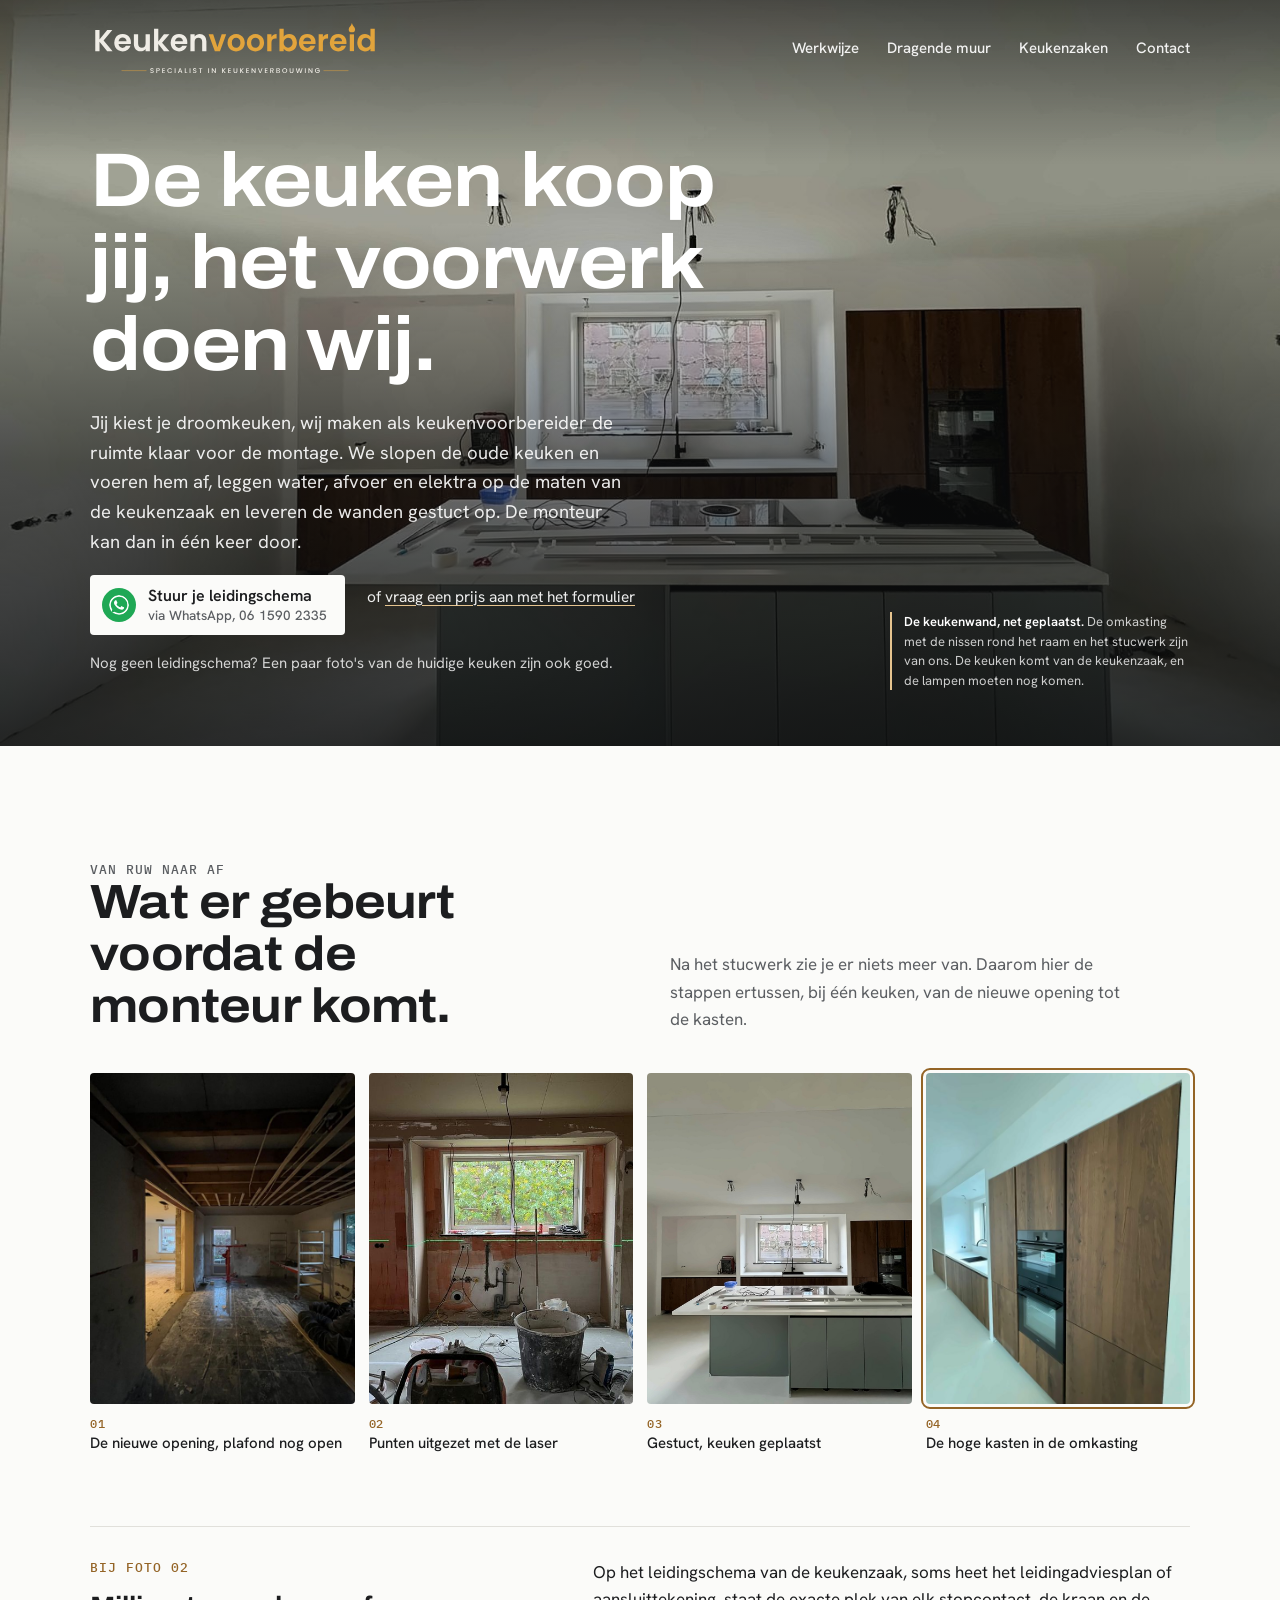
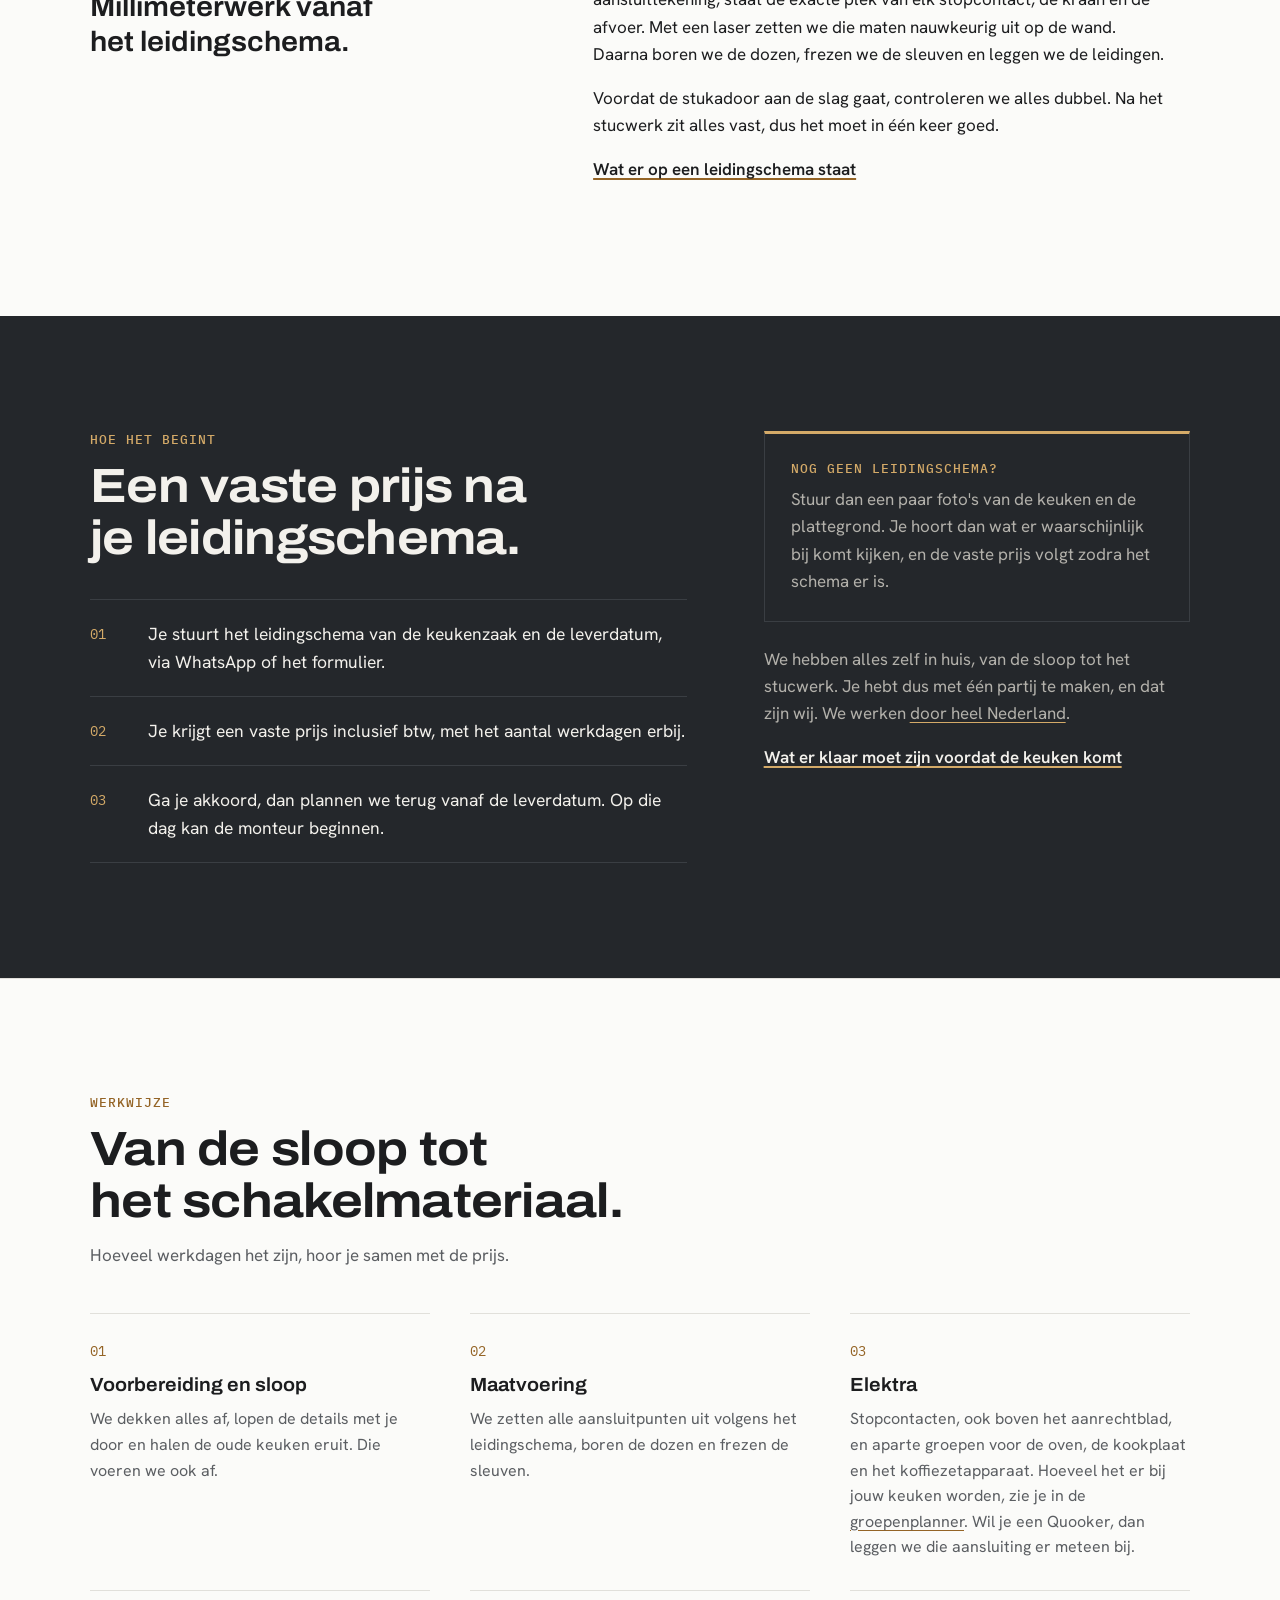
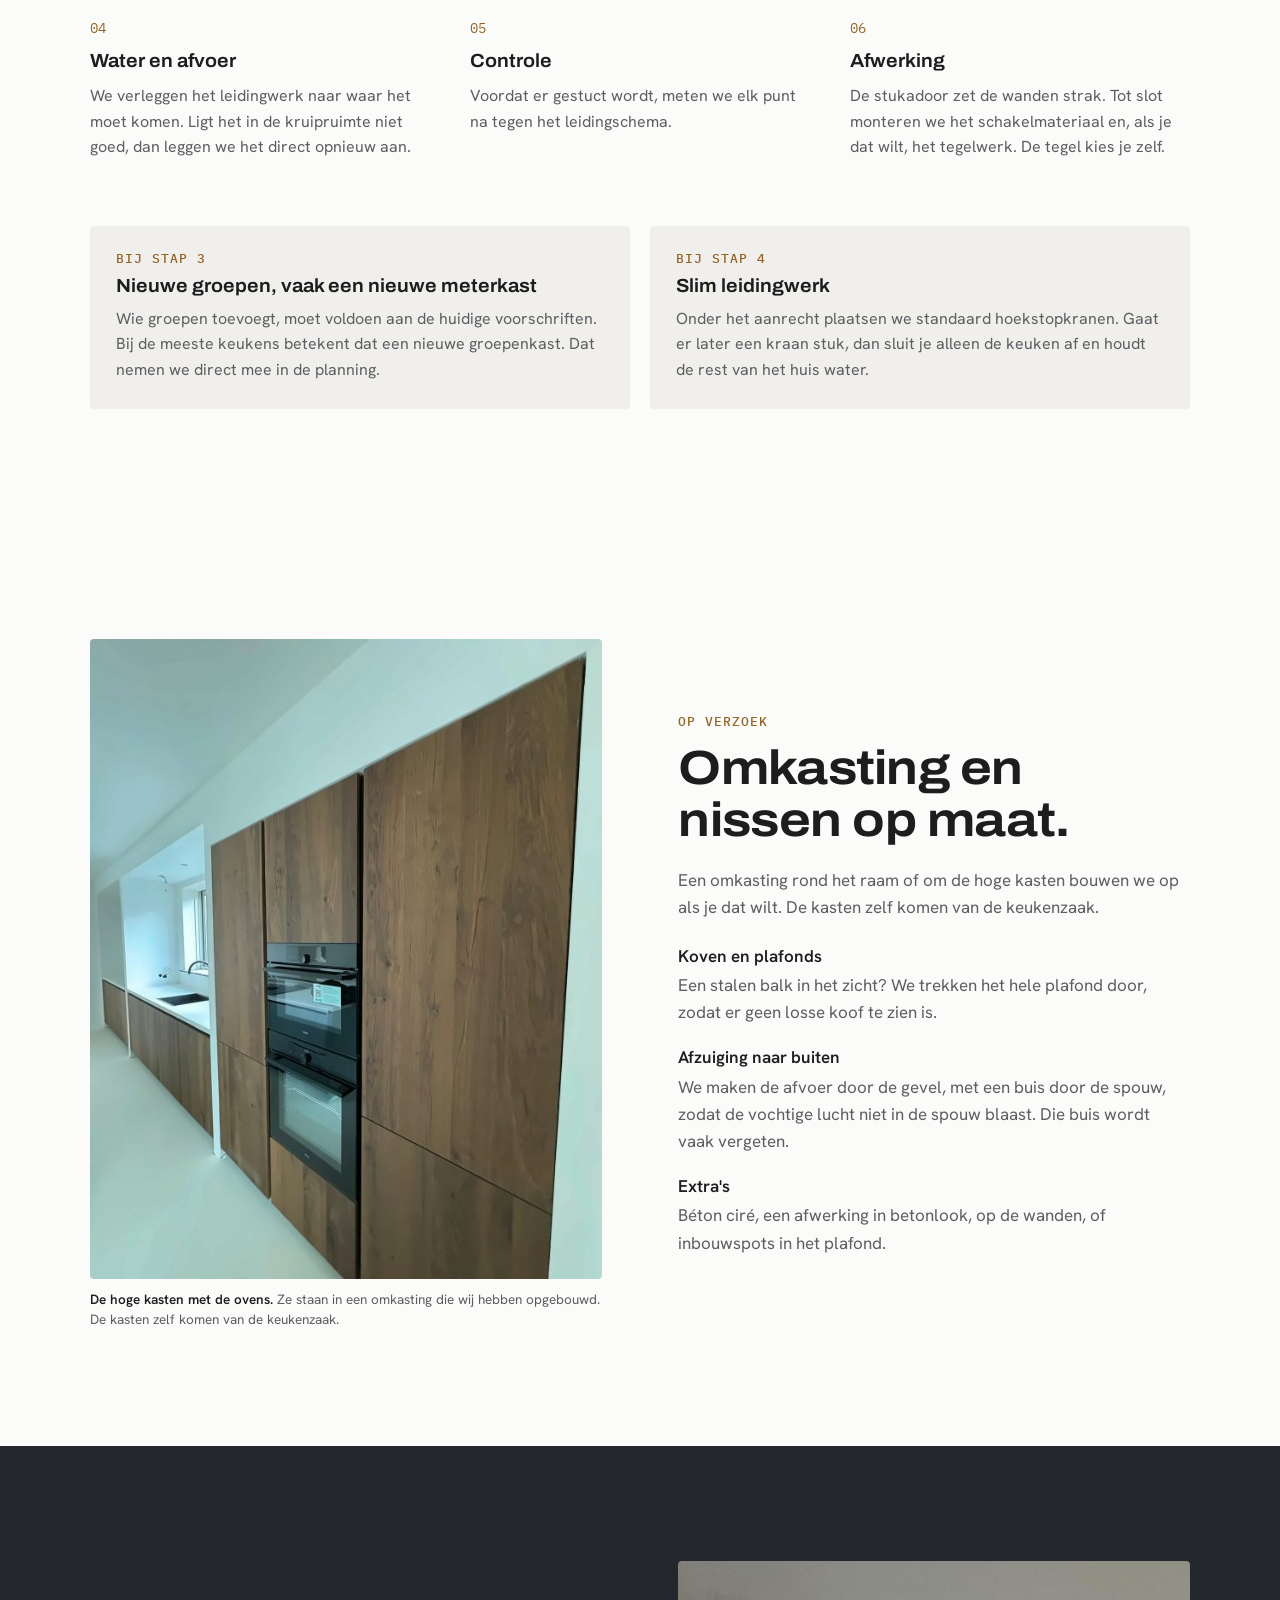
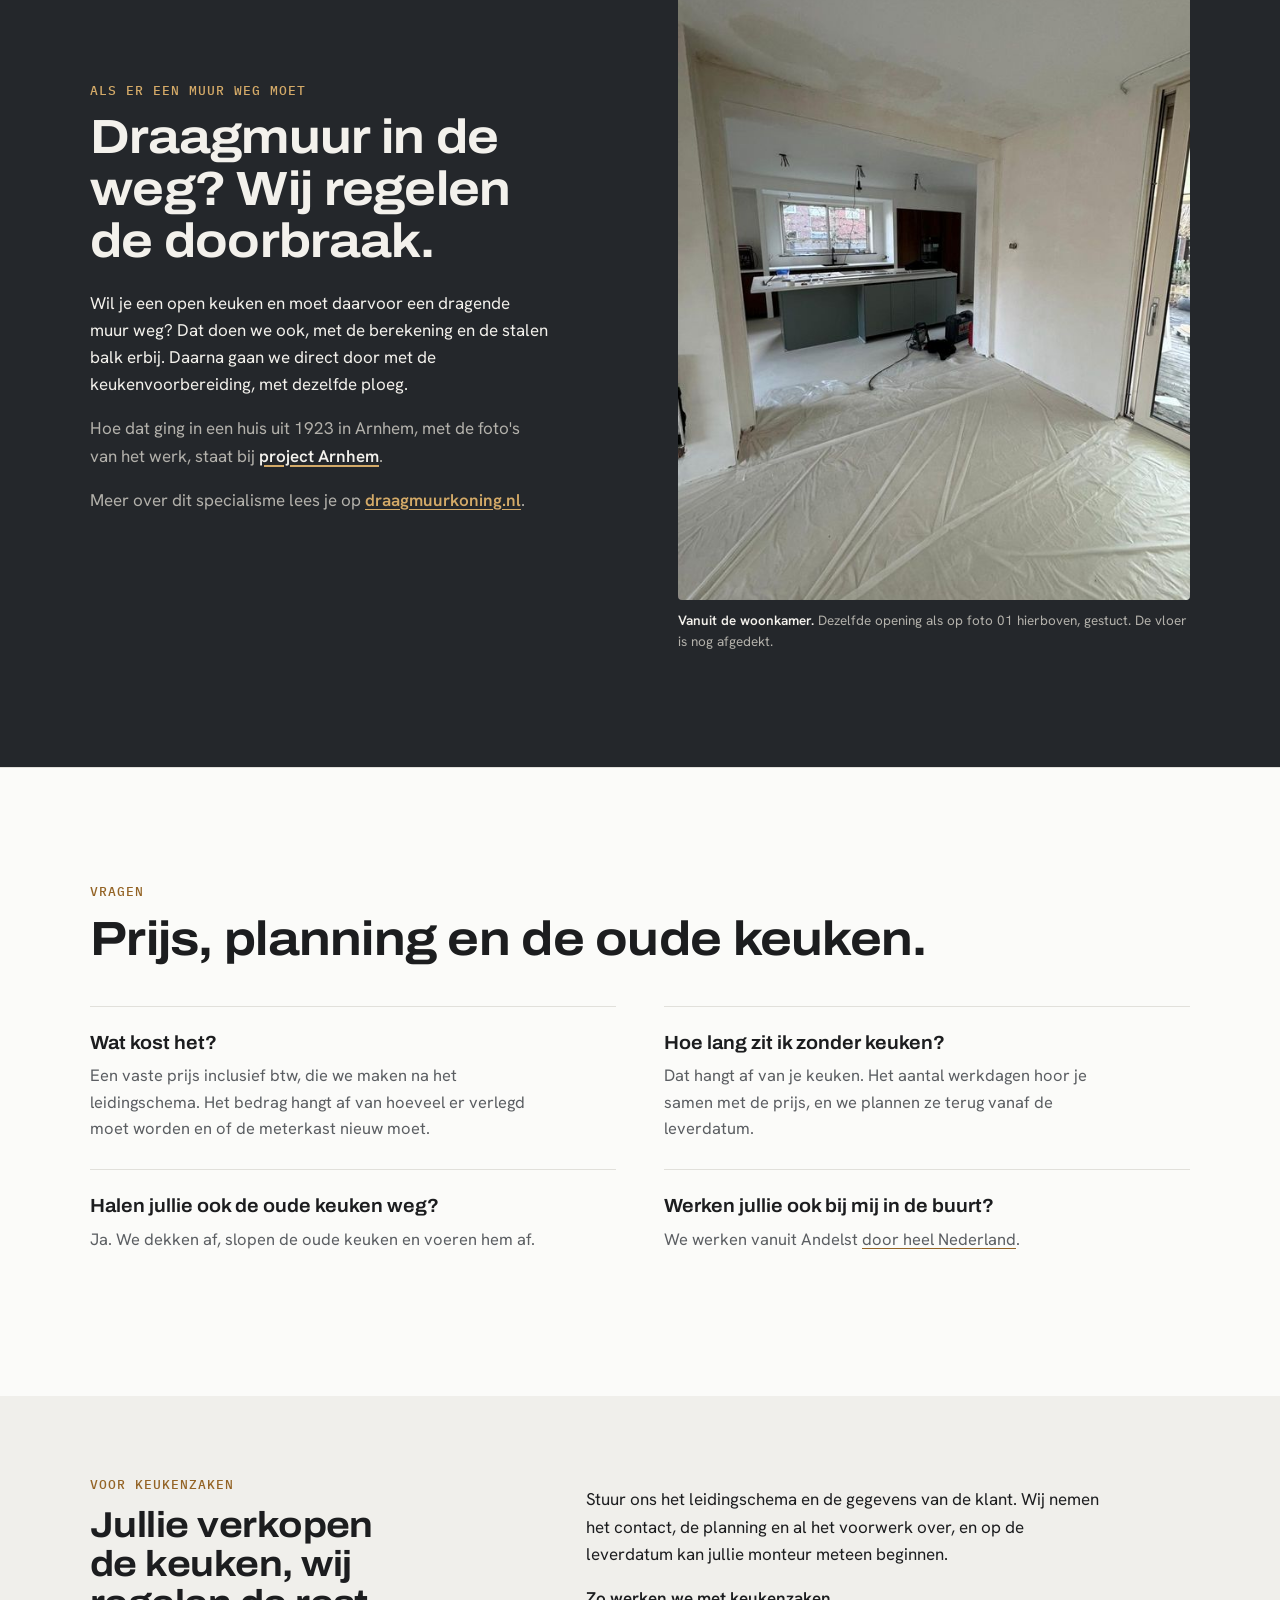
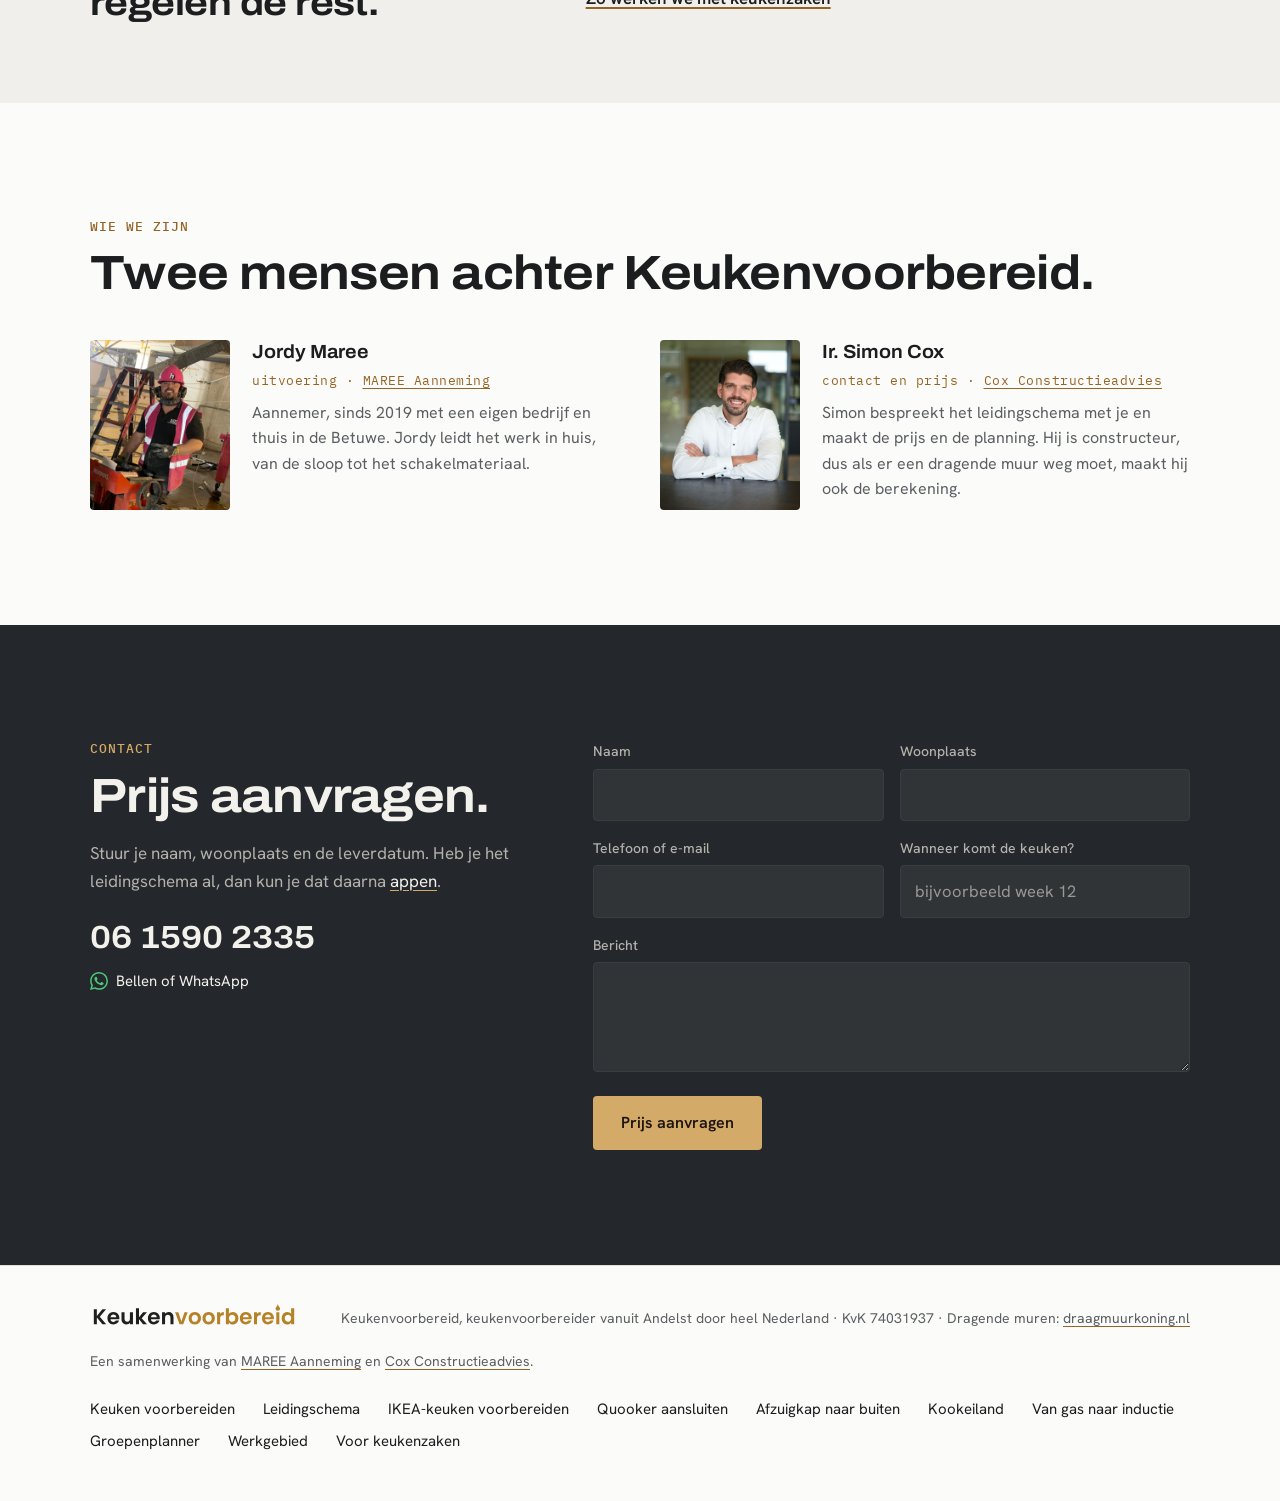
<file: index.html>
<!doctype html>
<html lang="nl">
<head>
<meta charset="utf-8">
<meta name="viewport" content="width=device-width, initial-scale=1">
<title>Keuken laten voorbereiden door een keukenvoorbereider</title>
<meta name="description" content="Keukenvoorbereider vanuit Andelst, door heel Nederland. De keuken koop jij, het voorwerk doen wij: sloop, elektra, water en afvoer, stucwerk en tegels.">
<link rel="canonical" href="https://www.keukenvoorbereid.nl/">
<meta property="og:type" content="website">
<meta property="og:site_name" content="Keukenvoorbereid">
<meta property="og:title" content="Keuken laten voorbereiden door een keukenvoorbereider">
<meta property="og:description" content="Keukenvoorbereider vanuit Andelst, door heel Nederland. De keuken koop jij, het voorwerk doen wij: sloop, elektra, water en afvoer, stucwerk en tegels.">
<meta property="og:locale" content="nl_NL">
<meta property="og:url" content="https://www.keukenvoorbereid.nl/">
<meta property="og:image" content="https://www.keukenvoorbereid.nl/images/og_keukenwand.jpg">
<meta property="og:image:width" content="1200">
<meta property="og:image:height" content="630">
<meta name="twitter:card" content="summary_large_image">
<link rel="icon" type="image/svg+xml" href="/favicon.svg">
<script type="application/ld+json">
{
  "@context": "https://schema.org",
  "@graph": [
    {
      "@type": "HomeAndConstructionBusiness",
      "@id": "https://www.keukenvoorbereid.nl/#bedrijf",
      "name": "Keukenvoorbereid",
      "slogan": "De keuken koop jij, het voorwerk doen wij",
      "founder": [
        { "@type": "Person", "name": "Jordy Maree", "jobTitle": "Aannemer", "worksFor": { "@type": "Organization", "name": "MAREE Aanneming", "url": "https://www.aannemingmaree.nl/" } },
        { "@type": "Person", "name": "Simon Cox", "honorificPrefix": "ir.", "jobTitle": "Constructeur", "worksFor": { "@type": "Organization", "name": "Cox Constructieadvies", "url": "https://www.coxadvies.nl/" } }
      ],
      "url": "https://www.keukenvoorbereid.nl/",
      "sameAs": [
        "https://maps.google.com/?cid=17002406872122337202"
      ],
      "telephone": "+31615902335",
      "address": { "@type": "PostalAddress", "addressLocality": "Andelst", "addressRegion": "Gelderland", "addressCountry": "NL" },
      "logo": "https://www.keukenvoorbereid.nl/images/logo/logo_kv_donker.png",
      "image": "https://www.keukenvoorbereid.nl/images/og_keukenwand.jpg",
      "description": "Keukenvoorbereid is keukenvoorbereider vanuit Andelst en maakt de ruimte klaar voor de montage van een nieuwe keuken: sloop en afvoer van de oude keuken, elektra en meterkast, water en afvoer, stucwerk, tegels en schakelmateriaal, volgens het leidingschema van de keukenzaak.",
      "areaServed": {
        "@type": "Country",
        "name": "Nederland"
      },
      "knowsAbout": [
        "keukenvoorbereiding",
        "leidingschema",
        "keukensloop",
        "meterkast",
        "perilex",
        "hoekstopkranen",
        "standbouw",
        "dragende muur doorbreken"
      ],
      "hasOfferCatalog": {
        "@type": "OfferCatalog",
        "name": "Keukenvoorbereiding",
        "itemListElement": [
          {
            "@type": "Offer",
            "itemOffered": {
              "@type": "Service",
              "name": "Sloop en afvoer van de oude keuken"
            }
          },
          {
            "@type": "Offer",
            "itemOffered": {
              "@type": "Service",
              "name": "Elektra, groepen en meterkast"
            }
          },
          {
            "@type": "Offer",
            "itemOffered": {
              "@type": "Service",
              "name": "Water en afvoer volgens het leidingschema"
            }
          },
          {
            "@type": "Offer",
            "itemOffered": {
              "@type": "Service",
              "name": "Stucwerk"
            }
          },
          {
            "@type": "Offer",
            "itemOffered": {
              "@type": "Service",
              "name": "Tegelwerk"
            }
          },
          {
            "@type": "Offer",
            "itemOffered": {
              "@type": "Service",
              "name": "Schakelmateriaal leveren en monteren"
            }
          },
          {
            "@type": "Offer",
            "itemOffered": {
              "@type": "Service",
              "name": "Standbouw en omkasting"
            }
          },
          {
            "@type": "Offer",
            "itemOffered": {
              "@type": "Service",
              "name": "Dragende muur doorbreken",
              "url": "https://www.draagmuurkoning.nl/"
            }
          }
        ]
      }
    },
    {
      "@type": "WebSite",
      "@id": "https://www.keukenvoorbereid.nl/#website",
      "name": "Keukenvoorbereid",
      "url": "https://www.keukenvoorbereid.nl/",
      "inLanguage": "nl-NL",
      "publisher": {
        "@id": "https://www.keukenvoorbereid.nl/#bedrijf"
      }
    },
    {
      "@type": "Service",
      "@id": "https://www.keukenvoorbereid.nl/#keukenvoorbereiding",
      "name": "Keuken voorbereiden voor montage",
      "serviceType": "Keukenvoorbereiding",
      "provider": {
        "@id": "https://www.keukenvoorbereid.nl/#bedrijf"
      },
      "areaServed": {
        "@type": "Country",
        "name": "Nederland"
      },
      "audience": {
        "@type": "Audience",
        "audienceType": "Particulieren met een nieuwe keuken"
      }
    },
    {
      "@type": "FAQPage",
      "@id": "https://www.keukenvoorbereid.nl/#vragen",
      "inLanguage": "nl-NL",
      "isPartOf": { "@id": "https://www.keukenvoorbereid.nl/#website" },
      "mainEntity": [
        { "@type": "Question", "name": "Wat kost het?", "acceptedAnswer": { "@type": "Answer", "text": "Een vaste prijs inclusief btw, die we maken na het leidingschema. Het bedrag hangt af van hoeveel er verlegd moet worden en of de meterkast nieuw moet." } },
        { "@type": "Question", "name": "Hoe lang zit ik zonder keuken?", "acceptedAnswer": { "@type": "Answer", "text": "Dat hangt af van je keuken. Het aantal werkdagen hoor je samen met de prijs, en we plannen ze terug vanaf de leverdatum." } },
        { "@type": "Question", "name": "Halen jullie ook de oude keuken weg?", "acceptedAnswer": { "@type": "Answer", "text": "Ja. We dekken af, slopen de oude keuken en voeren hem af." } },
        { "@type": "Question", "name": "Werken jullie ook bij mij in de buurt?", "acceptedAnswer": { "@type": "Answer", "text": "We werken vanuit Andelst door heel Nederland." } }
      ]
    }
  ]
}
</script>
<link rel="preconnect" href="https://fonts.googleapis.com">
<link rel="preconnect" href="https://fonts.gstatic.com" crossorigin>
<link href="https://fonts.googleapis.com/css2?family=Archivo:wdth,wght@100..125,400..800&family=Hanken+Grotesk:wght@400;500;600&family=IBM+Plex+Mono:wght@500&display=swap" rel="stylesheet">
<link rel="stylesheet" href="/css/style.css">
</head>
<body>

<header class="kop over-foto">
  <div class="binnen">
    <a href="/"><img src="/images/logo/logo_kv_licht.svg" width="290" height="56" alt="Keukenvoorbereid, specialist in keukenverbouwing"></a>
    <nav class="menu" aria-label="Hoofdmenu">
      <a href="#werkwijze">Werkwijze</a>
      <a href="#dragende-muur">Dragende muur</a>
      <a href="/keukenzaken/">Keukenzaken</a>
      <a href="#contact">Contact</a>
    </nav>
    <div class="kop-contact">
      <a class="rond wa" data-goatcounter-click="wa-kop" href="https://wa.me/31615902335?text=Hallo%2C%20ik%20wil%20mijn%20keuken%20laten%20voorbereiden.%0A%0APlaats%3A%20%0ALeverdatum%20van%20de%20keuken%3A%20%0A%0AHet%20leidingschema%20stuur%20ik%20hierbij%20mee." aria-label="WhatsApp naar 06 1590 2335"><svg viewBox="0 0 24 24" fill="currentColor" aria-hidden="true"><path d="M17.472 14.382c-.297-.149-1.758-.867-2.03-.967-.273-.099-.471-.148-.67.15-.197.297-.767.966-.94 1.164-.173.199-.347.223-.644.075-.297-.15-1.255-.463-2.39-1.475-.883-.788-1.48-1.761-1.653-2.059-.173-.297-.018-.458.13-.606.134-.133.298-.347.446-.52.149-.174.198-.298.298-.497.099-.198.05-.371-.025-.52-.075-.149-.669-1.612-.916-2.207-.242-.579-.487-.5-.669-.51a12.8 12.8 0 0 0-.57-.01c-.198 0-.52.074-.792.372-.272.297-1.04 1.016-1.04 2.479 0 1.462 1.065 2.875 1.213 3.074.149.198 2.096 3.2 5.077 4.487.709.306 1.262.489 1.694.625.712.227 1.36.195 1.871.118.571-.085 1.758-.719 2.006-1.413.248-.694.248-1.289.173-1.413-.074-.124-.272-.198-.57-.347m-5.421 7.403h-.004a9.87 9.87 0 0 1-5.031-1.378l-.361-.214-3.741.982.998-3.648-.235-.374a9.86 9.86 0 0 1-1.51-5.26c.001-5.45 4.436-9.884 9.888-9.884 2.64 0 5.122 1.03 6.988 2.898a9.825 9.825 0 0 1 2.893 6.994c-.003 5.45-4.437 9.884-9.885 9.884m8.413-18.297A11.815 11.815 0 0 0 12.05 0C5.495 0 .16 5.335.157 11.892c0 2.096.547 4.142 1.588 5.945L.057 24l6.305-1.654a11.882 11.882 0 0 0 5.683 1.448h.005c6.554 0 11.89-5.335 11.893-11.893a11.821 11.821 0 0 0-3.48-8.413Z"/></svg></a>
      <a class="rond bel" data-goatcounter-click="bel-kop" href="tel:+31615902335" aria-label="Bel 06 1590 2335"><svg viewBox="0 0 24 24" fill="none" stroke="currentColor" stroke-width="1.8" stroke-linecap="round" stroke-linejoin="round" aria-hidden="true"><path d="M22 16.92v3a2 2 0 0 1-2.18 2 19.79 19.79 0 0 1-8.63-3.07 19.5 19.5 0 0 1-6-6 19.79 19.79 0 0 1-3.07-8.67A2 2 0 0 1 4.11 2h3a2 2 0 0 1 2 1.72c.13.96.36 1.9.7 2.81a2 2 0 0 1-.45 2.11L8.09 9.91a16 16 0 0 0 6 6l1.27-1.27a2 2 0 0 1 2.11-.45c.91.34 1.85.57 2.81.7A2 2 0 0 1 22 16.92z"/></svg></a>
    </div>
  </div>
</header>

<main>

  <section class="opening foto">
    <picture>
      <source media="(max-width: 860px)" srcset="/images/foto/4_hoge_kasten.jpg 1200w, /images/foto/groot/4_hoge_kasten.jpg 1800w" sizes="100vw" width="1200" height="1600">
      <img src="/images/foto/3_wand_klaar.jpg" srcset="/images/foto/klein/3_wand_klaar.jpg 800w, /images/foto/3_wand_klaar.jpg 1600w, /images/foto/groot/3_wand_klaar.jpg 2400w" sizes="100vw" alt="Een lichte, gestucte keukenruimte met donkere houten kasten tegen de achterwand, een spoelbak onder het raam in een witte omkasting met nissen, en een kookeiland op de voorgrond." width="1600" height="1200" fetchpriority="high">
    </picture>
    <video class="kopvideo" muted loop playsinline preload="none" aria-hidden="true" tabindex="-1" data-src="/video/kop.mp4"></video>
    <script>
    (function () {
      var v = document.querySelector('.kopvideo');
      if (!v || !window.matchMedia) return;
      if (!matchMedia('(min-width: 861px)').matches || matchMedia('(prefers-reduced-motion: reduce)').matches) return;
      if (navigator.connection && navigator.connection.saveData) return;
      window.addEventListener('load', function () {
        v.addEventListener('playing', function () { v.classList.add('speelt'); v.parentNode.classList.add('video-speelt'); }, { once: true });
        v.src = v.getAttribute('data-src');
        var p = v.play();
        if (p && p.catch) p.catch(function () {});
      });
    })();
    </script>
    <div class="binnen">
      <div class="tekst">
        <h1>De keuken koop jij, het voorwerk doen wij.</h1>
        <p class="intro">Jij kiest je droomkeuken, wij maken als keukenvoorbereider de ruimte klaar voor de montage. We slopen de oude keuken en voeren hem af, leggen water, afvoer en elektra op de maten van de keukenzaak en leveren de wanden gestuct op. De monteur kan dan in één keer door.</p>
        <div class="knoppen">
          <a class="knop wa" data-goatcounter-click="wa-opening" href="https://wa.me/31615902335?text=Hallo%2C%20ik%20wil%20mijn%20keuken%20laten%20voorbereiden.%0A%0APlaats%3A%20%0ALeverdatum%20van%20de%20keuken%3A%20%0A%0AHet%20leidingschema%20stuur%20ik%20hierbij%20mee."><svg class="ico" viewBox="0 0 24 24" fill="currentColor" aria-hidden="true"><path d="M17.472 14.382c-.297-.149-1.758-.867-2.03-.967-.273-.099-.471-.148-.67.15-.197.297-.767.966-.94 1.164-.173.199-.347.223-.644.075-.297-.15-1.255-.463-2.39-1.475-.883-.788-1.48-1.761-1.653-2.059-.173-.297-.018-.458.13-.606.134-.133.298-.347.446-.52.149-.174.198-.298.298-.497.099-.198.05-.371-.025-.52-.075-.149-.669-1.612-.916-2.207-.242-.579-.487-.5-.669-.51a12.8 12.8 0 0 0-.57-.01c-.198 0-.52.074-.792.372-.272.297-1.04 1.016-1.04 2.479 0 1.462 1.065 2.875 1.213 3.074.149.198 2.096 3.2 5.077 4.487.709.306 1.262.489 1.694.625.712.227 1.36.195 1.871.118.571-.085 1.758-.719 2.006-1.413.248-.694.248-1.289.173-1.413-.074-.124-.272-.198-.57-.347m-5.421 7.403h-.004a9.87 9.87 0 0 1-5.031-1.378l-.361-.214-3.741.982.998-3.648-.235-.374a9.86 9.86 0 0 1-1.51-5.26c.001-5.45 4.436-9.884 9.888-9.884 2.64 0 5.122 1.03 6.988 2.898a9.825 9.825 0 0 1 2.893 6.994c-.003 5.45-4.437 9.884-9.885 9.884m8.413-18.297A11.815 11.815 0 0 0 12.05 0C5.495 0 .16 5.335.157 11.892c0 2.096.547 4.142 1.588 5.945L.057 24l6.305-1.654a11.882 11.882 0 0 0 5.683 1.448h.005c6.554 0 11.89-5.335 11.893-11.893a11.821 11.821 0 0 0-3.48-8.413Z"/></svg><span>Stuur je leidingschema<small>via WhatsApp, 06 1590 2335</small></span></a>
          <p class="tweede">of <a data-goatcounter-click="formulier-opening" href="#contact">vraag een prijs aan met het formulier</a></p>
        </div>
        <p class="zonder-schema">Nog geen leidingschema? Een paar foto's van de huidige keuken zijn ook goed.</p>
      </div>
      <p class="fotonoot alleen-breed"><b>De keukenwand, net geplaatst.</b> De omkasting met de nissen rond het raam en het stucwerk zijn van ons. De keuken komt van de keukenzaak, en de lampen moeten nog komen.</p>
      <p class="fotonoot alleen-smal"><b>De hoge kasten met de ovens.</b> De omkasting eromheen hebben wij opgebouwd, de kasten komen van de keukenzaak.</p>
    </div>
  </section>

  <section class="rauw">
    <div class="binnen">
      <div class="kopregel">
        <div>
          <p class="maat">van ruw naar af</p>
          <h2>Wat er gebeurt voordat de monteur komt.</h2>
        </div>
        <p>Na het stucwerk zie je er niets meer van. Daarom hier de stappen ertussen, bij één keuken, van de nieuwe opening tot de kasten.</p>
      </div>
      <ol class="strook">
        <li><figure><img src="/images/foto/1_na_de_doorbraak.jpg" srcset="/images/foto/klein/1_na_de_doorbraak.jpg 600w, /images/foto/1_na_de_doorbraak.jpg 1200w" sizes="(max-width: 860px) 66vw, 300px" alt="Een nieuwe opening in een muur, met een open plafond waarin het regelwerk zit." width="1200" height="1600" loading="lazy"><figcaption><span class="label">01</span>De nieuwe opening, plafond nog open</figcaption></figure></li>
        <li><figure><img src="/images/foto/2_wand_punten_uitgezet.jpg" srcset="/images/foto/klein/2_wand_punten_uitgezet.jpg 800w, /images/foto/2_wand_punten_uitgezet.jpg 1600w" sizes="(max-width: 860px) 66vw, 300px" alt="Een keukenwand met een laserlijn, dozen voor stopcontacten, water en afvoer op hoogte en een omkasting met nissen rond het raam." width="1600" height="1200" loading="lazy"><figcaption><span class="label">02</span>Punten uitgezet met de laser</figcaption></figure></li>
        <li><figure><img src="/images/foto/3_wand_klaar.jpg" srcset="/images/foto/klein/3_wand_klaar.jpg 800w, /images/foto/3_wand_klaar.jpg 1600w" sizes="(max-width: 860px) 66vw, 300px" alt="Dezelfde wand gestuct, met de keuken geplaatst." width="1600" height="1200" loading="lazy"><figcaption><span class="label">03</span>Gestuct, keuken geplaatst</figcaption></figure></li>
        <li><figure><img src="/images/foto/4_hoge_kasten.jpg" srcset="/images/foto/klein/4_hoge_kasten.jpg 600w, /images/foto/4_hoge_kasten.jpg 1200w" sizes="(max-width: 860px) 66vw, 300px" alt="Hoge kasten in donker hout met twee inbouwovens, ingebouwd in een witte omkasting." width="1200" height="1600" loading="lazy"><figcaption><span class="label">04</span>De hoge kasten in de omkasting</figcaption></figure></li>
      </ol>
      <div class="uitleg">
        <div>
          <p class="maat">bij foto 02</p>
          <h3>Millimeterwerk vanaf het leidingschema.</h3>
        </div>
        <div>
          <p>Op het leidingschema van de keukenzaak, soms heet het leidingadviesplan of aansluittekening, staat de exacte plek van elk stopcontact, de kraan en de afvoer. Met een laser zetten we die maten nauwkeurig uit op de wand. Daarna boren we de dozen, frezen we de sleuven en leggen we de leidingen.</p>
          <p>Voordat de stukadoor aan de slag gaat, controleren we alles dubbel. Na het stucwerk zit alles vast, dus het moet in één keer goed.</p>
          <p><a class="verder-link" href="/leidingschema/">Wat er op een leidingschema staat</a></p>
        </div>
      </div>
    </div>
  </section>

  <section class="start diep" id="hoe-het-begint">
    <div class="binnen raster">
      <div>
        <p class="maat">hoe het begint</p>
        <h2>Een vaste prijs na je leidingschema.</h2>
        <ol class="stappen">
          <li><span>Je stuurt het leidingschema van de keukenzaak en de leverdatum, via WhatsApp of het formulier.</span></li>
          <li><span>Je krijgt een vaste prijs inclusief btw, met het aantal werkdagen erbij.</span></li>
          <li><span>Ga je akkoord, dan plannen we terug vanaf de leverdatum. Op die dag kan de monteur beginnen.</span></li>
        </ol>
      </div>
      <div class="zij">
        <div class="kader">
          <span class="label">nog geen leidingschema?</span>
          <p>Stuur dan een paar foto's van de keuken en de plattegrond. Je hoort dan wat er waarschijnlijk bij komt kijken, en de vaste prijs volgt zodra het schema er is.</p>
        </div>
        <p>We hebben alles zelf in huis, van de sloop tot het stucwerk. Je hebt dus met één partij te maken, en dat zijn wij. We werken <a href="/werkgebied/">door heel Nederland</a>.</p>
        <p><a class="verder-link" href="/keuken-voorbereiden/">Wat er klaar moet zijn voordat de keuken komt</a></p>
      </div>
    </div>
  </section>

  <section class="werk" id="werkwijze">
    <div class="binnen">
      <div class="kopregel">
        <p class="maat">werkwijze</p>
        <h2>Van de sloop tot het schakelmateriaal.</h2>
        <p>Hoeveel werkdagen het zijn, hoor je samen met de prijs.</p>
      </div>
      <ol class="stappen6">
        <li><h3>Voorbereiding en sloop</h3><p>We dekken alles af, lopen de details met je door en halen de oude keuken eruit. Die voeren we ook af.</p></li>
        <li><h3>Maatvoering</h3><p>We zetten alle aansluitpunten uit volgens het leidingschema, boren de dozen en frezen de sleuven.</p></li>
        <li><h3>Elektra</h3><p>Stopcontacten, ook boven het aanrechtblad, en aparte groepen voor de oven, de kookplaat en het koffiezetapparaat. Hoeveel het er bij jouw keuken worden, zie je in de <a href="/groepen-keuken/">groepenplanner</a>. Wil je een Quooker, dan leggen we die aansluiting er meteen bij.</p></li>
        <li><h3>Water en afvoer</h3><p>We verleggen het leidingwerk naar waar het moet komen. Ligt het in de kruipruimte niet goed, dan leggen we het direct opnieuw aan.</p></li>
        <li><h3>Controle</h3><p>Voordat er gestuct wordt, meten we elk punt na tegen het leidingschema.</p></li>
        <li><h3>Afwerking</h3><p>De stukadoor zet de wanden strak. Tot slot monteren we het schakelmateriaal en, als je dat wilt, het tegelwerk. De tegel kies je zelf.</p></li>
      </ol>
      <div class="tips">
        <div class="notitie">
          <span class="label">bij stap 3</span>
          <h3>Nieuwe groepen, vaak een nieuwe meterkast</h3>
          <p>Wie groepen toevoegt, moet voldoen aan de huidige voorschriften. Bij de meeste keukens betekent dat een nieuwe groepenkast. Dat nemen we direct mee in de planning.</p>
        </div>
        <div class="notitie">
          <span class="label">bij stap 4</span>
          <h3>Slim leidingwerk</h3>
          <p>Onder het aanrecht plaatsen we standaard hoekstopkranen. Gaat er later een kraan stuk, dan sluit je alleen de keuken af en houdt de rest van het huis water.</p>
        </div>
      </div>
    </div>
  </section>

  <section class="verzoek" id="op-verzoek">
    <div class="binnen raster">
      <figure>
        <img src="/images/foto/4_hoge_kasten.jpg" srcset="/images/foto/klein/4_hoge_kasten.jpg 600w, /images/foto/4_hoge_kasten.jpg 1200w" sizes="(max-width: 860px) 100vw, 560px" alt="Hoge kasten in donker hout met twee inbouwovens, ingebouwd in een witte omkasting." width="1200" height="1600" loading="lazy">
        <figcaption class="onderschrift"><b>De hoge kasten met de ovens.</b> Ze staan in een omkasting die wij hebben opgebouwd. De kasten zelf komen van de keukenzaak.</figcaption>
      </figure>
      <div>
        <p class="maat">op verzoek</p>
        <h2>Omkasting en nissen op maat.</h2>
        <p class="verder">Een omkasting rond het raam of om de hoge kasten bouwen we op als je dat wilt. De kasten zelf komen van de keukenzaak.</p>
        <dl>
          <dt>Koven en plafonds</dt>
          <dd>Een stalen balk in het zicht? We trekken het hele plafond door, zodat er geen losse koof te zien is.</dd>
          <dt>Afzuiging naar buiten</dt>
          <dd>We maken de afvoer door de gevel, met een buis door de spouw, zodat de vochtige lucht niet in de spouw blaast. Die buis wordt vaak vergeten.</dd>
          <dt>Extra's</dt>
          <dd>Béton ciré, een afwerking in betonlook, op de wanden, of inbouwspots in het plafond.</dd>
        </dl>
      </div>
    </div>
  </section>

  <section class="muur" id="dragende-muur">
    <div class="binnen raster">
      <div>
        <p class="maat">als er een muur weg moet</p>
        <h2>Draagmuur in de weg? Wij regelen de doorbraak.</h2>
        <p>Wil je een open keuken en moet daarvoor een dragende muur weg? Dat doen we ook, met de berekening en de stalen balk erbij. Daarna gaan we direct door met de keukenvoorbereiding, met dezelfde ploeg.</p>
        <p>Hoe dat ging in een huis uit 1923 in Arnhem, met de foto's van het werk, staat bij <a class="verder-link" href="/projecten/arnhem/">project Arnhem</a>.</p>
        <p>Meer over dit specialisme lees je op <a class="site" href="https://www.draagmuurkoning.nl/">draagmuurkoning.nl</a>.</p>
      </div>
      <figure>
        <img src="/images/foto/6_doorkijk_woonkamer.jpg" srcset="/images/foto/klein/6_doorkijk_woonkamer.jpg 600w, /images/foto/6_doorkijk_woonkamer.jpg 1200w" sizes="(max-width: 860px) 100vw, 560px" alt="Vanuit de woonkamer, waar de vloer met folie is afgedekt, door de gestucte opening naar de keuken met het eiland." width="1200" height="1600" loading="lazy">
        <figcaption class="onderschrift"><b>Vanuit de woonkamer.</b> Dezelfde opening als op foto 01 hierboven, gestuct. De vloer is nog afgedekt.</figcaption>
      </figure>
    </div>
  </section>

  <section class="vragen" id="vragen">
    <div class="binnen">
      <p class="maat">vragen</p>
      <h2>Prijs, planning en de oude keuken.</h2>
      <div class="lijst">
        <div>
          <h3>Wat kost het?</h3>
          <p>Een vaste prijs inclusief btw, die we maken na het leidingschema. Het bedrag hangt af van hoeveel er verlegd moet worden en of de meterkast nieuw moet.</p>
        </div>
        <div>
          <h3>Hoe lang zit ik zonder keuken?</h3>
          <p>Dat hangt af van je keuken. Het aantal werkdagen hoor je samen met de prijs, en we plannen ze terug vanaf de leverdatum.</p>
        </div>
        <div>
          <h3>Halen jullie ook de oude keuken weg?</h3>
          <p>Ja. We dekken af, slopen de oude keuken en voeren hem af.</p>
        </div>
        <div>
          <h3>Werken jullie ook bij mij in de buurt?</h3>
          <p>We werken vanuit Andelst <a href="/werkgebied/">door heel Nederland</a>.</p>
        </div>
      </div>
    </div>
  </section>

  <section class="zakenblok" id="keukenzaken">
    <div class="binnen raster">
      <div>
        <p class="maat">voor keukenzaken</p>
        <h2>Jullie verkopen de keuken, wij regelen de rest.</h2>
      </div>
      <div>
        <p>Stuur ons het leidingschema en de gegevens van de klant. Wij nemen het contact, de planning en al het voorwerk over, en op de leverdatum kan jullie monteur meteen beginnen.</p>
        <p><a class="verder-link" href="/keukenzaken/">Zo werken we met keukenzaken</a></p>
      </div>
    </div>
  </section>

  <section class="wie" id="wie-we-zijn">
    <div class="binnen">
      <p class="maat">wie we zijn</p>
      <h2>Twee mensen achter Keukenvoorbereid.</h2>
      <div class="team">
        <div class="lid">
          <img src="/images/team/jordy.jpg" alt="Jordy Maree aan het werk met de zaagmachine" width="800" height="800" loading="lazy">
          <div>
            <h3>Jordy Maree</h3>
            <p class="rol">uitvoering · <a href="https://www.aannemingmaree.nl/">MAREE Aanneming</a></p>
            <p>Aannemer, sinds 2019 met een eigen bedrijf en thuis in de Betuwe. Jordy leidt het werk in huis, van de sloop tot het schakelmateriaal.</p>
          </div>
        </div>
        <div class="lid">
          <img src="/images/team/simon.jpg" alt="Ir. Simon Cox" width="800" height="1202" loading="lazy" style="object-position: 50% 25%">
          <div>
            <h3>Ir. Simon Cox</h3>
            <p class="rol">contact en prijs · <a href="https://www.coxadvies.nl/">Cox Constructieadvies</a></p>
            <p>Simon bespreekt het leidingschema met je en maakt de prijs en de planning. Hij is constructeur, dus als er een dragende muur weg moet, maakt hij ook de berekening.</p>
          </div>
        </div>
      </div>
    </div>
  </section>

  <section class="contact" id="contact">
    <div class="binnen">
      <div class="vlak">
        <div>
          <p class="maat"><span>contact</span></p>
          <h2>Prijs aanvragen.</h2>
          <p>Stuur je naam, woonplaats en de leverdatum. Heb je het leidingschema al, dan kun je dat daarna <a data-goatcounter-click="wa-formulier" href="https://wa.me/31615902335?text=Hallo%2C%20ik%20heb%20net%20het%20formulier%20op%20keukenvoorbereid.nl%20ingevuld.%20Hierbij%20het%20leidingschema%20van%20de%20keukenzaak.">appen</a>.</p>
          <p class="nummer"><a data-goatcounter-click="bel-contact" href="tel:+31615902335">06 1590 2335</a></p>
          <p class="klein"><a class="wa-link" data-goatcounter-click="wa-contact" href="https://wa.me/31615902335?text=Hallo%2C%20ik%20wil%20mijn%20keuken%20laten%20voorbereiden.%0A%0APlaats%3A%20%0ALeverdatum%20van%20de%20keuken%3A%20%0A%0AHet%20leidingschema%20stuur%20ik%20hierbij%20mee."><svg class="ico" viewBox="0 0 24 24" fill="currentColor" aria-hidden="true"><path d="M17.472 14.382c-.297-.149-1.758-.867-2.03-.967-.273-.099-.471-.148-.67.15-.197.297-.767.966-.94 1.164-.173.199-.347.223-.644.075-.297-.15-1.255-.463-2.39-1.475-.883-.788-1.48-1.761-1.653-2.059-.173-.297-.018-.458.13-.606.134-.133.298-.347.446-.52.149-.174.198-.298.298-.497.099-.198.05-.371-.025-.52-.075-.149-.669-1.612-.916-2.207-.242-.579-.487-.5-.669-.51a12.8 12.8 0 0 0-.57-.01c-.198 0-.52.074-.792.372-.272.297-1.04 1.016-1.04 2.479 0 1.462 1.065 2.875 1.213 3.074.149.198 2.096 3.2 5.077 4.487.709.306 1.262.489 1.694.625.712.227 1.36.195 1.871.118.571-.085 1.758-.719 2.006-1.413.248-.694.248-1.289.173-1.413-.074-.124-.272-.198-.57-.347m-5.421 7.403h-.004a9.87 9.87 0 0 1-5.031-1.378l-.361-.214-3.741.982.998-3.648-.235-.374a9.86 9.86 0 0 1-1.51-5.26c.001-5.45 4.436-9.884 9.888-9.884 2.64 0 5.122 1.03 6.988 2.898a9.825 9.825 0 0 1 2.893 6.994c-.003 5.45-4.437 9.884-9.885 9.884m8.413-18.297A11.815 11.815 0 0 0 12.05 0C5.495 0 .16 5.335.157 11.892c0 2.096.547 4.142 1.588 5.945L.057 24l6.305-1.654a11.882 11.882 0 0 0 5.683 1.448h.005c6.554 0 11.89-5.335 11.893-11.893a11.821 11.821 0 0 0-3.48-8.413Z"/></svg>Bellen of WhatsApp</a></p>
        </div>
        <form action="https://api.web3forms.com/submit" method="POST">
          <input type="hidden" name="access_key" value="f3d34821-c289-4e35-9834-771f04f0c74a">
          <input type="hidden" name="redirect" value="https://www.keukenvoorbereid.nl/bedankt/">
          <input type="hidden" name="subject" value="Aanvraag via keukenvoorbereid.nl">
          <input type="checkbox" name="botcheck" tabindex="-1" autocomplete="off" style="display:none" aria-hidden="true">
          <div><label for="naam">Naam</label><input id="naam" name="naam" required autocomplete="name"></div>
          <div><label for="plaats">Woonplaats</label><input id="plaats" name="plaats" autocomplete="address-level2"></div>
          <div><label for="bereik">Telefoon of e-mail</label><input id="bereik" name="bereik" required></div>
          <div><label for="levering">Wanneer komt de keuken?</label><input id="levering" name="levering" placeholder="bijvoorbeeld week 12"></div>
          <div class="heel"><label for="bericht">Bericht</label><textarea id="bericht" name="bericht"></textarea></div>
          <button type="submit">Prijs aanvragen</button>
        </form>
      </div>
    </div>
  </section>

</main>

<footer>
  <div class="binnen">
    <img src="/images/logo/logo_kv_wordmerk_donker.svg" width="207" height="32" alt="Keukenvoorbereid">
    <p>Keukenvoorbereid, keukenvoorbereider vanuit Andelst door heel Nederland · KvK 74031937 · Dragende muren: <a href="https://www.draagmuurkoning.nl/">draagmuurkoning.nl</a></p>
    <p>Een samenwerking van <a href="https://www.aannemingmaree.nl/">MAREE Aanneming</a> en <a href="https://www.coxadvies.nl/">Cox Constructieadvies</a>.</p>
    <nav class="voetmenu" aria-label="Meer lezen">
      <a href="/keuken-voorbereiden/">Keuken voorbereiden</a>
      <a href="/leidingschema/">Leidingschema</a>
      <a href="/ikea-keuken-voorbereiden/">IKEA-keuken voorbereiden</a>
      <a href="/quooker-aansluiten/">Quooker aansluiten</a>
      <a href="/afzuigkap-naar-buiten/">Afzuigkap naar buiten</a>
      <a href="/kookeiland/">Kookeiland</a>
      <a href="/van-gas-naar-inductie/">Van gas naar inductie</a>
      <a href="/groepen-keuken/">Groepenplanner</a>
      <a href="/werkgebied/">Werkgebied</a>
      <a href="/keukenzaken/">Voor keukenzaken</a>
    </nav>
  </div>
</footer>

<script data-goatcounter="https://keukenvoorbereid.goatcounter.com/count" async src="https://gc.zgo.at/count.js"></script>
  <script src="/js/klik.js" defer></script>
  <script src="/js/appknop.js" defer></script>
</body>
</html>
</file>
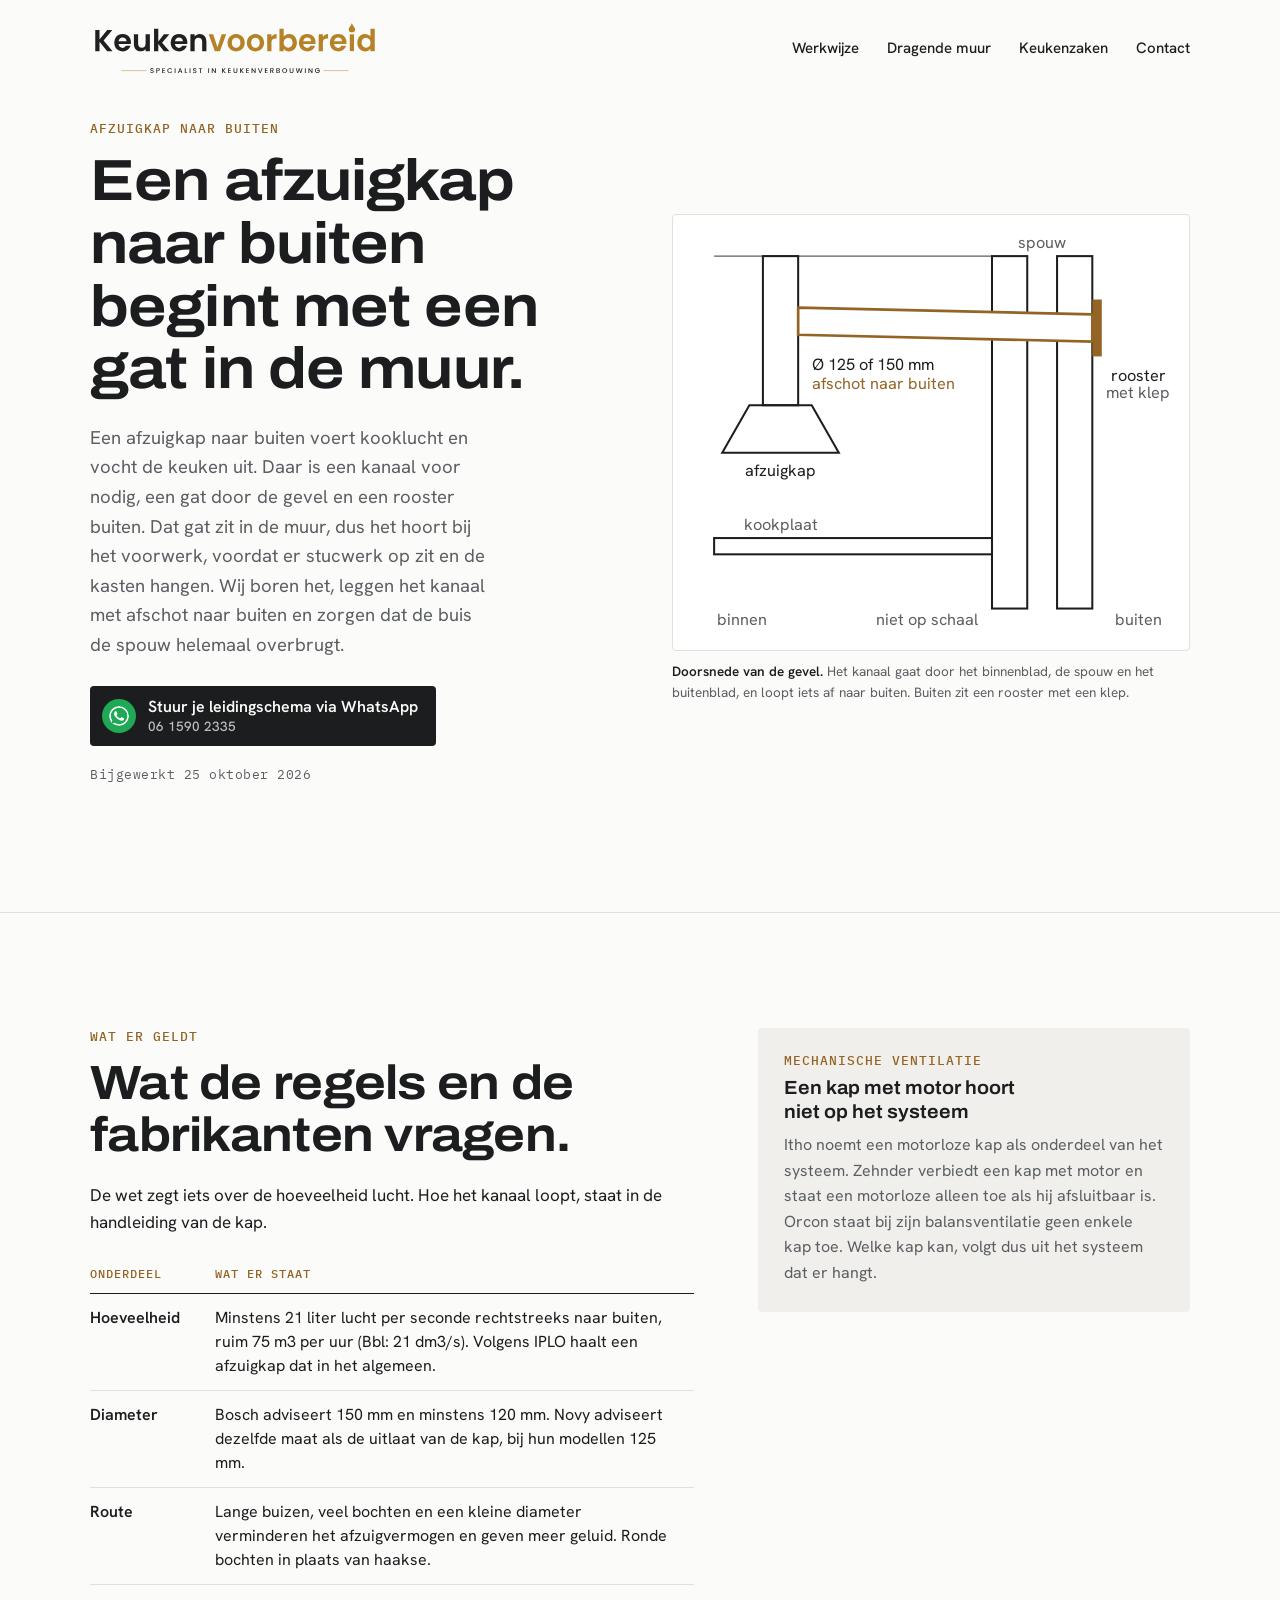
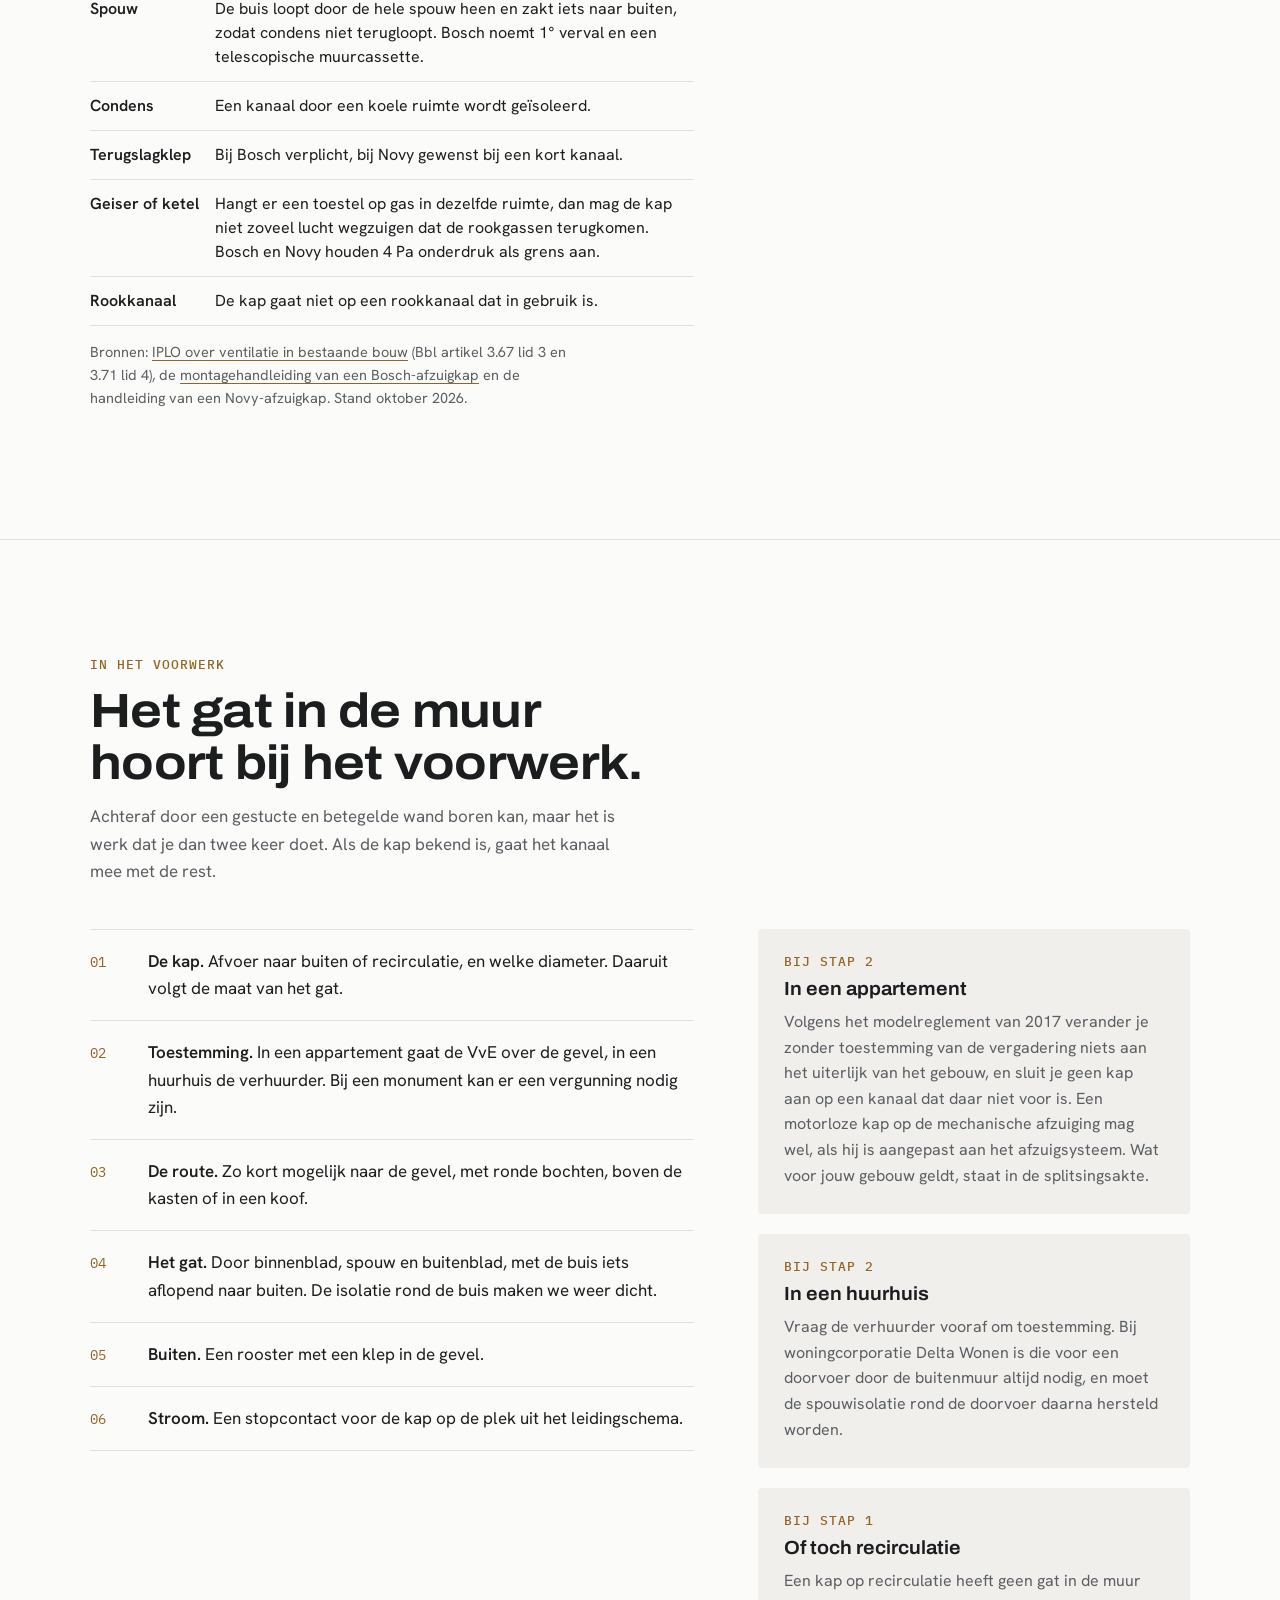
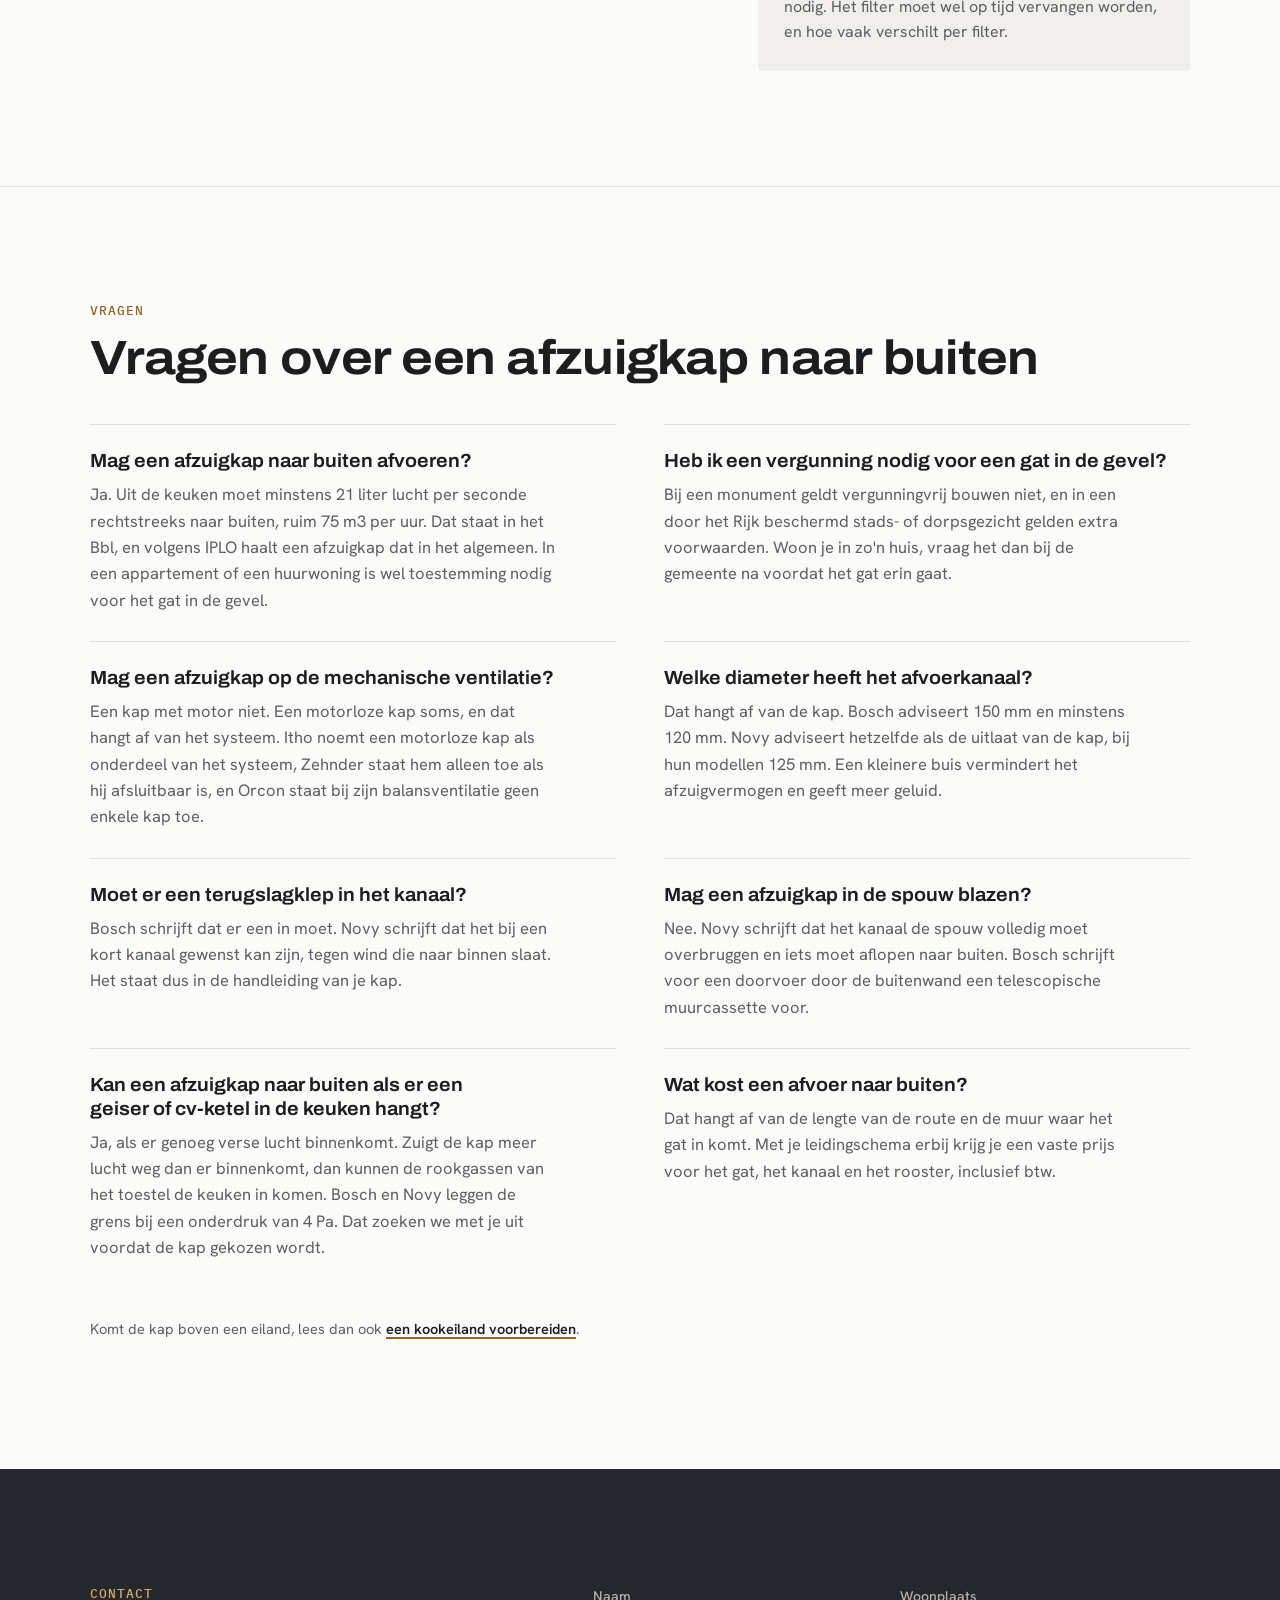
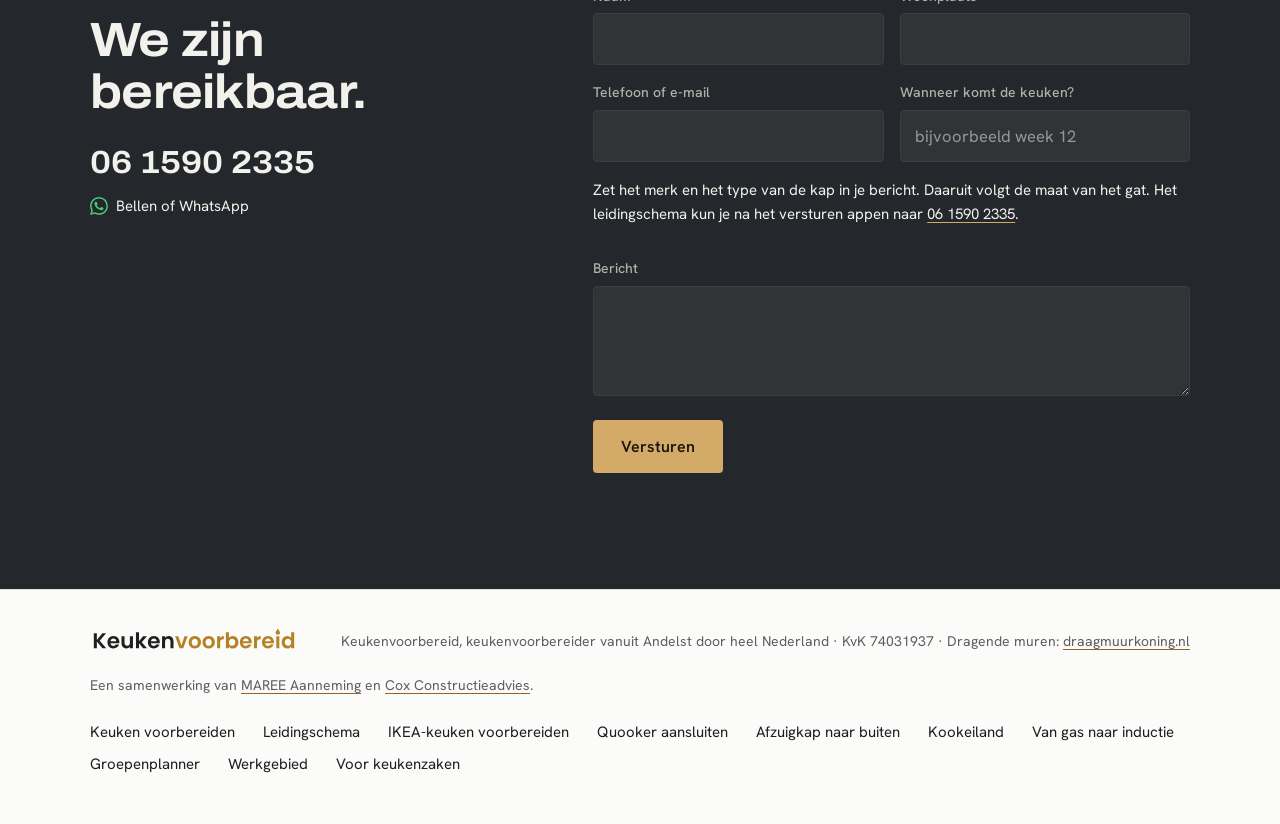
<file: afzuigkap-naar-buiten/index.html>
<!doctype html>
<html lang="nl">
<head>
<meta charset="utf-8">
<meta name="viewport" content="width=device-width, initial-scale=1">
<title>Afzuigkap naar buiten: gat in de gevel, diameter en afschot</title>
<meta name="description" content="De buis van een afzuigkap naar buiten: 125 of 150 mm, iets aflopend door de gevel, met rooster en klep. Wat het Bbl vraagt en wat er in een appartement geldt.">
<link rel="canonical" href="https://www.keukenvoorbereid.nl/afzuigkap-naar-buiten/">
<meta property="og:type" content="article">
<meta property="og:site_name" content="Keukenvoorbereid">
<meta property="og:title" content="Afzuigkap naar buiten: buis door de gevel, diameter en afschot">
<meta property="og:description" content="De buis van een afzuigkap naar buiten: 125 of 150 mm, iets aflopend door de gevel, met rooster en klep. Wat het Bbl vraagt en wat er in een appartement geldt.">
<meta property="og:locale" content="nl_NL">
<meta property="og:url" content="https://www.keukenvoorbereid.nl/afzuigkap-naar-buiten/">
<meta property="og:image" content="https://www.keukenvoorbereid.nl/images/og_keukenwand.jpg">
<meta property="og:image:width" content="1200">
<meta property="og:image:height" content="630">
<meta name="twitter:card" content="summary_large_image">
<link rel="icon" type="image/svg+xml" href="/favicon.svg">
<!-- De vraag over de kosten heeft nog een placeholder en staat daarom niet in het schema. -->
<script type="application/ld+json">
{
  "@context": "https://schema.org",
  "@graph": [
    {
      "@type": "FAQPage",
      "@id": "https://www.keukenvoorbereid.nl/afzuigkap-naar-buiten/",
      "name": "Afzuigkap naar buiten",
      "inLanguage": "nl-NL",
      "dateModified": "2026-10-25",
      "isPartOf": {
        "@id": "https://www.keukenvoorbereid.nl/#website"
      },
      "about": {
        "@id": "https://www.keukenvoorbereid.nl/#keukenvoorbereiding"
      },
      "publisher": {
        "@id": "https://www.keukenvoorbereid.nl/#bedrijf"
      },
      "mainEntity": [
        {
          "@type": "Question",
          "name": "Mag een afzuigkap naar buiten afvoeren?",
          "acceptedAnswer": {
            "@type": "Answer",
            "text": "Ja. Uit de keuken moet minstens 21 liter lucht per seconde rechtstreeks naar buiten, ruim 75 m3 per uur. Dat staat in het Bbl, en volgens IPLO haalt een afzuigkap dat in het algemeen. In een appartement of een huurwoning is wel toestemming nodig voor het gat in de gevel."
          }
        },
        {
          "@type": "Question",
          "name": "Heb ik een vergunning nodig voor een gat in de gevel?",
          "acceptedAnswer": {
            "@type": "Answer",
            "text": "Bij een monument geldt vergunningvrij bouwen niet, en in een door het Rijk beschermd stads- of dorpsgezicht gelden extra voorwaarden. Woon je in zo'n huis, vraag het dan bij de gemeente na voordat het gat erin gaat."
          }
        },
        {
          "@type": "Question",
          "name": "Mag een afzuigkap op de mechanische ventilatie?",
          "acceptedAnswer": {
            "@type": "Answer",
            "text": "Een kap met motor niet. Een motorloze kap soms, en dat hangt af van het systeem. Itho noemt een motorloze kap als onderdeel van het systeem, Zehnder staat hem alleen toe als hij afsluitbaar is, en Orcon staat bij zijn balansventilatie geen enkele kap toe."
          }
        },
        {
          "@type": "Question",
          "name": "Welke diameter heeft het afvoerkanaal?",
          "acceptedAnswer": {
            "@type": "Answer",
            "text": "Dat hangt af van de kap. Bosch adviseert 150 mm en minstens 120 mm. Novy adviseert hetzelfde als de uitlaat van de kap, bij hun modellen 125 mm. Een kleinere buis vermindert het afzuigvermogen en geeft meer geluid."
          }
        },
        {
          "@type": "Question",
          "name": "Moet er een terugslagklep in het kanaal?",
          "acceptedAnswer": {
            "@type": "Answer",
            "text": "Bosch schrijft dat er een in moet. Novy schrijft dat het bij een kort kanaal gewenst kan zijn, tegen wind die naar binnen slaat. Het staat dus in de handleiding van je kap."
          }
        },
        {
          "@type": "Question",
          "name": "Mag een afzuigkap in de spouw blazen?",
          "acceptedAnswer": {
            "@type": "Answer",
            "text": "Nee. Novy schrijft dat het kanaal de spouw volledig moet overbruggen en iets moet aflopen naar buiten. Bosch schrijft voor een doorvoer door de buitenwand een telescopische muurcassette voor."
          }
        },
        {
          "@type": "Question",
          "name": "Kan een afzuigkap naar buiten als er een geiser of cv-ketel in de keuken hangt?",
          "acceptedAnswer": {
            "@type": "Answer",
            "text": "Ja, als er genoeg verse lucht binnenkomt. Zuigt de kap meer lucht weg dan er binnenkomt, dan kunnen de rookgassen van het toestel de keuken in komen. Bosch en Novy leggen de grens bij een onderdruk van 4 Pa. Dat zoeken we met je uit voordat de kap gekozen wordt."
          }
        },
        {
          "@type": "Question",
          "name": "Wat kost een afvoer naar buiten?",
          "acceptedAnswer": {
            "@type": "Answer",
            "text": "Dat hangt af van de lengte van de route en de muur waar het gat in komt. Met je leidingschema erbij krijg je een vaste prijs voor het gat, het kanaal en het rooster, inclusief btw."
          }
        }
      ]
    },
    {
      "@type": "BreadcrumbList",
      "itemListElement": [
        {
          "@type": "ListItem",
          "position": 1,
          "name": "Keukenvoorbereid",
          "item": "https://www.keukenvoorbereid.nl/"
        },
        {
          "@type": "ListItem",
          "position": 2,
          "name": "Afzuigkap naar buiten",
          "item": "https://www.keukenvoorbereid.nl/afzuigkap-naar-buiten/"
        }
      ]
    }
  ]
}
</script>
<link rel="preconnect" href="https://fonts.googleapis.com">
<link rel="preconnect" href="https://fonts.gstatic.com" crossorigin>
<link href="https://fonts.googleapis.com/css2?family=Archivo:wdth,wght@100..125,400..800&family=Hanken+Grotesk:wght@400;500;600&family=IBM+Plex+Mono:wght@500&display=swap" rel="stylesheet">
<link rel="stylesheet" href="/css/style.css">
</head>
<body>

<header class="kop">
  <div class="binnen">
    <a href="/"><img src="/images/logo/logo_kv_donker.svg" width="290" height="56" alt="Keukenvoorbereid, specialist in keukenverbouwing"></a>
    <nav class="menu" aria-label="Hoofdmenu">
      <a href="/#werkwijze">Werkwijze</a>
      <a href="/#dragende-muur">Dragende muur</a>
      <a href="/keukenzaken/">Keukenzaken</a>
      <a href="#contact">Contact</a>
    </nav>
    <div class="kop-contact">
      <a class="rond wa" href="https://wa.me/31615902335?text=Hallo%2C%20ik%20wil%20een%20afzuigkap%20die%20naar%20buiten%20afvoert.%0A%0APlaats%3A%20%0AMerk%20en%20type%20kap%3A%20%0ALeverdatum%20van%20de%20keuken%3A%20%0A%0AHet%20leidingschema%20stuur%20ik%20hierbij%20mee." aria-label="WhatsApp naar 06 1590 2335"><svg viewBox="0 0 24 24" fill="currentColor" aria-hidden="true"><path d="M17.472 14.382c-.297-.149-1.758-.867-2.03-.967-.273-.099-.471-.148-.67.15-.197.297-.767.966-.94 1.164-.173.199-.347.223-.644.075-.297-.15-1.255-.463-2.39-1.475-.883-.788-1.48-1.761-1.653-2.059-.173-.297-.018-.458.13-.606.134-.133.298-.347.446-.52.149-.174.198-.298.298-.497.099-.198.05-.371-.025-.52-.075-.149-.669-1.612-.916-2.207-.242-.579-.487-.5-.669-.51a12.8 12.8 0 0 0-.57-.01c-.198 0-.52.074-.792.372-.272.297-1.04 1.016-1.04 2.479 0 1.462 1.065 2.875 1.213 3.074.149.198 2.096 3.2 5.077 4.487.709.306 1.262.489 1.694.625.712.227 1.36.195 1.871.118.571-.085 1.758-.719 2.006-1.413.248-.694.248-1.289.173-1.413-.074-.124-.272-.198-.57-.347m-5.421 7.403h-.004a9.87 9.87 0 0 1-5.031-1.378l-.361-.214-3.741.982.998-3.648-.235-.374a9.86 9.86 0 0 1-1.51-5.26c.001-5.45 4.436-9.884 9.888-9.884 2.64 0 5.122 1.03 6.988 2.898a9.825 9.825 0 0 1 2.893 6.994c-.003 5.45-4.437 9.884-9.885 9.884m8.413-18.297A11.815 11.815 0 0 0 12.05 0C5.495 0 .16 5.335.157 11.892c0 2.096.547 4.142 1.588 5.945L.057 24l6.305-1.654a11.882 11.882 0 0 0 5.683 1.448h.005c6.554 0 11.89-5.335 11.893-11.893a11.821 11.821 0 0 0-3.48-8.413Z"/></svg></a>
      <a class="rond bel" href="tel:+31615902335" aria-label="Bel 06 1590 2335"><svg viewBox="0 0 24 24" fill="none" stroke="currentColor" stroke-width="1.8" stroke-linecap="round" stroke-linejoin="round" aria-hidden="true"><path d="M22 16.92v3a2 2 0 0 1-2.18 2 19.79 19.79 0 0 1-8.63-3.07 19.5 19.5 0 0 1-6-6 19.79 19.79 0 0 1-3.07-8.67A2 2 0 0 1 4.11 2h3a2 2 0 0 1 2 1.72c.13.96.36 1.9.7 2.81a2 2 0 0 1-.45 2.11L8.09 9.91a16 16 0 0 0 6 6l1.27-1.27a2 2 0 0 1 2.11-.45c.91.34 1.85.57 2.81.7A2 2 0 0 1 22 16.92z"/></svg></a>
    </div>
  </div>
</header>

<main>

  <section class="opening">
    <div class="binnen">
      <div>
        <p class="maat"><span>afzuigkap naar buiten</span></p>
        <h1>Een afzuigkap naar buiten begint met een gat in de muur.</h1>
        <p class="intro">Een afzuigkap naar buiten voert kooklucht en vocht de keuken uit. Daar is een kanaal voor nodig, een gat door de gevel en een rooster buiten. Dat gat zit in de muur, dus het hoort bij het voorwerk, voordat er stucwerk op zit en de kasten hangen. Wij boren het, leggen het kanaal met afschot naar buiten en zorgen dat de buis de spouw helemaal overbrugt.</p>
        <a class="knop wa" href="https://wa.me/31615902335?text=Hallo%2C%20ik%20wil%20een%20afzuigkap%20die%20naar%20buiten%20afvoert.%0A%0APlaats%3A%20%0AMerk%20en%20type%20kap%3A%20%0ALeverdatum%20van%20de%20keuken%3A%20%0A%0AHet%20leidingschema%20stuur%20ik%20hierbij%20mee."><svg class="ico" viewBox="0 0 24 24" fill="currentColor" aria-hidden="true"><path d="M17.472 14.382c-.297-.149-1.758-.867-2.03-.967-.273-.099-.471-.148-.67.15-.197.297-.767.966-.94 1.164-.173.199-.347.223-.644.075-.297-.15-1.255-.463-2.39-1.475-.883-.788-1.48-1.761-1.653-2.059-.173-.297-.018-.458.13-.606.134-.133.298-.347.446-.52.149-.174.198-.298.298-.497.099-.198.05-.371-.025-.52-.075-.149-.669-1.612-.916-2.207-.242-.579-.487-.5-.669-.51a12.8 12.8 0 0 0-.57-.01c-.198 0-.52.074-.792.372-.272.297-1.04 1.016-1.04 2.479 0 1.462 1.065 2.875 1.213 3.074.149.198 2.096 3.2 5.077 4.487.709.306 1.262.489 1.694.625.712.227 1.36.195 1.871.118.571-.085 1.758-.719 2.006-1.413.248-.694.248-1.289.173-1.413-.074-.124-.272-.198-.57-.347m-5.421 7.403h-.004a9.87 9.87 0 0 1-5.031-1.378l-.361-.214-3.741.982.998-3.648-.235-.374a9.86 9.86 0 0 1-1.51-5.26c.001-5.45 4.436-9.884 9.888-9.884 2.64 0 5.122 1.03 6.988 2.898a9.825 9.825 0 0 1 2.893 6.994c-.003 5.45-4.437 9.884-9.885 9.884m8.413-18.297A11.815 11.815 0 0 0 12.05 0C5.495 0 .16 5.335.157 11.892c0 2.096.547 4.142 1.588 5.945L.057 24l6.305-1.654a11.882 11.882 0 0 0 5.683 1.448h.005c6.554 0 11.89-5.335 11.893-11.893a11.821 11.821 0 0 0-3.48-8.413Z"/></svg><span>Stuur je leidingschema via WhatsApp<small>06 1590 2335</small></span></a>
        <p class="bijgewerkt">Bijgewerkt 25 oktober 2026</p>
      </div>
      <figure>
        <div class="tekening">
          <svg viewBox="0 0 360 300" role="img" aria-labelledby="schets-titel schets-tekst">
            <title id="schets-titel">Doorsnede van de gevel met het kanaal van de afzuigkap</title>
            <desc id="schets-tekst">Schets, niet op schaal. Links in de keuken de afzuigkap boven de kookplaat. Vanaf de bovenkant loopt het kanaal door het binnenblad, de spouw en het buitenblad, iets aflopend naar buiten. Buiten zit een rooster met een klep.</desc>
            <line class="dun" x1="20" y1="20" x2="225" y2="20"/>
            <rect class="lijn" x="56" y="20" width="26" height="110"/>
            <polygon class="lijn" points="26,165 112,165 92,130 46,130"/>
            <text class="sterk" x="69" y="182" text-anchor="middle">afzuigkap</text>
            <text x="69" y="222" text-anchor="middle">kookplaat</text>
            <rect class="lijn" x="20" y="228" width="205" height="12"/>
            <rect class="lijn" x="225" y="20" width="26" height="260"/>
            <rect class="lijn" x="273" y="20" width="26" height="260"/>
            <text x="262" y="14" text-anchor="middle">spouw</text>
            <polygon class="punt-lijn" points="82,58 299,63 299,83 82,78"/>
            <rect class="punt" x="299" y="52" width="7" height="42"/>
            <text class="sterk" x="92" y="104">Ø 125 of 150 mm</text>
            <text class="goud" x="92" y="118">afschot naar buiten</text>
            <text class="sterk" x="333" y="112" text-anchor="middle">rooster</text>
            <text x="333" y="125" text-anchor="middle">met klep</text>
            <text x="22" y="292">binnen</text>
            <text x="215" y="292" text-anchor="end">niet op schaal</text>
            <text x="333" y="292" text-anchor="middle">buiten</text>
          </svg>
        </div>
        <figcaption class="onderschrift"><b>Doorsnede van de gevel.</b> Het kanaal gaat door het binnenblad, de spouw en het buitenblad, en loopt iets af naar buiten. Buiten zit een rooster met een klep.</figcaption>
      </figure>
    </div>
  </section>

  <section class="artikel" id="wat-er-geldt">
    <div class="binnen raster">
      <div>
        <p class="maat"><span>wat er geldt</span></p>
        <h2>Wat de regels en de fabrikanten vragen.</h2>
        <p>De wet zegt iets over de hoeveelheid lucht. Hoe het kanaal loopt, staat in de handleiding van de kap.</p>
        <div class="tabel">
          <table>
            <thead>
              <tr><th scope="col">Onderdeel</th><th scope="col">Wat er staat</th></tr>
            </thead>
            <tbody>
              <tr><th scope="row">Hoeveelheid</th><td>Minstens 21 liter lucht per seconde rechtstreeks naar buiten, ruim 75 m3 per uur (Bbl: 21 dm3/s). Volgens IPLO haalt een afzuigkap dat in het algemeen.</td></tr>
              <tr><th scope="row">Diameter</th><td>Bosch adviseert 150 mm en minstens 120 mm. Novy adviseert dezelfde maat als de uitlaat van de kap, bij hun modellen 125 mm.</td></tr>
              <tr><th scope="row">Route</th><td>Lange buizen, veel bochten en een kleine diameter verminderen het afzuigvermogen en geven meer geluid. Ronde bochten in plaats van haakse.</td></tr>
              <tr><th scope="row">Spouw</th><td>De buis loopt door de hele spouw heen en zakt iets naar buiten, zodat condens niet terugloopt. Bosch noemt 1° verval en een telescopische muurcassette.</td></tr>
              <tr><th scope="row">Condens</th><td>Een kanaal door een koele ruimte wordt geïsoleerd.</td></tr>
              <tr><th scope="row">Terugslagklep</th><td>Bij Bosch verplicht, bij Novy gewenst bij een kort kanaal.</td></tr>
              <tr><th scope="row">Geiser of ketel</th><td>Hangt er een toestel op gas in dezelfde ruimte, dan mag de kap niet zoveel lucht wegzuigen dat de rookgassen terugkomen. Bosch en Novy houden 4 Pa onderdruk als grens aan.</td></tr>
              <tr><th scope="row">Rookkanaal</th><td>De kap gaat niet op een rookkanaal dat in gebruik is.</td></tr>
            </tbody>
          </table>
        </div>
        <p class="bron">Bronnen: <a href="https://iplo.nl/regelgeving/regels-voor-activiteiten/in-stand-houden-bestaand-bouwwerk/rijksregels/ventilatie/">IPLO over ventilatie in bestaande bouw</a> (Bbl artikel 3.67 lid 3 en 3.71 lid 4), de <a href="https://media3.bsh-group.com/Documents/9001938155_C.pdf">montagehandleiding van een Bosch-afzuigkap</a> en de handleiding van een Novy-afzuigkap. Stand oktober 2026.</p>
      </div>
      <div class="notitie">
        <span class="label">mechanische ventilatie</span>
        <h3>Een kap met motor hoort niet op het systeem</h3>
        <p>Itho noemt een motorloze kap als onderdeel van het systeem. Zehnder verbiedt een kap met motor en staat een motorloze alleen toe als hij afsluitbaar is. Orcon staat bij zijn balansventilatie geen enkele kap toe. Welke kap kan, volgt dus uit het systeem dat er hangt.</p>
      </div>
    </div>
  </section>

  <section class="werk" id="voorwerk">
    <div class="binnen">
      <div class="kopregel">
        <p class="maat"><span>in het voorwerk</span></p>
        <h2>Het gat in de muur hoort bij het voorwerk.</h2>
        <p>Achteraf door een gestucte en betegelde wand boren kan, maar het is werk dat je dan twee keer doet. Als de kap bekend is, gaat het kanaal mee met de rest.</p>
      </div>
      <div class="raster">
        <ol class="stappen">
          <li><span><b>De kap.</b> Afvoer naar buiten of recirculatie, en welke diameter. Daaruit volgt de maat van het gat.</span></li>
          <li><span><b>Toestemming.</b> In een appartement gaat de VvE over de gevel, in een huurhuis de verhuurder. Bij een monument kan er een vergunning nodig zijn.</span></li>
          <li><span><b>De route.</b> Zo kort mogelijk naar de gevel, met ronde bochten, boven de kasten of in een koof.</span></li>
          <li><span><b>Het gat.</b> Door binnenblad, spouw en buitenblad, met de buis iets aflopend naar buiten. De isolatie rond de buis maken we weer dicht.</span></li>
          <li><span><b>Buiten.</b> Een rooster met een klep in de gevel.</span></li>
          <li><span><b>Stroom.</b> Een stopcontact voor de kap op de plek uit het leidingschema.</span></li>
        </ol>
        <div class="notities">
          <div class="notitie">
            <span class="label">bij stap 2</span>
            <h3>In een appartement</h3>
            <p>Volgens het modelreglement van 2017 verander je zonder toestemming van de vergadering niets aan het uiterlijk van het gebouw, en sluit je geen kap aan op een kanaal dat daar niet voor is. Een motorloze kap op de mechanische afzuiging mag wel, als hij is aangepast aan het afzuigsysteem. Wat voor jouw gebouw geldt, staat in de splitsingsakte.</p>
          </div>
          <div class="notitie">
            <span class="label">bij stap 2</span>
            <h3>In een huurhuis</h3>
            <p>Vraag de verhuurder vooraf om toestemming. Bij woningcorporatie Delta Wonen is die voor een doorvoer door de buitenmuur altijd nodig, en moet de spouwisolatie rond de doorvoer daarna hersteld worden.</p>
          </div>
          <div class="notitie">
            <span class="label">bij stap 1</span>
            <h3>Of toch recirculatie</h3>
            <p>Een kap op recirculatie heeft geen gat in de muur nodig. Het filter moet wel op tijd vervangen worden, en hoe vaak verschilt per filter.</p>
          </div>
        </div>
      </div>
    </div>
  </section>

  <section class="vragen" id="vragen">
    <div class="binnen">
      <p class="maat"><span>vragen</span></p>
      <h2>Vragen over een afzuigkap naar buiten</h2>
      <div class="lijst">
        <div>
          <h3>Mag een afzuigkap naar buiten afvoeren?</h3>
          <p>Ja. Uit de keuken moet minstens 21 liter lucht per seconde rechtstreeks naar buiten, ruim 75 m3 per uur. Dat staat in het Bbl, en volgens IPLO haalt een afzuigkap dat in het algemeen. In een appartement of een huurwoning is wel toestemming nodig voor het gat in de gevel.</p>
        </div>
        <div>
          <h3>Heb ik een vergunning nodig voor een gat in de gevel?</h3>
          <p>Bij een monument geldt vergunningvrij bouwen niet, en in een door het Rijk beschermd stads- of dorpsgezicht gelden extra voorwaarden. Woon je in zo'n huis, vraag het dan bij de gemeente na voordat het gat erin gaat.</p>
        </div>
        <div>
          <h3>Mag een afzuigkap op de mechanische ventilatie?</h3>
          <p>Een kap met motor niet. Een motorloze kap soms, en dat hangt af van het systeem. Itho noemt een motorloze kap als onderdeel van het systeem, Zehnder staat hem alleen toe als hij afsluitbaar is, en Orcon staat bij zijn balansventilatie geen enkele kap toe.</p>
        </div>
        <div>
          <h3>Welke diameter heeft het afvoerkanaal?</h3>
          <p>Dat hangt af van de kap. Bosch adviseert 150 mm en minstens 120 mm. Novy adviseert hetzelfde als de uitlaat van de kap, bij hun modellen 125 mm. Een kleinere buis vermindert het afzuigvermogen en geeft meer geluid.</p>
        </div>
        <div>
          <h3>Moet er een terugslagklep in het kanaal?</h3>
          <p>Bosch schrijft dat er een in moet. Novy schrijft dat het bij een kort kanaal gewenst kan zijn, tegen wind die naar binnen slaat. Het staat dus in de handleiding van je kap.</p>
        </div>
        <div>
          <h3>Mag een afzuigkap in de spouw blazen?</h3>
          <p>Nee. Novy schrijft dat het kanaal de spouw volledig moet overbruggen en iets moet aflopen naar buiten. Bosch schrijft voor een doorvoer door de buitenwand een telescopische muurcassette voor.</p>
        </div>
        <div>
          <h3>Kan een afzuigkap naar buiten als er een geiser of cv-ketel in de keuken hangt?</h3>
          <p>Ja, als er genoeg verse lucht binnenkomt. Zuigt de kap meer lucht weg dan er binnenkomt, dan kunnen de rookgassen van het toestel de keuken in komen. Bosch en Novy leggen de grens bij een onderdruk van 4 Pa. Dat zoeken we met je uit voordat de kap gekozen wordt.</p>
        </div>
        <div>
          <h3>Wat kost een afvoer naar buiten?</h3>
          <p>Dat hangt af van de lengte van de route en de muur waar het gat in komt. Met je leidingschema erbij krijg je een vaste prijs voor het gat, het kanaal en het rooster, inclusief btw.</p>
        </div>
      </div>
      <p class="bron">Komt de kap boven een eiland, lees dan ook <a class="verder-link" href="/kookeiland/">een kookeiland voorbereiden</a>.</p>
    </div>
  </section>

  <section class="contact" id="contact">
    <div class="binnen">
      <div class="vlak">
        <div>
          <p class="maat"><span>contact</span></p>
          <h2>We zijn bereikbaar.</h2>
          <p class="nummer"><a href="tel:+31615902335">06 1590 2335</a></p>
          <p class="klein"><a class="wa-link" href="https://wa.me/31615902335?text=Hallo%2C%20ik%20wil%20een%20afzuigkap%20die%20naar%20buiten%20afvoert.%0A%0APlaats%3A%20%0AMerk%20en%20type%20kap%3A%20%0ALeverdatum%20van%20de%20keuken%3A%20%0A%0AHet%20leidingschema%20stuur%20ik%20hierbij%20mee."><svg class="ico" viewBox="0 0 24 24" fill="currentColor" aria-hidden="true"><path d="M17.472 14.382c-.297-.149-1.758-.867-2.03-.967-.273-.099-.471-.148-.67.15-.197.297-.767.966-.94 1.164-.173.199-.347.223-.644.075-.297-.15-1.255-.463-2.39-1.475-.883-.788-1.48-1.761-1.653-2.059-.173-.297-.018-.458.13-.606.134-.133.298-.347.446-.52.149-.174.198-.298.298-.497.099-.198.05-.371-.025-.52-.075-.149-.669-1.612-.916-2.207-.242-.579-.487-.5-.669-.51a12.8 12.8 0 0 0-.57-.01c-.198 0-.52.074-.792.372-.272.297-1.04 1.016-1.04 2.479 0 1.462 1.065 2.875 1.213 3.074.149.198 2.096 3.2 5.077 4.487.709.306 1.262.489 1.694.625.712.227 1.36.195 1.871.118.571-.085 1.758-.719 2.006-1.413.248-.694.248-1.289.173-1.413-.074-.124-.272-.198-.57-.347m-5.421 7.403h-.004a9.87 9.87 0 0 1-5.031-1.378l-.361-.214-3.741.982.998-3.648-.235-.374a9.86 9.86 0 0 1-1.51-5.26c.001-5.45 4.436-9.884 9.888-9.884 2.64 0 5.122 1.03 6.988 2.898a9.825 9.825 0 0 1 2.893 6.994c-.003 5.45-4.437 9.884-9.885 9.884m8.413-18.297A11.815 11.815 0 0 0 12.05 0C5.495 0 .16 5.335.157 11.892c0 2.096.547 4.142 1.588 5.945L.057 24l6.305-1.654a11.882 11.882 0 0 0 5.683 1.448h.005c6.554 0 11.89-5.335 11.893-11.893a11.821 11.821 0 0 0-3.48-8.413Z"/></svg>Bellen of WhatsApp</a></p>
        </div>
        <form action="https://api.web3forms.com/submit" method="POST">
          <input type="hidden" name="access_key" value="f3d34821-c289-4e35-9834-771f04f0c74a">
          <input type="hidden" name="redirect" value="https://www.keukenvoorbereid.nl/bedankt/">
          <input type="hidden" name="subject" value="Aanvraag via keukenvoorbereid.nl (afzuigkap)">
          <input type="checkbox" name="botcheck" tabindex="-1" autocomplete="off" style="display:none" aria-hidden="true">
          <div><label for="naam">Naam</label><input id="naam" name="naam" required autocomplete="name"></div>
          <div><label for="plaats">Woonplaats</label><input id="plaats" name="plaats" autocomplete="address-level2"></div>
          <div><label for="bereik">Telefoon of e-mail</label><input id="bereik" name="bereik" required></div>
          <div><label for="levering">Wanneer komt de keuken?</label><input id="levering" name="levering" placeholder="bijvoorbeeld week 12"></div>
          <p class="heel klein">Zet het merk en het type van de kap in je bericht. Daaruit volgt de maat van het gat. Het leidingschema kun je na het versturen appen naar <a href="https://wa.me/31615902335?text=Hallo%2C%20ik%20heb%20net%20het%20formulier%20op%20keukenvoorbereid.nl%20ingevuld.%20Hierbij%20het%20leidingschema%20van%20de%20keukenzaak.">06 1590 2335</a>.</p>
          <div class="heel"><label for="bericht">Bericht</label><textarea id="bericht" name="bericht"></textarea></div>
          <button type="submit">Versturen</button>
        </form>
      </div>
    </div>
  </section>

</main>

<footer>
  <div class="binnen">
    <img src="/images/logo/logo_kv_wordmerk_donker.svg" width="207" height="32" alt="Keukenvoorbereid">
    <p>Keukenvoorbereid, keukenvoorbereider vanuit Andelst door heel Nederland · KvK 74031937 · Dragende muren: <a href="https://www.draagmuurkoning.nl/">draagmuurkoning.nl</a></p>
    <p>Een samenwerking van <a href="https://www.aannemingmaree.nl/">MAREE Aanneming</a> en <a href="https://www.coxadvies.nl/">Cox Constructieadvies</a>.</p>
    <nav class="voetmenu" aria-label="Meer lezen">
      <a href="/keuken-voorbereiden/">Keuken voorbereiden</a>
      <a href="/leidingschema/">Leidingschema</a>
      <a href="/ikea-keuken-voorbereiden/">IKEA-keuken voorbereiden</a>
      <a href="/quooker-aansluiten/">Quooker aansluiten</a>
      <a href="/afzuigkap-naar-buiten/">Afzuigkap naar buiten</a>
      <a href="/kookeiland/">Kookeiland</a>
      <a href="/van-gas-naar-inductie/">Van gas naar inductie</a>
      <a href="/groepen-keuken/">Groepenplanner</a>
      <a href="/werkgebied/">Werkgebied</a>
      <a href="/keukenzaken/">Voor keukenzaken</a>
    </nav>
  </div>
</footer>

<script data-goatcounter="https://keukenvoorbereid.goatcounter.com/count" async src="https://gc.zgo.at/count.js"></script>
  <script src="/js/klik.js" defer></script>
  <script src="/js/appknop.js" defer></script>
</body>
</html>
</file>
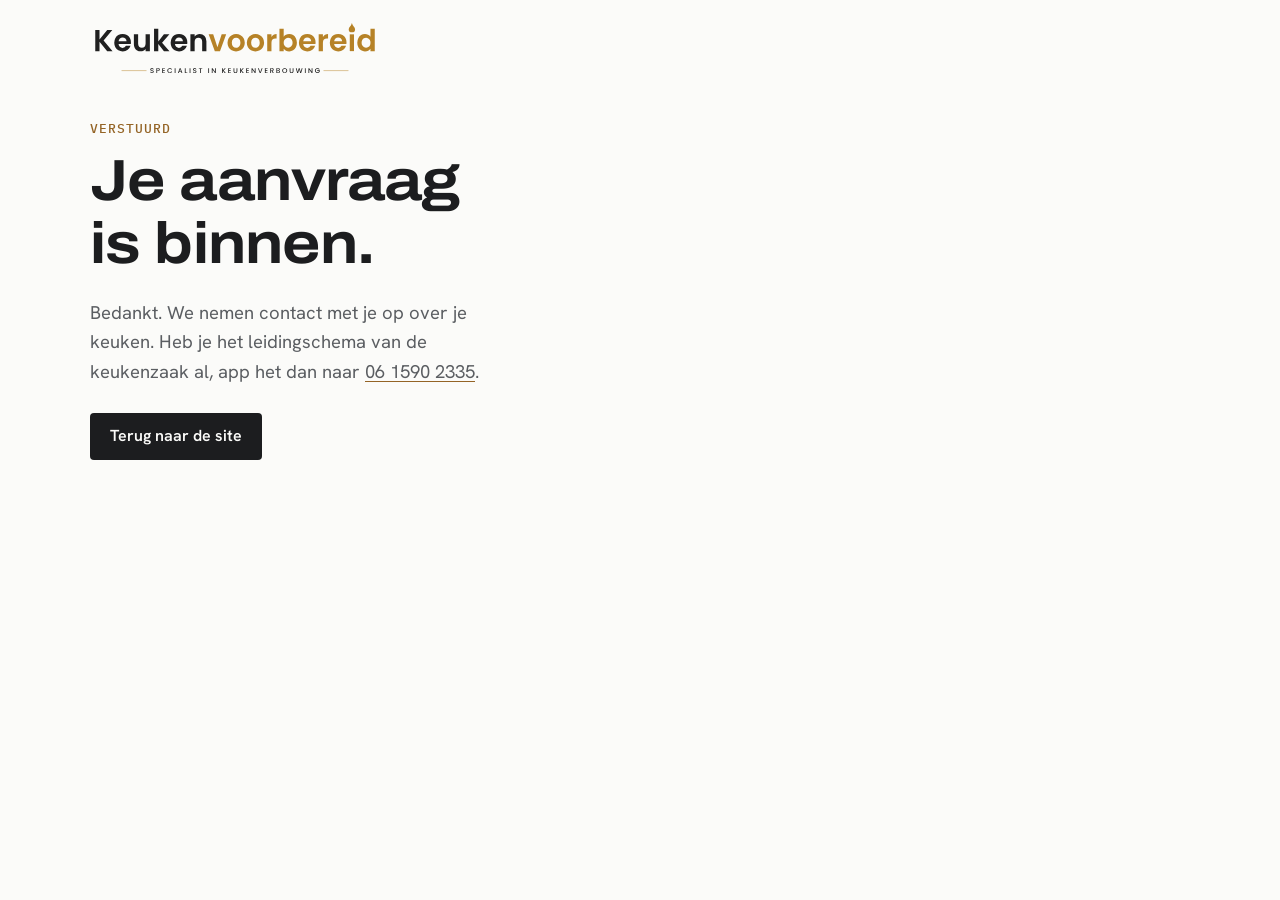
<file: bedankt/index.html>
<!doctype html>
<html lang="nl">
<head>
<meta charset="utf-8">
<meta name="viewport" content="width=device-width, initial-scale=1">
<title>Aanvraag ontvangen | Keukenvoorbereid</title>
<meta name="robots" content="noindex">
<link rel="icon" type="image/svg+xml" href="/favicon.svg">
<link rel="preconnect" href="https://fonts.googleapis.com">
<link rel="preconnect" href="https://fonts.gstatic.com" crossorigin>
<link href="https://fonts.googleapis.com/css2?family=Archivo:wdth,wght@100..125,400..800&family=Hanken+Grotesk:wght@400;500;600&family=IBM+Plex+Mono:wght@500&display=swap" rel="stylesheet">
<link rel="stylesheet" href="/css/style.css">
</head>
<body>

<header class="kop">
  <div class="binnen">
    <a href="/"><img src="/images/logo/logo_kv_donker.svg" width="290" height="56" alt="Keukenvoorbereid, specialist in keukenverbouwing"></a>
  </div>
</header>

<main>
  <section class="opening">
    <div class="binnen">
      <div>
        <p class="maat"><span>verstuurd</span></p>
        <h1>Je aanvraag is binnen.</h1>
        <p class="intro">Bedankt. We nemen contact met je op over je keuken. Heb je het leidingschema van de keukenzaak al, app het dan naar <a href="https://wa.me/31615902335?text=Hallo%2C%20ik%20heb%20net%20het%20formulier%20op%20keukenvoorbereid.nl%20ingevuld.%20Hierbij%20het%20leidingschema%20van%20de%20keukenzaak.">06 1590 2335</a>.</p>
        <a class="knop" href="/">Terug naar de site</a>
      </div>
    </div>
  </section>
</main>

<script data-goatcounter="https://keukenvoorbereid.goatcounter.com/count" async src="https://gc.zgo.at/count.js"></script>
  <script src="/js/klik.js" defer></script>
  <script src="/js/appknop.js" defer></script>
</body>
</html>
</file>
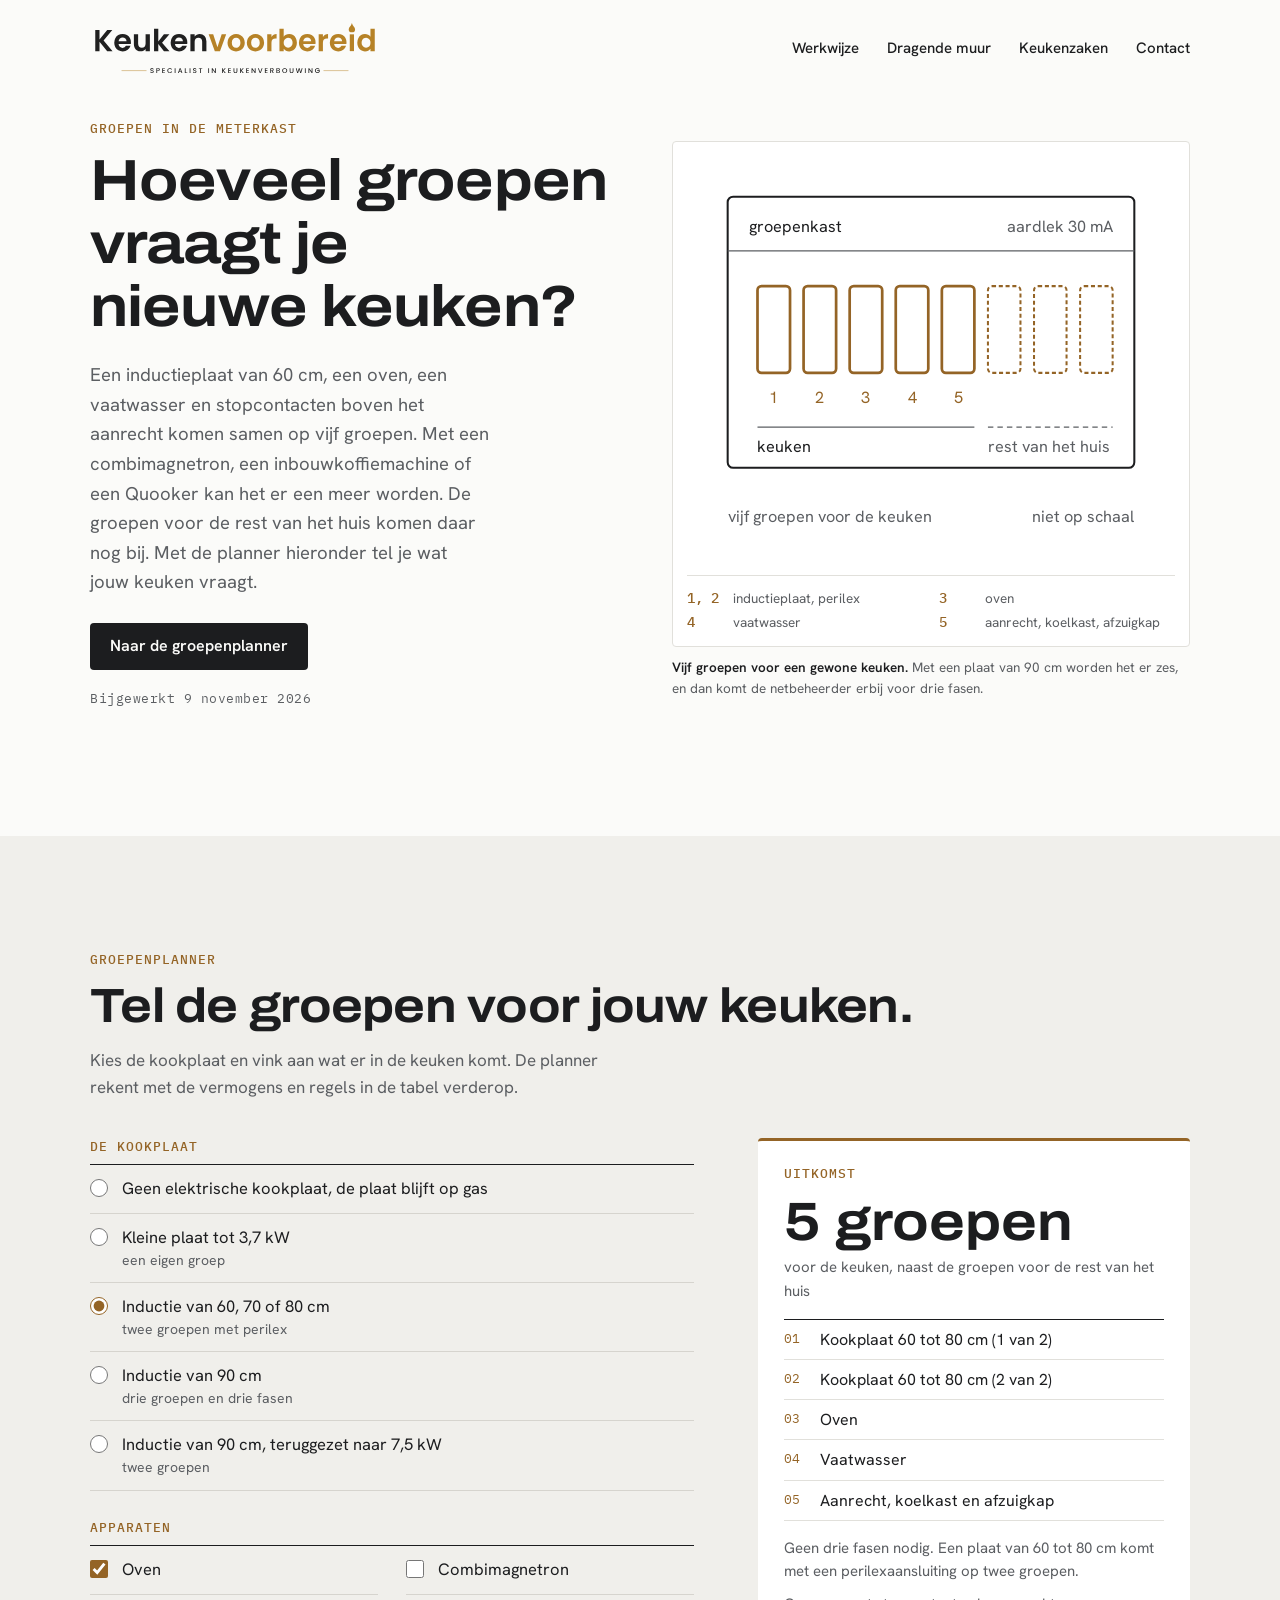
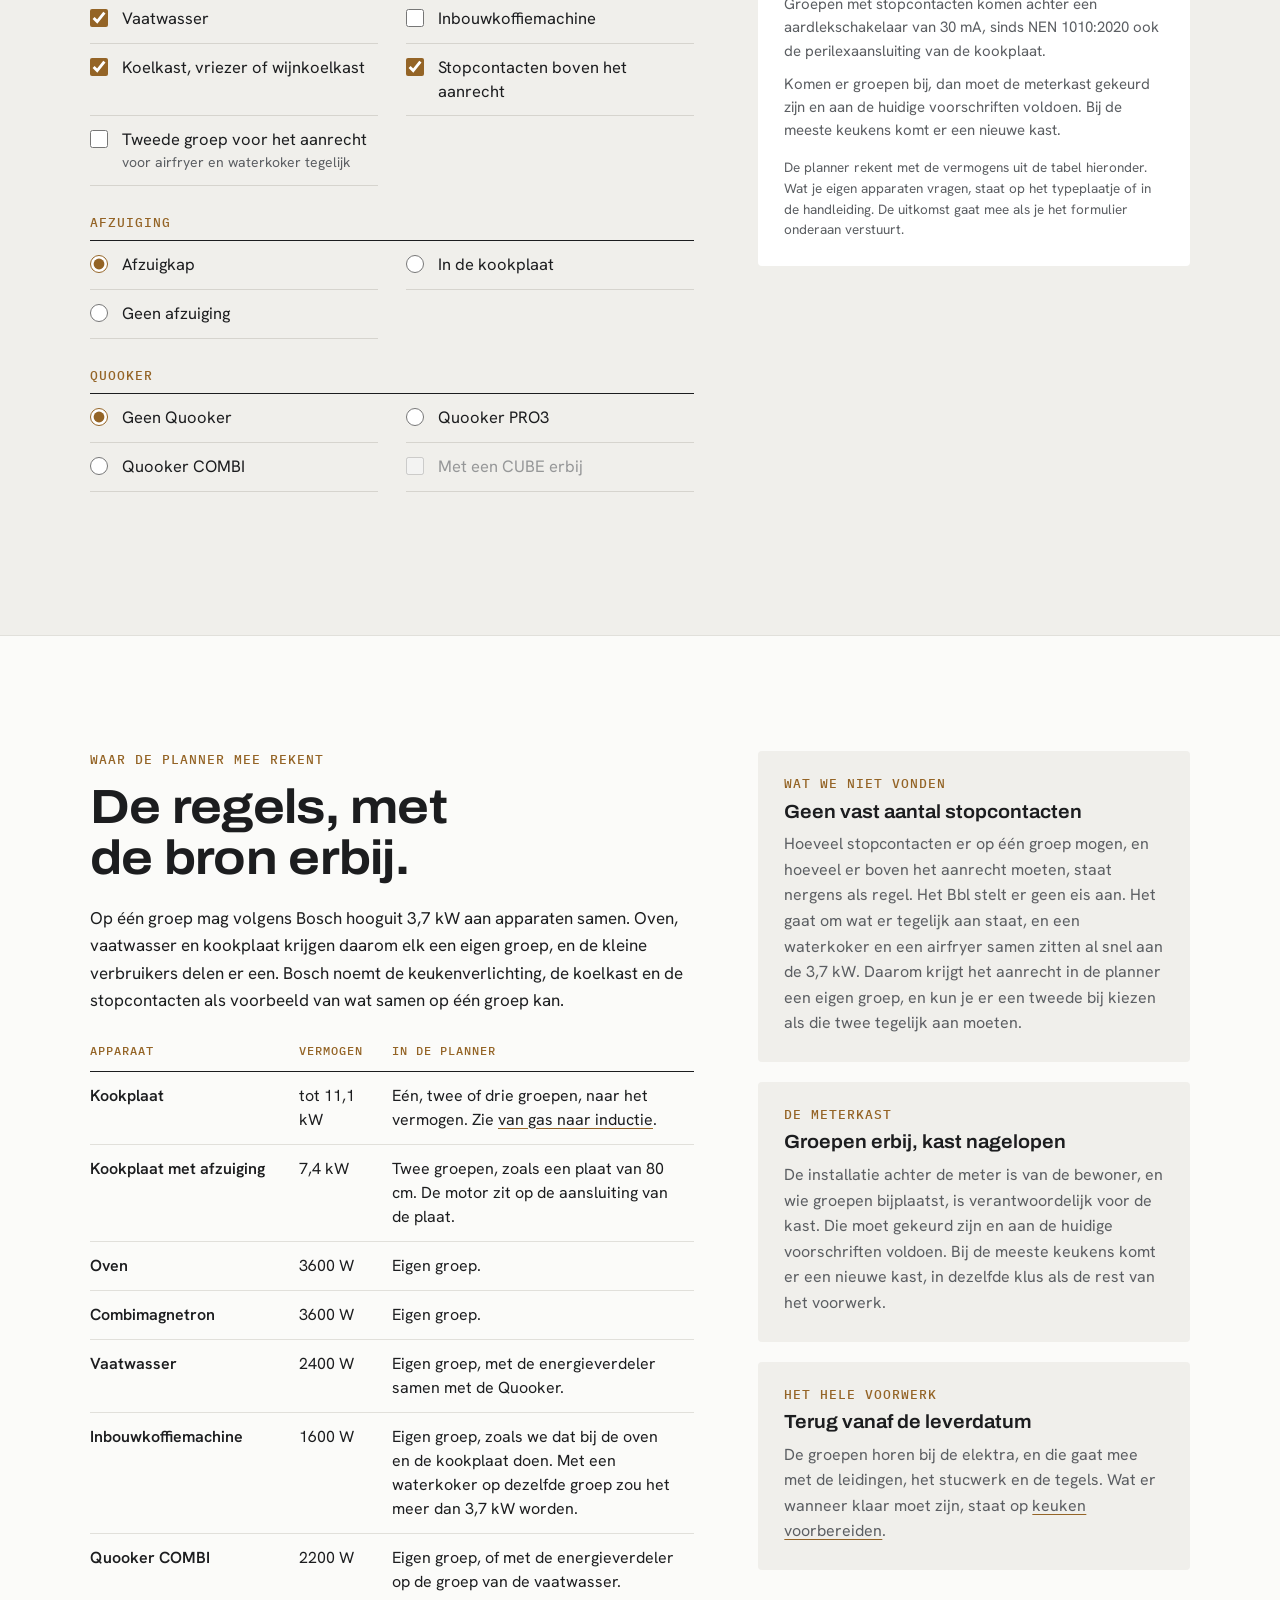
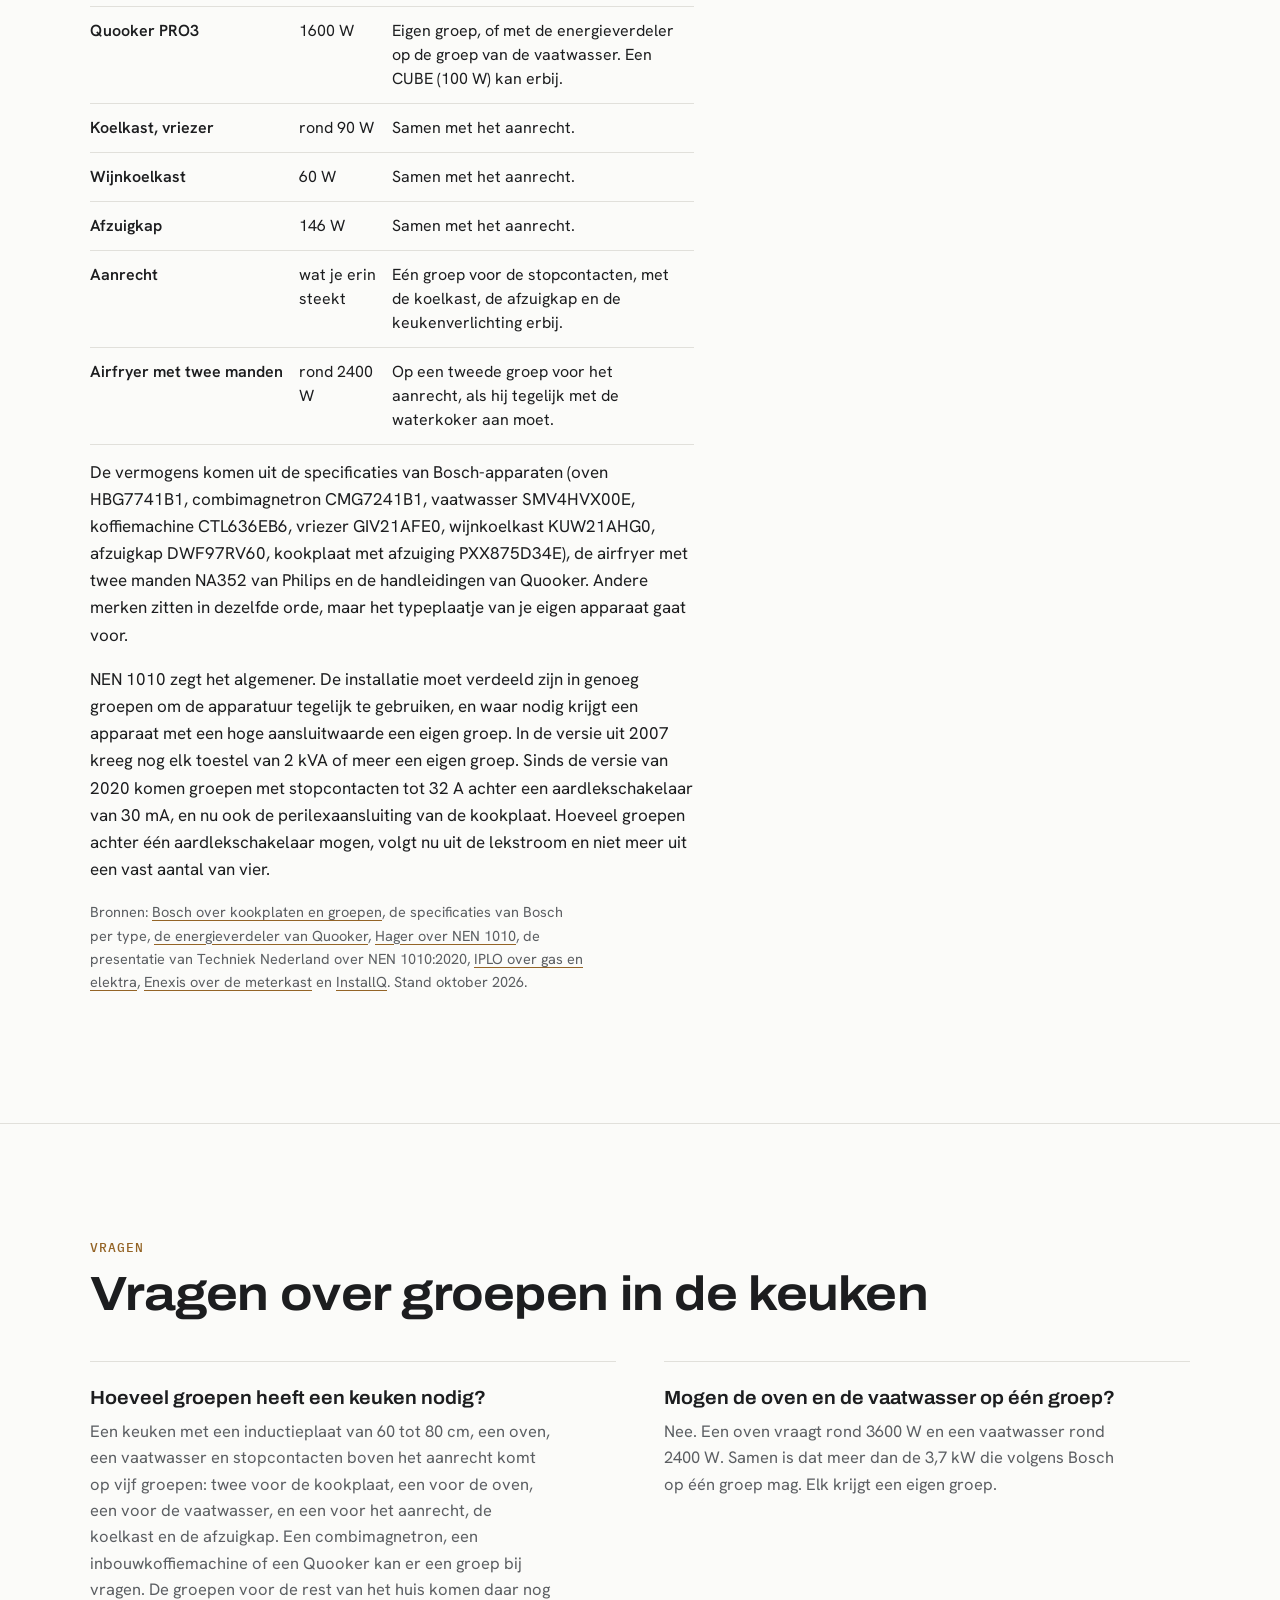
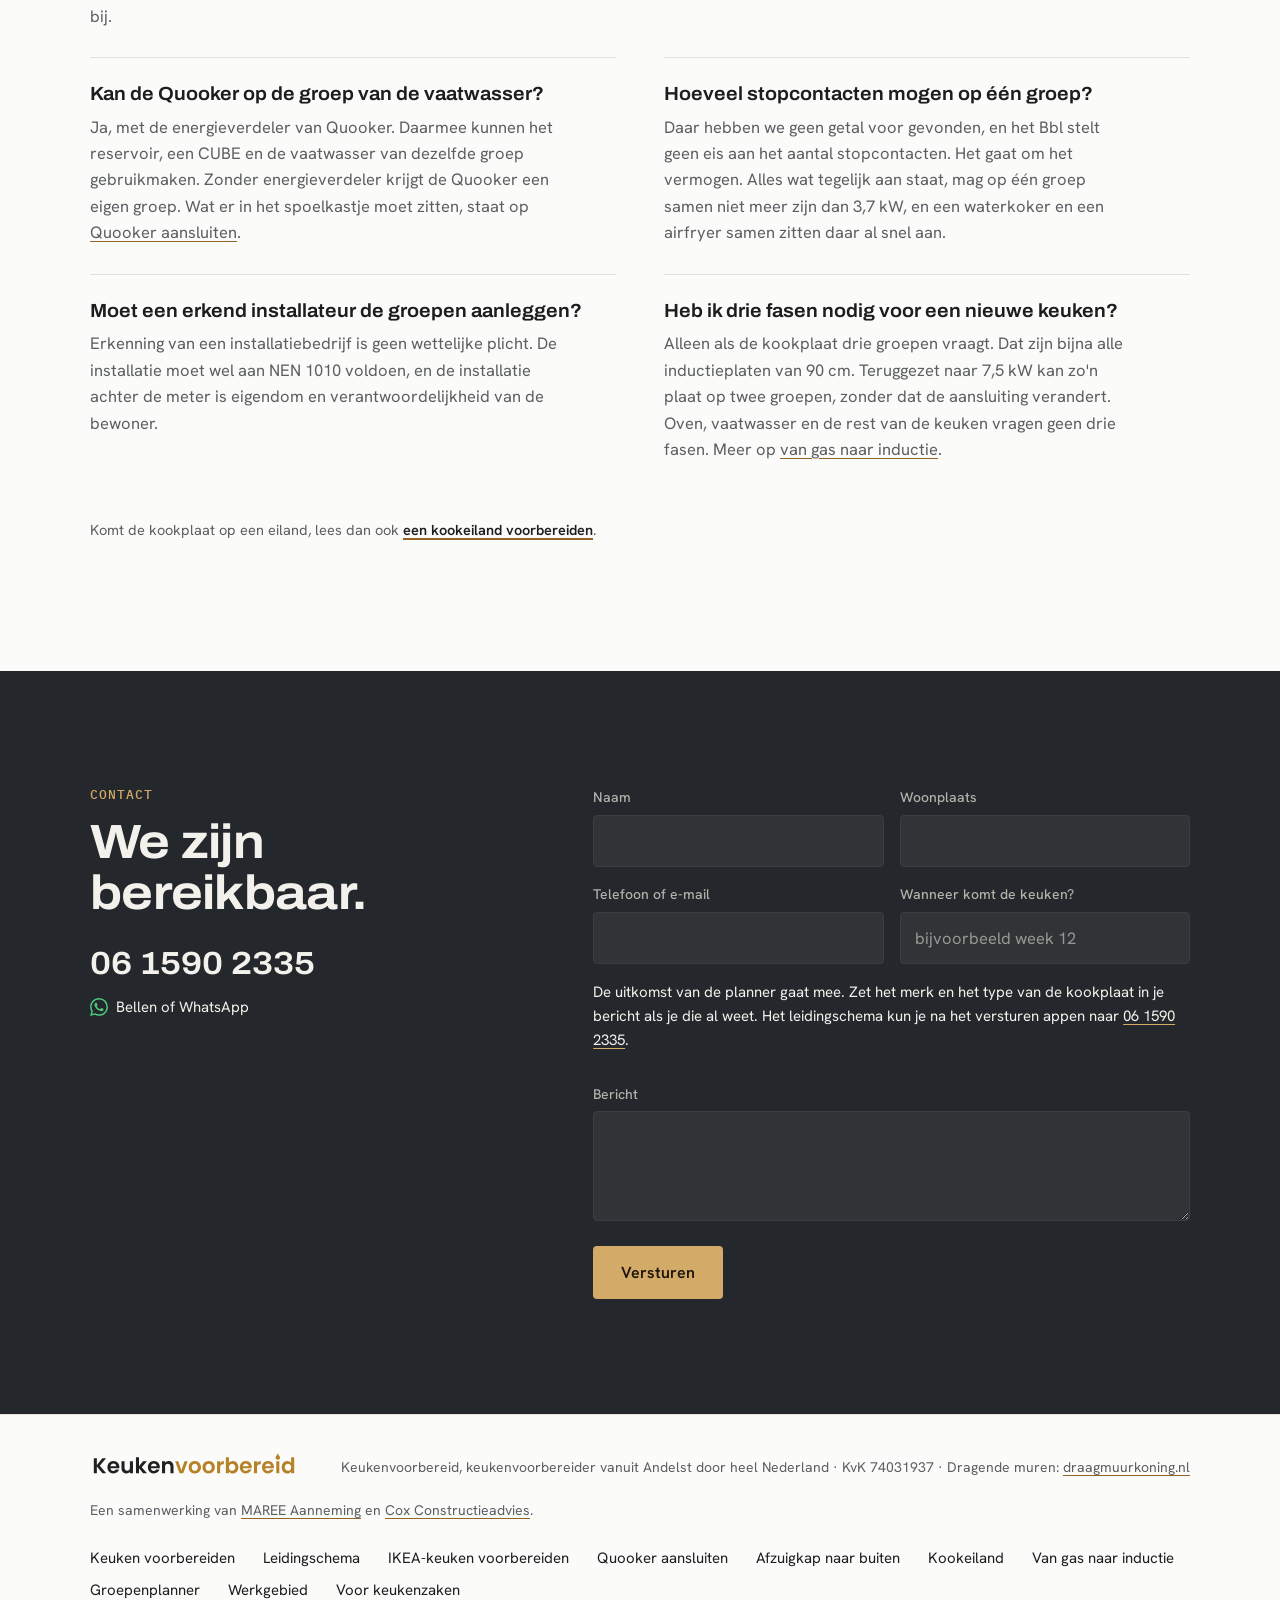
<file: groepen-keuken/index.html>
<!doctype html>
<html lang="nl">
<head>
<meta charset="utf-8">
<meta name="viewport" content="width=device-width, initial-scale=1">
<title>Hoeveel groepen heeft een keuken nodig? Bereken het zelf</title>
<meta name="description" content="Tel in 30 seconden hoeveel groepen jouw nieuwe keuken vraagt voor inductie, oven, vaatwasser en Quooker. Met NEN 1010-overzicht en uitleg over de meterkast.">
<link rel="canonical" href="https://www.keukenvoorbereid.nl/groepen-keuken/">
<meta property="og:type" content="article">
<meta property="og:site_name" content="Keukenvoorbereid">
<meta property="og:title" content="Hoeveel groepen heeft een keuken nodig? Bereken het zelf">
<meta property="og:description" content="Tel in 30 seconden hoeveel groepen jouw nieuwe keuken vraagt voor inductie, oven, vaatwasser en Quooker. Met NEN 1010-overzicht en uitleg over de meterkast.">
<meta property="og:locale" content="nl_NL">
<meta property="og:url" content="https://www.keukenvoorbereid.nl/groepen-keuken/">
<meta property="og:image" content="https://www.keukenvoorbereid.nl/images/og_keukenwand.jpg">
<meta property="og:image:width" content="1200">
<meta property="og:image:height" content="630">
<meta name="twitter:card" content="summary_large_image">
<link rel="icon" type="image/svg+xml" href="/favicon.svg">
<script type="application/ld+json">
{
  "@context": "https://schema.org",
  "@graph": [
    {
      "@type": "FAQPage",
      "@id": "https://www.keukenvoorbereid.nl/groepen-keuken/",
      "name": "Groepen voor een nieuwe keuken",
      "inLanguage": "nl-NL",
      "dateModified": "2026-11-25",
      "isPartOf": {
        "@id": "https://www.keukenvoorbereid.nl/#website"
      },
      "about": {
        "@id": "https://www.keukenvoorbereid.nl/#keukenvoorbereiding"
      },
      "publisher": {
        "@id": "https://www.keukenvoorbereid.nl/#bedrijf"
      },
      "mainEntity": [
        {
          "@type": "Question",
          "name": "Hoeveel groepen heeft een keuken nodig?",
          "acceptedAnswer": {
            "@type": "Answer",
            "text": "Een keuken met een inductieplaat van 60 tot 80 cm, een oven, een vaatwasser en stopcontacten boven het aanrecht komt op vijf groepen: twee voor de kookplaat, een voor de oven, een voor de vaatwasser, en een voor het aanrecht, de koelkast en de afzuigkap. Een combimagnetron, een inbouwkoffiemachine of een Quooker kan er een groep bij vragen. De groepen voor de rest van het huis komen daar nog bij."
          }
        },
        {
          "@type": "Question",
          "name": "Mogen de oven en de vaatwasser op één groep?",
          "acceptedAnswer": {
            "@type": "Answer",
            "text": "Nee. Een oven vraagt rond 3600 W en een vaatwasser rond 2400 W. Samen is dat meer dan de 3,7 kW die volgens Bosch op één groep mag. Elk krijgt een eigen groep."
          }
        },
        {
          "@type": "Question",
          "name": "Kan de Quooker op de groep van de vaatwasser?",
          "acceptedAnswer": {
            "@type": "Answer",
            "text": "Ja, met de energieverdeler van Quooker. Daarmee kunnen het reservoir, een CUBE en de vaatwasser van dezelfde groep gebruikmaken. Zonder energieverdeler krijgt de Quooker een eigen groep."
          }
        },
        {
          "@type": "Question",
          "name": "Hoeveel stopcontacten mogen op één groep?",
          "acceptedAnswer": {
            "@type": "Answer",
            "text": "Daar hebben we geen getal voor gevonden, en het Bbl stelt geen eis aan het aantal stopcontacten. Het gaat om het vermogen. Alles wat tegelijk aan staat, mag op één groep samen niet meer zijn dan 3,7 kW, en een waterkoker en een airfryer samen zitten daar al snel aan."
          }
        },
        {
          "@type": "Question",
          "name": "Moet een erkend installateur de groepen aanleggen?",
          "acceptedAnswer": {
            "@type": "Answer",
            "text": "Erkenning van een installatiebedrijf is geen wettelijke plicht. De installatie moet wel aan NEN 1010 voldoen, en de installatie achter de meter is eigendom en verantwoordelijkheid van de bewoner."
          }
        },
        {
          "@type": "Question",
          "name": "Heb ik drie fasen nodig voor een nieuwe keuken?",
          "acceptedAnswer": {
            "@type": "Answer",
            "text": "Alleen als de kookplaat drie groepen vraagt. Dat zijn bijna alle inductieplaten van 90 cm. Teruggezet naar 7,5 kW kan zo'n plaat op twee groepen, zonder dat de aansluiting verandert. Oven, vaatwasser en de rest van de keuken vragen geen drie fasen."
          }
        }
      ]
    },
    {
      "@type": "BreadcrumbList",
      "itemListElement": [
        {
          "@type": "ListItem",
          "position": 1,
          "name": "Keukenvoorbereid",
          "item": "https://www.keukenvoorbereid.nl/"
        },
        {
          "@type": "ListItem",
          "position": 2,
          "name": "Groepen voor een nieuwe keuken",
          "item": "https://www.keukenvoorbereid.nl/groepen-keuken/"
        }
      ]
    }
  ]
}
</script>
<link rel="preconnect" href="https://fonts.googleapis.com">
<link rel="preconnect" href="https://fonts.gstatic.com" crossorigin>
<link href="https://fonts.googleapis.com/css2?family=Archivo:wdth,wght@100..125,400..800&family=Hanken+Grotesk:wght@400;500;600&family=IBM+Plex+Mono:wght@500&display=swap" rel="stylesheet">
<link rel="stylesheet" href="/css/style.css">
</head>
<body>

<header class="kop">
  <div class="binnen">
    <a href="/"><img src="/images/logo/logo_kv_donker.svg" width="290" height="56" alt="Keukenvoorbereid, specialist in keukenverbouwing"></a>
    <nav class="menu" aria-label="Hoofdmenu">
      <a href="/#werkwijze">Werkwijze</a>
      <a href="/#dragende-muur">Dragende muur</a>
      <a href="/keukenzaken/">Keukenzaken</a>
      <a href="#contact">Contact</a>
    </nav>
    <div class="kop-contact">
      <a class="rond wa" href="https://wa.me/31615902335?text=Hallo%2C%20ik%20heb%20de%20groepenplanner%20op%20keukenvoorbereid.nl%20ingevuld%20voor%20mijn%20nieuwe%20keuken.%0A%0APlaats%3A%20%0ALeverdatum%20van%20de%20keuken%3A%20%0A%0AHet%20leidingschema%20stuur%20ik%20hierbij%20mee." aria-label="WhatsApp naar 06 1590 2335"><svg viewBox="0 0 24 24" fill="currentColor" aria-hidden="true"><path d="M17.472 14.382c-.297-.149-1.758-.867-2.030-.967-.273-.099-.471-.148-.67.15-.197.297-.767.966-.94 1.164-.173.199-.347.223-.644.075-.297-.15-1.255-.463-2.39-1.475-.883-.788-1.48-1.761-1.653-2.059-.173-.297-.018-.458.13-.606.134-.133.298-.347.446-.52.149-.174.198-.298.298-.497.099-.198.05-.371-.025-.52-.075-.149-.669-1.612-.916-2.207-.242-.579-.487-.5-.669-.51a12.8 12.8 0 0 0-.57-.01c-.198 0-.52.074-.792.372-.272.297-1.04 1.016-1.04 2.479 0 1.462 1.065 2.875 1.213 3.074.149.198 2.096 3.2 5.077 4.487.709.306 1.262.489 1.694.625.712.227 1.360.195 1.871.118.571-.085 1.758-.719 2.006-1.413.248-.694.248-1.289.173-1.413-.074-.124-.272-.198-.57-.347m-5.421 7.403h-.004a9.87 9.87 0 0 1-5.031-1.378l-.361-.214-3.741.982.998-3.648-.235-.374a9.86 9.86 0 0 1-1.51-5.26c.001-5.45 4.436-9.884 9.888-9.884 2.64 0 5.122 1.03 6.988 2.898a9.825 9.825 0 0 1 2.893 6.994c-.003 5.45-4.437 9.884-9.885 9.884m8.413-18.297A11.815 11.815 0 0 0 12.05 0C5.495 0 .16 5.335.157 11.892c0 2.096.547 4.142 1.588 5.945L.057 24l6.305-1.654a11.882 11.882 0 0 0 5.683 1.448h.005c6.554 0 11.89-5.335 11.893-11.893a11.821 11.821 0 0 0-3.48-8.413Z"/></svg></a>
      <a class="rond bel" href="tel:+31615902335" aria-label="Bel 06 1590 2335"><svg viewBox="0 0 24 24" fill="none" stroke="currentColor" stroke-width="1.8" stroke-linecap="round" stroke-linejoin="round" aria-hidden="true"><path d="M22 16.92v3a2 2 0 0 1-2.18 2 19.79 19.79 0 0 1-8.63-3.07 19.5 19.5 0 0 1-6-6 19.79 19.79 0 0 1-3.07-8.67A2 2 0 0 1 4.11 2h3a2 2 0 0 1 2 1.72c.13.96.36 1.9.7 2.81a2 2 0 0 1-.45 2.11L8.09 9.910a16 16 0 0 0 6 6l1.27-1.27a2 2 0 0 1 2.11-.45c.91.34 1.85.57 2.81.7A2 2 0 0 1 22 16.92z"/></svg></a>
    </div>
  </div>
</header>

<main>

  <section class="opening">
    <div class="binnen">
      <div>
        <p class="maat"><span>groepen in de meterkast</span></p>
        <h1>Hoeveel groepen vraagt je nieuwe keuken?</h1>
        <p class="intro">Een inductieplaat van 60 cm, een oven, een vaatwasser en stopcontacten boven het aanrecht komen samen op vijf groepen. Met een combimagnetron, een inbouwkoffiemachine of een Quooker kan het er een meer worden. De groepen voor de rest van het huis komen daar nog bij. Met de planner hieronder tel je wat jouw keuken vraagt.</p>
        <a class="knop" href="#planner">Naar de groepenplanner</a>
        <p class="bijgewerkt">Bijgewerkt 9 november 2026</p>
      </div>
      <figure>
        <div class="tekening">
          <svg viewBox="0 0 360 300" role="img" aria-labelledby="kast-titel kast-tekst">
            <title id="kast-titel">Groepenkast met vijf groepen voor de keuken</title>
            <desc id="kast-tekst">Schets, niet op schaal. Een groepenkast met acht groepen. Vijf in goud zijn voor de keuken: twee voor de inductieplaat met perilex, een voor de oven, een voor de vaatwasser en een voor het aanrecht, de koelkast en de afzuigkap. Drie gestippelde groepen zijn voor de rest van het huis.</desc>
            <rect class="lijn" x="30" y="30" width="300" height="200" rx="4"/>
            <line class="dun" x1="30" y1="70" x2="330" y2="70"/>
            <text class="sterk" x="46" y="56">groepenkast</text>
            <text x="314" y="56" text-anchor="end">aardlek 30 mA</text>
            <rect class="punt-lijn" x="52" y="96" width="24" height="64" rx="3"/>
            <rect class="punt-lijn" x="86" y="96" width="24" height="64" rx="3"/>
            <rect class="punt-lijn" x="120" y="96" width="24" height="64" rx="3"/>
            <rect class="punt-lijn" x="154" y="96" width="24" height="64" rx="3"/>
            <rect class="punt-lijn" x="188" y="96" width="24" height="64" rx="3"/>
            <rect class="punt-stip" x="222" y="96" width="24" height="64" rx="3"/>
            <rect class="punt-stip" x="256" y="96" width="24" height="64" rx="3"/>
            <rect class="punt-stip" x="290" y="96" width="24" height="64" rx="3"/>
            <text class="goud" x="64" y="182" text-anchor="middle">1</text>
            <text class="goud" x="98" y="182" text-anchor="middle">2</text>
            <text class="goud" x="132" y="182" text-anchor="middle">3</text>
            <text class="goud" x="166" y="182" text-anchor="middle">4</text>
            <text class="goud" x="200" y="182" text-anchor="middle">5</text>
            <line class="dun" x1="52" y1="200" x2="212" y2="200"/>
            <text class="sterk" x="52" y="218">keuken</text>
            <line class="stip" x1="222" y1="200" x2="314" y2="200"/>
            <text x="222" y="218">rest van het huis</text>
            <text x="30" y="270">vijf groepen voor de keuken</text>
            <text x="330" y="270" text-anchor="end">niet op schaal</text>
          </svg>
          <ol class="legenda">
            <li><b>1, 2</b> inductieplaat, perilex</li>
            <li><b>3</b> oven</li>
            <li><b>4</b> vaatwasser</li>
            <li><b>5</b> aanrecht, koelkast, afzuigkap</li>
          </ol>
        </div>
        <figcaption class="onderschrift"><b>Vijf groepen voor een gewone keuken.</b> Met een plaat van 90 cm worden het er zes, en dan komt de netbeheerder erbij voor drie fasen.</figcaption>
      </figure>
    </div>
  </section>

  <section class="planner" id="planner">
    <div class="binnen">
      <div class="kopregel">
        <p class="maat"><span>groepenplanner</span></p>
        <h2>Tel de groepen voor jouw keuken.</h2>
        <p>Kies de kookplaat en vink aan wat er in de keuken komt. De planner rekent met de vermogens en regels in de tabel verderop.</p>
      </div>
      <div class="raster">
        <div class="keuze" id="planner-keuze">
          <fieldset>
            <legend>De kookplaat</legend>
            <div class="opties">
              <label class="optie"><input type="radio" name="plaat" value="geen"><span>Geen elektrische kookplaat, de plaat blijft op gas</span></label>
              <label class="optie"><input type="radio" name="plaat" value="klein"><span>Kleine plaat tot 3,7 kW<small>een eigen groep</small></span></label>
              <label class="optie"><input type="radio" name="plaat" value="midden" checked><span>Inductie van 60, 70 of 80 cm<small>twee groepen met perilex</small></span></label>
              <label class="optie"><input type="radio" name="plaat" value="groot"><span>Inductie van 90 cm<small>drie groepen en drie fasen</small></span></label>
              <label class="optie"><input type="radio" name="plaat" value="terug"><span>Inductie van 90 cm, teruggezet naar 7,5 kW<small>twee groepen</small></span></label>
            </div>
          </fieldset>
          <fieldset>
            <legend>Apparaten</legend>
            <div class="opties twee">
              <label class="optie"><input type="checkbox" name="oven" checked><span>Oven</span></label>
              <label class="optie"><input type="checkbox" name="combi"><span>Combimagnetron</span></label>
              <label class="optie"><input type="checkbox" name="vaatwasser" checked><span>Vaatwasser</span></label>
              <label class="optie"><input type="checkbox" name="koffie"><span>Inbouwkoffiemachine</span></label>
              <label class="optie"><input type="checkbox" name="koelkast" checked><span>Koelkast, vriezer of wijnkoelkast</span></label>
              <label class="optie"><input type="checkbox" name="aanrecht" checked><span>Stopcontacten boven het aanrecht</span></label>
              <label class="optie"><input type="checkbox" name="aanrecht2"><span>Tweede groep voor het aanrecht<small>voor airfryer en waterkoker tegelijk</small></span></label>
            </div>
          </fieldset>
          <fieldset>
            <legend>Afzuiging</legend>
            <div class="opties twee">
              <label class="optie"><input type="radio" name="afzuiging" value="kap" checked><span>Afzuigkap</span></label>
              <label class="optie"><input type="radio" name="afzuiging" value="plaat"><span>In de kookplaat</span></label>
              <label class="optie"><input type="radio" name="afzuiging" value="geen"><span>Geen afzuiging</span></label>
            </div>
          </fieldset>
          <fieldset>
            <legend>Quooker</legend>
            <div class="opties twee">
              <label class="optie"><input type="radio" name="quooker" value="geen" checked><span>Geen Quooker</span></label>
              <label class="optie"><input type="radio" name="quooker" value="pro3"><span>Quooker PRO3</span></label>
              <label class="optie"><input type="radio" name="quooker" value="combi"><span>Quooker COMBI</span></label>
              <label class="optie"><input type="checkbox" name="cube" disabled><span>Met een CUBE erbij</span></label>
            </div>
          </fieldset>
        </div>
        <div class="uitkomst" aria-live="polite">
          <p class="maat"><span>uitkomst</span></p>
          <p class="getal"><span id="planner-aantal">5</span> <span id="planner-woord">groepen</span></p>
          <p class="sub">voor de keuken, naast de groepen voor de rest van het huis</p>
          <ol class="groepen" id="planner-lijst">
            <li>Kookplaat 60 tot 80 cm (1 van 2)</li>
            <li>Kookplaat 60 tot 80 cm (2 van 2)</li>
            <li>Oven</li>
            <li>Vaatwasser</li>
            <li>Aanrecht, koelkast en afzuigkap</li>
          </ol>
          <div id="planner-opmerkingen">
            <p class="opmerking">Geen drie fasen nodig. Een plaat van 60 tot 80 cm komt met een perilexaansluiting op twee groepen.</p>
            <p class="opmerking">Groepen met stopcontacten komen achter een aardlekschakelaar van 30 mA, sinds NEN 1010:2020 ook de perilexaansluiting van de kookplaat.</p>
          </div>
          <p class="opmerking">Komen er groepen bij, dan moet de meterkast gekeurd zijn en aan de huidige voorschriften voldoen. Bij de meeste keukens komt er een nieuwe kast.</p>
          <p class="opmerking klein">De planner rekent met de vermogens uit de tabel hieronder. Wat je eigen apparaten vragen, staat op het typeplaatje of in de handleiding. De uitkomst gaat mee als je het formulier onderaan verstuurt.</p>
        </div>
      </div>
    </div>
  </section>

  <section class="artikel" id="regels">
    <div class="binnen raster">
      <div>
        <p class="maat"><span>waar de planner mee rekent</span></p>
        <h2>De regels, met de bron erbij.</h2>
        <p>Op één groep mag volgens Bosch hooguit 3,7 kW aan apparaten samen. Oven, vaatwasser en kookplaat krijgen daarom elk een eigen groep, en de kleine verbruikers delen er een. Bosch noemt de keukenverlichting, de koelkast en de stopcontacten als voorbeeld van wat samen op één groep kan.</p>
        <div class="tabel">
          <table>
            <thead>
              <tr><th scope="col">Apparaat</th><th scope="col">Vermogen</th><th scope="col">In de planner</th></tr>
            </thead>
            <tbody>
              <tr><th scope="row">Kookplaat</th><td>tot 11,1 kW</td><td>Eén, twee of drie groepen, naar het vermogen. Zie <a href="/van-gas-naar-inductie/">van gas naar inductie</a>.</td></tr>
              <tr><th scope="row">Kookplaat met afzuiging</th><td>7,4 kW</td><td>Twee groepen, zoals een plaat van 80 cm. De motor zit op de aansluiting van de plaat.</td></tr>
              <tr><th scope="row">Oven</th><td>3600 W</td><td>Eigen groep.</td></tr>
              <tr><th scope="row">Combi&shy;magnetron</th><td>3600 W</td><td>Eigen groep.</td></tr>
              <tr><th scope="row">Vaatwasser</th><td>2400 W</td><td>Eigen groep, met de energie&shy;verdeler samen met de Quooker.</td></tr>
              <tr><th scope="row">Inbouw&shy;koffiemachine</th><td>1600 W</td><td>Eigen groep, zoals we dat bij de oven en de kookplaat doen. Met een waterkoker op dezelfde groep zou het meer dan 3,7 kW worden.</td></tr>
              <tr><th scope="row">Quooker COMBI</th><td>2200 W</td><td>Eigen groep, of met de energie&shy;verdeler op de groep van de vaatwasser.</td></tr>
              <tr><th scope="row">Quooker PRO3</th><td>1600 W</td><td>Eigen groep, of met de energie&shy;verdeler op de groep van de vaatwasser. Een CUBE (100 W) kan erbij.</td></tr>
              <tr><th scope="row">Koelkast, vriezer</th><td>rond 90 W</td><td>Samen met het aanrecht.</td></tr>
              <tr><th scope="row">Wijnkoelkast</th><td>60 W</td><td>Samen met het aanrecht.</td></tr>
              <tr><th scope="row">Afzuigkap</th><td>146 W</td><td>Samen met het aanrecht.</td></tr>
              <tr><th scope="row">Aanrecht</th><td>wat je erin steekt</td><td>Eén groep voor de stopcontacten, met de koelkast, de afzuigkap en de keuken&shy;verlichting erbij.</td></tr>
              <tr><th scope="row">Airfryer met twee manden</th><td>rond 2400 W</td><td>Op een tweede groep voor het aanrecht, als hij tegelijk met de waterkoker aan moet.</td></tr>
            </tbody>
          </table>
        </div>
        <p>De vermogens komen uit de specificaties van Bosch-apparaten (oven HBG7741B1, combimagnetron CMG7241B1, vaatwasser SMV4HVX00E, koffiemachine CTL636EB6, vriezer GIV21AFE0, wijnkoelkast KUW21AHG0, afzuigkap DWF97RV60, kookplaat met afzuiging PXX875D34E), de airfryer met twee manden NA352 van Philips en de handleidingen van Quooker. Andere merken zitten in dezelfde orde, maar het typeplaatje van je eigen apparaat gaat voor.</p>
        <p>NEN 1010 zegt het algemener. De installatie moet verdeeld zijn in genoeg groepen om de apparatuur tegelijk te gebruiken, en waar nodig krijgt een apparaat met een hoge aansluitwaarde een eigen groep. In de versie uit 2007 kreeg nog elk toestel van 2 kVA of meer een eigen groep. Sinds de versie van 2020 komen groepen met stopcontacten tot 32 A achter een aardlekschakelaar van 30 mA, en nu ook de perilexaansluiting van de kookplaat. Hoeveel groepen achter één aardlekschakelaar mogen, volgt nu uit de lekstroom en niet meer uit een vast aantal van vier.</p>
        <p class="bron">Bronnen: <a href="https://www.bosch-home.nl/producten/koken-en-bakken/kookplaten/faq">Bosch over kookplaten en groepen</a>, de specificaties van Bosch per type, <a href="https://content.quooker.com/fileserver/product/file/get/827/installation-guide/nl_BE/0/Energieverdeler%20voor%20Quooker%20en%20CUBE">de energieverdeler van Quooker</a>, <a href="https://hager.com/nl/kennis-en-inspiratie/kennisartikelen/wasmachineleiding">Hager over NEN 1010</a>, de presentatie van Techniek Nederland over NEN 1010:2020, <a href="https://iplo.nl/regelgeving/regels-voor-activiteiten/technische-bouwactiviteit/nieuwbouw/rijksregels/installaties-gas-elektra/">IPLO over gas en elektra</a>, <a href="https://www.enexis.nl/aansluitingen/voorbereidende-werkzaamheden-in-de-meterkast">Enexis over de meterkast</a> en <a href="https://installq.nl/faq">InstallQ</a>. Stand oktober 2026.</p>
      </div>
      <div class="notities">
        <div class="notitie">
          <span class="label">wat we niet vonden</span>
          <h3>Geen vast aantal stopcontacten</h3>
          <p>Hoeveel stopcontacten er op één groep mogen, en hoeveel er boven het aanrecht moeten, staat nergens als regel. Het Bbl stelt er geen eis aan. Het gaat om wat er tegelijk aan staat, en een waterkoker en een airfryer samen zitten al snel aan de 3,7 kW. Daarom krijgt het aanrecht in de planner een eigen groep, en kun je er een tweede bij kiezen als die twee tegelijk aan moeten.</p>
        </div>
        <div class="notitie">
          <span class="label">de meterkast</span>
          <h3>Groepen erbij, kast nagelopen</h3>
          <p>De installatie achter de meter is van de bewoner, en wie groepen bijplaatst, is verantwoordelijk voor de kast. Die moet gekeurd zijn en aan de huidige voorschriften voldoen. Bij de meeste keukens komt er een nieuwe kast, in dezelfde klus als de rest van het voorwerk.</p>
        </div>
        <div class="notitie">
          <span class="label">het hele voorwerk</span>
          <h3>Terug vanaf de leverdatum</h3>
          <p>De groepen horen bij de elektra, en die gaat mee met de leidingen, het stucwerk en de tegels. Wat er wanneer klaar moet zijn, staat op <a href="/keuken-voorbereiden/">keuken voorbereiden</a>.</p>
        </div>
      </div>
    </div>
  </section>

  <section class="vragen" id="vragen">
    <div class="binnen">
      <p class="maat"><span>vragen</span></p>
      <h2>Vragen over groepen in de keuken</h2>
      <div class="lijst">
        <div>
          <h3>Hoeveel groepen heeft een keuken nodig?</h3>
          <p>Een keuken met een inductieplaat van 60 tot 80 cm, een oven, een vaatwasser en stopcontacten boven het aanrecht komt op vijf groepen: twee voor de kookplaat, een voor de oven, een voor de vaatwasser, en een voor het aanrecht, de koelkast en de afzuigkap. Een combimagnetron, een inbouwkoffiemachine of een Quooker kan er een groep bij vragen. De groepen voor de rest van het huis komen daar nog bij.</p>
        </div>
        <div>
          <h3>Mogen de oven en de vaatwasser op één groep?</h3>
          <p>Nee. Een oven vraagt rond 3600 W en een vaatwasser rond 2400 W. Samen is dat meer dan de 3,7 kW die volgens Bosch op één groep mag. Elk krijgt een eigen groep.</p>
        </div>
        <div>
          <h3>Kan de Quooker op de groep van de vaatwasser?</h3>
          <p>Ja, met de energieverdeler van Quooker. Daarmee kunnen het reservoir, een CUBE en de vaatwasser van dezelfde groep gebruikmaken. Zonder energieverdeler krijgt de Quooker een eigen groep. Wat er in het spoelkastje moet zitten, staat op <a href="/quooker-aansluiten/">Quooker aansluiten</a>.</p>
        </div>
        <div>
          <h3>Hoeveel stopcontacten mogen op één groep?</h3>
          <p>Daar hebben we geen getal voor gevonden, en het Bbl stelt geen eis aan het aantal stopcontacten. Het gaat om het vermogen. Alles wat tegelijk aan staat, mag op één groep samen niet meer zijn dan 3,7 kW, en een waterkoker en een airfryer samen zitten daar al snel aan.</p>
        </div>
        <div>
          <h3>Moet een erkend installateur de groepen aanleggen?</h3>
          <p>Erkenning van een installatiebedrijf is geen wettelijke plicht. De installatie moet wel aan NEN 1010 voldoen, en de installatie achter de meter is eigendom en verantwoordelijkheid van de bewoner.</p>
        </div>
        <div>
          <h3>Heb ik drie fasen nodig voor een nieuwe keuken?</h3>
          <p>Alleen als de kookplaat drie groepen vraagt. Dat zijn bijna alle inductieplaten van 90 cm. Teruggezet naar 7,5 kW kan zo'n plaat op twee groepen, zonder dat de aansluiting verandert. Oven, vaatwasser en de rest van de keuken vragen geen drie fasen. Meer op <a href="/van-gas-naar-inductie/">van gas naar inductie</a>.</p>
        </div>
      </div>
      <p class="bron">Komt de kookplaat op een eiland, lees dan ook <a class="verder-link" href="/kookeiland/">een kookeiland voorbereiden</a>.</p>
    </div>
  </section>

  <section class="contact" id="contact">
    <div class="binnen">
      <div class="vlak">
        <div>
          <p class="maat"><span>contact</span></p>
          <h2>We zijn bereikbaar.</h2>
          <p class="nummer"><a href="tel:+31615902335">06 1590 2335</a></p>
          <p class="klein"><a class="wa-link" href="https://wa.me/31615902335?text=Hallo%2C%20ik%20heb%20de%20groepenplanner%20op%20keukenvoorbereid.nl%20ingevuld%20voor%20mijn%20nieuwe%20keuken.%0A%0APlaats%3A%20%0ALeverdatum%20van%20de%20keuken%3A%20%0A%0AHet%20leidingschema%20stuur%20ik%20hierbij%20mee."><svg class="ico" viewBox="0 0 24 24" fill="currentColor" aria-hidden="true"><path d="M17.472 14.382c-.297-.149-1.758-.867-2.03-.967-.273-.099-.471-.148-.67.15-.197.297-.767.966-.94 1.164-.173.199-.347.223-.644.075-.297-.15-1.255-.463-2.39-1.475-.883-.788-1.48-1.761-1.653-2.059-.173-.297-.018-.458.13-.606.134-.133.298-.347.446-.52.149-.174.198-.298.298-.497.099-.198.05-.371-.025-.52-.075-.149-.669-1.612-.916-2.207-.242-.579-.487-.5-.669-.51a12.8 12.8 0 0 0-.57-.01c-.198 0-.52.074-.792.372-.272.297-1.04 1.016-1.04 2.479 0 1.462 1.065 2.875 1.213 3.074.149.198 2.096 3.2 5.077 4.487.709.306 1.262.489 1.694.625.712.227 1.36.195 1.871.118.571-.085 1.758-.719 2.006-1.413.248-.694.248-1.289.173-1.413-.074-.124-.272-.198-.57-.347m-5.421 7.403h-.004a9.87 9.87 0 0 1-5.031-1.378l-.361-.214-3.741.982.998-3.648-.235-.374a9.86 9.86 0 0 1-1.51-5.26c.001-5.45 4.436-9.884 9.888-9.884 2.64 0 5.122 1.03 6.988 2.898a9.825 9.825 0 0 1 2.893 6.994c-.003 5.45-4.437 9.884-9.885 9.884m8.413-18.297A11.815 11.815 0 0 0 12.05 0C5.495 0 .16 5.335.157 11.892c0 2.096.547 4.142 1.588 5.945L.057 24l6.305-1.654a11.882 11.882 0 0 0 5.683 1.448h.005c6.554 0 11.89-5.335 11.893-11.893a11.821 11.821 0 0 0-3.48-8.413Z"/></svg>Bellen of WhatsApp</a></p>
        </div>
        <form action="https://api.web3forms.com/submit" method="POST">
          <input type="hidden" name="access_key" value="f3d34821-c289-4e35-9834-771f04f0c74a">
          <input type="hidden" name="redirect" value="https://www.keukenvoorbereid.nl/bedankt/">
          <input type="hidden" name="subject" value="Aanvraag via keukenvoorbereid.nl (groepen)">
          <input type="hidden" name="groepenplanner" id="planner-veld" value="5 groepen: Kookplaat 60 tot 80 cm (1 van 2); Kookplaat 60 tot 80 cm (2 van 2); Oven; Vaatwasser; Aanrecht, koelkast en afzuigkap">
          <input type="checkbox" name="botcheck" tabindex="-1" autocomplete="off" style="display:none" aria-hidden="true">
          <div><label for="naam">Naam</label><input id="naam" name="naam" required autocomplete="name"></div>
          <div><label for="plaats">Woonplaats</label><input id="plaats" name="plaats" autocomplete="address-level2"></div>
          <div><label for="bereik">Telefoon of e-mail</label><input id="bereik" name="bereik" required></div>
          <div><label for="levering">Wanneer komt de keuken?</label><input id="levering" name="levering" placeholder="bijvoorbeeld week 12"></div>
          <p class="heel klein">De uitkomst van de planner gaat mee. Zet het merk en het type van de kookplaat in je bericht als je die al weet. Het leidingschema kun je na het versturen appen naar <a href="https://wa.me/31615902335?text=Hallo%2C%20ik%20heb%20net%20het%20formulier%20op%20keukenvoorbereid.nl%20ingevuld.%20Hierbij%20het%20leidingschema%20van%20de%20keukenzaak.">06 1590 2335</a>.</p>
          <div class="heel"><label for="bericht">Bericht</label><textarea id="bericht" name="bericht"></textarea></div>
          <button type="submit">Versturen</button>
        </form>
      </div>
    </div>
  </section>

</main>

<footer>
  <div class="binnen">
    <img src="/images/logo/logo_kv_wordmerk_donker.svg" width="207" height="32" alt="Keukenvoorbereid">
    <p>Keukenvoorbereid, keukenvoorbereider vanuit Andelst door heel Nederland · KvK 74031937 · Dragende muren: <a href="https://www.draagmuurkoning.nl/">draagmuurkoning.nl</a></p>
    <p>Een samenwerking van <a href="https://www.aannemingmaree.nl/">MAREE Aanneming</a> en <a href="https://www.coxadvies.nl/">Cox Constructieadvies</a>.</p>
    <nav class="voetmenu" aria-label="Meer lezen">
      <a href="/keuken-voorbereiden/">Keuken voorbereiden</a>
      <a href="/leidingschema/">Leidingschema</a>
      <a href="/ikea-keuken-voorbereiden/">IKEA-keuken voorbereiden</a>
      <a href="/quooker-aansluiten/">Quooker aansluiten</a>
      <a href="/afzuigkap-naar-buiten/">Afzuigkap naar buiten</a>
      <a href="/kookeiland/">Kookeiland</a>
      <a href="/van-gas-naar-inductie/">Van gas naar inductie</a>
      <a href="/groepen-keuken/">Groepenplanner</a>
      <a href="/werkgebied/">Werkgebied</a>
      <a href="/keukenzaken/">Voor keukenzaken</a>
    </nav>
  </div>
</footer>

<script>
(function () {
  var keuze = document.getElementById('planner-keuze');
  if (!keuze) return;
  var MAX = 3700;
  var PLAAT = {
    geen: { naam: '', groepen: 0 },
    klein: { naam: 'Kookplaat tot 3,7 kW', groepen: 1 },
    midden: { naam: 'Kookplaat 60 tot 80 cm', groepen: 2 },
    groot: { naam: 'Kookplaat 90 cm', groepen: 3 },
    terug: { naam: 'Kookplaat 90 cm, teruggezet', groepen: 2 }
  };
  var QUOOKER = {
    pro3: { naam: 'Quooker PRO3', w: 1600 },
    combi: { naam: 'Quooker COMBI', w: 2200 }
  };

  function waarde(naam) {
    var el = keuze.querySelector('input[name="' + naam + '"]:checked');
    return el ? el.value : '';
  }
  function aan(naam) {
    var el = keuze.querySelector('input[name="' + naam + '"]');
    return !!(el && el.checked && !el.disabled);
  }

  function reken(verdeler) {
    var groepen = [];
    var plaat = PLAAT[waarde('plaat')] || PLAAT.geen;
    for (var i = 1; i <= plaat.groepen; i++) {
      groepen.push(plaat.groepen > 1 ? plaat.naam + ' (' + i + ' van ' + plaat.groepen + ')' : plaat.naam);
    }
    if (aan('oven')) groepen.push('Oven');
    if (aan('combi')) groepen.push('Combimagnetron');

    var q = QUOOKER[waarde('quooker')];
    var cube = q && aan('cube');
    var qNaam = q ? q.naam + (cube ? ' en CUBE' : '') : '';
    var qOpVaatwasser = false;

    if (aan('vaatwasser')) {
      if (verdeler && q) {
        groepen.push('Vaatwasser met ' + qNaam + ', via de energieverdeler');
        qOpVaatwasser = true;
      } else {
        groepen.push('Vaatwasser');
      }
    }
    if (aan('koffie')) groepen.push('Inbouwkoffiemachine');
    if (q && !qOpVaatwasser) groepen.push(qNaam);

    var klein = [];
    if (aan('aanrecht')) klein.push('aanrecht');
    if (aan('koelkast')) klein.push('koelkast');
    if (waarde('afzuiging') === 'kap') klein.push('afzuigkap');
    if (klein.length) {
      var tekst = klein.length === 1 ? klein[0] : klein.slice(0, -1).join(', ') + ' en ' + klein[klein.length - 1];
      groepen.push(tekst.charAt(0).toUpperCase() + tekst.slice(1));
    }
    if (aan('aanrecht2')) groepen.push('Aanrecht, tweede groep');
    return groepen;
  }

  function zin(tekst, cls) {
    var p = document.createElement('p');
    p.className = 'opmerking' + (cls ? ' ' + cls : '');
    p.textContent = tekst;
    return p;
  }

  function teken() {
    var cubeEl = keuze.querySelector('input[name="cube"]');
    var heeftQ = !!QUOOKER[waarde('quooker')];
    cubeEl.disabled = !heeftQ;
    if (!heeftQ) cubeEl.checked = false;

    var tweedeEl = keuze.querySelector('input[name="aanrecht2"]');
    tweedeEl.disabled = !aan('aanrecht');
    if (tweedeEl.disabled) tweedeEl.checked = false;

    var opPlaatEl = keuze.querySelector('input[name="afzuiging"][value="plaat"]');
    opPlaatEl.disabled = waarde('plaat') === 'geen';
    if (opPlaatEl.disabled && opPlaatEl.checked) {
      opPlaatEl.checked = false;
      keuze.querySelector('input[name="afzuiging"][value="kap"]').checked = true;
    }

    var groepen = reken(false);
    var alt = reken(true);
    var n = groepen.length;

    document.getElementById('planner-aantal').textContent = n;
    document.getElementById('planner-woord').textContent = n === 1 ? 'groep' : 'groepen';

    var lijst = document.getElementById('planner-lijst');
    while (lijst.firstChild) lijst.removeChild(lijst.firstChild);
    groepen.forEach(function (g) {
      var li = document.createElement('li');
      li.textContent = g;
      lijst.appendChild(li);
    });

    var opm = document.getElementById('planner-opmerkingen');
    while (opm.firstChild) opm.removeChild(opm.firstChild);
    var plaat = waarde('plaat');
    if (plaat === 'groot') {
      opm.appendChild(zin('Drie groepen voor de kookplaat betekent drie fasen. De netbeheerder past de aansluiting aan: bij Liander € 304,22 in 2026, bij Enexis € 267,66 zonder graafwerk, inclusief btw. Eerst doet de installateur het werk in de meterkast, dan volgt de aanvraag via mijnaansluiting.nl. Teruggezet naar 7,5 kW kan de plaat op twee groepen.', 'let'));
    } else if (plaat === 'terug') {
      opm.appendChild(zin('Teruggezet naar 7,5 kW komt de plaat op twee groepen, zonder dat de aansluiting verandert.'));
    } else if (plaat === 'midden') {
      opm.appendChild(zin('Geen drie fasen nodig. Een plaat van 60 tot 80 cm komt met een perilexaansluiting op twee groepen.'));
    } else if (plaat === 'klein') {
      opm.appendChild(zin('Een kleine plaat krijgt een eigen groep, zonder andere apparaten erop.'));
    }
    if (waarde('afzuiging') === 'plaat') {
      opm.appendChild(zin('De motor van de afzuiging zit op de aansluiting van de kookplaat. Bosch geeft voor een plaat van 80 cm met afzuiging 7,4 kW op, met de motor erin, en dat is dezelfde aansluiting als zonder afzuiging. De afvoer loopt door het onderkastje of de vloer en wordt bij het voorwerk meegenomen.'));
    }
    if (aan('aanrecht2')) {
      opm.appendChild(zin('Een airfryer met twee manden vraagt rond 2400 W. Met een waterkoker erbij komt één groep boven de 3,7 kW, en met een tweede groep kunnen ze tegelijk aan. Spreek met de installateur af welke stopcontacten op welke groep komen.'));
    }
    if (alt.length < n) {
      opm.appendChild(zin('Met de energieverdeler van Quooker kan de Quooker op de groep van de vaatwasser. Dan zijn het er ' + alt.length + '.'));
    }
    if (n > 0) {
      opm.appendChild(zin('Groepen met stopcontacten komen achter een aardlekschakelaar van 30 mA, sinds NEN 1010:2020 ook de perilexaansluiting van de kookplaat.'));
    }

    var veld = document.getElementById('planner-veld');
    if (veld) {
      var s = n === 0 ? 'niets aangevinkt'
        : n + (n === 1 ? ' groep: ' : ' groepen: ') + groepen.join('; ');
      if (alt.length < n) s += '. Met energieverdeler: ' + alt.length + '.';
      veld.value = s;
    }
  }

  keuze.addEventListener('change', teken);
  teken();
})();
</script>
<script data-goatcounter="https://keukenvoorbereid.goatcounter.com/count" async src="https://gc.zgo.at/count.js"></script>
  <script src="/js/klik.js" defer></script>
  <script src="/js/appknop.js" defer></script>
</body>
</html>
</file>
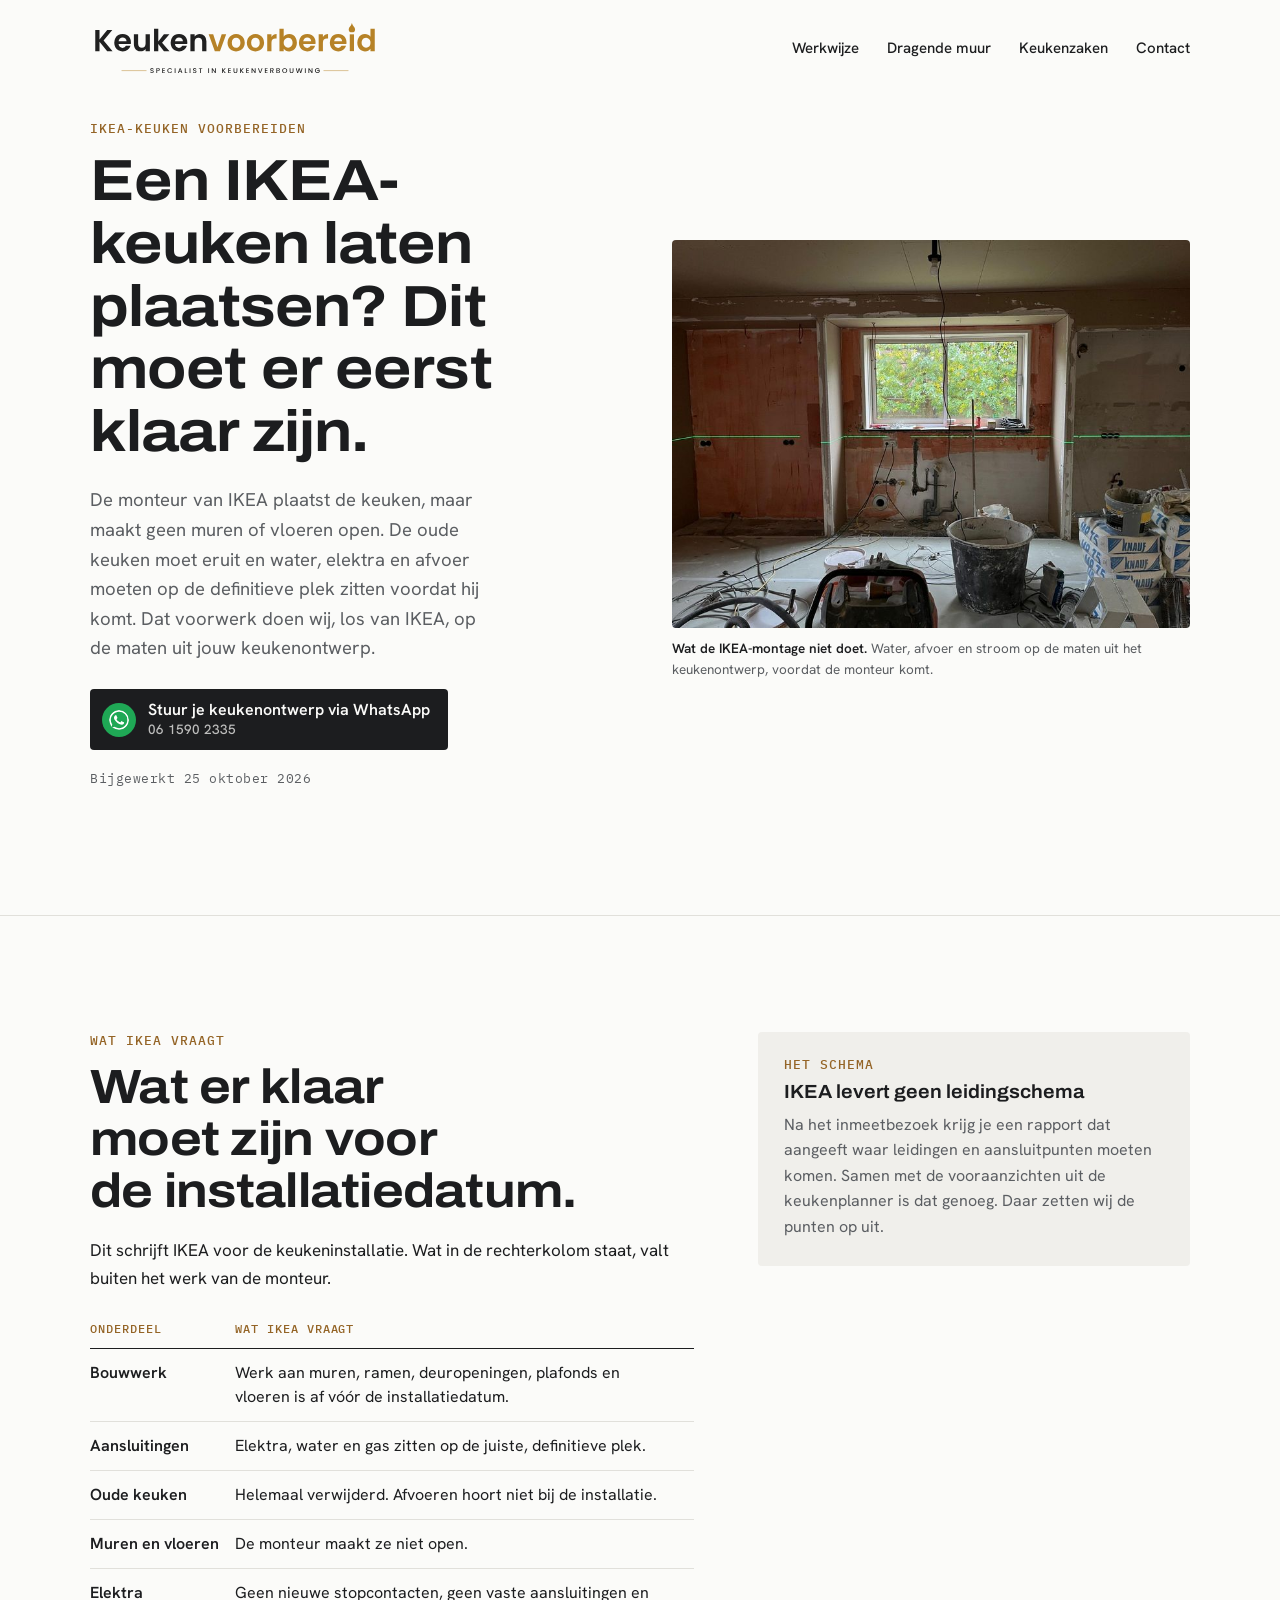
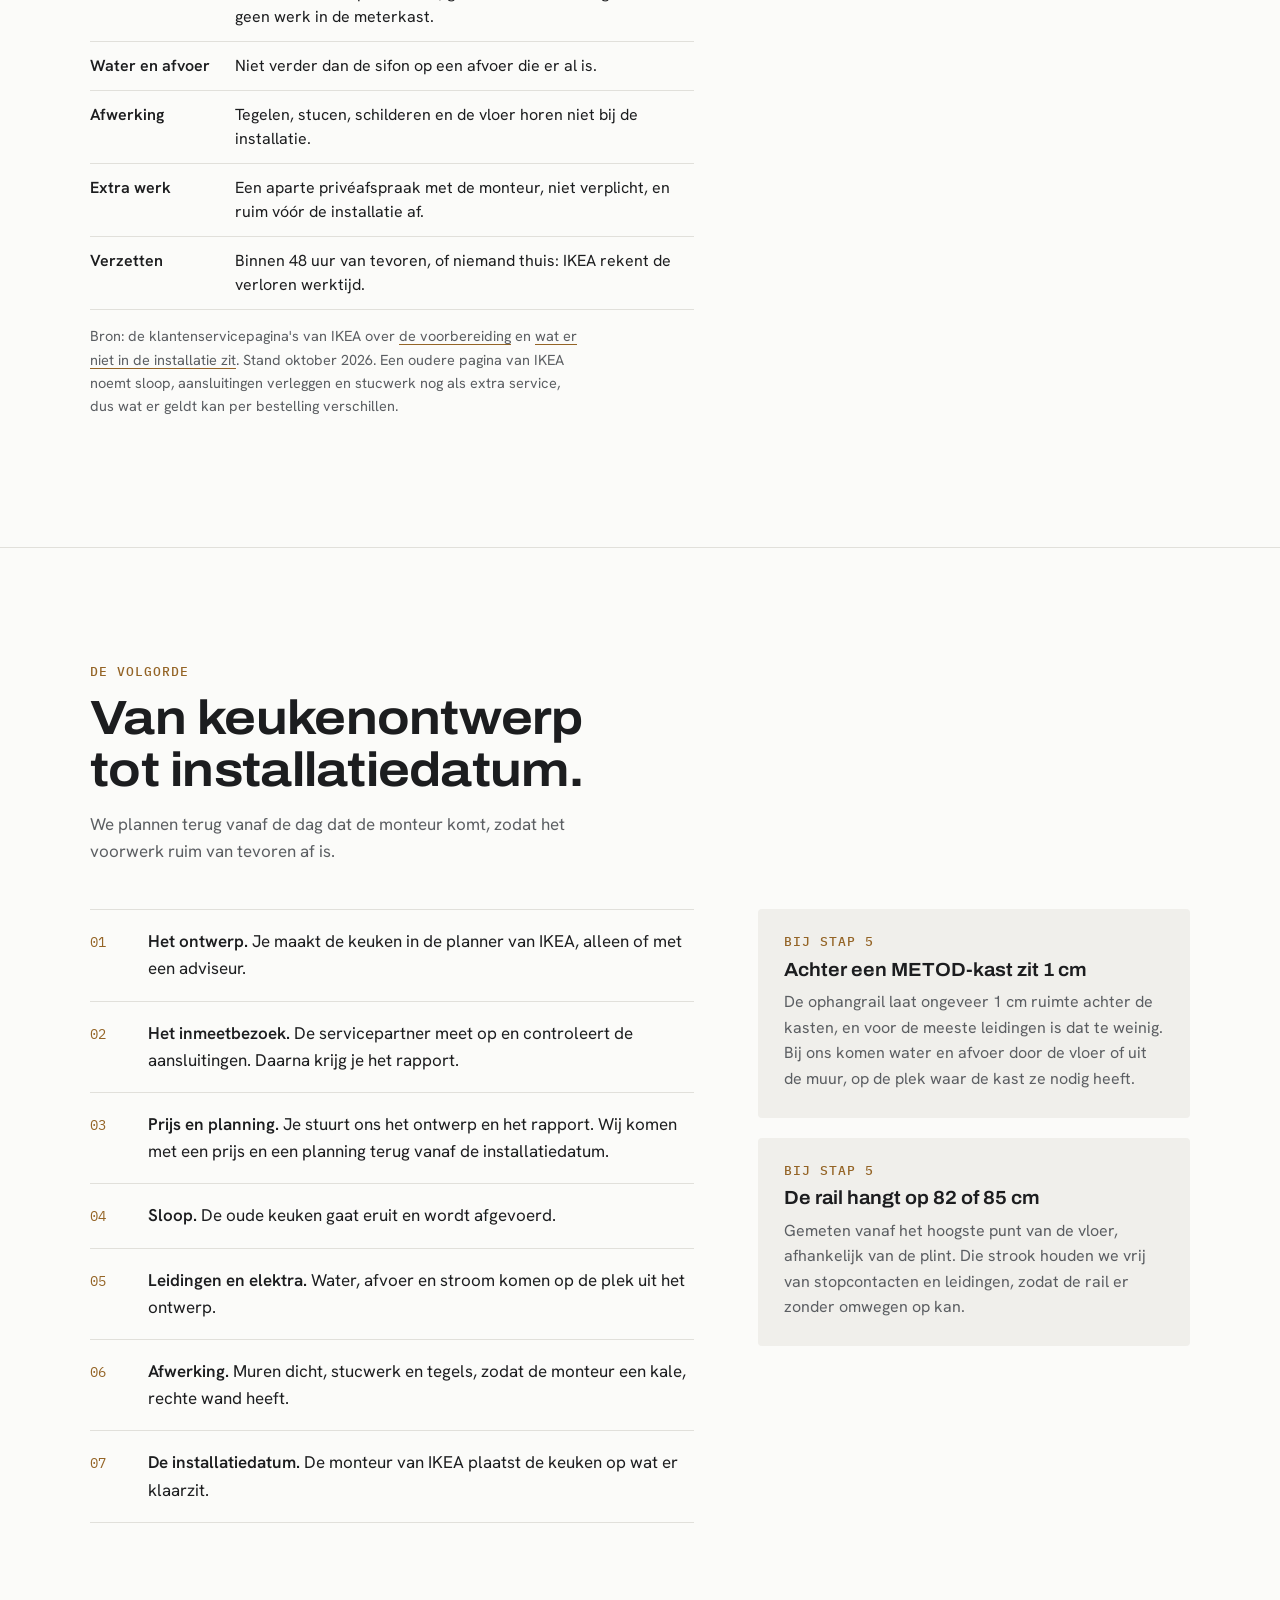
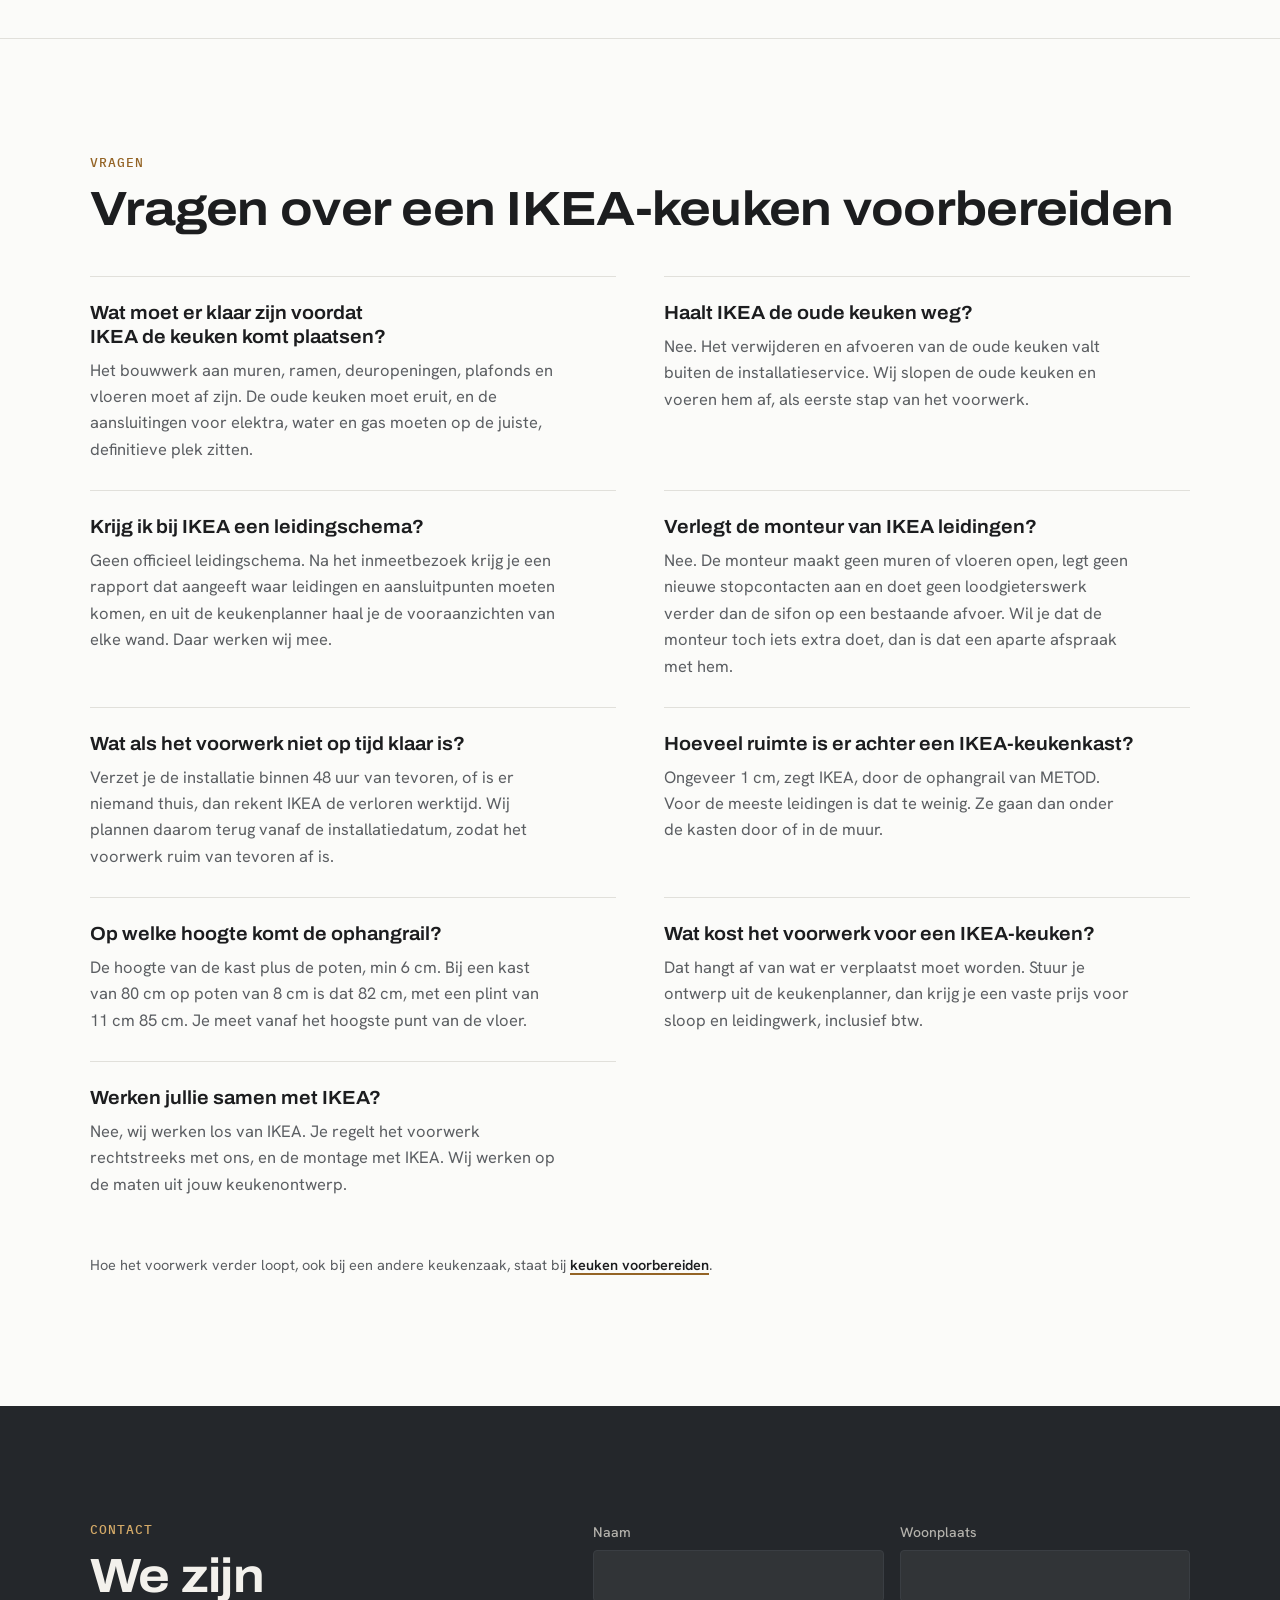
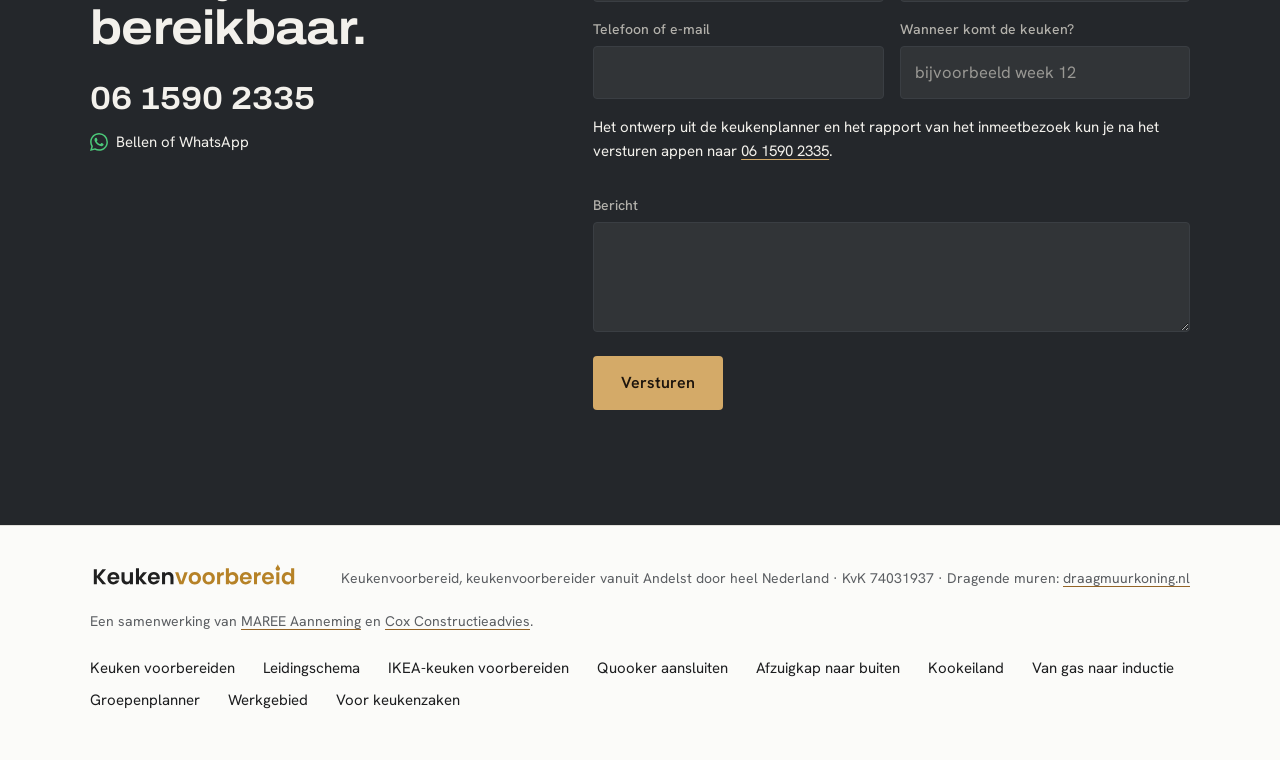
<file: ikea-keuken-voorbereiden/index.html>
<!doctype html>
<html lang="nl">
<head>
<meta charset="utf-8">
<meta name="viewport" content="width=device-width, initial-scale=1">
<title>IKEA-keuken laten plaatsen: wat moet er klaar zijn?</title>
<meta name="description" content="De IKEA-monteur maakt geen muren of vloeren open en sluit niets aan voorbij de sifon. Wat er klaar moet zijn voor de installatiedatum, met de maten van METOD.">
<link rel="canonical" href="https://www.keukenvoorbereid.nl/ikea-keuken-voorbereiden/">
<meta property="og:type" content="article">
<meta property="og:site_name" content="Keukenvoorbereid">
<meta property="og:title" content="IKEA-keuken laten plaatsen: wat moet er klaar zijn voor de monteur komt?">
<meta property="og:description" content="De IKEA-monteur maakt geen muren of vloeren open en sluit niets aan voorbij de sifon. Wat er klaar moet zijn voor de installatiedatum, met de maten van METOD.">
<meta property="og:locale" content="nl_NL">
<meta property="og:url" content="https://www.keukenvoorbereid.nl/ikea-keuken-voorbereiden/">
<meta property="og:image" content="https://www.keukenvoorbereid.nl/images/og_keukenwand.jpg">
<meta property="og:image:width" content="1200">
<meta property="og:image:height" content="630">
<meta name="twitter:card" content="summary_large_image">
<link rel="icon" type="image/svg+xml" href="/favicon.svg">
<!-- De vraag over de kosten heeft nog een placeholder en staat daarom niet in het schema. -->
<script type="application/ld+json">
{
  "@context": "https://schema.org",
  "@graph": [
    {
      "@type": "FAQPage",
      "@id": "https://www.keukenvoorbereid.nl/ikea-keuken-voorbereiden/",
      "name": "IKEA-keuken voorbereiden",
      "inLanguage": "nl-NL",
      "dateModified": "2026-10-25",
      "isPartOf": {
        "@id": "https://www.keukenvoorbereid.nl/#website"
      },
      "about": {
        "@id": "https://www.keukenvoorbereid.nl/#keukenvoorbereiding"
      },
      "publisher": {
        "@id": "https://www.keukenvoorbereid.nl/#bedrijf"
      },
      "mainEntity": [
        {
          "@type": "Question",
          "name": "Wat moet er klaar zijn voordat IKEA de keuken komt plaatsen?",
          "acceptedAnswer": {
            "@type": "Answer",
            "text": "Het bouwwerk aan muren, ramen, deuropeningen, plafonds en vloeren moet af zijn. De oude keuken moet eruit, en de aansluitingen voor elektra, water en gas moeten op de juiste, definitieve plek zitten."
          }
        },
        {
          "@type": "Question",
          "name": "Haalt IKEA de oude keuken weg?",
          "acceptedAnswer": {
            "@type": "Answer",
            "text": "Nee. Het verwijderen en afvoeren van de oude keuken valt buiten de installatieservice. Wij slopen de oude keuken en voeren hem af, als eerste stap van het voorwerk."
          }
        },
        {
          "@type": "Question",
          "name": "Krijg ik bij IKEA een leidingschema?",
          "acceptedAnswer": {
            "@type": "Answer",
            "text": "Geen officieel leidingschema. Na het inmeetbezoek krijg je een rapport dat aangeeft waar leidingen en aansluitpunten moeten komen, en uit de keukenplanner haal je de vooraanzichten van elke wand. Daar werken wij mee."
          }
        },
        {
          "@type": "Question",
          "name": "Verlegt de monteur van IKEA leidingen?",
          "acceptedAnswer": {
            "@type": "Answer",
            "text": "Nee. De monteur maakt geen muren of vloeren open, legt geen nieuwe stopcontacten aan en doet geen loodgieterswerk verder dan de sifon op een bestaande afvoer. Wil je dat de monteur toch iets extra doet, dan is dat een aparte afspraak met hem."
          }
        },
        {
          "@type": "Question",
          "name": "Wat als het voorwerk niet op tijd klaar is?",
          "acceptedAnswer": {
            "@type": "Answer",
            "text": "Verzet je de installatie binnen 48 uur van tevoren, of is er niemand thuis, dan rekent IKEA de verloren werktijd. Wij plannen daarom terug vanaf de installatiedatum, zodat het voorwerk ruim van tevoren af is."
          }
        },
        {
          "@type": "Question",
          "name": "Hoeveel ruimte is er achter een IKEA-keukenkast?",
          "acceptedAnswer": {
            "@type": "Answer",
            "text": "Ongeveer 1 cm, zegt IKEA, door de ophangrail van METOD. Voor de meeste leidingen is dat te weinig. Ze gaan dan onder de kasten door of in de muur."
          }
        },
        {
          "@type": "Question",
          "name": "Op welke hoogte komt de ophangrail?",
          "acceptedAnswer": {
            "@type": "Answer",
            "text": "De hoogte van de kast plus de poten, min 6 cm. Bij een kast van 80 cm op poten van 8 cm is dat 82 cm, met een plint van 11 cm 85 cm. Je meet vanaf het hoogste punt van de vloer."
          }
        },
        {
          "@type": "Question",
          "name": "Werken jullie samen met IKEA?",
          "acceptedAnswer": {
            "@type": "Answer",
            "text": "Nee, wij werken los van IKEA. Je regelt het voorwerk rechtstreeks met ons, en de montage met IKEA. Wij werken op de maten uit jouw keukenontwerp."
          }
        },
        {
          "@type": "Question",
          "name": "Wat kost het voorwerk voor een IKEA-keuken?",
          "acceptedAnswer": {
            "@type": "Answer",
            "text": "Dat hangt af van wat er verplaatst moet worden. Stuur je ontwerp uit de keukenplanner, dan krijg je een vaste prijs voor sloop en leidingwerk, inclusief btw."
          }
        }
      ]
    },
    {
      "@type": "BreadcrumbList",
      "itemListElement": [
        {
          "@type": "ListItem",
          "position": 1,
          "name": "Keukenvoorbereid",
          "item": "https://www.keukenvoorbereid.nl/"
        },
        {
          "@type": "ListItem",
          "position": 2,
          "name": "IKEA-keuken voorbereiden",
          "item": "https://www.keukenvoorbereid.nl/ikea-keuken-voorbereiden/"
        }
      ]
    }
  ]
}
</script>
<link rel="preconnect" href="https://fonts.googleapis.com">
<link rel="preconnect" href="https://fonts.gstatic.com" crossorigin>
<link href="https://fonts.googleapis.com/css2?family=Archivo:wdth,wght@100..125,400..800&family=Hanken+Grotesk:wght@400;500;600&family=IBM+Plex+Mono:wght@500&display=swap" rel="stylesheet">
<link rel="stylesheet" href="/css/style.css">
</head>
<body>

<header class="kop">
  <div class="binnen">
    <a href="/"><img src="/images/logo/logo_kv_donker.svg" width="290" height="56" alt="Keukenvoorbereid, specialist in keukenverbouwing"></a>
    <nav class="menu" aria-label="Hoofdmenu">
      <a href="/#werkwijze">Werkwijze</a>
      <a href="/#dragende-muur">Dragende muur</a>
      <a href="/keukenzaken/">Keukenzaken</a>
      <a href="#contact">Contact</a>
    </nav>
    <div class="kop-contact">
      <a class="rond wa" href="https://wa.me/31615902335?text=Hallo%2C%20ik%20heb%20een%20IKEA-keuken%20en%20wil%20de%20ruimte%20laten%20voorbereiden.%0A%0APlaats%3A%20%0ALeverdatum%20van%20de%20keuken%3A%20%0A%0AHet%20ontwerp%20uit%20de%20keukenplanner%20stuur%20ik%20hierbij%20mee." aria-label="WhatsApp naar 06 1590 2335"><svg viewBox="0 0 24 24" fill="currentColor" aria-hidden="true"><path d="M17.472 14.382c-.297-.149-1.758-.867-2.03-.967-.273-.099-.471-.148-.67.15-.197.297-.767.966-.94 1.164-.173.199-.347.223-.644.075-.297-.15-1.255-.463-2.39-1.475-.883-.788-1.48-1.761-1.653-2.059-.173-.297-.018-.458.13-.606.134-.133.298-.347.446-.52.149-.174.198-.298.298-.497.099-.198.05-.371-.025-.52-.075-.149-.669-1.612-.916-2.207-.242-.579-.487-.5-.669-.51a12.8 12.8 0 0 0-.57-.01c-.198 0-.52.074-.792.372-.272.297-1.04 1.016-1.04 2.479 0 1.462 1.065 2.875 1.213 3.074.149.198 2.096 3.2 5.077 4.487.709.306 1.262.489 1.694.625.712.227 1.36.195 1.871.118.571-.085 1.758-.719 2.006-1.413.248-.694.248-1.289.173-1.413-.074-.124-.272-.198-.57-.347m-5.421 7.403h-.004a9.87 9.87 0 0 1-5.031-1.378l-.361-.214-3.741.982.998-3.648-.235-.374a9.86 9.86 0 0 1-1.51-5.26c.001-5.45 4.436-9.884 9.888-9.884 2.64 0 5.122 1.03 6.988 2.898a9.825 9.825 0 0 1 2.893 6.994c-.003 5.45-4.437 9.884-9.885 9.884m8.413-18.297A11.815 11.815 0 0 0 12.05 0C5.495 0 .16 5.335.157 11.892c0 2.096.547 4.142 1.588 5.945L.057 24l6.305-1.654a11.882 11.882 0 0 0 5.683 1.448h.005c6.554 0 11.89-5.335 11.893-11.893a11.821 11.821 0 0 0-3.48-8.413Z"/></svg></a>
      <a class="rond bel" href="tel:+31615902335" aria-label="Bel 06 1590 2335"><svg viewBox="0 0 24 24" fill="none" stroke="currentColor" stroke-width="1.8" stroke-linecap="round" stroke-linejoin="round" aria-hidden="true"><path d="M22 16.92v3a2 2 0 0 1-2.18 2 19.79 19.79 0 0 1-8.63-3.07 19.5 19.5 0 0 1-6-6 19.79 19.79 0 0 1-3.07-8.67A2 2 0 0 1 4.11 2h3a2 2 0 0 1 2 1.72c.13.96.36 1.9.7 2.81a2 2 0 0 1-.45 2.11L8.09 9.91a16 16 0 0 0 6 6l1.27-1.27a2 2 0 0 1 2.11-.45c.91.34 1.85.57 2.81.7A2 2 0 0 1 22 16.92z"/></svg></a>
    </div>
  </div>
</header>

<main>

  <section class="opening">
    <div class="binnen">
      <div>
        <p class="maat"><span>ikea-keuken voorbereiden</span></p>
        <h1>Een IKEA-keuken laten plaatsen? Dit moet er eerst klaar zijn.</h1>
        <p class="intro">De monteur van IKEA plaatst de keuken, maar maakt geen muren of vloeren open. De oude keuken moet eruit en water, elektra en afvoer moeten op de definitieve plek zitten voordat hij komt. Dat voorwerk doen wij, los van IKEA, op de maten uit jouw keukenontwerp.</p>
        <a class="knop wa" href="https://wa.me/31615902335?text=Hallo%2C%20ik%20heb%20een%20IKEA-keuken%20en%20wil%20de%20ruimte%20laten%20voorbereiden.%0A%0APlaats%3A%20%0ALeverdatum%20van%20de%20keuken%3A%20%0A%0AHet%20ontwerp%20uit%20de%20keukenplanner%20stuur%20ik%20hierbij%20mee."><svg class="ico" viewBox="0 0 24 24" fill="currentColor" aria-hidden="true"><path d="M17.472 14.382c-.297-.149-1.758-.867-2.03-.967-.273-.099-.471-.148-.67.15-.197.297-.767.966-.94 1.164-.173.199-.347.223-.644.075-.297-.15-1.255-.463-2.39-1.475-.883-.788-1.48-1.761-1.653-2.059-.173-.297-.018-.458.13-.606.134-.133.298-.347.446-.52.149-.174.198-.298.298-.497.099-.198.05-.371-.025-.52-.075-.149-.669-1.612-.916-2.207-.242-.579-.487-.5-.669-.51a12.8 12.8 0 0 0-.57-.01c-.198 0-.52.074-.792.372-.272.297-1.04 1.016-1.04 2.479 0 1.462 1.065 2.875 1.213 3.074.149.198 2.096 3.2 5.077 4.487.709.306 1.262.489 1.694.625.712.227 1.36.195 1.871.118.571-.085 1.758-.719 2.006-1.413.248-.694.248-1.289.173-1.413-.074-.124-.272-.198-.57-.347m-5.421 7.403h-.004a9.87 9.87 0 0 1-5.031-1.378l-.361-.214-3.741.982.998-3.648-.235-.374a9.86 9.86 0 0 1-1.51-5.26c.001-5.45 4.436-9.884 9.888-9.884 2.64 0 5.122 1.03 6.988 2.898a9.825 9.825 0 0 1 2.893 6.994c-.003 5.45-4.437 9.884-9.885 9.884m8.413-18.297A11.815 11.815 0 0 0 12.05 0C5.495 0 .16 5.335.157 11.892c0 2.096.547 4.142 1.588 5.945L.057 24l6.305-1.654a11.882 11.882 0 0 0 5.683 1.448h.005c6.554 0 11.89-5.335 11.893-11.893a11.821 11.821 0 0 0-3.48-8.413Z"/></svg><span>Stuur je keukenontwerp via WhatsApp<small>06 1590 2335</small></span></a>
        <p class="bijgewerkt">Bijgewerkt 25 oktober 2026</p>
      </div>
      <figure>
        <img src="/images/foto/2_wand_punten_uitgezet.jpg" srcset="/images/foto/klein/2_wand_punten_uitgezet.jpg 800w, /images/foto/2_wand_punten_uitgezet.jpg 1600w" sizes="(max-width: 860px) 100vw, 560px" width="1600" height="1200" alt="Een keukenwand tijdens het voorwerk, met een laserlijn op de wand, dozen voor stopcontacten, water en afvoer op hoogte en een omkasting met nissen rond het raam.">
        <figcaption class="onderschrift"><b>Wat de IKEA-montage niet doet.</b> Water, afvoer en stroom op de maten uit het keukenontwerp, voordat de monteur komt.</figcaption>
      </figure>
    </div>
  </section>

  <section class="artikel" id="wat-ikea-vraagt">
    <div class="binnen raster">
      <div>
        <p class="maat"><span>wat ikea vraagt</span></p>
        <h2>Wat er klaar moet zijn voor de installatiedatum.</h2>
        <p>Dit schrijft IKEA voor de keukeninstallatie. Wat in de rechterkolom staat, valt buiten het werk van de monteur.</p>
        <div class="tabel">
          <table>
            <thead>
              <tr><th scope="col">Onderdeel</th><th scope="col">Wat IKEA vraagt</th></tr>
            </thead>
            <tbody>
              <tr><th scope="row">Bouwwerk</th><td>Werk aan muren, ramen, deuropeningen, plafonds en vloeren is af vóór de installatiedatum.</td></tr>
              <tr><th scope="row">Aansluitingen</th><td>Elektra, water en gas zitten op de juiste, definitieve plek.</td></tr>
              <tr><th scope="row">Oude keuken</th><td>Helemaal verwijderd. Afvoeren hoort niet bij de installatie.</td></tr>
              <tr><th scope="row">Muren en vloeren</th><td>De monteur maakt ze niet open.</td></tr>
              <tr><th scope="row">Elektra</th><td>Geen nieuwe stopcontacten, geen vaste aansluitingen en geen werk in de meterkast.</td></tr>
              <tr><th scope="row">Water en afvoer</th><td>Niet verder dan de sifon op een afvoer die er al is.</td></tr>
              <tr><th scope="row">Afwerking</th><td>Tegelen, stucen, schilderen en de vloer horen niet bij de installatie.</td></tr>
              <tr><th scope="row">Extra werk</th><td>Een aparte privéafspraak met de monteur, niet verplicht, en ruim vóór de installatie af.</td></tr>
              <tr><th scope="row">Verzetten</th><td>Binnen 48 uur van tevoren, of niemand thuis: IKEA rekent de verloren werktijd.</td></tr>
            </tbody>
          </table>
        </div>
        <p class="bron">Bron: de klantenservicepagina's van IKEA over <a href="https://www.ikea.com/nl/nl/customer-service/knowledge/articles/7e208468-61be-461d-b75f-efe8581baa07.html">de voorbereiding</a> en <a href="https://www.ikea.com/nl/nl/customer-service/knowledge/articles/872a408c-5983-4503-8cf1-edb0793d44ea.html">wat er niet in de installatie zit</a>. Stand oktober 2026. Een oudere pagina van IKEA noemt sloop, aansluitingen verleggen en stucwerk nog als extra service, dus wat er geldt kan per bestelling verschillen.</p>
      </div>
      <div class="notitie">
        <span class="label">het schema</span>
        <h3>IKEA levert geen leidingschema</h3>
        <p>Na het inmeetbezoek krijg je een rapport dat aangeeft waar leidingen en aansluitpunten moeten komen. Samen met de vooraanzichten uit de keukenplanner is dat genoeg. Daar zetten wij de punten op uit.</p>
      </div>
    </div>
  </section>

  <section class="werk" id="volgorde">
    <div class="binnen">
      <div class="kopregel">
        <p class="maat"><span>de volgorde</span></p>
        <h2>Van keukenontwerp tot installatiedatum.</h2>
        <p>We plannen terug vanaf de dag dat de monteur komt, zodat het voorwerk ruim van tevoren af is.</p>
      </div>
      <div class="raster">
        <ol class="stappen">
          <li><span><b>Het ontwerp.</b> Je maakt de keuken in de planner van IKEA, alleen of met een adviseur.</span></li>
          <li><span><b>Het inmeetbezoek.</b> De servicepartner meet op en controleert de aansluitingen. Daarna krijg je het rapport.</span></li>
          <li><span><b>Prijs en planning.</b> Je stuurt ons het ontwerp en het rapport. Wij komen met een prijs en een planning terug vanaf de installatiedatum.</span></li>
          <li><span><b>Sloop.</b> De oude keuken gaat eruit en wordt afgevoerd.</span></li>
          <li><span><b>Leidingen en elektra.</b> Water, afvoer en stroom komen op de plek uit het ontwerp.</span></li>
          <li><span><b>Afwerking.</b> Muren dicht, stucwerk en tegels, zodat de monteur een kale, rechte wand heeft.</span></li>
          <li><span><b>De installatiedatum.</b> De monteur van IKEA plaatst de keuken op wat er klaarzit.</span></li>
        </ol>
        <div class="notities">
          <div class="notitie">
            <span class="label">bij stap 5</span>
            <h3>Achter een METOD-kast zit 1 cm</h3>
            <p>De ophangrail laat ongeveer 1 cm ruimte achter de kasten, en voor de meeste leidingen is dat te weinig. Bij ons komen water en afvoer door de vloer of uit de muur, op de plek waar de kast ze nodig heeft.</p>
          </div>
          <div class="notitie">
            <span class="label">bij stap 5</span>
            <h3>De rail hangt op 82 of 85 cm</h3>
            <p>Gemeten vanaf het hoogste punt van de vloer, afhankelijk van de plint. Die strook houden we vrij van stopcontacten en leidingen, zodat de rail er zonder omwegen op kan.</p>
          </div>
        </div>
      </div>
    </div>
  </section>

  <section class="vragen" id="vragen">
    <div class="binnen">
      <p class="maat"><span>vragen</span></p>
      <h2>Vragen over een IKEA-keuken voorbereiden</h2>
      <div class="lijst">
        <div>
          <h3>Wat moet er klaar zijn voordat IKEA de keuken komt plaatsen?</h3>
          <p>Het bouwwerk aan muren, ramen, deuropeningen, plafonds en vloeren moet af zijn. De oude keuken moet eruit, en de aansluitingen voor elektra, water en gas moeten op de juiste, definitieve plek zitten.</p>
        </div>
        <div>
          <h3>Haalt IKEA de oude keuken weg?</h3>
          <p>Nee. Het verwijderen en afvoeren van de oude keuken valt buiten de installatieservice. Wij slopen de oude keuken en voeren hem af, als eerste stap van het voorwerk.</p>
        </div>
        <div>
          <h3>Krijg ik bij IKEA een leidingschema?</h3>
          <p>Geen officieel leidingschema. Na het inmeetbezoek krijg je een rapport dat aangeeft waar leidingen en aansluitpunten moeten komen, en uit de keukenplanner haal je de vooraanzichten van elke wand. Daar werken wij mee.</p>
        </div>
        <div>
          <h3>Verlegt de monteur van IKEA leidingen?</h3>
          <p>Nee. De monteur maakt geen muren of vloeren open, legt geen nieuwe stopcontacten aan en doet geen loodgieterswerk verder dan de sifon op een bestaande afvoer. Wil je dat de monteur toch iets extra doet, dan is dat een aparte afspraak met hem.</p>
        </div>
        <div>
          <h3>Wat als het voorwerk niet op tijd klaar is?</h3>
          <p>Verzet je de installatie binnen 48 uur van tevoren, of is er niemand thuis, dan rekent IKEA de verloren werktijd. Wij plannen daarom terug vanaf de installatiedatum, zodat het voorwerk ruim van tevoren af is.</p>
        </div>
        <div>
          <h3>Hoeveel ruimte is er achter een IKEA-keukenkast?</h3>
          <p>Ongeveer 1 cm, zegt IKEA, door de ophangrail van METOD. Voor de meeste leidingen is dat te weinig. Ze gaan dan onder de kasten door of in de muur.</p>
        </div>
        <div>
          <h3>Op welke hoogte komt de ophangrail?</h3>
          <p>De hoogte van de kast plus de poten, min 6 cm. Bij een kast van 80 cm op poten van 8 cm is dat 82 cm, met een plint van 11 cm 85 cm. Je meet vanaf het hoogste punt van de vloer.</p>
        </div>
        <div>
          <h3>Wat kost het voorwerk voor een IKEA-keuken?</h3>
          <p>Dat hangt af van wat er verplaatst moet worden. Stuur je ontwerp uit de keukenplanner, dan krijg je een vaste prijs voor sloop en leidingwerk, inclusief btw.</p>
        </div>
        <div>
          <h3>Werken jullie samen met IKEA?</h3>
          <p>Nee, wij werken los van IKEA. Je regelt het voorwerk rechtstreeks met ons, en de montage met IKEA. Wij werken op de maten uit jouw keukenontwerp.</p>
        </div>
      </div>
      <p class="bron">Hoe het voorwerk verder loopt, ook bij een andere keukenzaak, staat bij <a class="verder-link" href="/keuken-voorbereiden/">keuken voorbereiden</a>.</p>
    </div>
  </section>

  <section class="contact" id="contact">
    <div class="binnen">
      <div class="vlak">
        <div>
          <p class="maat"><span>contact</span></p>
          <h2>We zijn bereikbaar.</h2>
          <p class="nummer"><a href="tel:+31615902335">06 1590 2335</a></p>
          <p class="klein"><a class="wa-link" href="https://wa.me/31615902335?text=Hallo%2C%20ik%20heb%20een%20IKEA-keuken%20en%20wil%20de%20ruimte%20laten%20voorbereiden.%0A%0APlaats%3A%20%0ALeverdatum%20van%20de%20keuken%3A%20%0A%0AHet%20ontwerp%20uit%20de%20keukenplanner%20stuur%20ik%20hierbij%20mee."><svg class="ico" viewBox="0 0 24 24" fill="currentColor" aria-hidden="true"><path d="M17.472 14.382c-.297-.149-1.758-.867-2.03-.967-.273-.099-.471-.148-.67.15-.197.297-.767.966-.94 1.164-.173.199-.347.223-.644.075-.297-.15-1.255-.463-2.39-1.475-.883-.788-1.48-1.761-1.653-2.059-.173-.297-.018-.458.13-.606.134-.133.298-.347.446-.52.149-.174.198-.298.298-.497.099-.198.05-.371-.025-.52-.075-.149-.669-1.612-.916-2.207-.242-.579-.487-.5-.669-.51a12.8 12.8 0 0 0-.57-.01c-.198 0-.52.074-.792.372-.272.297-1.04 1.016-1.04 2.479 0 1.462 1.065 2.875 1.213 3.074.149.198 2.096 3.2 5.077 4.487.709.306 1.262.489 1.694.625.712.227 1.36.195 1.871.118.571-.085 1.758-.719 2.006-1.413.248-.694.248-1.289.173-1.413-.074-.124-.272-.198-.57-.347m-5.421 7.403h-.004a9.87 9.87 0 0 1-5.031-1.378l-.361-.214-3.741.982.998-3.648-.235-.374a9.86 9.86 0 0 1-1.51-5.26c.001-5.45 4.436-9.884 9.888-9.884 2.64 0 5.122 1.03 6.988 2.898a9.825 9.825 0 0 1 2.893 6.994c-.003 5.45-4.437 9.884-9.885 9.884m8.413-18.297A11.815 11.815 0 0 0 12.05 0C5.495 0 .16 5.335.157 11.892c0 2.096.547 4.142 1.588 5.945L.057 24l6.305-1.654a11.882 11.882 0 0 0 5.683 1.448h.005c6.554 0 11.89-5.335 11.893-11.893a11.821 11.821 0 0 0-3.48-8.413Z"/></svg>Bellen of WhatsApp</a></p>
        </div>
        <form action="https://api.web3forms.com/submit" method="POST">
          <input type="hidden" name="access_key" value="f3d34821-c289-4e35-9834-771f04f0c74a">
          <input type="hidden" name="redirect" value="https://www.keukenvoorbereid.nl/bedankt/">
          <input type="hidden" name="subject" value="Aanvraag via keukenvoorbereid.nl (IKEA)">
          <input type="checkbox" name="botcheck" tabindex="-1" autocomplete="off" style="display:none" aria-hidden="true">
          <div><label for="naam">Naam</label><input id="naam" name="naam" required autocomplete="name"></div>
          <div><label for="plaats">Woonplaats</label><input id="plaats" name="plaats" autocomplete="address-level2"></div>
          <div><label for="bereik">Telefoon of e-mail</label><input id="bereik" name="bereik" required></div>
          <div><label for="levering">Wanneer komt de keuken?</label><input id="levering" name="levering" placeholder="bijvoorbeeld week 12"></div>
          <p class="heel klein">Het ontwerp uit de keukenplanner en het rapport van het inmeetbezoek kun je na het versturen appen naar <a href="https://wa.me/31615902335?text=Hallo%2C%20ik%20heb%20net%20het%20formulier%20op%20keukenvoorbereid.nl%20ingevuld.%20Hierbij%20het%20ontwerp%20uit%20de%20keukenplanner.">06 1590 2335</a>.</p>
          <div class="heel"><label for="bericht">Bericht</label><textarea id="bericht" name="bericht"></textarea></div>
          <button type="submit">Versturen</button>
        </form>
      </div>
    </div>
  </section>

</main>

<footer>
  <div class="binnen">
    <img src="/images/logo/logo_kv_wordmerk_donker.svg" width="207" height="32" alt="Keukenvoorbereid">
    <p>Keukenvoorbereid, keukenvoorbereider vanuit Andelst door heel Nederland · KvK 74031937 · Dragende muren: <a href="https://www.draagmuurkoning.nl/">draagmuurkoning.nl</a></p>
    <p>Een samenwerking van <a href="https://www.aannemingmaree.nl/">MAREE Aanneming</a> en <a href="https://www.coxadvies.nl/">Cox Constructieadvies</a>.</p>
    <nav class="voetmenu" aria-label="Meer lezen">
      <a href="/keuken-voorbereiden/">Keuken voorbereiden</a>
      <a href="/leidingschema/">Leidingschema</a>
      <a href="/ikea-keuken-voorbereiden/">IKEA-keuken voorbereiden</a>
      <a href="/quooker-aansluiten/">Quooker aansluiten</a>
      <a href="/afzuigkap-naar-buiten/">Afzuigkap naar buiten</a>
      <a href="/kookeiland/">Kookeiland</a>
      <a href="/van-gas-naar-inductie/">Van gas naar inductie</a>
      <a href="/groepen-keuken/">Groepenplanner</a>
      <a href="/werkgebied/">Werkgebied</a>
      <a href="/keukenzaken/">Voor keukenzaken</a>
    </nav>
  </div>
</footer>

<script data-goatcounter="https://keukenvoorbereid.goatcounter.com/count" async src="https://gc.zgo.at/count.js"></script>
  <script src="/js/klik.js" defer></script>
  <script src="/js/appknop.js" defer></script>
</body>
</html>
</file>
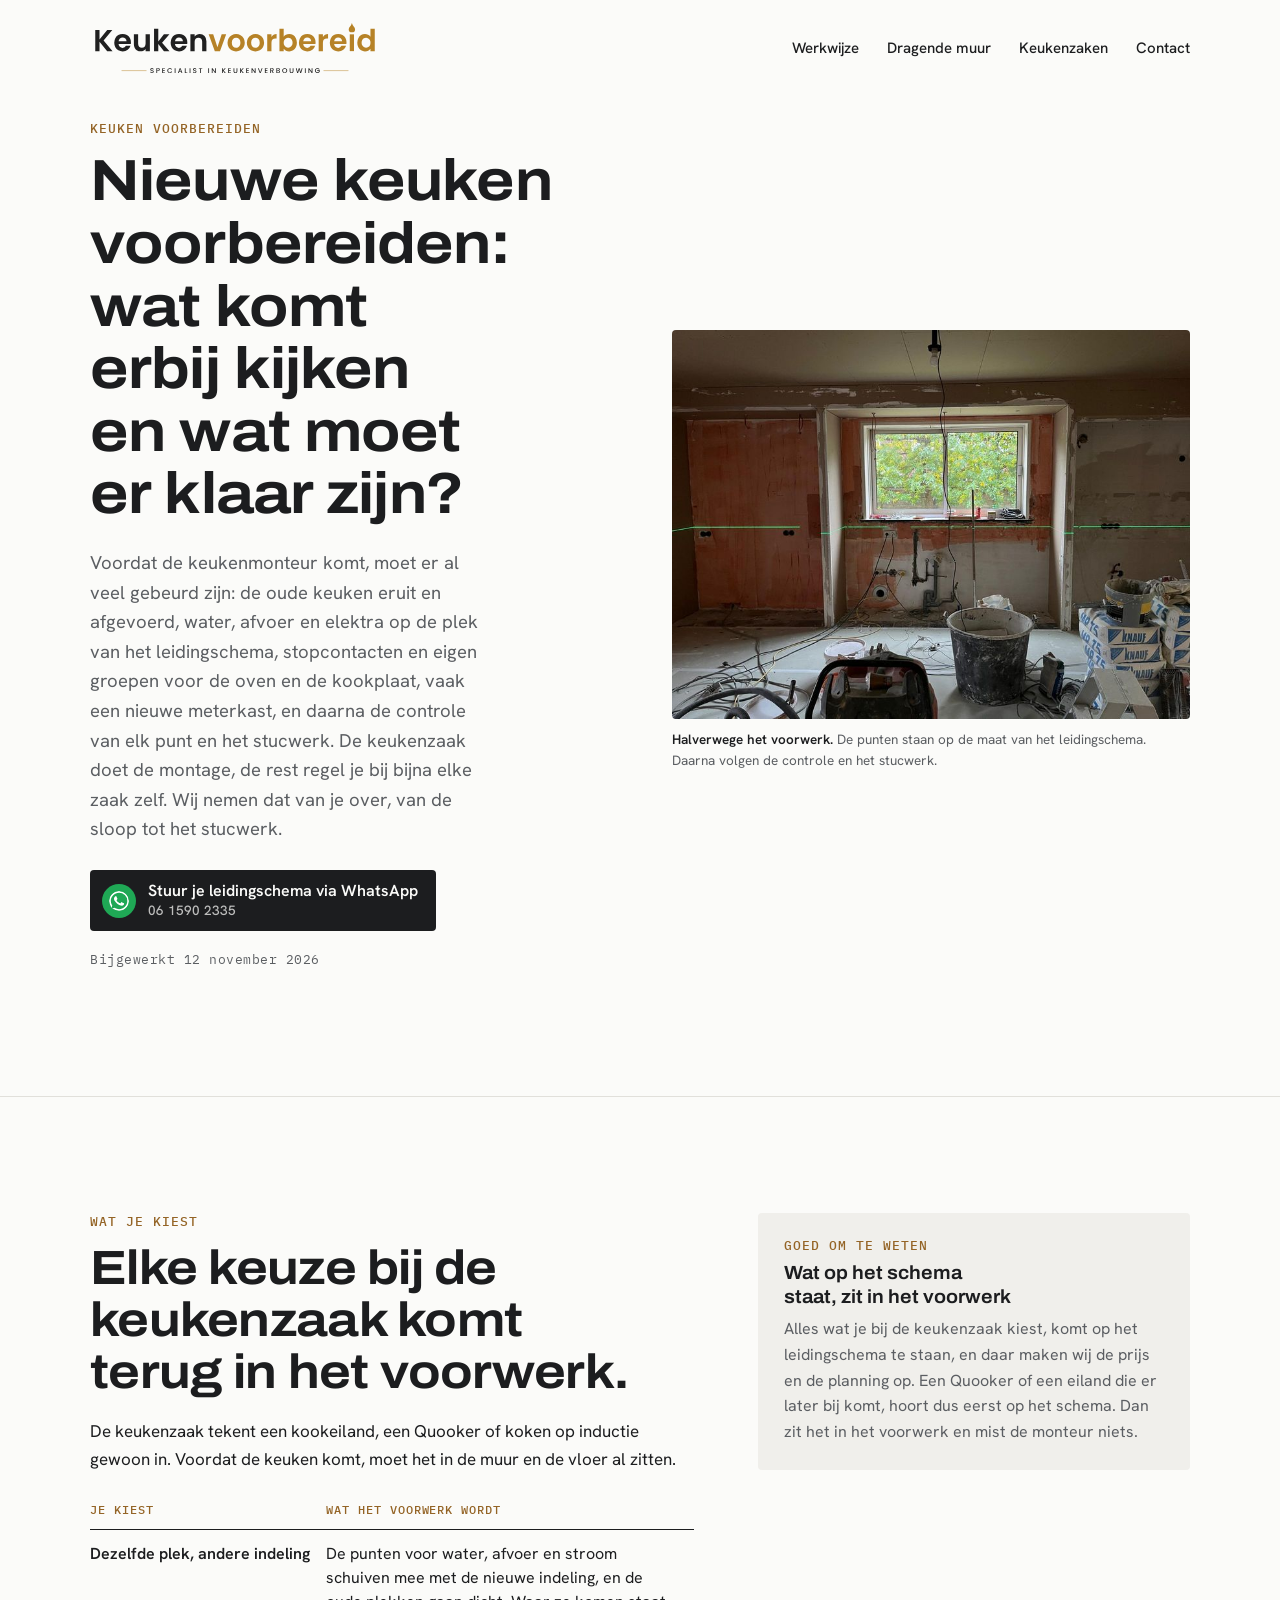
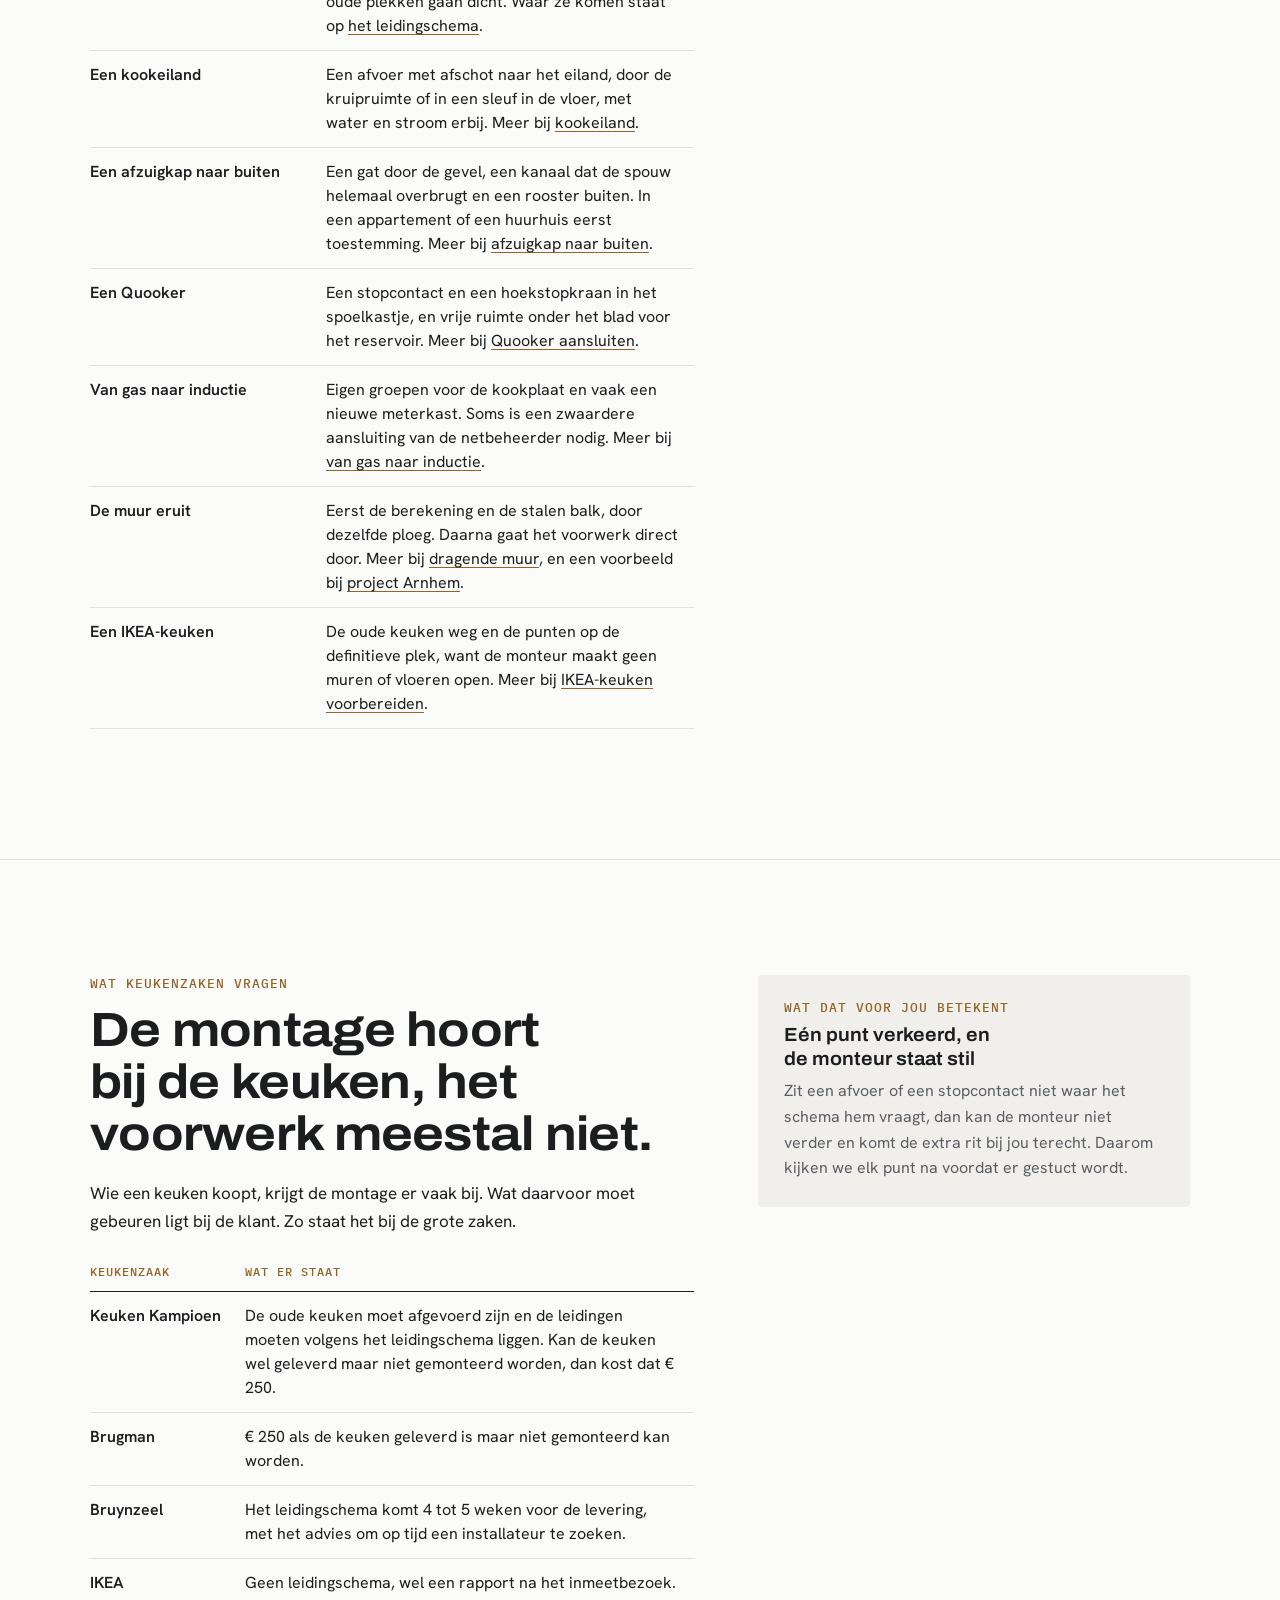
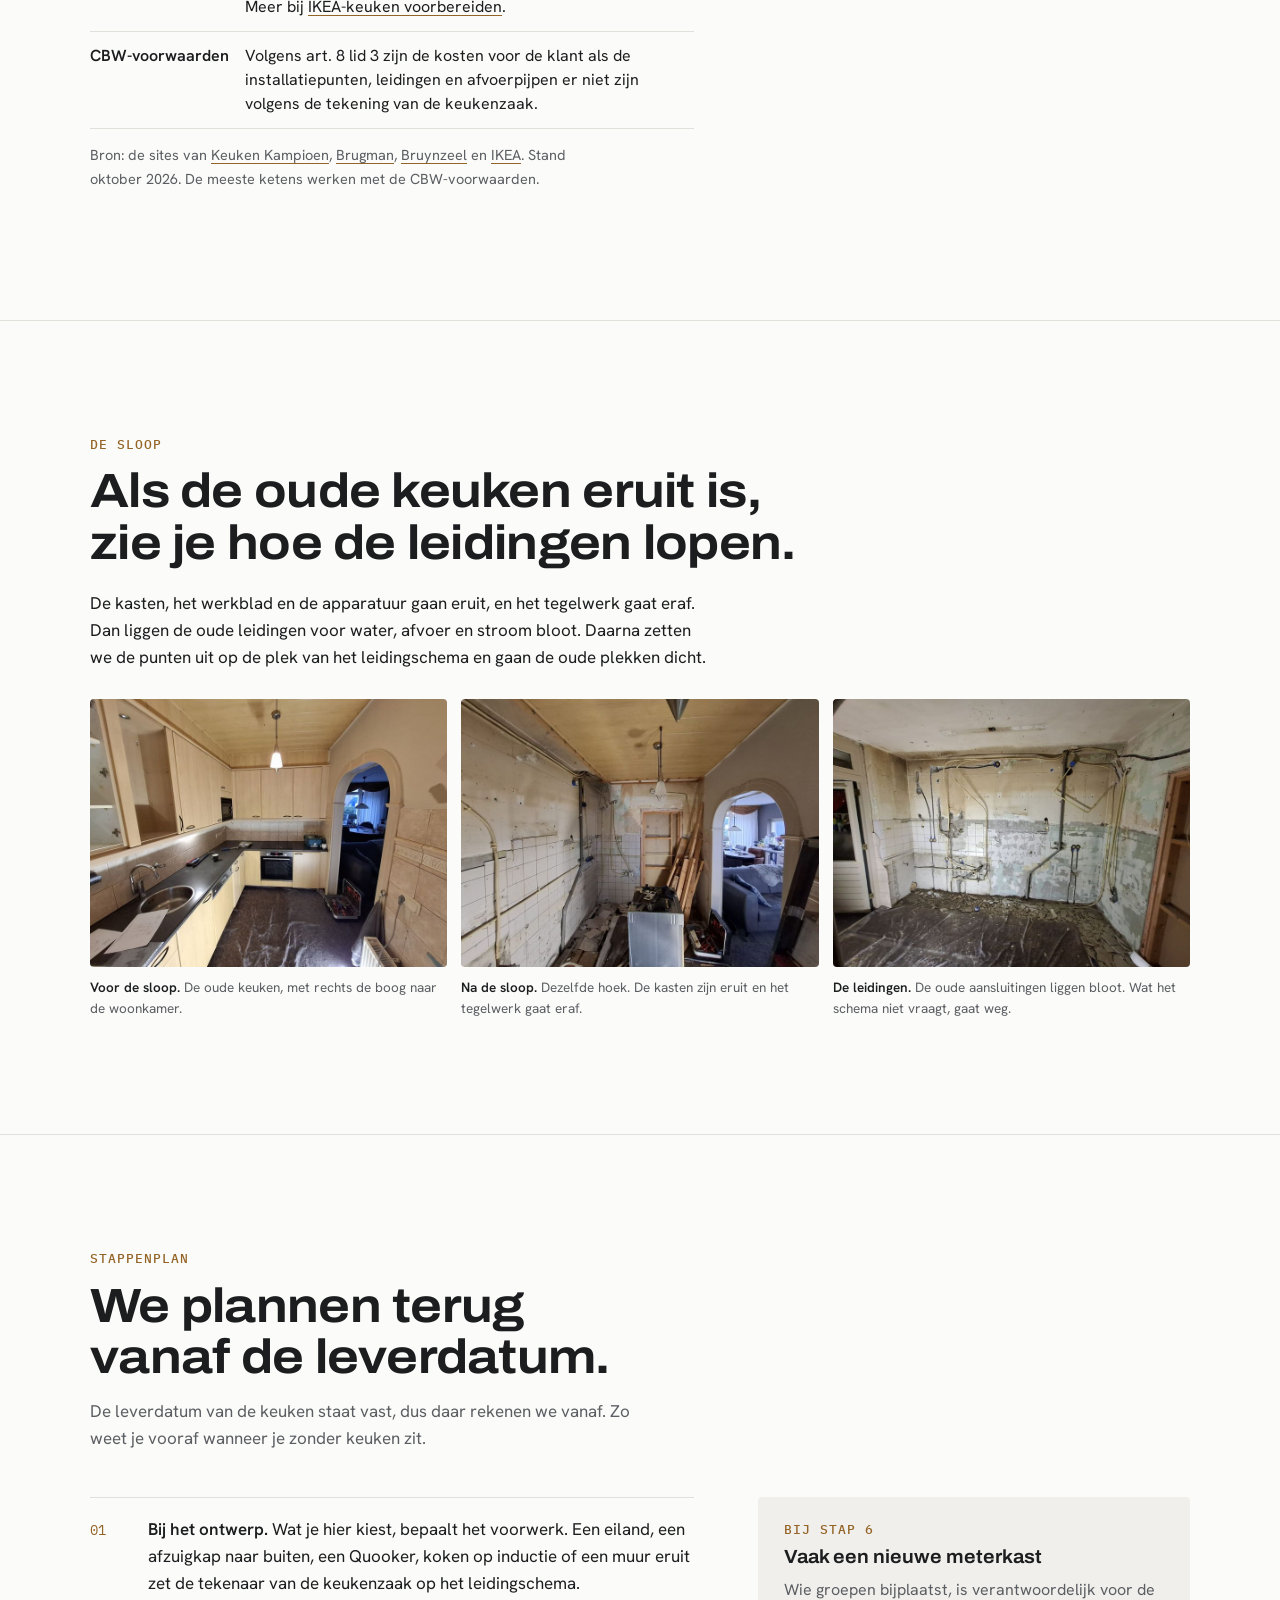
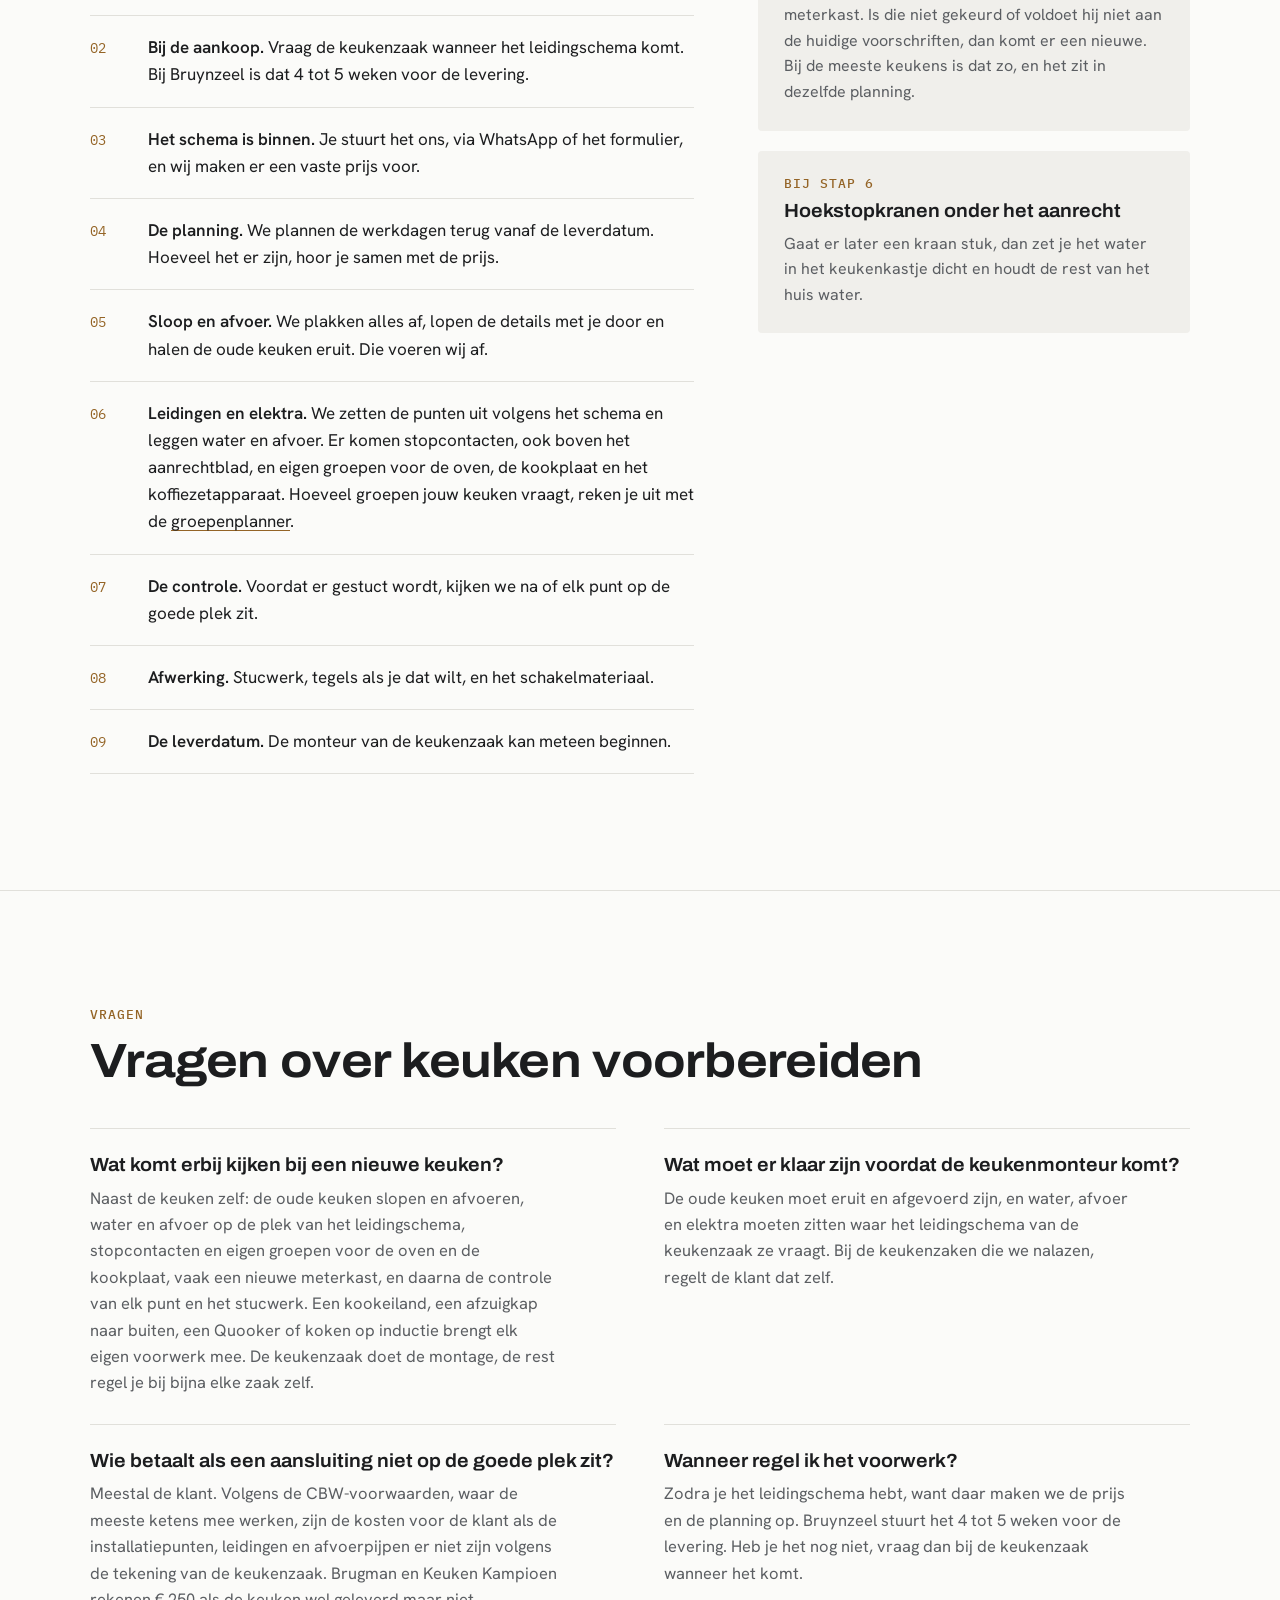
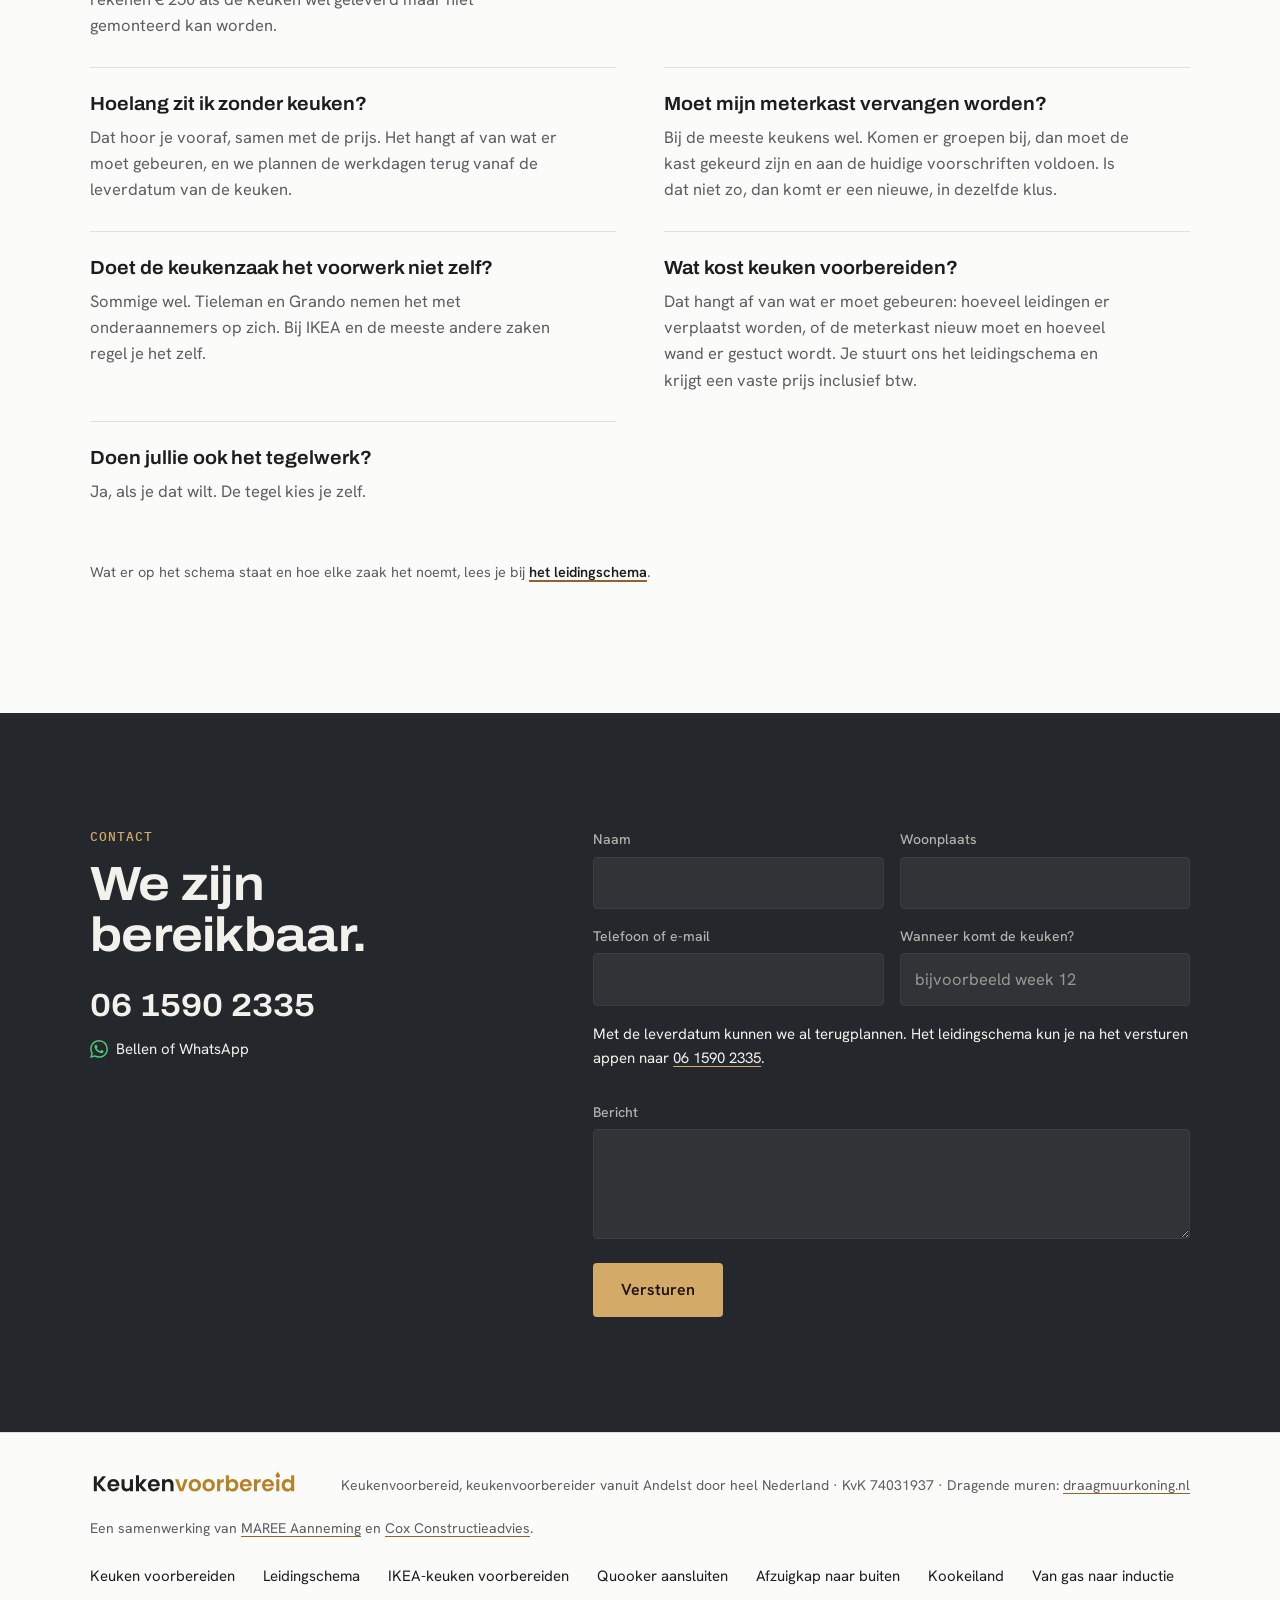
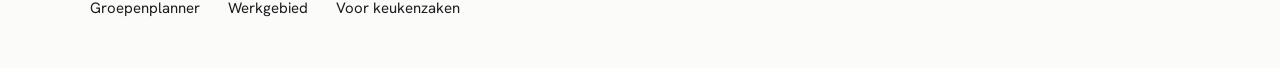
<file: keuken-voorbereiden/index.html>
<!doctype html>
<html lang="nl">
<head>
<meta charset="utf-8">
<meta name="viewport" content="width=device-width, initial-scale=1">
<title>Nieuwe keuken voorbereiden: wat komt erbij kijken?</title>
<meta name="description" content="Bij een nieuwe keuken gaat de oude eruit, komen water, afvoer en elektra volgens het leidingschema en vaak een nieuwe meterkast. Per keuze het voorwerk.">
<link rel="canonical" href="https://www.keukenvoorbereid.nl/keuken-voorbereiden/">
<meta property="og:type" content="article">
<meta property="og:site_name" content="Keukenvoorbereid">
<meta property="og:title" content="Nieuwe keuken voorbereiden: wat komt erbij kijken en wat moet er klaar zijn?">
<meta property="og:description" content="Bij een nieuwe keuken gaat de oude eruit, komen water, afvoer en elektra volgens het leidingschema en vaak een nieuwe meterkast. Per keuze het voorwerk.">
<meta property="og:locale" content="nl_NL">
<meta property="og:url" content="https://www.keukenvoorbereid.nl/keuken-voorbereiden/">
<meta property="og:image" content="https://www.keukenvoorbereid.nl/images/og_keukenwand.jpg">
<meta property="og:image:width" content="1200">
<meta property="og:image:height" content="630">
<meta name="twitter:card" content="summary_large_image">
<link rel="icon" type="image/svg+xml" href="/favicon.svg">
<script type="application/ld+json">
{
  "@context": "https://schema.org",
  "@graph": [
    {
      "@type": "FAQPage",
      "@id": "https://www.keukenvoorbereid.nl/keuken-voorbereiden/",
      "name": "Nieuwe keuken voorbereiden: wat komt erbij kijken en wat moet er klaar zijn?",
      "inLanguage": "nl-NL",
      "dateModified": "2026-11-12",
      "isPartOf": {
        "@id": "https://www.keukenvoorbereid.nl/#website"
      },
      "about": {
        "@id": "https://www.keukenvoorbereid.nl/#keukenvoorbereiding"
      },
      "publisher": {
        "@id": "https://www.keukenvoorbereid.nl/#bedrijf"
      },
      "mainEntity": [
        {
          "@type": "Question",
          "name": "Wat komt erbij kijken bij een nieuwe keuken?",
          "acceptedAnswer": {
            "@type": "Answer",
            "text": "Naast de keuken zelf: de oude keuken slopen en afvoeren, water en afvoer op de plek van het leidingschema, stopcontacten en eigen groepen voor de oven en de kookplaat, vaak een nieuwe meterkast, en daarna de controle van elk punt en het stucwerk. Een kookeiland, een afzuigkap naar buiten, een Quooker of koken op inductie brengt elk eigen voorwerk mee. De keukenzaak doet de montage, de rest regel je bij bijna elke zaak zelf."
          }
        },
        {
          "@type": "Question",
          "name": "Wat moet er klaar zijn voordat de keukenmonteur komt?",
          "acceptedAnswer": {
            "@type": "Answer",
            "text": "De oude keuken moet eruit en afgevoerd zijn, en water, afvoer en elektra moeten zitten waar het leidingschema van de keukenzaak ze vraagt. Bij de keukenzaken die we nalazen, regelt de klant dat zelf."
          }
        },
        {
          "@type": "Question",
          "name": "Wie betaalt als een aansluiting niet op de goede plek zit?",
          "acceptedAnswer": {
            "@type": "Answer",
            "text": "Meestal de klant. Volgens de CBW-voorwaarden, waar de meeste ketens mee werken, zijn de kosten voor de klant als de installatiepunten, leidingen en afvoerpijpen er niet zijn volgens de tekening van de keukenzaak. Brugman en Keuken Kampioen rekenen € 250 als de keuken wel geleverd maar niet gemonteerd kan worden."
          }
        },
        {
          "@type": "Question",
          "name": "Wanneer regel ik het voorwerk?",
          "acceptedAnswer": {
            "@type": "Answer",
            "text": "Zodra je het leidingschema hebt, want daar maken we de prijs en de planning op. Bruynzeel stuurt het 4 tot 5 weken voor de levering. Heb je het nog niet, vraag dan bij de keukenzaak wanneer het komt."
          }
        },
        {
          "@type": "Question",
          "name": "Moet mijn meterkast vervangen worden?",
          "acceptedAnswer": {
            "@type": "Answer",
            "text": "Bij de meeste keukens wel. Komen er groepen bij, dan moet de kast gekeurd zijn en aan de huidige voorschriften voldoen. Is dat niet zo, dan komt er een nieuwe, in dezelfde klus."
          }
        },
        {
          "@type": "Question",
          "name": "Doet de keukenzaak het voorwerk niet zelf?",
          "acceptedAnswer": {
            "@type": "Answer",
            "text": "Sommige wel. Tieleman en Grando nemen het met onderaannemers op zich. Bij IKEA en de meeste andere zaken regel je het zelf."
          }
        },
        {
          "@type": "Question",
          "name": "Doen jullie ook het tegelwerk?",
          "acceptedAnswer": {
            "@type": "Answer",
            "text": "Ja, als je dat wilt. De tegel kies je zelf."
          }
        },
        {
          "@type": "Question",
          "name": "Wat kost keuken voorbereiden?",
          "acceptedAnswer": {
            "@type": "Answer",
            "text": "Dat hangt af van wat er moet gebeuren: hoeveel leidingen er verplaatst worden, of de meterkast nieuw moet en hoeveel wand er gestuct wordt. Je stuurt ons het leidingschema en krijgt een vaste prijs inclusief btw."
          }
        },
        {
          "@type": "Question",
          "name": "Hoelang zit ik zonder keuken?",
          "acceptedAnswer": {
            "@type": "Answer",
            "text": "Dat hoor je vooraf, samen met de prijs. Het hangt af van wat er moet gebeuren, en we plannen de werkdagen terug vanaf de leverdatum van de keuken."
          }
        }
      ]
    },
    {
      "@type": "BreadcrumbList",
      "itemListElement": [
        {
          "@type": "ListItem",
          "position": 1,
          "name": "Keukenvoorbereid",
          "item": "https://www.keukenvoorbereid.nl/"
        },
        {
          "@type": "ListItem",
          "position": 2,
          "name": "Keuken voorbereiden",
          "item": "https://www.keukenvoorbereid.nl/keuken-voorbereiden/"
        }
      ]
    }
  ]
}
</script>
<link rel="preconnect" href="https://fonts.googleapis.com">
<link rel="preconnect" href="https://fonts.gstatic.com" crossorigin>
<link href="https://fonts.googleapis.com/css2?family=Archivo:wdth,wght@100..125,400..800&family=Hanken+Grotesk:wght@400;500;600&family=IBM+Plex+Mono:wght@500&display=swap" rel="stylesheet">
<link rel="stylesheet" href="/css/style.css">
</head>
<body>

<header class="kop">
  <div class="binnen">
    <a href="/"><img src="/images/logo/logo_kv_donker.svg" width="290" height="56" alt="Keukenvoorbereid, specialist in keukenverbouwing"></a>
    <nav class="menu" aria-label="Hoofdmenu">
      <a href="/#werkwijze">Werkwijze</a>
      <a href="/#dragende-muur">Dragende muur</a>
      <a href="/keukenzaken/">Keukenzaken</a>
      <a href="#contact">Contact</a>
    </nav>
    <div class="kop-contact">
      <a class="rond wa" href="https://wa.me/31615902335?text=Hallo%2C%20ik%20wil%20mijn%20keuken%20laten%20voorbereiden.%0A%0APlaats%3A%20%0ALeverdatum%20van%20de%20keuken%3A%20%0A%0AHet%20leidingschema%20stuur%20ik%20hierbij%20mee." aria-label="WhatsApp naar 06 1590 2335"><svg viewBox="0 0 24 24" fill="currentColor" aria-hidden="true"><path d="M17.472 14.382c-.297-.149-1.758-.867-2.03-.967-.273-.099-.471-.148-.67.15-.197.297-.767.966-.94 1.164-.173.199-.347.223-.644.075-.297-.15-1.255-.463-2.39-1.475-.883-.788-1.48-1.761-1.653-2.059-.173-.297-.018-.458.13-.606.134-.133.298-.347.446-.52.149-.174.198-.298.298-.497.099-.198.05-.371-.025-.52-.075-.149-.669-1.612-.916-2.207-.242-.579-.487-.5-.669-.51a12.8 12.8 0 0 0-.57-.01c-.198 0-.52.074-.792.372-.272.297-1.04 1.016-1.04 2.479 0 1.462 1.065 2.875 1.213 3.074.149.198 2.096 3.2 5.077 4.487.709.306 1.262.489 1.694.625.712.227 1.36.195 1.871.118.571-.085 1.758-.719 2.006-1.413.248-.694.248-1.289.173-1.413-.074-.124-.272-.198-.57-.347m-5.421 7.403h-.004a9.87 9.87 0 0 1-5.031-1.378l-.361-.214-3.741.982.998-3.648-.235-.374a9.86 9.86 0 0 1-1.51-5.26c.001-5.45 4.436-9.884 9.888-9.884 2.64 0 5.122 1.03 6.988 2.898a9.825 9.825 0 0 1 2.893 6.994c-.003 5.45-4.437 9.884-9.885 9.884m8.413-18.297A11.815 11.815 0 0 0 12.05 0C5.495 0 .16 5.335.157 11.892c0 2.096.547 4.142 1.588 5.945L.057 24l6.305-1.654a11.882 11.882 0 0 0 5.683 1.448h.005c6.554 0 11.89-5.335 11.893-11.893a11.821 11.821 0 0 0-3.48-8.413Z"/></svg></a>
      <a class="rond bel" href="tel:+31615902335" aria-label="Bel 06 1590 2335"><svg viewBox="0 0 24 24" fill="none" stroke="currentColor" stroke-width="1.8" stroke-linecap="round" stroke-linejoin="round" aria-hidden="true"><path d="M22 16.92v3a2 2 0 0 1-2.18 2 19.79 19.79 0 0 1-8.63-3.07 19.5 19.5 0 0 1-6-6 19.79 19.79 0 0 1-3.07-8.67A2 2 0 0 1 4.11 2h3a2 2 0 0 1 2 1.72c.13.96.36 1.9.7 2.81a2 2 0 0 1-.45 2.11L8.09 9.91a16 16 0 0 0 6 6l1.27-1.27a2 2 0 0 1 2.11-.45c.91.34 1.85.57 2.81.7A2 2 0 0 1 22 16.92z"/></svg></a>
    </div>
  </div>
</header>

<main>

  <section class="opening">
    <div class="binnen">
      <div>
        <p class="maat"><span>keuken voorbereiden</span></p>
        <h1>Nieuwe keuken voorbereiden: wat komt erbij kijken en wat moet er klaar zijn?</h1>
        <p class="intro">Voordat de keukenmonteur komt, moet er al veel gebeurd zijn: de oude keuken eruit en afgevoerd, water, afvoer en elektra op de plek van het leidingschema, stopcontacten en eigen groepen voor de oven en de kookplaat, vaak een nieuwe meterkast, en daarna de controle van elk punt en het stucwerk. De keukenzaak doet de montage, de rest regel je bij bijna elke zaak zelf. Wij nemen dat van je over, van de sloop tot het stucwerk.</p>
        <a class="knop wa" href="https://wa.me/31615902335?text=Hallo%2C%20ik%20wil%20mijn%20keuken%20laten%20voorbereiden.%0A%0APlaats%3A%20%0ALeverdatum%20van%20de%20keuken%3A%20%0A%0AHet%20leidingschema%20stuur%20ik%20hierbij%20mee."><svg class="ico" viewBox="0 0 24 24" fill="currentColor" aria-hidden="true"><path d="M17.472 14.382c-.297-.149-1.758-.867-2.03-.967-.273-.099-.471-.148-.67.15-.197.297-.767.966-.94 1.164-.173.199-.347.223-.644.075-.297-.15-1.255-.463-2.39-1.475-.883-.788-1.48-1.761-1.653-2.059-.173-.297-.018-.458.13-.606.134-.133.298-.347.446-.52.149-.174.198-.298.298-.497.099-.198.05-.371-.025-.52-.075-.149-.669-1.612-.916-2.207-.242-.579-.487-.5-.669-.51a12.8 12.8 0 0 0-.57-.01c-.198 0-.52.074-.792.372-.272.297-1.04 1.016-1.04 2.479 0 1.462 1.065 2.875 1.213 3.074.149.198 2.096 3.2 5.077 4.487.709.306 1.262.489 1.694.625.712.227 1.36.195 1.871.118.571-.085 1.758-.719 2.006-1.413.248-.694.248-1.289.173-1.413-.074-.124-.272-.198-.57-.347m-5.421 7.403h-.004a9.87 9.87 0 0 1-5.031-1.378l-.361-.214-3.741.982.998-3.648-.235-.374a9.86 9.86 0 0 1-1.51-5.26c.001-5.45 4.436-9.884 9.888-9.884 2.64 0 5.122 1.03 6.988 2.898a9.825 9.825 0 0 1 2.893 6.994c-.003 5.45-4.437 9.884-9.885 9.884m8.413-18.297A11.815 11.815 0 0 0 12.05 0C5.495 0 .16 5.335.157 11.892c0 2.096.547 4.142 1.588 5.945L.057 24l6.305-1.654a11.882 11.882 0 0 0 5.683 1.448h.005c6.554 0 11.89-5.335 11.893-11.893a11.821 11.821 0 0 0-3.48-8.413Z"/></svg><span>Stuur je leidingschema via WhatsApp<small>06 1590 2335</small></span></a>
        <p class="bijgewerkt">Bijgewerkt 12 november 2026</p>
      </div>
      <figure>
        <img src="/images/foto/2_wand_punten_uitgezet.jpg" srcset="/images/foto/klein/2_wand_punten_uitgezet.jpg 800w, /images/foto/2_wand_punten_uitgezet.jpg 1600w" sizes="(max-width: 860px) 100vw, 560px" alt="Een keukenwand tijdens het voorwerk, met een laserlijn op de wand, dozen voor stopcontacten, water en afvoer op hoogte en een omkasting met nissen rond het raam." width="1600" height="1200">
        <figcaption class="onderschrift"><b>Halverwege het voorwerk.</b> De punten staan op de maat van het leidingschema. Daarna volgen de controle en het stucwerk.</figcaption>
      </figure>
    </div>
  </section>

  <section class="artikel" id="wat-je-kiest">
    <div class="binnen raster">
      <div>
        <p class="maat"><span>wat je kiest</span></p>
        <h2>Elke keuze bij de keukenzaak komt terug in het voorwerk.</h2>
        <p>De keukenzaak tekent een kookeiland, een Quooker of koken op inductie gewoon in. Voordat de keuken komt, moet het in de muur en de vloer al zitten.</p>
        <div class="tabel">
          <table>
            <thead>
              <tr><th scope="col">Je kiest</th><th scope="col">Wat het voorwerk wordt</th></tr>
            </thead>
            <tbody>
              <tr><th scope="row">Dezelfde plek, andere indeling</th><td>De punten voor water, afvoer en stroom schuiven mee met de nieuwe indeling, en de oude plekken gaan dicht. Waar ze komen staat op <a href="/leidingschema/">het leidingschema</a>.</td></tr>
              <tr><th scope="row">Een kookeiland</th><td>Een afvoer met afschot naar het eiland, door de kruipruimte of in een sleuf in de vloer, met water en stroom erbij. Meer bij <a href="/kookeiland/">kookeiland</a>.</td></tr>
              <tr><th scope="row">Een afzuigkap naar buiten</th><td>Een gat door de gevel, een kanaal dat de spouw helemaal overbrugt en een rooster buiten. In een appartement of een huurhuis eerst toestemming. Meer bij <a href="/afzuigkap-naar-buiten/">afzuigkap naar buiten</a>.</td></tr>
              <tr><th scope="row">Een Quooker</th><td>Een stopcontact en een hoekstopkraan in het spoelkastje, en vrije ruimte onder het blad voor het reservoir. Meer bij <a href="/quooker-aansluiten/">Quooker aansluiten</a>.</td></tr>
              <tr><th scope="row">Van gas naar inductie</th><td>Eigen groepen voor de kookplaat en vaak een nieuwe meterkast. Soms is een zwaardere aansluiting van de netbeheerder nodig. Meer bij <a href="/van-gas-naar-inductie/">van gas naar inductie</a>.</td></tr>
              <tr><th scope="row">De muur eruit</th><td>Eerst de berekening en de stalen balk, door dezelfde ploeg. Daarna gaat het voorwerk direct door. Meer bij <a href="/#dragende-muur">dragende muur</a>, en een voorbeeld bij <a href="/projecten/arnhem/">project Arnhem</a>.</td></tr>
              <tr><th scope="row">Een IKEA-keuken</th><td>De oude keuken weg en de punten op de definitieve plek, want de monteur maakt geen muren of vloeren open. Meer bij <a href="/ikea-keuken-voorbereiden/">IKEA-keuken voorbereiden</a>.</td></tr>
            </tbody>
          </table>
        </div>
      </div>
      <div class="notitie">
        <span class="label">goed om te weten</span>
        <h3>Wat op het schema staat, zit in het voorwerk</h3>
        <p>Alles wat je bij de keukenzaak kiest, komt op het leidingschema te staan, en daar maken wij de prijs en de planning op. Een Quooker of een eiland die er later bij komt, hoort dus eerst op het schema. Dan zit het in het voorwerk en mist de monteur niets.</p>
      </div>
    </div>
  </section>

  <section class="artikel" id="wat-keukenzaken-vragen">
    <div class="binnen raster">
      <div>
        <p class="maat"><span>wat keukenzaken vragen</span></p>
        <h2>De montage hoort bij de keuken, het voorwerk meestal niet.</h2>
        <p>Wie een keuken koopt, krijgt de montage er vaak bij. Wat daarvoor moet gebeuren ligt bij de klant. Zo staat het bij de grote zaken.</p>
        <div class="tabel">
          <table>
            <thead>
              <tr><th scope="col">Keukenzaak</th><th scope="col">Wat er staat</th></tr>
            </thead>
            <tbody>
              <tr><th scope="row">Keuken Kampioen</th><td>De oude keuken moet afgevoerd zijn en de leidingen moeten volgens het leidingschema liggen. Kan de keuken wel geleverd maar niet gemonteerd worden, dan kost dat € 250.</td></tr>
              <tr><th scope="row">Brugman</th><td>€ 250 als de keuken geleverd is maar niet gemonteerd kan worden.</td></tr>
              <tr><th scope="row">Bruynzeel</th><td>Het leidingschema komt 4 tot 5 weken voor de levering, met het advies om op tijd een installateur te zoeken.</td></tr>
              <tr><th scope="row">IKEA</th><td>Geen leidingschema, wel een rapport na het inmeetbezoek. Meer bij <a href="/ikea-keuken-voorbereiden/">IKEA-keuken voorbereiden</a>.</td></tr>
              <tr><th scope="row">CBW-voorwaarden</th><td>Volgens art. 8 lid 3 zijn de kosten voor de klant als de installatiepunten, leidingen en afvoerpijpen er niet zijn volgens de tekening van de keukenzaak.</td></tr>
            </tbody>
          </table>
        </div>
        <p class="bron">Bron: de sites van <a href="https://www.keukenkampioen.nl/over-ons/keuken-plaatsen">Keuken Kampioen</a>, <a href="https://www.brugman.nl/service-en-contact/">Brugman</a>, <a href="https://www.bruynzeelkeukens.nl/voorbereiding">Bruynzeel</a> en <a href="https://www.ikea.com/nl/nl/customer-service/knowledge/articles/7e208468-61be-461d-b75f-efe8581baa07.html">IKEA</a>. Stand oktober 2026. De meeste ketens werken met de CBW-voorwaarden.</p>
      </div>
      <div class="notitie">
        <span class="label">wat dat voor jou betekent</span>
        <h3>Eén punt verkeerd, en de monteur staat stil</h3>
        <p>Zit een afvoer of een stopcontact niet waar het schema hem vraagt, dan kan de monteur niet verder en komt de extra rit bij jou terecht. Daarom kijken we elk punt na voordat er gestuct wordt.</p>
      </div>
    </div>
  </section>

  <section class="artikel" id="sloop">
    <div class="binnen">
      <p class="maat"><span>de sloop</span></p>
      <h2>Als de oude keuken eruit is, zie je hoe de leidingen lopen.</h2>
      <p>De kasten, het werkblad en de apparatuur gaan eruit, en het tegelwerk gaat eraf. Dan liggen de oude leidingen voor water, afvoer en stroom bloot. Daarna zetten we de punten uit op de plek van het leidingschema en gaan de oude plekken dicht.</p>
      <div class="drieluik">
        <figure>
          <img src="/images/foto/7_voor_de_sloop.jpg" srcset="/images/foto/klein/7_voor_de_sloop.jpg 800w, /images/foto/7_voor_de_sloop.jpg 1600w" sizes="(max-width: 860px) 100vw, 560px" alt="Een oude keuken in licht hout met een donker werkblad, een spoelbak en een inbouwoven, en rechts een boog naar de woonkamer." width="1600" height="1200" loading="lazy">
          <figcaption class="onderschrift"><b>Voor de sloop.</b> De oude keuken, met rechts de boog naar de woonkamer.</figcaption>
        </figure>
        <figure>
          <img src="/images/foto/8_na_de_sloop.jpg" srcset="/images/foto/klein/8_na_de_sloop.jpg 800w, /images/foto/8_na_de_sloop.jpg 1600w" sizes="(max-width: 860px) 100vw, 560px" alt="Dezelfde hoek met de boog, nu zonder kasten. Op de wand lopen leidingen, een deel van het tegelwerk is eraf en de vloer is met folie afgedekt." width="1600" height="1200" loading="lazy">
          <figcaption class="onderschrift"><b>Na de sloop.</b> Dezelfde hoek. De kasten zijn eruit en het tegelwerk gaat eraf.</figcaption>
        </figure>
        <figure>
          <img src="/images/foto/9_leidingen_bloot.jpg" srcset="/images/foto/klein/9_leidingen_bloot.jpg 800w, /images/foto/9_leidingen_bloot.jpg 1600w" sizes="(max-width: 860px) 100vw, 560px" alt="Een kale keukenwand met oude water- en afvoerleidingen en elektraleidingen op de muur, en een vloer die met folie is afgedekt." width="1600" height="1200" loading="lazy">
          <figcaption class="onderschrift"><b>De leidingen.</b> De oude aansluitingen liggen bloot. Wat het schema niet vraagt, gaat weg.</figcaption>
        </figure>
      </div>
    </div>
  </section>

  <section class="werk" id="stappenplan">
    <div class="binnen">
      <div class="kopregel">
        <p class="maat"><span>stappenplan</span></p>
        <h2>We plannen terug vanaf de leverdatum.</h2>
        <p>De leverdatum van de keuken staat vast, dus daar rekenen we vanaf. Zo weet je vooraf wanneer je zonder keuken zit.</p>
      </div>
      <div class="raster">
        <ol class="stappen">
          <li><span><b>Bij het ontwerp.</b> Wat je hier kiest, bepaalt het voorwerk. Een eiland, een afzuigkap naar buiten, een Quooker, koken op inductie of een muur eruit zet de tekenaar van de keukenzaak op het leidingschema.</span></li>
          <li><span><b>Bij de aankoop.</b> Vraag de keukenzaak wanneer het leidingschema komt. Bij Bruynzeel is dat 4 tot 5 weken voor de levering.</span></li>
          <li><span><b>Het schema is binnen.</b> Je stuurt het ons, via WhatsApp of het formulier, en wij maken er een vaste prijs voor.</span></li>
          <li><span><b>De planning.</b> We plannen de werkdagen terug vanaf de leverdatum. Hoeveel het er zijn, hoor je samen met de prijs.</span></li>
          <li><span><b>Sloop en afvoer.</b> We plakken alles af, lopen de details met je door en halen de oude keuken eruit. Die voeren wij af.</span></li>
          <li><span><b>Leidingen en elektra.</b> We zetten de punten uit volgens het schema en leggen water en afvoer. Er komen stopcontacten, ook boven het aanrechtblad, en eigen groepen voor de oven, de kookplaat en het koffiezetapparaat. Hoeveel groepen jouw keuken vraagt, reken je uit met de <a href="/groepen-keuken/">groepenplanner</a>.</span></li>
          <li><span><b>De controle.</b> Voordat er gestuct wordt, kijken we na of elk punt op de goede plek zit.</span></li>
          <li><span><b>Afwerking.</b> Stucwerk, tegels als je dat wilt, en het schakelmateriaal.</span></li>
          <li><span><b>De leverdatum.</b> De monteur van de keukenzaak kan meteen beginnen.</span></li>
        </ol>
        <div class="notities">
          <div class="notitie">
            <span class="label">bij stap 6</span>
            <h3>Vaak een nieuwe meterkast</h3>
            <p>Wie groepen bijplaatst, is verantwoordelijk voor de meterkast. Is die niet gekeurd of voldoet hij niet aan de huidige voorschriften, dan komt er een nieuwe. Bij de meeste keukens is dat zo, en het zit in dezelfde planning.</p>
          </div>
          <div class="notitie">
            <span class="label">bij stap 6</span>
            <h3>Hoekstopkranen onder het aanrecht</h3>
            <p>Gaat er later een kraan stuk, dan zet je het water in het keukenkastje dicht en houdt de rest van het huis water.</p>
          </div>
        </div>
      </div>
    </div>
  </section>

  <section class="vragen" id="vragen">
    <div class="binnen">
      <p class="maat"><span>vragen</span></p>
      <h2>Vragen over keuken voorbereiden</h2>
      <div class="lijst">
        <div>
          <h3>Wat komt erbij kijken bij een nieuwe keuken?</h3>
          <p>Naast de keuken zelf: de oude keuken slopen en afvoeren, water en afvoer op de plek van het leidingschema, stopcontacten en eigen groepen voor de oven en de kookplaat, vaak een nieuwe meterkast, en daarna de controle van elk punt en het stucwerk. Een kookeiland, een afzuigkap naar buiten, een Quooker of koken op inductie brengt elk eigen voorwerk mee. De keukenzaak doet de montage, de rest regel je bij bijna elke zaak zelf.</p>
        </div>
        <div>
          <h3>Wat moet er klaar zijn voordat de keukenmonteur komt?</h3>
          <p>De oude keuken moet eruit en afgevoerd zijn, en water, afvoer en elektra moeten zitten waar het leidingschema van de keukenzaak ze vraagt. Bij de keukenzaken die we nalazen, regelt de klant dat zelf.</p>
        </div>
        <div>
          <h3>Wie betaalt als een aansluiting niet op de goede plek zit?</h3>
          <p>Meestal de klant. Volgens de CBW-voorwaarden, waar de meeste ketens mee werken, zijn de kosten voor de klant als de installatiepunten, leidingen en afvoerpijpen er niet zijn volgens de tekening van de keukenzaak. Brugman en Keuken Kampioen rekenen € 250 als de keuken wel geleverd maar niet gemonteerd kan worden.</p>
        </div>
        <div>
          <h3>Wanneer regel ik het voorwerk?</h3>
          <p>Zodra je het leidingschema hebt, want daar maken we de prijs en de planning op. Bruynzeel stuurt het 4 tot 5 weken voor de levering. Heb je het nog niet, vraag dan bij de keukenzaak wanneer het komt.</p>
        </div>
        <div>
          <h3>Hoelang zit ik zonder keuken?</h3>
          <p>Dat hoor je vooraf, samen met de prijs. Het hangt af van wat er moet gebeuren, en we plannen de werkdagen terug vanaf de leverdatum van de keuken.</p>
        </div>
        <div>
          <h3>Moet mijn meterkast vervangen worden?</h3>
          <p>Bij de meeste keukens wel. Komen er groepen bij, dan moet de kast gekeurd zijn en aan de huidige voorschriften voldoen. Is dat niet zo, dan komt er een nieuwe, in dezelfde klus.</p>
        </div>
        <div>
          <h3>Doet de keukenzaak het voorwerk niet zelf?</h3>
          <p>Sommige wel. Tieleman en Grando nemen het met onderaannemers op zich. Bij IKEA en de meeste andere zaken regel je het zelf.</p>
        </div>
        <div>
          <h3>Wat kost keuken voorbereiden?</h3>
          <p>Dat hangt af van wat er moet gebeuren: hoeveel leidingen er verplaatst worden, of de meterkast nieuw moet en hoeveel wand er gestuct wordt. Je stuurt ons het leidingschema en krijgt een vaste prijs inclusief btw.</p>
        </div>
        <div>
          <h3>Doen jullie ook het tegelwerk?</h3>
          <p>Ja, als je dat wilt. De tegel kies je zelf.</p>
        </div>
      </div>
      <p class="bron">Wat er op het schema staat en hoe elke zaak het noemt, lees je bij <a class="verder-link" href="/leidingschema/">het leidingschema</a>.</p>
    </div>
  </section>

  <section class="contact" id="contact">
    <div class="binnen">
      <div class="vlak">
        <div>
          <p class="maat"><span>contact</span></p>
          <h2>We zijn bereikbaar.</h2>
          <p class="nummer"><a href="tel:+31615902335">06 1590 2335</a></p>
          <p class="klein"><a class="wa-link" href="https://wa.me/31615902335?text=Hallo%2C%20ik%20wil%20mijn%20keuken%20laten%20voorbereiden.%0A%0APlaats%3A%20%0ALeverdatum%20van%20de%20keuken%3A%20%0A%0AHet%20leidingschema%20stuur%20ik%20hierbij%20mee."><svg class="ico" viewBox="0 0 24 24" fill="currentColor" aria-hidden="true"><path d="M17.472 14.382c-.297-.149-1.758-.867-2.03-.967-.273-.099-.471-.148-.67.15-.197.297-.767.966-.94 1.164-.173.199-.347.223-.644.075-.297-.15-1.255-.463-2.39-1.475-.883-.788-1.48-1.761-1.653-2.059-.173-.297-.018-.458.13-.606.134-.133.298-.347.446-.52.149-.174.198-.298.298-.497.099-.198.05-.371-.025-.52-.075-.149-.669-1.612-.916-2.207-.242-.579-.487-.5-.669-.51a12.8 12.8 0 0 0-.57-.01c-.198 0-.52.074-.792.372-.272.297-1.04 1.016-1.04 2.479 0 1.462 1.065 2.875 1.213 3.074.149.198 2.096 3.2 5.077 4.487.709.306 1.262.489 1.694.625.712.227 1.36.195 1.871.118.571-.085 1.758-.719 2.006-1.413.248-.694.248-1.289.173-1.413-.074-.124-.272-.198-.57-.347m-5.421 7.403h-.004a9.87 9.87 0 0 1-5.031-1.378l-.361-.214-3.741.982.998-3.648-.235-.374a9.86 9.86 0 0 1-1.51-5.26c.001-5.45 4.436-9.884 9.888-9.884 2.64 0 5.122 1.03 6.988 2.898a9.825 9.825 0 0 1 2.893 6.994c-.003 5.45-4.437 9.884-9.885 9.884m8.413-18.297A11.815 11.815 0 0 0 12.05 0C5.495 0 .16 5.335.157 11.892c0 2.096.547 4.142 1.588 5.945L.057 24l6.305-1.654a11.882 11.882 0 0 0 5.683 1.448h.005c6.554 0 11.89-5.335 11.893-11.893a11.821 11.821 0 0 0-3.48-8.413Z"/></svg>Bellen of WhatsApp</a></p>
        </div>
        <form action="https://api.web3forms.com/submit" method="POST">
          <input type="hidden" name="access_key" value="f3d34821-c289-4e35-9834-771f04f0c74a">
          <input type="hidden" name="redirect" value="https://www.keukenvoorbereid.nl/bedankt/">
          <input type="hidden" name="subject" value="Aanvraag via keukenvoorbereid.nl (keuken voorbereiden)">
          <input type="checkbox" name="botcheck" tabindex="-1" autocomplete="off" style="display:none" aria-hidden="true">
          <div><label for="naam">Naam</label><input id="naam" name="naam" required autocomplete="name"></div>
          <div><label for="plaats">Woonplaats</label><input id="plaats" name="plaats" autocomplete="address-level2"></div>
          <div><label for="bereik">Telefoon of e-mail</label><input id="bereik" name="bereik" required></div>
          <div><label for="levering">Wanneer komt de keuken?</label><input id="levering" name="levering" placeholder="bijvoorbeeld week 12"></div>
          <p class="heel klein">Met de leverdatum kunnen we al terugplannen. Het leidingschema kun je na het versturen appen naar <a href="https://wa.me/31615902335?text=Hallo%2C%20ik%20heb%20net%20het%20formulier%20op%20keukenvoorbereid.nl%20ingevuld.%20Hierbij%20het%20leidingschema%20van%20de%20keukenzaak.">06 1590 2335</a>.</p>
          <div class="heel"><label for="bericht">Bericht</label><textarea id="bericht" name="bericht"></textarea></div>
          <button type="submit">Versturen</button>
        </form>
      </div>
    </div>
  </section>

</main>

<footer>
  <div class="binnen">
    <img src="/images/logo/logo_kv_wordmerk_donker.svg" width="207" height="32" alt="Keukenvoorbereid">
    <p>Keukenvoorbereid, keukenvoorbereider vanuit Andelst door heel Nederland · KvK 74031937 · Dragende muren: <a href="https://www.draagmuurkoning.nl/">draagmuurkoning.nl</a></p>
    <p>Een samenwerking van <a href="https://www.aannemingmaree.nl/">MAREE Aanneming</a> en <a href="https://www.coxadvies.nl/">Cox Constructieadvies</a>.</p>
    <nav class="voetmenu" aria-label="Meer lezen">
      <a href="/keuken-voorbereiden/">Keuken voorbereiden</a>
      <a href="/leidingschema/">Leidingschema</a>
      <a href="/ikea-keuken-voorbereiden/">IKEA-keuken voorbereiden</a>
      <a href="/quooker-aansluiten/">Quooker aansluiten</a>
      <a href="/afzuigkap-naar-buiten/">Afzuigkap naar buiten</a>
      <a href="/kookeiland/">Kookeiland</a>
      <a href="/van-gas-naar-inductie/">Van gas naar inductie</a>
      <a href="/groepen-keuken/">Groepenplanner</a>
      <a href="/werkgebied/">Werkgebied</a>
      <a href="/keukenzaken/">Voor keukenzaken</a>
    </nav>
  </div>
</footer>

<script data-goatcounter="https://keukenvoorbereid.goatcounter.com/count" async src="https://gc.zgo.at/count.js"></script>
  <script src="/js/klik.js" defer></script>
  <script src="/js/appknop.js" defer></script>
</body>
</html>
</file>
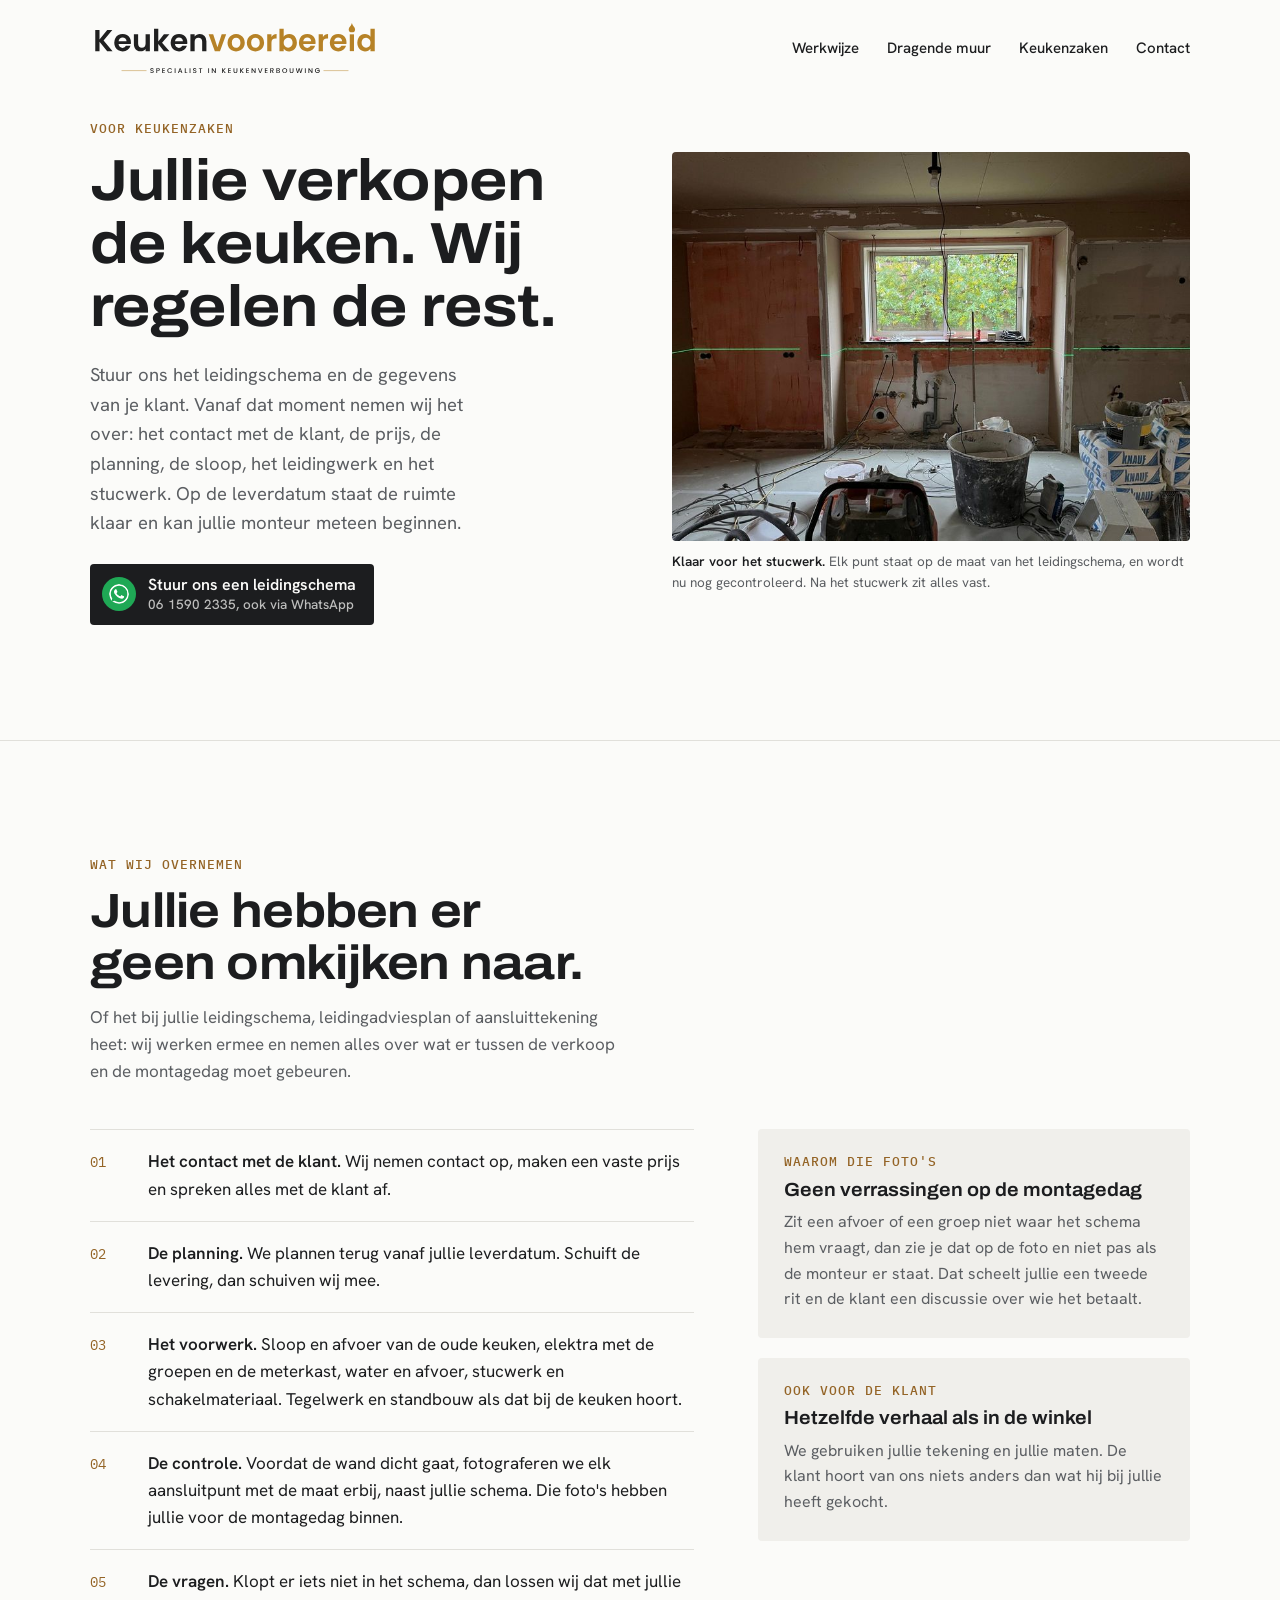
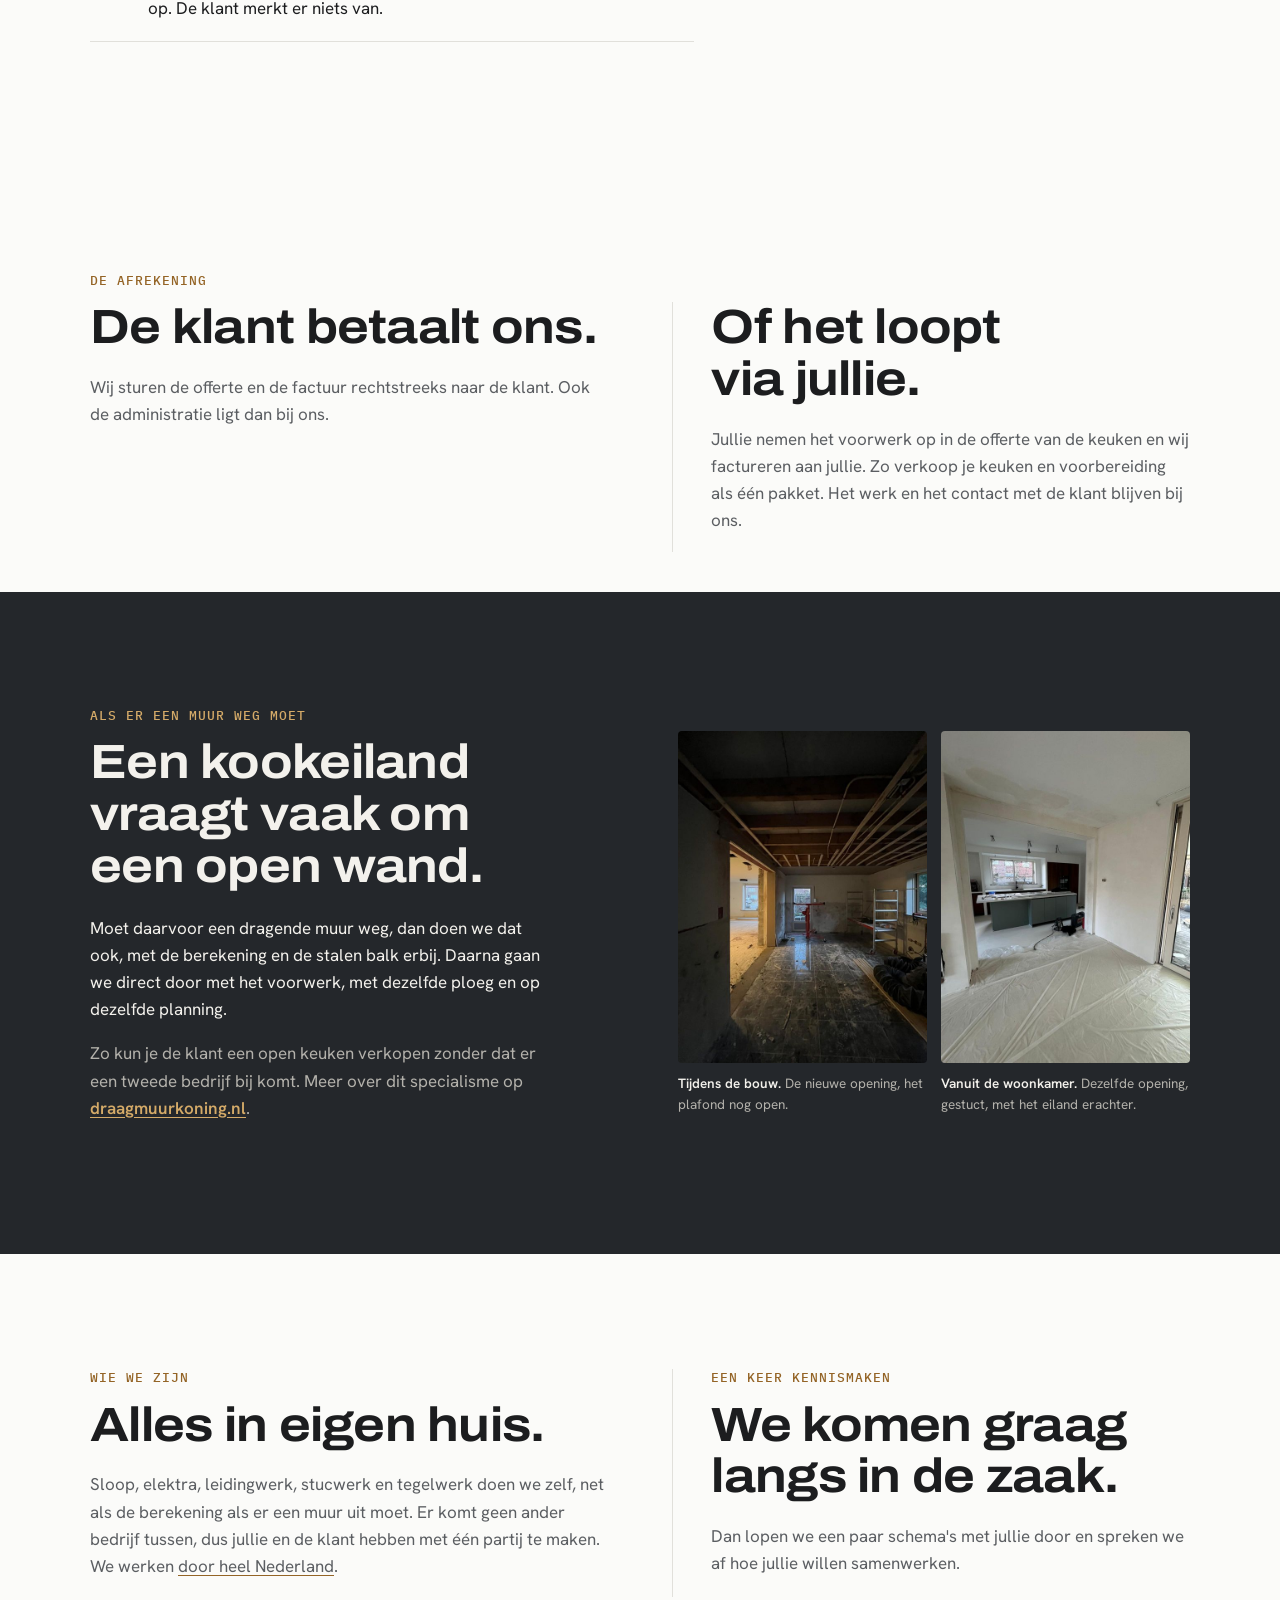
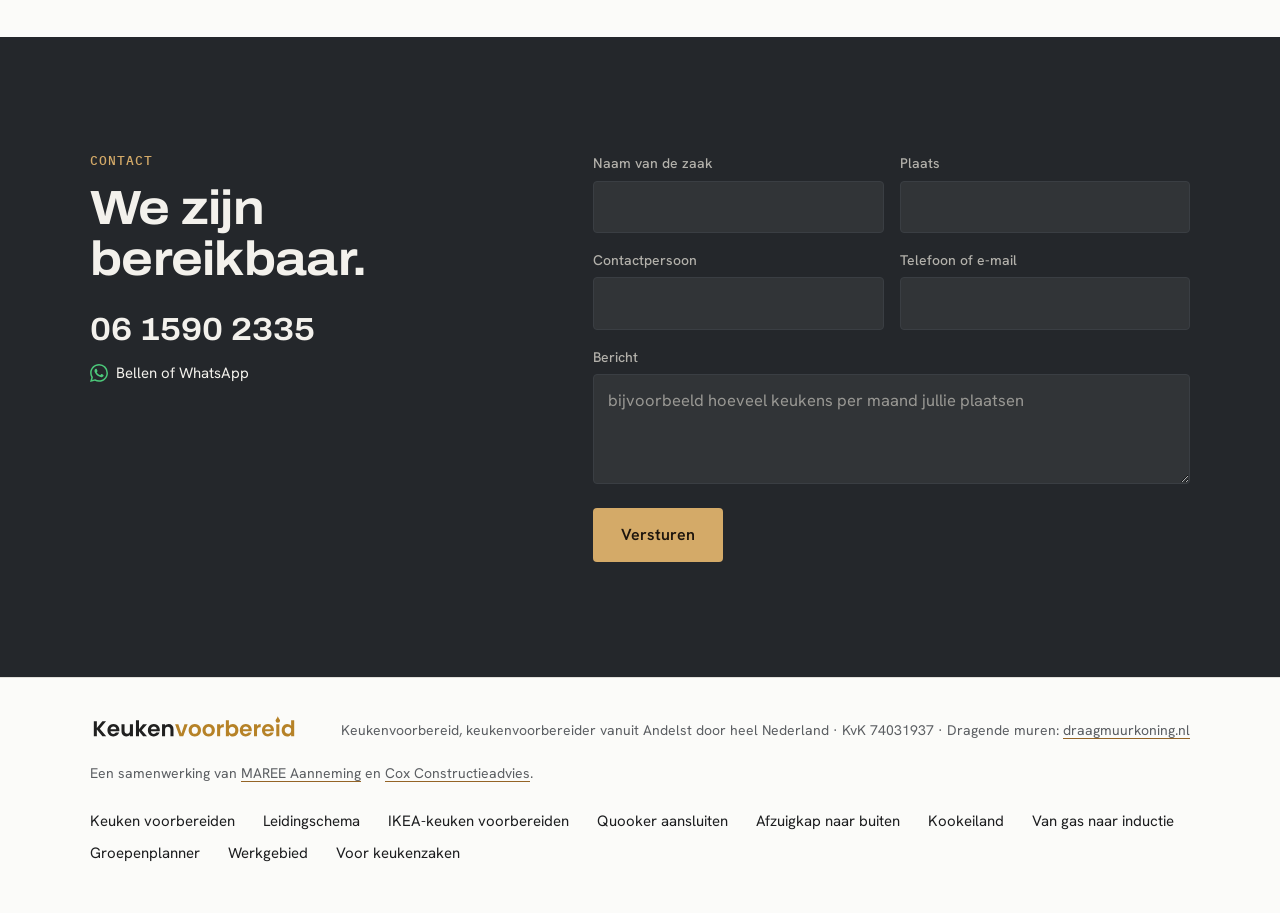
<file: keukenzaken/index.html>
<!doctype html>
<html lang="nl">
<head>
<meta charset="utf-8">
<meta name="viewport" content="width=device-width, initial-scale=1">
<title>Voorwerk voor keukenzaken: wij nemen het over</title>
<meta name="description" content="Stuur ons het leidingschema en de gegevens van je klant. Wij nemen contact, prijs, planning en voorwerk over, met een foto van elk aansluitpunt.">
<link rel="canonical" href="https://www.keukenvoorbereid.nl/keukenzaken/">
<meta property="og:type" content="website">
<meta property="og:site_name" content="Keukenvoorbereid">
<meta property="og:title" content="Voorwerk voor keukenzaken: wij nemen het over">
<meta property="og:description" content="Stuur ons het leidingschema en de gegevens van je klant. Wij nemen contact, prijs, planning en voorwerk over, met een foto van elk aansluitpunt.">
<meta property="og:locale" content="nl_NL">
<meta property="og:url" content="https://www.keukenvoorbereid.nl/keukenzaken/">
<meta property="og:image" content="https://www.keukenvoorbereid.nl/images/og_keukenwand.jpg">
<meta property="og:image:width" content="1200">
<meta property="og:image:height" content="630">
<meta name="twitter:card" content="summary_large_image">
<link rel="icon" type="image/svg+xml" href="/favicon.svg">
<!-- De link naar het Google-profiel in "sameAs" zetten zodra die er is. -->
<script type="application/ld+json">
{
  "@context": "https://schema.org",
  "@graph": [
    {
      "@type": "WebPage",
      "@id": "https://www.keukenvoorbereid.nl/keukenzaken/",
      "name": "Voor keukenzaken",
      "isPartOf": {
        "@id": "https://www.keukenvoorbereid.nl/#website"
      },
      "about": {
        "@id": "https://www.keukenvoorbereid.nl/#keukenzaken"
      }
    },
    {
      "@type": "Service",
      "@id": "https://www.keukenvoorbereid.nl/#keukenzaken",
      "name": "Keukenvoorbereiding voor keukenzaken",
      "serviceType": "Keukenvoorbereiding",
      "provider": {
        "@id": "https://www.keukenvoorbereid.nl/#bedrijf"
      },
      "areaServed": {
        "@type": "Country",
        "name": "Nederland"
      },
      "audience": {
        "@type": "BusinessAudience",
        "audienceType": "Keukenzaken en keukenleveranciers"
      }
    },
    {
      "@type": "BreadcrumbList",
      "itemListElement": [
        {
          "@type": "ListItem",
          "position": 1,
          "name": "Keukenvoorbereid",
          "item": "https://www.keukenvoorbereid.nl/"
        },
        {
          "@type": "ListItem",
          "position": 2,
          "name": "Voor keukenzaken",
          "item": "https://www.keukenvoorbereid.nl/keukenzaken/"
        }
      ]
    }
  ]
}
</script>
<link rel="preconnect" href="https://fonts.googleapis.com">
<link rel="preconnect" href="https://fonts.gstatic.com" crossorigin>
<link href="https://fonts.googleapis.com/css2?family=Archivo:wdth,wght@100..125,400..800&family=Hanken+Grotesk:wght@400;500;600&family=IBM+Plex+Mono:wght@500&display=swap" rel="stylesheet">
<link rel="stylesheet" href="/css/style.css">
</head>
<body>

<header class="kop">
  <div class="binnen">
    <a href="/"><img src="/images/logo/logo_kv_donker.svg" width="290" height="56" alt="Keukenvoorbereid, specialist in keukenverbouwing"></a>
    <nav class="menu" aria-label="Hoofdmenu">
      <a href="/#werkwijze">Werkwijze</a>
      <a href="/#dragende-muur">Dragende muur</a>
      <a href="/keukenzaken/">Keukenzaken</a>
      <a href="#contact">Contact</a>
    </nav>
    <div class="kop-contact">
      <a class="rond wa" href="https://wa.me/31615902335?text=Hallo%2C%20ik%20werk%20bij%20een%20keukenzaak%20en%20heb%20een%20klant%20die%20voorwerk%20nodig%20heeft.%0A%0AKeukenzaak%3A%20%0APlaats%20van%20de%20klant%3A%20%0ALeverdatum%20van%20de%20keuken%3A%20%0A%0AHet%20leidingschema%20stuur%20ik%20hierbij%20mee." aria-label="WhatsApp naar 06 1590 2335"><svg viewBox="0 0 24 24" fill="currentColor" aria-hidden="true"><path d="M17.472 14.382c-.297-.149-1.758-.867-2.03-.967-.273-.099-.471-.148-.67.15-.197.297-.767.966-.94 1.164-.173.199-.347.223-.644.075-.297-.15-1.255-.463-2.39-1.475-.883-.788-1.48-1.761-1.653-2.059-.173-.297-.018-.458.13-.606.134-.133.298-.347.446-.52.149-.174.198-.298.298-.497.099-.198.05-.371-.025-.52-.075-.149-.669-1.612-.916-2.207-.242-.579-.487-.5-.669-.51a12.8 12.8 0 0 0-.57-.01c-.198 0-.52.074-.792.372-.272.297-1.04 1.016-1.04 2.479 0 1.462 1.065 2.875 1.213 3.074.149.198 2.096 3.2 5.077 4.487.709.306 1.262.489 1.694.625.712.227 1.36.195 1.871.118.571-.085 1.758-.719 2.006-1.413.248-.694.248-1.289.173-1.413-.074-.124-.272-.198-.57-.347m-5.421 7.403h-.004a9.87 9.87 0 0 1-5.031-1.378l-.361-.214-3.741.982.998-3.648-.235-.374a9.86 9.86 0 0 1-1.51-5.26c.001-5.45 4.436-9.884 9.888-9.884 2.64 0 5.122 1.03 6.988 2.898a9.825 9.825 0 0 1 2.893 6.994c-.003 5.45-4.437 9.884-9.885 9.884m8.413-18.297A11.815 11.815 0 0 0 12.05 0C5.495 0 .16 5.335.157 11.892c0 2.096.547 4.142 1.588 5.945L.057 24l6.305-1.654a11.882 11.882 0 0 0 5.683 1.448h.005c6.554 0 11.89-5.335 11.893-11.893a11.821 11.821 0 0 0-3.48-8.413Z"/></svg></a>
      <a class="rond bel" href="tel:+31615902335" aria-label="Bel 06 1590 2335"><svg viewBox="0 0 24 24" fill="none" stroke="currentColor" stroke-width="1.8" stroke-linecap="round" stroke-linejoin="round" aria-hidden="true"><path d="M22 16.92v3a2 2 0 0 1-2.18 2 19.79 19.79 0 0 1-8.63-3.07 19.5 19.5 0 0 1-6-6 19.79 19.79 0 0 1-3.07-8.67A2 2 0 0 1 4.11 2h3a2 2 0 0 1 2 1.72c.13.96.36 1.9.7 2.81a2 2 0 0 1-.45 2.11L8.09 9.91a16 16 0 0 0 6 6l1.27-1.27a2 2 0 0 1 2.11-.45c.91.34 1.85.57 2.81.7A2 2 0 0 1 22 16.92z"/></svg></a>
    </div>
  </div>
</header>

<main>

  <section class="opening">
    <div class="binnen">
      <div>
        <p class="maat"><span>voor keukenzaken</span></p>
        <h1>Jullie verkopen de keuken. Wij regelen de rest.</h1>
        <p class="intro">Stuur ons het leidingschema en de gegevens van je klant. Vanaf dat moment nemen wij het over: het contact met de klant, de prijs, de planning, de sloop, het leidingwerk en het stucwerk. Op de leverdatum staat de ruimte klaar en kan jullie monteur meteen beginnen.</p>
        <a class="knop wa" href="https://wa.me/31615902335?text=Hallo%2C%20ik%20werk%20bij%20een%20keukenzaak%20en%20heb%20een%20klant%20die%20voorwerk%20nodig%20heeft.%0A%0AKeukenzaak%3A%20%0APlaats%20van%20de%20klant%3A%20%0ALeverdatum%20van%20de%20keuken%3A%20%0A%0AHet%20leidingschema%20stuur%20ik%20hierbij%20mee."><svg class="ico" viewBox="0 0 24 24" fill="currentColor" aria-hidden="true"><path d="M17.472 14.382c-.297-.149-1.758-.867-2.03-.967-.273-.099-.471-.148-.67.15-.197.297-.767.966-.94 1.164-.173.199-.347.223-.644.075-.297-.15-1.255-.463-2.39-1.475-.883-.788-1.48-1.761-1.653-2.059-.173-.297-.018-.458.13-.606.134-.133.298-.347.446-.52.149-.174.198-.298.298-.497.099-.198.05-.371-.025-.52-.075-.149-.669-1.612-.916-2.207-.242-.579-.487-.5-.669-.51a12.8 12.8 0 0 0-.57-.01c-.198 0-.52.074-.792.372-.272.297-1.04 1.016-1.04 2.479 0 1.462 1.065 2.875 1.213 3.074.149.198 2.096 3.2 5.077 4.487.709.306 1.262.489 1.694.625.712.227 1.36.195 1.871.118.571-.085 1.758-.719 2.006-1.413.248-.694.248-1.289.173-1.413-.074-.124-.272-.198-.57-.347m-5.421 7.403h-.004a9.87 9.87 0 0 1-5.031-1.378l-.361-.214-3.741.982.998-3.648-.235-.374a9.86 9.86 0 0 1-1.51-5.26c.001-5.45 4.436-9.884 9.888-9.884 2.64 0 5.122 1.03 6.988 2.898a9.825 9.825 0 0 1 2.893 6.994c-.003 5.45-4.437 9.884-9.885 9.884m8.413-18.297A11.815 11.815 0 0 0 12.05 0C5.495 0 .16 5.335.157 11.892c0 2.096.547 4.142 1.588 5.945L.057 24l6.305-1.654a11.882 11.882 0 0 0 5.683 1.448h.005c6.554 0 11.89-5.335 11.893-11.893a11.821 11.821 0 0 0-3.48-8.413Z"/></svg><span>Stuur ons een leidingschema<small>06 1590 2335, ook via WhatsApp</small></span></a>
      </div>
      <figure>
        <img src="/images/foto/2_wand_punten_uitgezet.jpg" srcset="/images/foto/klein/2_wand_punten_uitgezet.jpg 800w, /images/foto/2_wand_punten_uitgezet.jpg 1600w" sizes="(max-width: 860px) 100vw, 560px" alt="Een keukenwand tijdens het werk, met een laserlijn op de wand, dozen voor stopcontacten, water en afvoer op hoogte en een omkasting met nissen rond het raam." width="1600" height="1200">
        <figcaption class="onderschrift"><b>Klaar voor het stucwerk.</b> Elk punt staat op de maat van het leidingschema, en wordt nu nog gecontroleerd. Na het stucwerk zit alles vast.</figcaption>
      </figure>
    </div>
  </section>

  <section class="werk" id="wat-je-krijgt">
    <div class="binnen">
      <div class="kopregel">
        <p class="maat"><span>wat wij overnemen</span></p>
        <h2>Jullie hebben er geen omkijken naar.</h2>
        <p>Of het bij jullie leidingschema, leidingadviesplan of aansluittekening heet: wij werken ermee en nemen alles over wat er tussen de verkoop en de montagedag moet gebeuren.</p>
      </div>
      <div class="raster">
        <ol class="stappen">
          <li><span><b>Het contact met de klant.</b> Wij nemen contact op, maken een vaste prijs en spreken alles met de klant af.</span></li>
          <li><span><b>De planning.</b> We plannen terug vanaf jullie leverdatum. Schuift de levering, dan schuiven wij mee.</span></li>
          <li><span><b>Het voorwerk.</b> Sloop en afvoer van de oude keuken, elektra met de groepen en de meterkast, water en afvoer, stucwerk en schakelmateriaal. Tegelwerk en standbouw als dat bij de keuken hoort.</span></li>
          <li><span><b>De controle.</b> Voordat de wand dicht gaat, fotograferen we elk aansluitpunt met de maat erbij, naast jullie schema. Die foto's hebben jullie voor de montagedag binnen.</span></li>
          <li><span><b>De vragen.</b> Klopt er iets niet in het schema, dan lossen wij dat met jullie op. De klant merkt er niets van.</span></li>
        </ol>
        <div class="notities">
          <div class="notitie">
            <span class="label">waarom die foto's</span>
            <h3>Geen verrassingen op de montagedag</h3>
            <p>Zit een afvoer of een groep niet waar het schema hem vraagt, dan zie je dat op de foto en niet pas als de monteur er staat. Dat scheelt jullie een tweede rit en de klant een discussie over wie het betaalt.</p>
          </div>
          <div class="notitie">
            <span class="label">ook voor de klant</span>
            <h3>Hetzelfde verhaal als in de winkel</h3>
            <p>We gebruiken jullie tekening en jullie maten. De klant hoort van ons niets anders dan wat hij bij jullie heeft gekocht.</p>
          </div>
        </div>
      </div>
    </div>
  </section>

  <section class="begin" id="samenwerken">
    <div class="binnen">
      <p class="maat"><span>de afrekening</span></p>
      <div class="raster">
        <div>
          <h2>De klant betaalt ons.</h2>
          <p>Wij sturen de offerte en de factuur rechtstreeks naar de klant. Ook de administratie ligt dan bij ons.</p>
        </div>
        <div class="zaken">
          <h2>Of het loopt via jullie.</h2>
          <p>Jullie nemen het voorwerk op in de offerte van de keuken en wij factureren aan jullie. Zo verkoop je keuken en voorbereiding als één pakket. Het werk en het contact met de klant blijven bij ons.</p>
        </div>
      </div>
    </div>
  </section>

  <section class="muur" id="dragende-muur">
    <div class="binnen raster">
      <div>
        <p class="maat"><span>als er een muur weg moet</span></p>
        <h2>Een kookeiland vraagt vaak om een open wand.</h2>
        <p>Moet daarvoor een dragende muur weg, dan doen we dat ook, met de berekening en de stalen balk erbij. Daarna gaan we direct door met het voorwerk, met dezelfde ploeg en op dezelfde planning.</p>
        <p>Zo kun je de klant een open keuken verkopen zonder dat er een tweede bedrijf bij komt. Meer over dit specialisme op <a class="site" href="https://www.draagmuurkoning.nl/">draagmuurkoning.nl</a>.</p>
      </div>
      <div class="fotos">
        <figure>
          <img src="/images/foto/1_na_de_doorbraak.jpg" srcset="/images/foto/klein/1_na_de_doorbraak.jpg 600w, /images/foto/1_na_de_doorbraak.jpg 1200w" sizes="(max-width: 860px) 100vw, 560px" alt="Tijdens de bouw: een nieuwe opening in een muur, met een open plafond waarin het regelwerk zit." width="1200" height="1600" loading="lazy">
          <figcaption class="onderschrift"><b>Tijdens de bouw.</b> De nieuwe opening, het plafond nog open.</figcaption>
        </figure>
        <figure>
          <img src="/images/foto/6_doorkijk_woonkamer.jpg" srcset="/images/foto/klein/6_doorkijk_woonkamer.jpg 600w, /images/foto/6_doorkijk_woonkamer.jpg 1200w" sizes="(max-width: 860px) 100vw, 560px" alt="Vanuit de woonkamer, waar de vloer met folie is afgedekt, door de gestucte opening naar de keuken met het eiland." width="1200" height="1600" loading="lazy">
          <figcaption class="onderschrift"><b>Vanuit de woonkamer.</b> Dezelfde opening, gestuct, met het eiland erachter.</figcaption>
        </figure>
      </div>
    </div>
  </section>

  <section class="begin" id="wie">
    <div class="binnen raster">
      <div>
        <p class="maat"><span>wie we zijn</span></p>
        <h2>Alles in eigen huis.</h2>
        <p>Sloop, elektra, leidingwerk, stucwerk en tegelwerk doen we zelf, net als de berekening als er een muur uit moet. Er komt geen ander bedrijf tussen, dus jullie en de klant hebben met één partij te maken. We werken <a href="/werkgebied/">door heel Nederland</a>.</p>
      </div>
      <div class="zaken">
        <p class="maat"><span>een keer kennismaken</span></p>
        <h2>We komen graag langs in de zaak.</h2>
        <p>Dan lopen we een paar schema's met jullie door en spreken we af hoe jullie willen samenwerken.</p>
      </div>
    </div>
  </section>

  <section class="contact" id="contact">
    <div class="binnen">
      <div class="vlak">
        <div>
          <p class="maat"><span>contact</span></p>
          <h2>We zijn bereikbaar.</h2>
          <p class="nummer"><a href="tel:+31615902335">06 1590 2335</a></p>
          <p class="klein"><a class="wa-link" href="https://wa.me/31615902335?text=Hallo%2C%20ik%20werk%20bij%20een%20keukenzaak%20en%20heb%20een%20klant%20die%20voorwerk%20nodig%20heeft.%0A%0AKeukenzaak%3A%20%0APlaats%20van%20de%20klant%3A%20%0ALeverdatum%20van%20de%20keuken%3A%20%0A%0AHet%20leidingschema%20stuur%20ik%20hierbij%20mee."><svg class="ico" viewBox="0 0 24 24" fill="currentColor" aria-hidden="true"><path d="M17.472 14.382c-.297-.149-1.758-.867-2.03-.967-.273-.099-.471-.148-.67.15-.197.297-.767.966-.94 1.164-.173.199-.347.223-.644.075-.297-.15-1.255-.463-2.39-1.475-.883-.788-1.48-1.761-1.653-2.059-.173-.297-.018-.458.13-.606.134-.133.298-.347.446-.52.149-.174.198-.298.298-.497.099-.198.05-.371-.025-.52-.075-.149-.669-1.612-.916-2.207-.242-.579-.487-.5-.669-.51a12.8 12.8 0 0 0-.57-.01c-.198 0-.52.074-.792.372-.272.297-1.04 1.016-1.04 2.479 0 1.462 1.065 2.875 1.213 3.074.149.198 2.096 3.2 5.077 4.487.709.306 1.262.489 1.694.625.712.227 1.36.195 1.871.118.571-.085 1.758-.719 2.006-1.413.248-.694.248-1.289.173-1.413-.074-.124-.272-.198-.57-.347m-5.421 7.403h-.004a9.87 9.87 0 0 1-5.031-1.378l-.361-.214-3.741.982.998-3.648-.235-.374a9.86 9.86 0 0 1-1.51-5.26c.001-5.45 4.436-9.884 9.888-9.884 2.64 0 5.122 1.03 6.988 2.898a9.825 9.825 0 0 1 2.893 6.994c-.003 5.45-4.437 9.884-9.885 9.884m8.413-18.297A11.815 11.815 0 0 0 12.05 0C5.495 0 .16 5.335.157 11.892c0 2.096.547 4.142 1.588 5.945L.057 24l6.305-1.654a11.882 11.882 0 0 0 5.683 1.448h.005c6.554 0 11.89-5.335 11.893-11.893a11.821 11.821 0 0 0-3.48-8.413Z"/></svg>Bellen of WhatsApp</a></p>
        </div>
        <form action="https://api.web3forms.com/submit" method="POST">
          <input type="hidden" name="access_key" value="f3d34821-c289-4e35-9834-771f04f0c74a">
          <input type="hidden" name="redirect" value="https://www.keukenvoorbereid.nl/bedankt/">
          <input type="hidden" name="subject" value="Keukenzaak via keukenvoorbereid.nl">
          <input type="checkbox" name="botcheck" tabindex="-1" autocomplete="off" style="display:none" aria-hidden="true">
          <div><label for="zaak">Naam van de zaak</label><input id="zaak" name="zaak" autocomplete="organization"></div>
          <div><label for="plaats">Plaats</label><input id="plaats" name="plaats" autocomplete="address-level2"></div>
          <div><label for="naam">Contactpersoon</label><input id="naam" name="naam" required autocomplete="name"></div>
          <div><label for="bereik">Telefoon of e-mail</label><input id="bereik" name="bereik" required></div>
          <div class="heel"><label for="bericht">Bericht</label><textarea id="bericht" name="bericht" placeholder="bijvoorbeeld hoeveel keukens per maand jullie plaatsen"></textarea></div>
          <button type="submit">Versturen</button>
        </form>
      </div>
    </div>
  </section>

</main>

<footer>
  <div class="binnen">
    <img src="/images/logo/logo_kv_wordmerk_donker.svg" width="207" height="32" alt="Keukenvoorbereid">
    <p>Keukenvoorbereid, keukenvoorbereider vanuit Andelst door heel Nederland · KvK 74031937 · Dragende muren: <a href="https://www.draagmuurkoning.nl/">draagmuurkoning.nl</a></p>
    <p>Een samenwerking van <a href="https://www.aannemingmaree.nl/">MAREE Aanneming</a> en <a href="https://www.coxadvies.nl/">Cox Constructieadvies</a>.</p>
    <nav class="voetmenu" aria-label="Meer lezen">
      <a href="/keuken-voorbereiden/">Keuken voorbereiden</a>
      <a href="/leidingschema/">Leidingschema</a>
      <a href="/ikea-keuken-voorbereiden/">IKEA-keuken voorbereiden</a>
      <a href="/quooker-aansluiten/">Quooker aansluiten</a>
      <a href="/afzuigkap-naar-buiten/">Afzuigkap naar buiten</a>
      <a href="/kookeiland/">Kookeiland</a>
      <a href="/van-gas-naar-inductie/">Van gas naar inductie</a>
      <a href="/groepen-keuken/">Groepenplanner</a>
      <a href="/werkgebied/">Werkgebied</a>
      <a href="/keukenzaken/">Voor keukenzaken</a>
    </nav>
  </div>
</footer>

<script data-goatcounter="https://keukenvoorbereid.goatcounter.com/count" async src="https://gc.zgo.at/count.js"></script>
  <script src="/js/klik.js" defer></script>
  <script src="/js/appknop.js" defer></script>
</body>
</html>
</file>
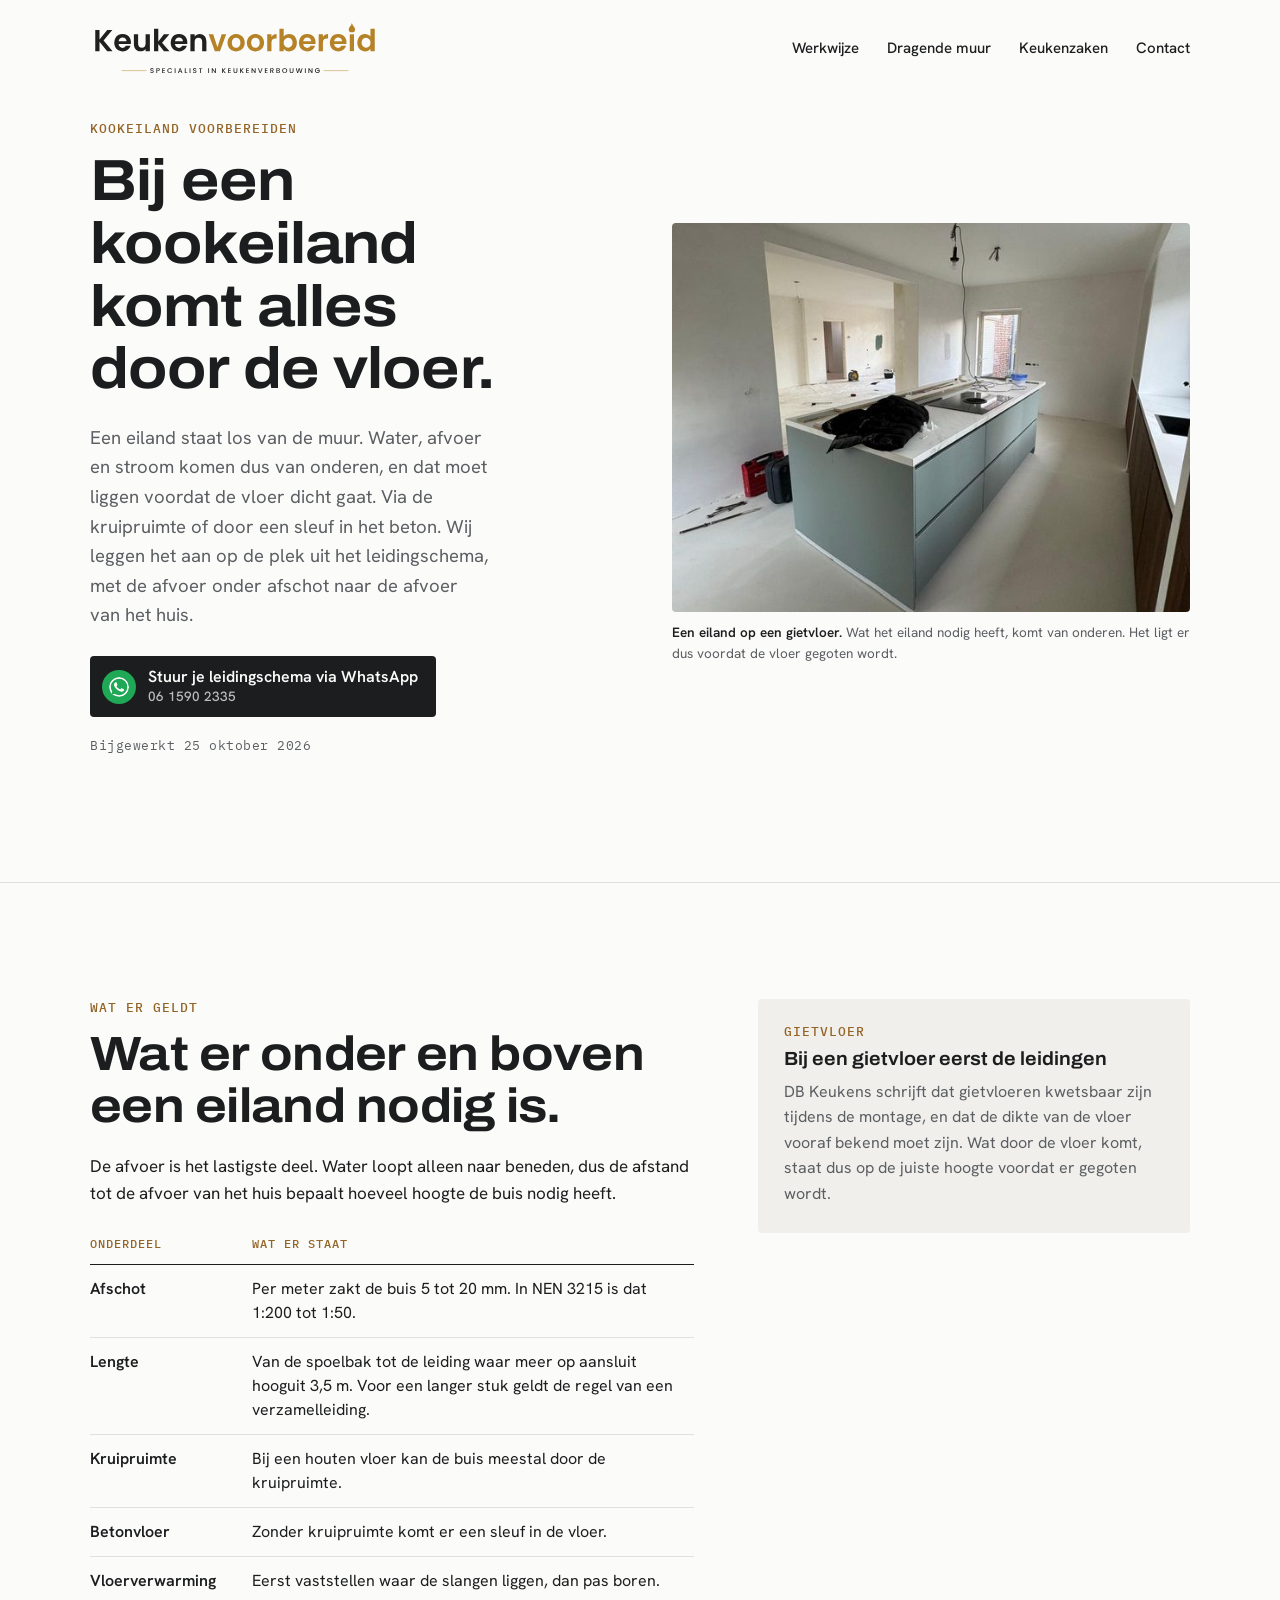
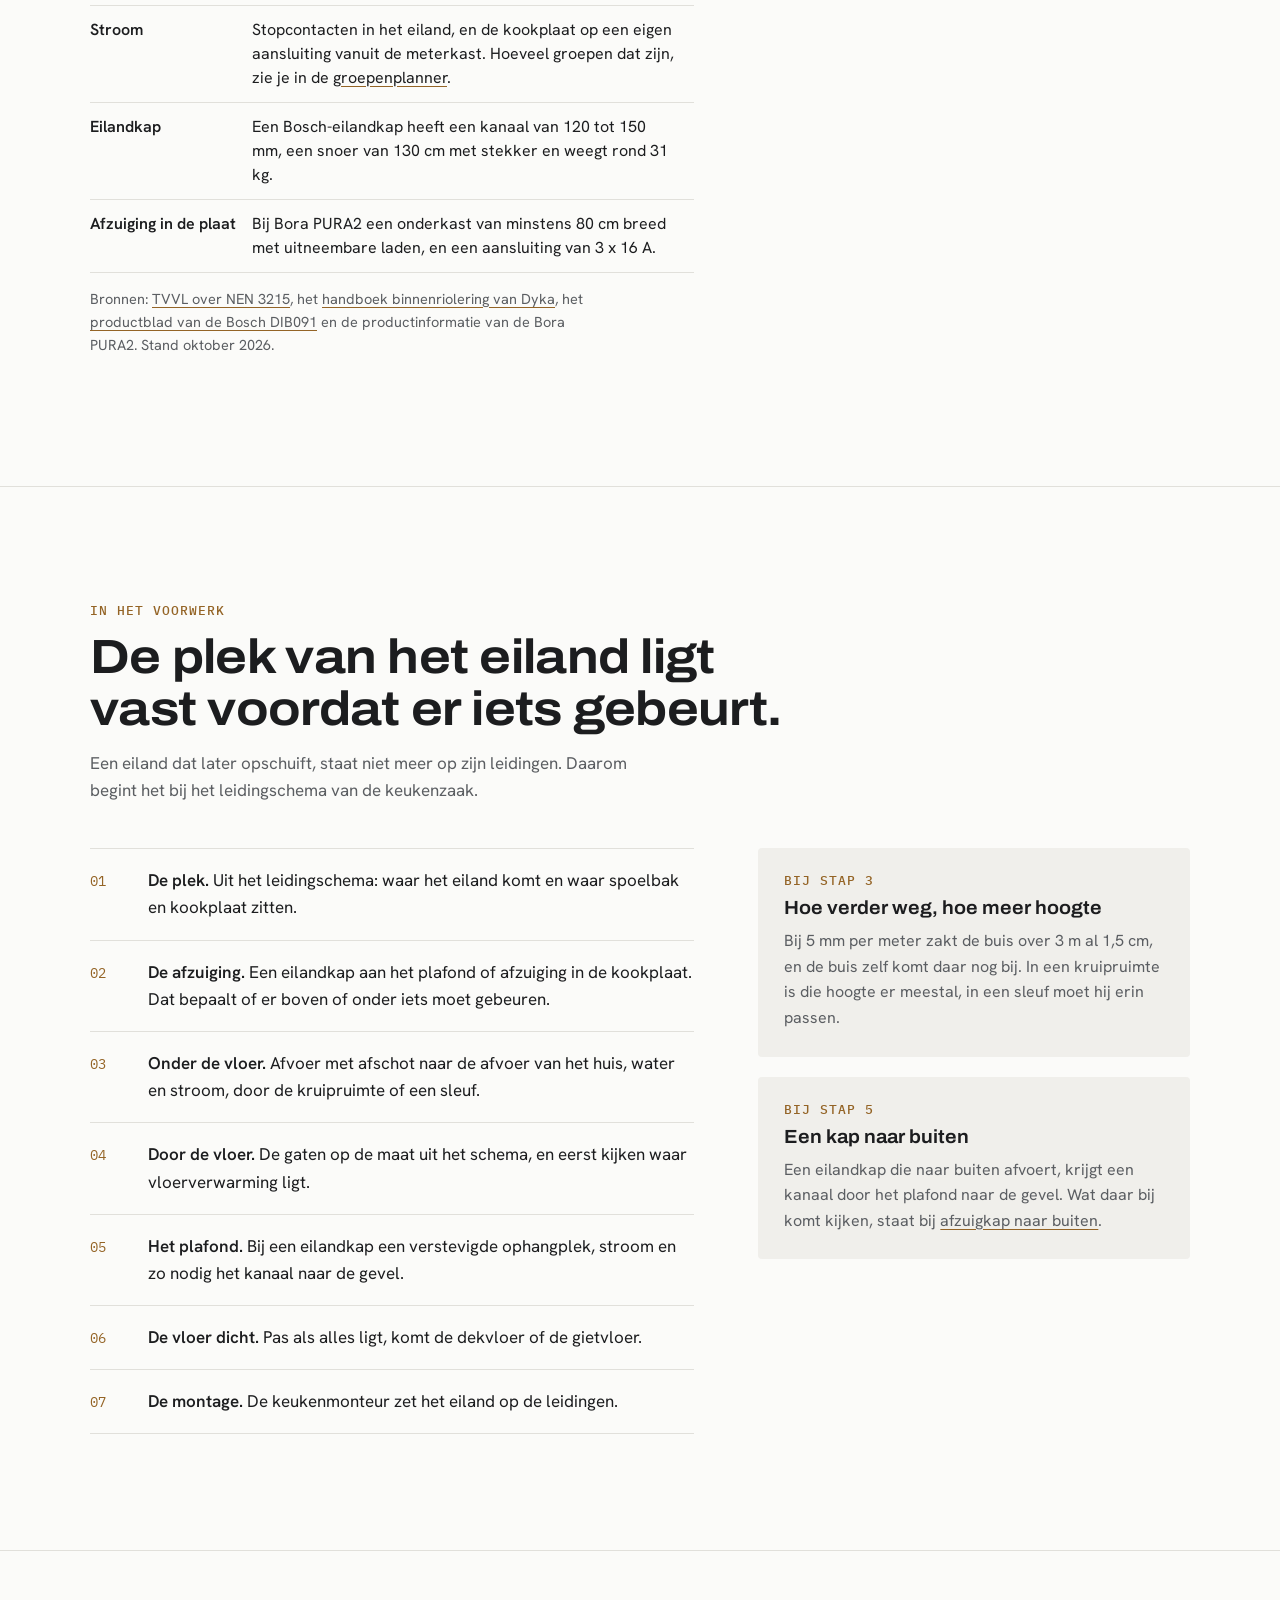
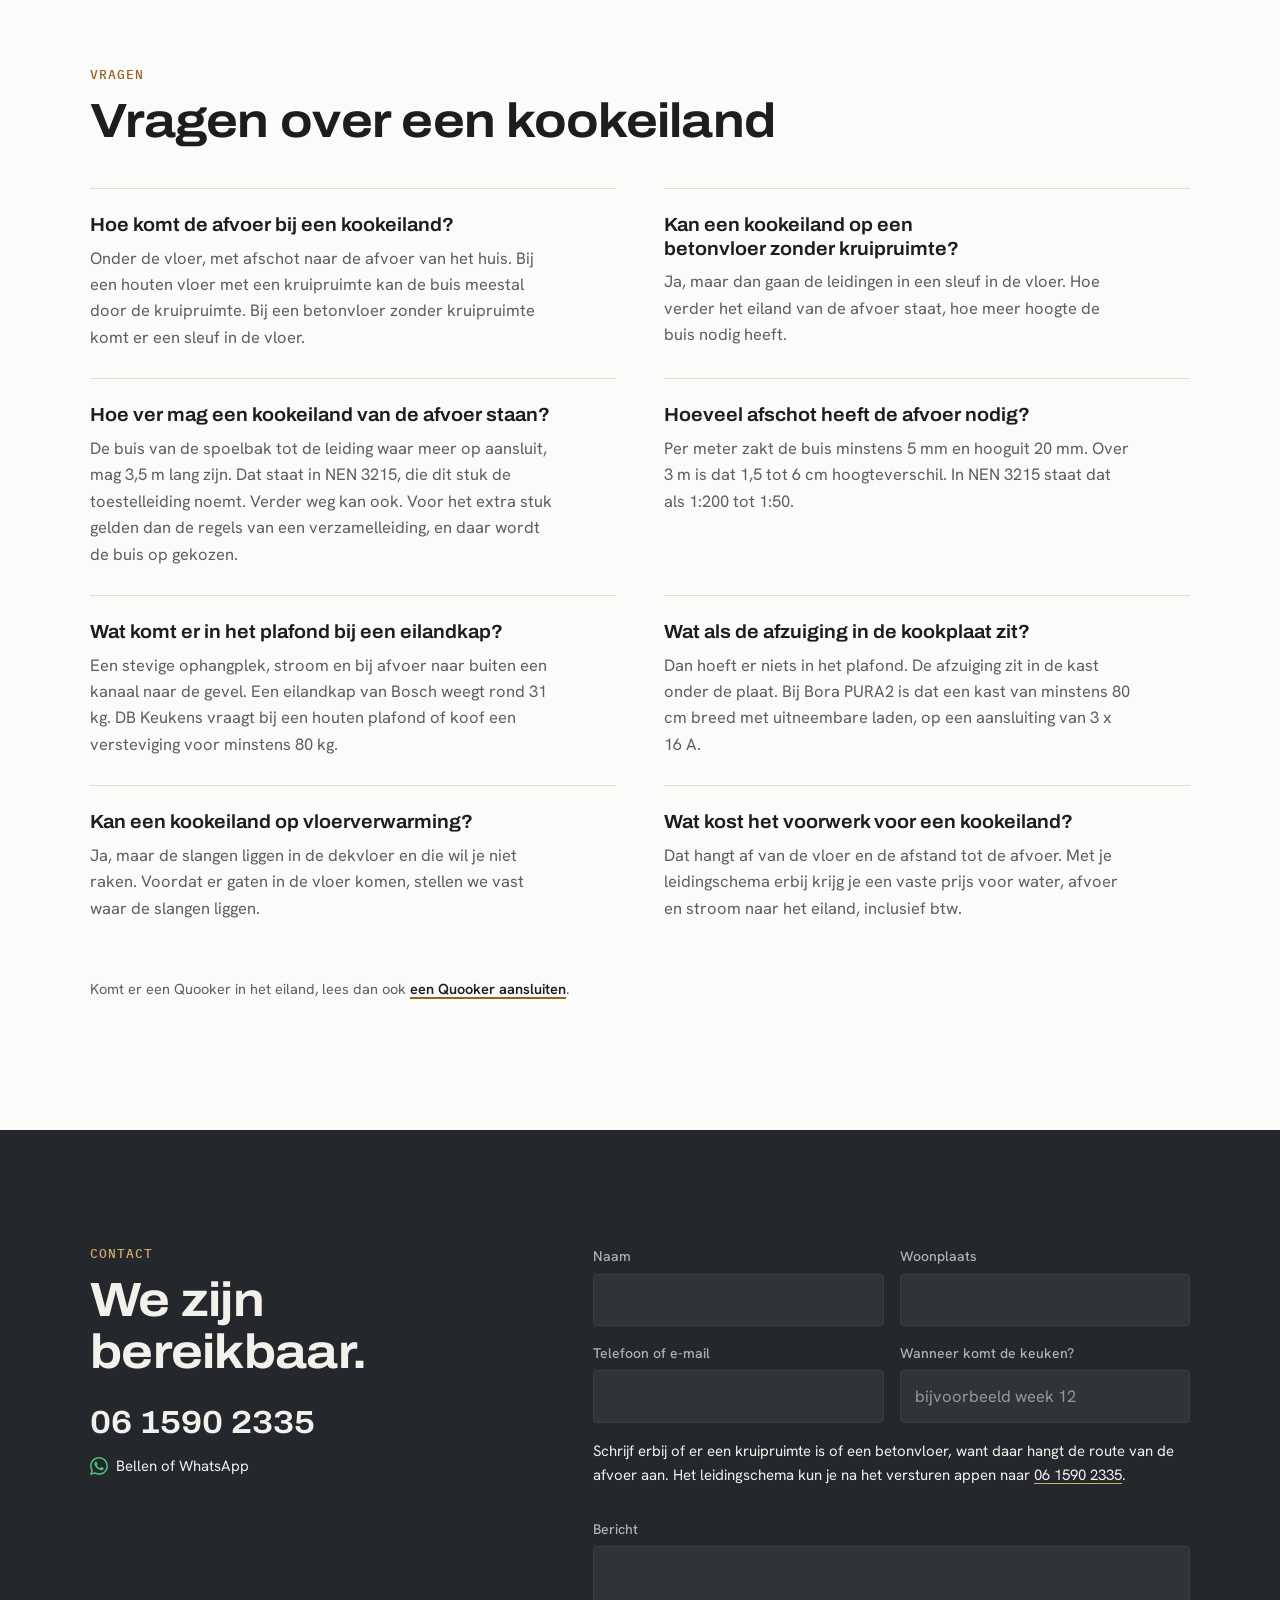
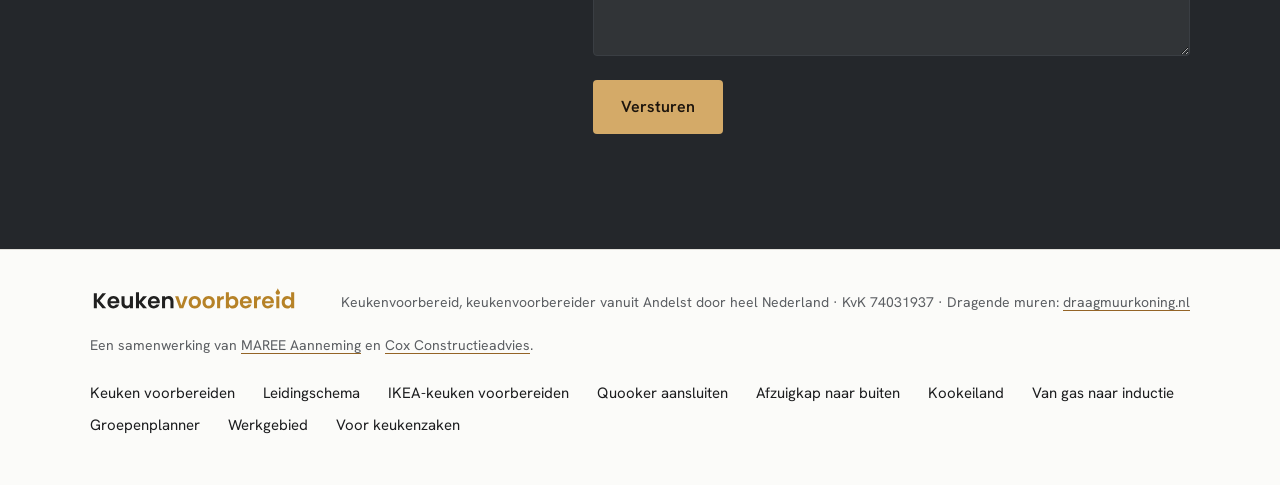
<file: kookeiland/index.html>
<!doctype html>
<html lang="nl">
<head>
<meta charset="utf-8">
<meta name="viewport" content="width=device-width, initial-scale=1">
<title>Kookeiland aansluiten: afvoer en stroom door de vloer</title>
<meta name="description" content="Hoe ver mag een kookeiland van de afvoer staan en hoeveel afschot heeft de buis nodig? Met de maten uit NEN 3215 en wat er in de vloer ligt voor die dicht gaat.">
<link rel="canonical" href="https://www.keukenvoorbereid.nl/kookeiland/">
<meta property="og:type" content="article">
<meta property="og:site_name" content="Keukenvoorbereid">
<meta property="og:title" content="Kookeiland aansluiten: afvoer, afschot en stroom door de vloer">
<meta property="og:description" content="Hoe ver mag een kookeiland van de afvoer staan en hoeveel afschot heeft de buis nodig? Met de maten uit NEN 3215 en wat er in de vloer ligt voor die dicht gaat.">
<meta property="og:locale" content="nl_NL">
<meta property="og:url" content="https://www.keukenvoorbereid.nl/kookeiland/">
<meta property="og:image" content="https://www.keukenvoorbereid.nl/images/og_keukenwand.jpg">
<meta property="og:image:width" content="1200">
<meta property="og:image:height" content="630">
<meta name="twitter:card" content="summary_large_image">
<link rel="icon" type="image/svg+xml" href="/favicon.svg">
<!-- De vraag over de kosten heeft nog een placeholder en staat daarom niet in het schema. -->
<script type="application/ld+json">
{
  "@context": "https://schema.org",
  "@graph": [
    {
      "@type": "FAQPage",
      "@id": "https://www.keukenvoorbereid.nl/kookeiland/",
      "name": "Kookeiland voorbereiden",
      "inLanguage": "nl-NL",
      "dateModified": "2026-10-25",
      "isPartOf": {
        "@id": "https://www.keukenvoorbereid.nl/#website"
      },
      "about": {
        "@id": "https://www.keukenvoorbereid.nl/#keukenvoorbereiding"
      },
      "publisher": {
        "@id": "https://www.keukenvoorbereid.nl/#bedrijf"
      },
      "mainEntity": [
        {
          "@type": "Question",
          "name": "Hoe komt de afvoer bij een kookeiland?",
          "acceptedAnswer": {
            "@type": "Answer",
            "text": "Onder de vloer, met afschot naar de afvoer van het huis. Bij een houten vloer met een kruipruimte kan de buis meestal door de kruipruimte. Bij een betonvloer zonder kruipruimte komt er een sleuf in de vloer."
          }
        },
        {
          "@type": "Question",
          "name": "Kan een kookeiland op een betonvloer zonder kruipruimte?",
          "acceptedAnswer": {
            "@type": "Answer",
            "text": "Ja, maar dan gaan de leidingen in een sleuf in de vloer. Hoe verder het eiland van de afvoer staat, hoe meer hoogte de buis nodig heeft."
          }
        },
        {
          "@type": "Question",
          "name": "Hoe ver mag een kookeiland van de afvoer staan?",
          "acceptedAnswer": {
            "@type": "Answer",
            "text": "De buis van de spoelbak tot de leiding waar meer op aansluit, mag 3,5 m lang zijn. Dat staat in NEN 3215, die dit stuk de toestelleiding noemt. Verder weg kan ook. Voor het extra stuk gelden dan de regels van een verzamelleiding, en daar wordt de buis op gekozen."
          }
        },
        {
          "@type": "Question",
          "name": "Hoeveel afschot heeft de afvoer nodig?",
          "acceptedAnswer": {
            "@type": "Answer",
            "text": "Per meter zakt de buis minstens 5 mm en hooguit 20 mm. Over 3 m is dat 1,5 tot 6 cm hoogteverschil. In NEN 3215 staat dat als 1:200 tot 1:50."
          }
        },
        {
          "@type": "Question",
          "name": "Wat komt er in het plafond bij een eilandkap?",
          "acceptedAnswer": {
            "@type": "Answer",
            "text": "Een stevige ophangplek, stroom en bij afvoer naar buiten een kanaal naar de gevel. Een eilandkap van Bosch weegt rond 31 kg. DB Keukens vraagt bij een houten plafond of koof een versteviging voor minstens 80 kg."
          }
        },
        {
          "@type": "Question",
          "name": "Wat als de afzuiging in de kookplaat zit?",
          "acceptedAnswer": {
            "@type": "Answer",
            "text": "Dan hoeft er niets in het plafond. De afzuiging zit in de kast onder de plaat. Bij Bora PURA2 is dat een kast van minstens 80 cm breed met uitneembare laden, op een aansluiting van 3 x 16 A."
          }
        },
        {
          "@type": "Question",
          "name": "Kan een kookeiland op vloerverwarming?",
          "acceptedAnswer": {
            "@type": "Answer",
            "text": "Ja, maar de slangen liggen in de dekvloer en die wil je niet raken. Voordat er gaten in de vloer komen, stellen we vast waar de slangen liggen."
          }
        },
        {
          "@type": "Question",
          "name": "Wat kost het voorwerk voor een kookeiland?",
          "acceptedAnswer": {
            "@type": "Answer",
            "text": "Dat hangt af van de vloer en de afstand tot de afvoer. Met je leidingschema erbij krijg je een vaste prijs voor water, afvoer en stroom naar het eiland, inclusief btw."
          }
        }
      ]
    },
    {
      "@type": "BreadcrumbList",
      "itemListElement": [
        {
          "@type": "ListItem",
          "position": 1,
          "name": "Keukenvoorbereid",
          "item": "https://www.keukenvoorbereid.nl/"
        },
        {
          "@type": "ListItem",
          "position": 2,
          "name": "Kookeiland voorbereiden",
          "item": "https://www.keukenvoorbereid.nl/kookeiland/"
        }
      ]
    }
  ]
}
</script>
<link rel="preconnect" href="https://fonts.googleapis.com">
<link rel="preconnect" href="https://fonts.gstatic.com" crossorigin>
<link href="https://fonts.googleapis.com/css2?family=Archivo:wdth,wght@100..125,400..800&family=Hanken+Grotesk:wght@400;500;600&family=IBM+Plex+Mono:wght@500&display=swap" rel="stylesheet">
<link rel="stylesheet" href="/css/style.css">
</head>
<body>

<header class="kop">
  <div class="binnen">
    <a href="/"><img src="/images/logo/logo_kv_donker.svg" width="290" height="56" alt="Keukenvoorbereid, specialist in keukenverbouwing"></a>
    <nav class="menu" aria-label="Hoofdmenu">
      <a href="/#werkwijze">Werkwijze</a>
      <a href="/#dragende-muur">Dragende muur</a>
      <a href="/keukenzaken/">Keukenzaken</a>
      <a href="#contact">Contact</a>
    </nav>
    <div class="kop-contact">
      <a class="rond wa" href="https://wa.me/31615902335?text=Hallo%2C%20ik%20krijg%20een%20keuken%20met%20een%20kookeiland.%0A%0APlaats%3A%20%0AKruipruimte%20of%20betonvloer%3A%20%0ALeverdatum%20van%20de%20keuken%3A%20%0A%0AHet%20leidingschema%20stuur%20ik%20hierbij%20mee." aria-label="WhatsApp naar 06 1590 2335"><svg viewBox="0 0 24 24" fill="currentColor" aria-hidden="true"><path d="M17.472 14.382c-.297-.149-1.758-.867-2.03-.967-.273-.099-.471-.148-.67.15-.197.297-.767.966-.94 1.164-.173.199-.347.223-.644.075-.297-.15-1.255-.463-2.39-1.475-.883-.788-1.48-1.761-1.653-2.059-.173-.297-.018-.458.13-.606.134-.133.298-.347.446-.52.149-.174.198-.298.298-.497.099-.198.05-.371-.025-.52-.075-.149-.669-1.612-.916-2.207-.242-.579-.487-.5-.669-.51a12.8 12.8 0 0 0-.57-.01c-.198 0-.52.074-.792.372-.272.297-1.04 1.016-1.04 2.479 0 1.462 1.065 2.875 1.213 3.074.149.198 2.096 3.2 5.077 4.487.709.306 1.262.489 1.694.625.712.227 1.36.195 1.871.118.571-.085 1.758-.719 2.006-1.413.248-.694.248-1.289.173-1.413-.074-.124-.272-.198-.57-.347m-5.421 7.403h-.004a9.87 9.87 0 0 1-5.031-1.378l-.361-.214-3.741.982.998-3.648-.235-.374a9.86 9.86 0 0 1-1.51-5.26c.001-5.45 4.436-9.884 9.888-9.884 2.64 0 5.122 1.03 6.988 2.898a9.825 9.825 0 0 1 2.893 6.994c-.003 5.45-4.437 9.884-9.885 9.884m8.413-18.297A11.815 11.815 0 0 0 12.05 0C5.495 0 .16 5.335.157 11.892c0 2.096.547 4.142 1.588 5.945L.057 24l6.305-1.654a11.882 11.882 0 0 0 5.683 1.448h.005c6.554 0 11.89-5.335 11.893-11.893a11.821 11.821 0 0 0-3.48-8.413Z"/></svg></a>
      <a class="rond bel" href="tel:+31615902335" aria-label="Bel 06 1590 2335"><svg viewBox="0 0 24 24" fill="none" stroke="currentColor" stroke-width="1.8" stroke-linecap="round" stroke-linejoin="round" aria-hidden="true"><path d="M22 16.92v3a2 2 0 0 1-2.18 2 19.79 19.79 0 0 1-8.63-3.07 19.5 19.5 0 0 1-6-6 19.79 19.79 0 0 1-3.07-8.67A2 2 0 0 1 4.11 2h3a2 2 0 0 1 2 1.72c.13.96.36 1.9.7 2.81a2 2 0 0 1-.45 2.11L8.09 9.91a16 16 0 0 0 6 6l1.27-1.27a2 2 0 0 1 2.11-.45c.91.34 1.85.57 2.81.7A2 2 0 0 1 22 16.92z"/></svg></a>
    </div>
  </div>
</header>

<main>

  <section class="opening">
    <div class="binnen">
      <div>
        <p class="maat"><span>kookeiland voorbereiden</span></p>
        <h1>Bij een kookeiland komt alles door de vloer.</h1>
        <p class="intro">Een eiland staat los van de muur. Water, afvoer en stroom komen dus van onderen, en dat moet liggen voordat de vloer dicht gaat. Via de kruipruimte of door een sleuf in het beton. Wij leggen het aan op de plek uit het leidingschema, met de afvoer onder afschot naar de afvoer van het huis.</p>
        <a class="knop wa" href="https://wa.me/31615902335?text=Hallo%2C%20ik%20krijg%20een%20keuken%20met%20een%20kookeiland.%0A%0APlaats%3A%20%0AKruipruimte%20of%20betonvloer%3A%20%0ALeverdatum%20van%20de%20keuken%3A%20%0A%0AHet%20leidingschema%20stuur%20ik%20hierbij%20mee."><svg class="ico" viewBox="0 0 24 24" fill="currentColor" aria-hidden="true"><path d="M17.472 14.382c-.297-.149-1.758-.867-2.03-.967-.273-.099-.471-.148-.67.15-.197.297-.767.966-.94 1.164-.173.199-.347.223-.644.075-.297-.15-1.255-.463-2.39-1.475-.883-.788-1.48-1.761-1.653-2.059-.173-.297-.018-.458.13-.606.134-.133.298-.347.446-.52.149-.174.198-.298.298-.497.099-.198.05-.371-.025-.52-.075-.149-.669-1.612-.916-2.207-.242-.579-.487-.5-.669-.51a12.8 12.8 0 0 0-.57-.01c-.198 0-.52.074-.792.372-.272.297-1.04 1.016-1.04 2.479 0 1.462 1.065 2.875 1.213 3.074.149.198 2.096 3.2 5.077 4.487.709.306 1.262.489 1.694.625.712.227 1.36.195 1.871.118.571-.085 1.758-.719 2.006-1.413.248-.694.248-1.289.173-1.413-.074-.124-.272-.198-.57-.347m-5.421 7.403h-.004a9.87 9.87 0 0 1-5.031-1.378l-.361-.214-3.741.982.998-3.648-.235-.374a9.86 9.86 0 0 1-1.51-5.26c.001-5.45 4.436-9.884 9.888-9.884 2.64 0 5.122 1.03 6.988 2.898a9.825 9.825 0 0 1 2.893 6.994c-.003 5.45-4.437 9.884-9.885 9.884m8.413-18.297A11.815 11.815 0 0 0 12.05 0C5.495 0 .16 5.335.157 11.892c0 2.096.547 4.142 1.588 5.945L.057 24l6.305-1.654a11.882 11.882 0 0 0 5.683 1.448h.005c6.554 0 11.89-5.335 11.893-11.893a11.821 11.821 0 0 0-3.48-8.413Z"/></svg><span>Stuur je leidingschema via WhatsApp<small>06 1590 2335</small></span></a>
        <p class="bijgewerkt">Bijgewerkt 25 oktober 2026</p>
      </div>
      <figure>
        <img src="/images/foto/5_eiland.jpg" srcset="/images/foto/klein/5_eiland.jpg 600w, /images/foto/5_eiland.jpg 1200w" sizes="(max-width: 860px) 100vw, 560px" width="1200" height="1600" alt="Een kookeiland met groengrijze kasten en een wit blad met een kookplaat waarin de afzuiging zit, op een lichte gietvloer. Rechts een wand met donkere houten kasten en een spoelbak, links een brede doorbraak naar de woonkamer die nog in de verbouwing is.">
        <figcaption class="onderschrift"><b>Een eiland op een gietvloer.</b> Wat het eiland nodig heeft, komt van onderen. Het ligt er dus voordat de vloer gegoten wordt.</figcaption>
      </figure>
    </div>
  </section>

  <section class="artikel" id="wat-er-geldt">
    <div class="binnen raster">
      <div>
        <p class="maat"><span>wat er geldt</span></p>
        <h2>Wat er onder en boven een eiland nodig is.</h2>
        <p>De afvoer is het lastigste deel. Water loopt alleen naar beneden, dus de afstand tot de afvoer van het huis bepaalt hoeveel hoogte de buis nodig heeft.</p>
        <div class="tabel">
          <table>
            <thead>
              <tr><th scope="col">Onderdeel</th><th scope="col">Wat er staat</th></tr>
            </thead>
            <tbody>
              <tr><th scope="row">Afschot</th><td>Per meter zakt de buis 5 tot 20 mm. In NEN 3215 is dat 1:200 tot 1:50.</td></tr>
              <tr><th scope="row">Lengte</th><td>Van de spoelbak tot de leiding waar meer op aansluit hooguit 3,5 m. Voor een langer stuk geldt de regel van een verzamelleiding.</td></tr>
              <tr><th scope="row">Kruipruimte</th><td>Bij een houten vloer kan de buis meestal door de kruipruimte.</td></tr>
              <tr><th scope="row">Betonvloer</th><td>Zonder kruipruimte komt er een sleuf in de vloer.</td></tr>
              <tr><th scope="row">Vloerverwarming</th><td>Eerst vaststellen waar de slangen liggen, dan pas boren.</td></tr>
              <tr><th scope="row">Stroom</th><td>Stopcontacten in het eiland, en de kookplaat op een eigen aansluiting vanuit de meterkast. Hoeveel groepen dat zijn, zie je in de <a href="/groepen-keuken/">groepenplanner</a>.</td></tr>
              <tr><th scope="row">Eilandkap</th><td>Een Bosch-eilandkap heeft een kanaal van 120 tot 150 mm, een snoer van 130 cm met stekker en weegt rond 31 kg.</td></tr>
              <tr><th scope="row">Afzuiging in de plaat</th><td>Bij Bora PURA2 een onderkast van minstens 80 cm breed met uitneembare laden, en een aansluiting van 3 x 16 A.</td></tr>
            </tbody>
          </table>
        </div>
        <p class="bron">Bronnen: <a href="https://tvvl.nl/wp-content/uploads/2023/05/413_TM0316-Achtergrondinformatie-over-voorschriften-gebouwriolering.pdf">TVVL over NEN 3215</a>, het <a href="https://www.dyka.nl/media/documents/technisch-handboek-binnenriolering-nl.pdf">handboek binnenriolering van Dyka</a>, het <a href="https://media3.bosch-home.com/Documents/specsheet/nl-NL/DIB091E59.pdf">productblad van de Bosch DIB091</a> en de productinformatie van de Bora PURA2. Stand oktober 2026.</p>
      </div>
      <div class="notitie">
        <span class="label">gietvloer</span>
        <h3>Bij een gietvloer eerst de leidingen</h3>
        <p>DB Keukens schrijft dat gietvloeren kwetsbaar zijn tijdens de montage, en dat de dikte van de vloer vooraf bekend moet zijn. Wat door de vloer komt, staat dus op de juiste hoogte voordat er gegoten wordt.</p>
      </div>
    </div>
  </section>

  <section class="werk" id="voorwerk">
    <div class="binnen">
      <div class="kopregel">
        <p class="maat"><span>in het voorwerk</span></p>
        <h2>De plek van het eiland ligt vast voordat er iets gebeurt.</h2>
        <p>Een eiland dat later opschuift, staat niet meer op zijn leidingen. Daarom begint het bij het leidingschema van de keukenzaak.</p>
      </div>
      <div class="raster">
        <ol class="stappen">
          <li><span><b>De plek.</b> Uit het leidingschema: waar het eiland komt en waar spoelbak en kookplaat zitten.</span></li>
          <li><span><b>De afzuiging.</b> Een eilandkap aan het plafond of afzuiging in de kookplaat. Dat bepaalt of er boven of onder iets moet gebeuren.</span></li>
          <li><span><b>Onder de vloer.</b> Afvoer met afschot naar de afvoer van het huis, water en stroom, door de kruipruimte of een sleuf.</span></li>
          <li><span><b>Door de vloer.</b> De gaten op de maat uit het schema, en eerst kijken waar vloerverwarming ligt.</span></li>
          <li><span><b>Het plafond.</b> Bij een eilandkap een verstevigde ophangplek, stroom en zo nodig het kanaal naar de gevel.</span></li>
          <li><span><b>De vloer dicht.</b> Pas als alles ligt, komt de dekvloer of de gietvloer.</span></li>
          <li><span><b>De montage.</b> De keukenmonteur zet het eiland op de leidingen.</span></li>
        </ol>
        <div class="notities">
          <div class="notitie">
            <span class="label">bij stap 3</span>
            <h3>Hoe verder weg, hoe meer hoogte</h3>
            <p>Bij 5 mm per meter zakt de buis over 3 m al 1,5 cm, en de buis zelf komt daar nog bij. In een kruipruimte is die hoogte er meestal, in een sleuf moet hij erin passen.</p>
          </div>
          <div class="notitie">
            <span class="label">bij stap 5</span>
            <h3>Een kap naar buiten</h3>
            <p>Een eilandkap die naar buiten afvoert, krijgt een kanaal door het plafond naar de gevel. Wat daar bij komt kijken, staat bij <a href="/afzuigkap-naar-buiten/">afzuigkap naar buiten</a>.</p>
          </div>
        </div>
      </div>
    </div>
  </section>

  <section class="vragen" id="vragen">
    <div class="binnen">
      <p class="maat"><span>vragen</span></p>
      <h2>Vragen over een kookeiland</h2>
      <div class="lijst">
        <div>
          <h3>Hoe komt de afvoer bij een kookeiland?</h3>
          <p>Onder de vloer, met afschot naar de afvoer van het huis. Bij een houten vloer met een kruipruimte kan de buis meestal door de kruipruimte. Bij een betonvloer zonder kruipruimte komt er een sleuf in de vloer.</p>
        </div>
        <div>
          <h3>Kan een kookeiland op een betonvloer zonder kruipruimte?</h3>
          <p>Ja, maar dan gaan de leidingen in een sleuf in de vloer. Hoe verder het eiland van de afvoer staat, hoe meer hoogte de buis nodig heeft.</p>
        </div>
        <div>
          <h3>Hoe ver mag een kookeiland van de afvoer staan?</h3>
          <p>De buis van de spoelbak tot de leiding waar meer op aansluit, mag 3,5 m lang zijn. Dat staat in NEN 3215, die dit stuk de toestelleiding noemt. Verder weg kan ook. Voor het extra stuk gelden dan de regels van een verzamelleiding, en daar wordt de buis op gekozen.</p>
        </div>
        <div>
          <h3>Hoeveel afschot heeft de afvoer nodig?</h3>
          <p>Per meter zakt de buis minstens 5 mm en hooguit 20 mm. Over 3 m is dat 1,5 tot 6 cm hoogteverschil. In NEN 3215 staat dat als 1:200 tot 1:50.</p>
        </div>
        <div>
          <h3>Wat komt er in het plafond bij een eilandkap?</h3>
          <p>Een stevige ophangplek, stroom en bij afvoer naar buiten een kanaal naar de gevel. Een eilandkap van Bosch weegt rond 31 kg. DB Keukens vraagt bij een houten plafond of koof een versteviging voor minstens 80 kg.</p>
        </div>
        <div>
          <h3>Wat als de afzuiging in de kookplaat zit?</h3>
          <p>Dan hoeft er niets in het plafond. De afzuiging zit in de kast onder de plaat. Bij Bora PURA2 is dat een kast van minstens 80 cm breed met uitneembare laden, op een aansluiting van 3 x 16 A.</p>
        </div>
        <div>
          <h3>Kan een kookeiland op vloerverwarming?</h3>
          <p>Ja, maar de slangen liggen in de dekvloer en die wil je niet raken. Voordat er gaten in de vloer komen, stellen we vast waar de slangen liggen.</p>
        </div>
        <div>
          <h3>Wat kost het voorwerk voor een kookeiland?</h3>
          <p>Dat hangt af van de vloer en de afstand tot de afvoer. Met je leidingschema erbij krijg je een vaste prijs voor water, afvoer en stroom naar het eiland, inclusief btw.</p>
        </div>
      </div>
      <p class="bron">Komt er een Quooker in het eiland, lees dan ook <a class="verder-link" href="/quooker-aansluiten/">een Quooker aansluiten</a>.</p>
    </div>
  </section>

  <section class="contact" id="contact">
    <div class="binnen">
      <div class="vlak">
        <div>
          <p class="maat"><span>contact</span></p>
          <h2>We zijn bereikbaar.</h2>
          <p class="nummer"><a href="tel:+31615902335">06 1590 2335</a></p>
          <p class="klein"><a class="wa-link" href="https://wa.me/31615902335?text=Hallo%2C%20ik%20krijg%20een%20keuken%20met%20een%20kookeiland.%0A%0APlaats%3A%20%0AKruipruimte%20of%20betonvloer%3A%20%0ALeverdatum%20van%20de%20keuken%3A%20%0A%0AHet%20leidingschema%20stuur%20ik%20hierbij%20mee."><svg class="ico" viewBox="0 0 24 24" fill="currentColor" aria-hidden="true"><path d="M17.472 14.382c-.297-.149-1.758-.867-2.03-.967-.273-.099-.471-.148-.67.15-.197.297-.767.966-.94 1.164-.173.199-.347.223-.644.075-.297-.15-1.255-.463-2.39-1.475-.883-.788-1.48-1.761-1.653-2.059-.173-.297-.018-.458.13-.606.134-.133.298-.347.446-.52.149-.174.198-.298.298-.497.099-.198.05-.371-.025-.52-.075-.149-.669-1.612-.916-2.207-.242-.579-.487-.5-.669-.51a12.8 12.8 0 0 0-.57-.01c-.198 0-.52.074-.792.372-.272.297-1.04 1.016-1.04 2.479 0 1.462 1.065 2.875 1.213 3.074.149.198 2.096 3.2 5.077 4.487.709.306 1.262.489 1.694.625.712.227 1.36.195 1.871.118.571-.085 1.758-.719 2.006-1.413.248-.694.248-1.289.173-1.413-.074-.124-.272-.198-.57-.347m-5.421 7.403h-.004a9.87 9.87 0 0 1-5.031-1.378l-.361-.214-3.741.982.998-3.648-.235-.374a9.86 9.86 0 0 1-1.51-5.26c.001-5.45 4.436-9.884 9.888-9.884 2.64 0 5.122 1.03 6.988 2.898a9.825 9.825 0 0 1 2.893 6.994c-.003 5.45-4.437 9.884-9.885 9.884m8.413-18.297A11.815 11.815 0 0 0 12.05 0C5.495 0 .16 5.335.157 11.892c0 2.096.547 4.142 1.588 5.945L.057 24l6.305-1.654a11.882 11.882 0 0 0 5.683 1.448h.005c6.554 0 11.89-5.335 11.893-11.893a11.821 11.821 0 0 0-3.48-8.413Z"/></svg>Bellen of WhatsApp</a></p>
        </div>
        <form action="https://api.web3forms.com/submit" method="POST">
          <input type="hidden" name="access_key" value="f3d34821-c289-4e35-9834-771f04f0c74a">
          <input type="hidden" name="redirect" value="https://www.keukenvoorbereid.nl/bedankt/">
          <input type="hidden" name="subject" value="Aanvraag via keukenvoorbereid.nl (kookeiland)">
          <input type="checkbox" name="botcheck" tabindex="-1" autocomplete="off" style="display:none" aria-hidden="true">
          <div><label for="naam">Naam</label><input id="naam" name="naam" required autocomplete="name"></div>
          <div><label for="plaats">Woonplaats</label><input id="plaats" name="plaats" autocomplete="address-level2"></div>
          <div><label for="bereik">Telefoon of e-mail</label><input id="bereik" name="bereik" required></div>
          <div><label for="levering">Wanneer komt de keuken?</label><input id="levering" name="levering" placeholder="bijvoorbeeld week 12"></div>
          <p class="heel klein">Schrijf erbij of er een kruipruimte is of een betonvloer, want daar hangt de route van de afvoer aan. Het leidingschema kun je na het versturen appen naar <a href="https://wa.me/31615902335?text=Hallo%2C%20ik%20heb%20net%20het%20formulier%20op%20keukenvoorbereid.nl%20ingevuld.%20Hierbij%20het%20leidingschema%20van%20de%20keukenzaak.">06 1590 2335</a>.</p>
          <div class="heel"><label for="bericht">Bericht</label><textarea id="bericht" name="bericht"></textarea></div>
          <button type="submit">Versturen</button>
        </form>
      </div>
    </div>
  </section>

</main>

<footer>
  <div class="binnen">
    <img src="/images/logo/logo_kv_wordmerk_donker.svg" width="207" height="32" alt="Keukenvoorbereid">
    <p>Keukenvoorbereid, keukenvoorbereider vanuit Andelst door heel Nederland · KvK 74031937 · Dragende muren: <a href="https://www.draagmuurkoning.nl/">draagmuurkoning.nl</a></p>
    <p>Een samenwerking van <a href="https://www.aannemingmaree.nl/">MAREE Aanneming</a> en <a href="https://www.coxadvies.nl/">Cox Constructieadvies</a>.</p>
    <nav class="voetmenu" aria-label="Meer lezen">
      <a href="/keuken-voorbereiden/">Keuken voorbereiden</a>
      <a href="/leidingschema/">Leidingschema</a>
      <a href="/ikea-keuken-voorbereiden/">IKEA-keuken voorbereiden</a>
      <a href="/quooker-aansluiten/">Quooker aansluiten</a>
      <a href="/afzuigkap-naar-buiten/">Afzuigkap naar buiten</a>
      <a href="/kookeiland/">Kookeiland</a>
      <a href="/van-gas-naar-inductie/">Van gas naar inductie</a>
      <a href="/groepen-keuken/">Groepenplanner</a>
      <a href="/werkgebied/">Werkgebied</a>
      <a href="/keukenzaken/">Voor keukenzaken</a>
    </nav>
  </div>
</footer>

<script data-goatcounter="https://keukenvoorbereid.goatcounter.com/count" async src="https://gc.zgo.at/count.js"></script>
  <script src="/js/klik.js" defer></script>
  <script src="/js/appknop.js" defer></script>
</body>
</html>
</file>
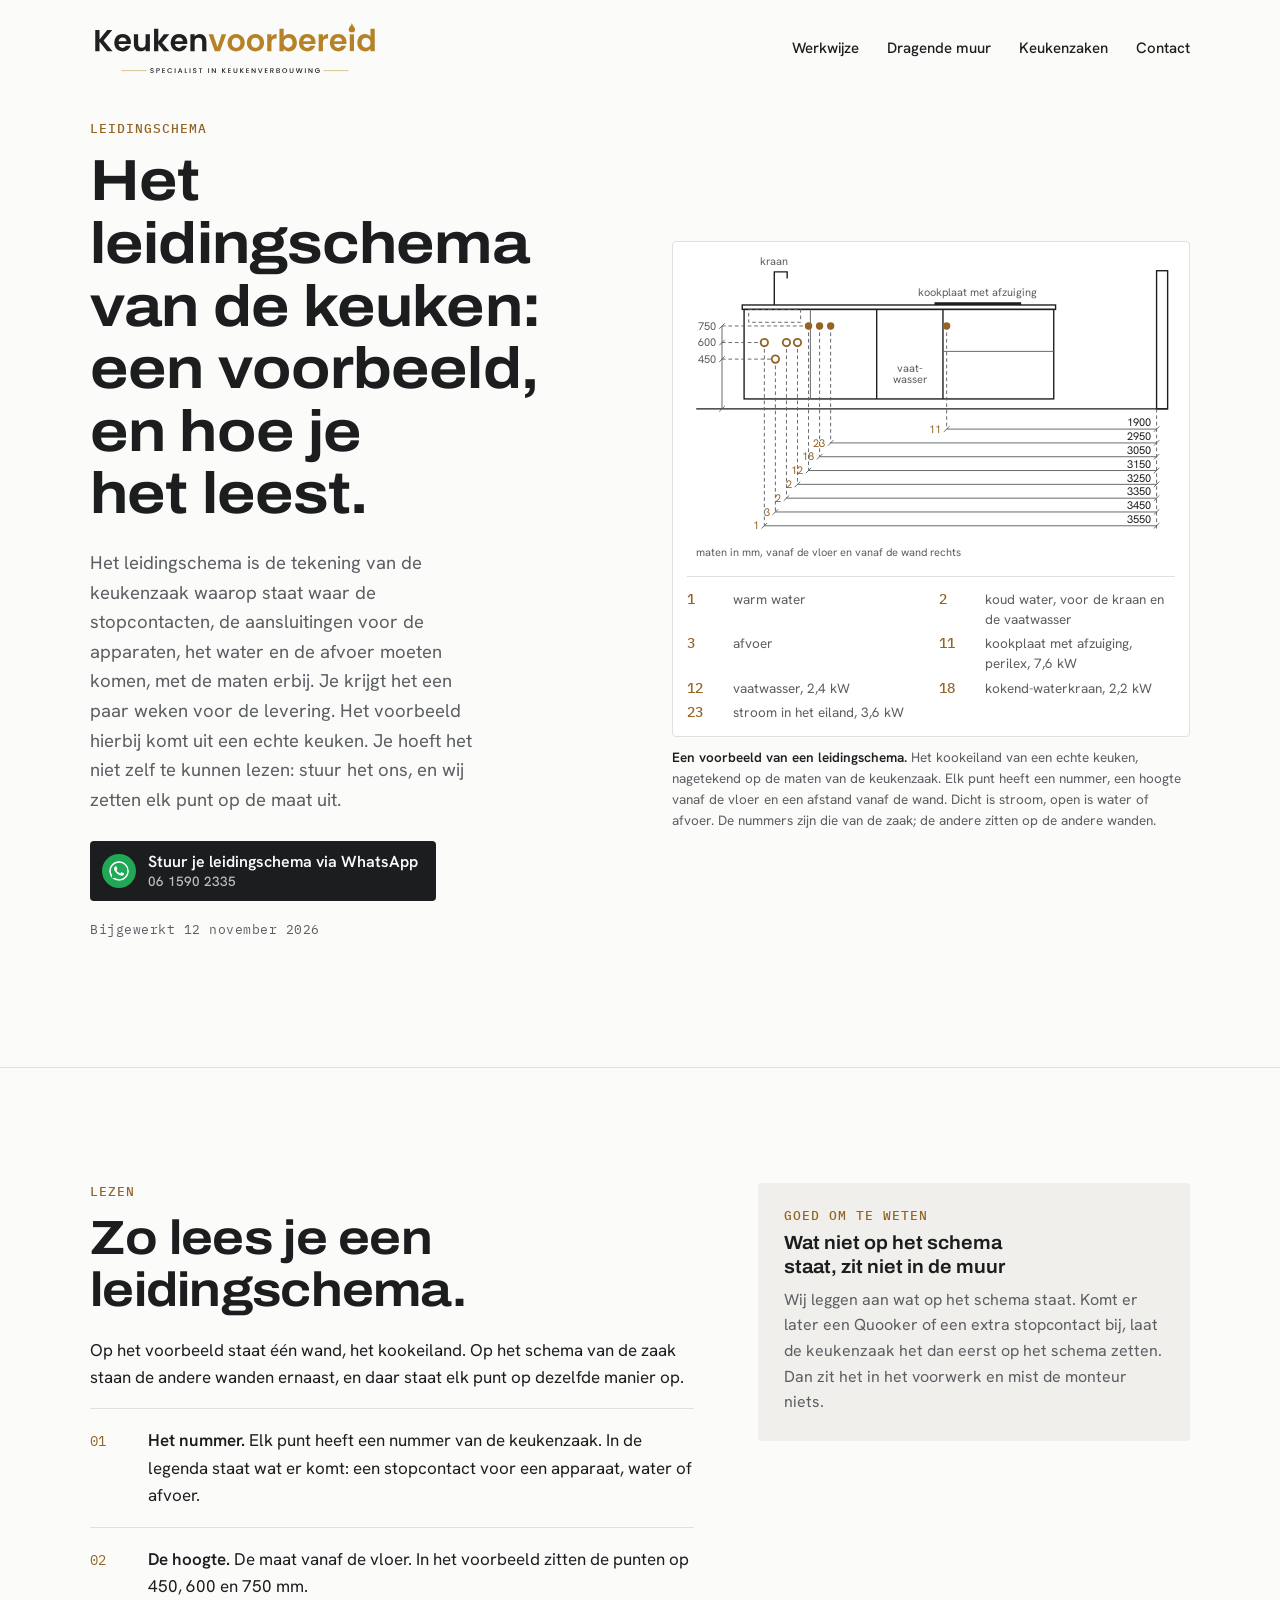
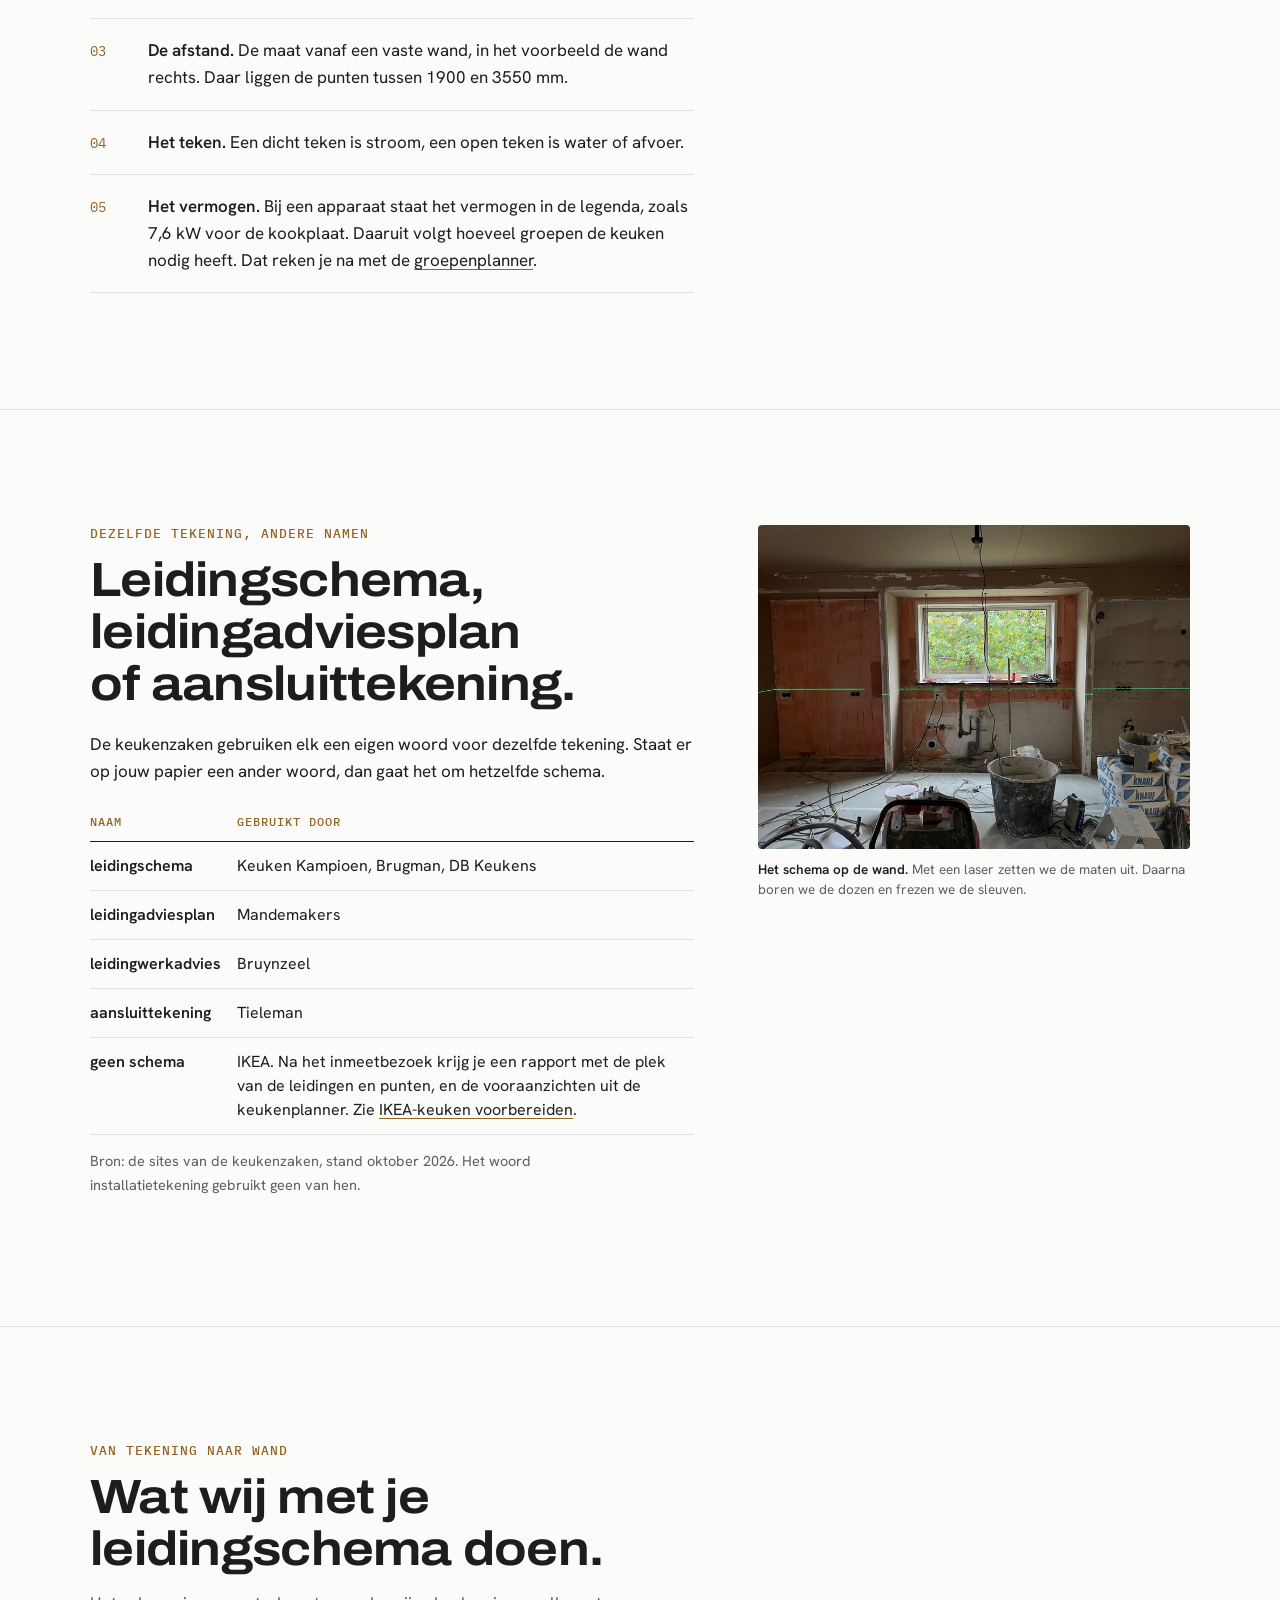
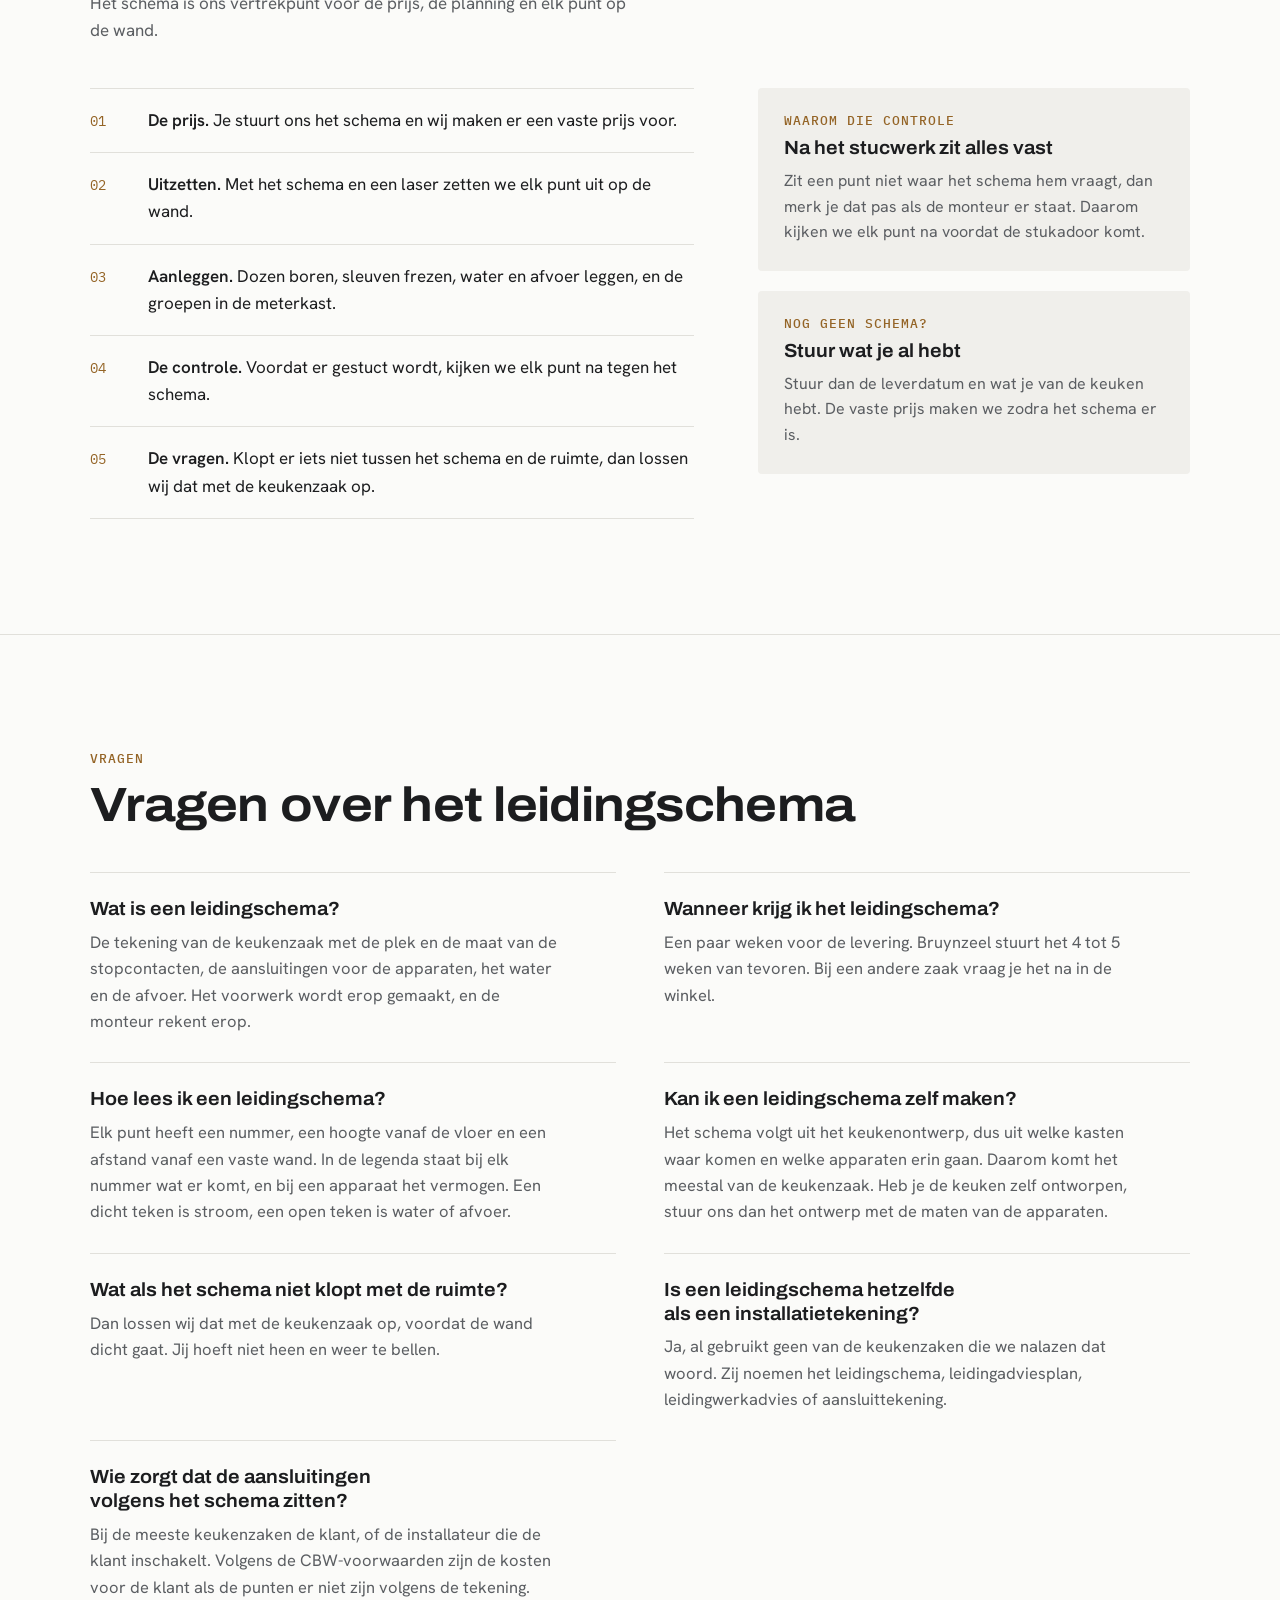
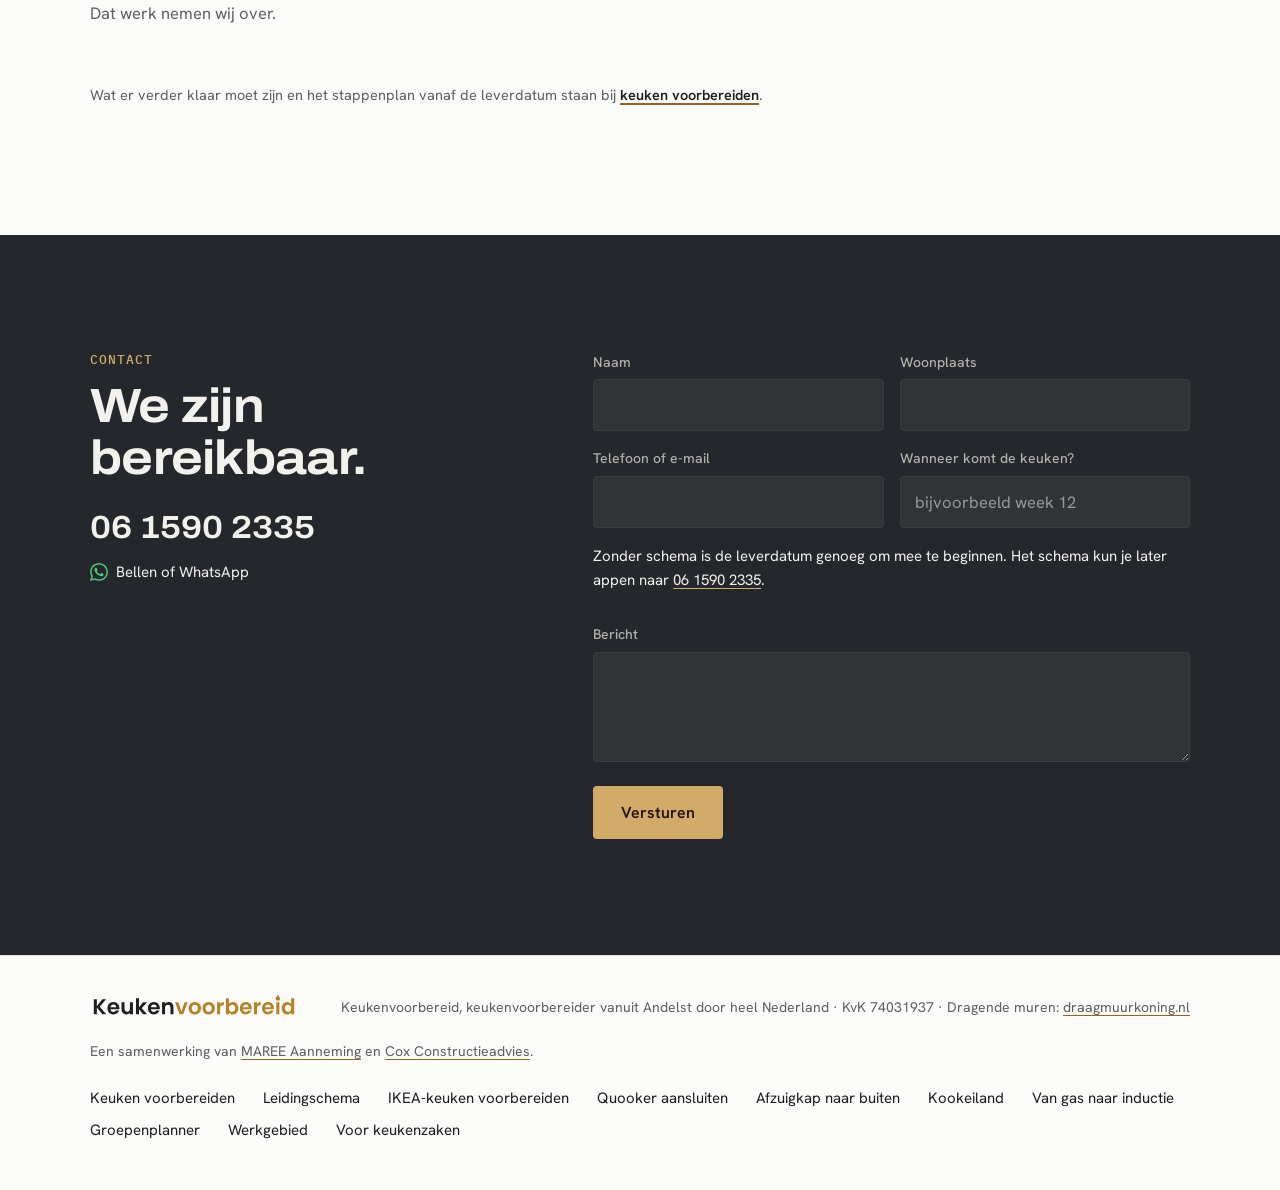
<file: leidingschema/index.html>
<!doctype html>
<html lang="nl">
<head>
<meta charset="utf-8">
<meta name="viewport" content="width=device-width, initial-scale=1">
<title>Leidingschema keuken: echt voorbeeld en uitleg per symbool</title>
<meta name="description" content="Bekijk een echt leidingschema van een keuken met uitleg per punt: hoogtes, symbolen, water, afvoer en elektra. En wie het voorwerk volgens schema uitvoert.">
<link rel="canonical" href="https://www.keukenvoorbereid.nl/leidingschema/">
<meta property="og:type" content="article">
<meta property="og:site_name" content="Keukenvoorbereid">
<meta property="og:title" content="Leidingschema keuken: echt voorbeeld en uitleg per symbool">
<meta property="og:description" content="Bekijk een echt leidingschema van een keuken met uitleg per punt: hoogtes, symbolen, water, afvoer en elektra. En wie het voorwerk volgens schema uitvoert.">
<meta property="og:locale" content="nl_NL">
<meta property="og:url" content="https://www.keukenvoorbereid.nl/leidingschema/">
<meta property="og:image" content="https://www.keukenvoorbereid.nl/images/og_keukenwand.jpg">
<meta property="og:image:width" content="1200">
<meta property="og:image:height" content="630">
<meta name="twitter:card" content="summary_large_image">
<link rel="icon" type="image/svg+xml" href="/favicon.svg">
<script type="application/ld+json">
{
  "@context": "https://schema.org",
  "@graph": [
    {
      "@type": "FAQPage",
      "@id": "https://www.keukenvoorbereid.nl/leidingschema/",
      "name": "Het leidingschema van de keuken",
      "inLanguage": "nl-NL",
      "dateModified": "2026-11-25",
      "isPartOf": {
        "@id": "https://www.keukenvoorbereid.nl/#website"
      },
      "about": {
        "@id": "https://www.keukenvoorbereid.nl/#keukenvoorbereiding"
      },
      "publisher": {
        "@id": "https://www.keukenvoorbereid.nl/#bedrijf"
      },
      "mainEntity": [
        {
          "@type": "Question",
          "name": "Wat is een leidingschema?",
          "acceptedAnswer": {
            "@type": "Answer",
            "text": "De tekening van de keukenzaak met de plek en de maat van de stopcontacten, de aansluitingen voor de apparaten, het water en de afvoer. Het voorwerk wordt erop gemaakt, en de monteur rekent erop."
          }
        },
        {
          "@type": "Question",
          "name": "Wanneer krijg ik het leidingschema?",
          "acceptedAnswer": {
            "@type": "Answer",
            "text": "Een paar weken voor de levering. Bruynzeel stuurt het 4 tot 5 weken van tevoren. Bij een andere zaak vraag je het na in de winkel."
          }
        },
        {
          "@type": "Question",
          "name": "Hoe lees ik een leidingschema?",
          "acceptedAnswer": {
            "@type": "Answer",
            "text": "Elk punt heeft een nummer, een hoogte vanaf de vloer en een afstand vanaf een vaste wand. In de legenda staat bij elk nummer wat er komt, en bij een apparaat het vermogen. Een dicht teken is stroom, een open teken is water of afvoer."
          }
        },
        {
          "@type": "Question",
          "name": "Kan ik een leidingschema zelf maken?",
          "acceptedAnswer": {
            "@type": "Answer",
            "text": "Het schema volgt uit het keukenontwerp, dus uit welke kasten waar komen en welke apparaten erin gaan. Daarom komt het meestal van de keukenzaak. Heb je de keuken zelf ontworpen, stuur ons dan het ontwerp met de maten van de apparaten."
          }
        },
        {
          "@type": "Question",
          "name": "Wat als het schema niet klopt met de ruimte?",
          "acceptedAnswer": {
            "@type": "Answer",
            "text": "Dan lossen wij dat met de keukenzaak op, voordat de wand dicht gaat. Jij hoeft niet heen en weer te bellen."
          }
        },
        {
          "@type": "Question",
          "name": "Is een leidingschema hetzelfde als een installatietekening?",
          "acceptedAnswer": {
            "@type": "Answer",
            "text": "Ja, al gebruikt geen van de keukenzaken die we nalazen dat woord. Zij noemen het leidingschema, leidingadviesplan, leidingwerkadvies of aansluittekening."
          }
        },
        {
          "@type": "Question",
          "name": "Wie zorgt dat de aansluitingen volgens het schema zitten?",
          "acceptedAnswer": {
            "@type": "Answer",
            "text": "Bij de meeste keukenzaken de klant, of de installateur die de klant inschakelt. Volgens de CBW-voorwaarden zijn de kosten voor de klant als de punten er niet zijn volgens de tekening. Dat werk nemen wij over."
          }
        }
      ]
    },
    {
      "@type": "BreadcrumbList",
      "itemListElement": [
        {
          "@type": "ListItem",
          "position": 1,
          "name": "Keukenvoorbereid",
          "item": "https://www.keukenvoorbereid.nl/"
        },
        {
          "@type": "ListItem",
          "position": 2,
          "name": "Leidingschema",
          "item": "https://www.keukenvoorbereid.nl/leidingschema/"
        }
      ]
    }
  ]
}
</script>
<link rel="preconnect" href="https://fonts.googleapis.com">
<link rel="preconnect" href="https://fonts.gstatic.com" crossorigin>
<link href="https://fonts.googleapis.com/css2?family=Archivo:wdth,wght@100..125,400..800&family=Hanken+Grotesk:wght@400;500;600&family=IBM+Plex+Mono:wght@500&display=swap" rel="stylesheet">
<link rel="stylesheet" href="/css/style.css">
</head>
<body>

<header class="kop">
  <div class="binnen">
    <a href="/"><img src="/images/logo/logo_kv_donker.svg" width="290" height="56" alt="Keukenvoorbereid, specialist in keukenverbouwing"></a>
    <nav class="menu" aria-label="Hoofdmenu">
      <a href="/#werkwijze">Werkwijze</a>
      <a href="/#dragende-muur">Dragende muur</a>
      <a href="/keukenzaken/">Keukenzaken</a>
      <a href="#contact">Contact</a>
    </nav>
    <div class="kop-contact">
      <a class="rond wa" href="https://wa.me/31615902335?text=Hallo%2C%20ik%20wil%20mijn%20keuken%20laten%20voorbereiden.%0A%0APlaats%3A%20%0ALeverdatum%20van%20de%20keuken%3A%20%0A%0AHet%20leidingschema%20stuur%20ik%20hierbij%20mee." aria-label="WhatsApp naar 06 1590 2335"><svg viewBox="0 0 24 24" fill="currentColor" aria-hidden="true"><path d="M17.472 14.382c-.297-.149-1.758-.867-2.03-.967-.273-.099-.471-.148-.67.15-.197.297-.767.966-.94 1.164-.173.199-.347.223-.644.075-.297-.15-1.255-.463-2.39-1.475-.883-.788-1.48-1.761-1.653-2.059-.173-.297-.018-.458.13-.606.134-.133.298-.347.446-.52.149-.174.198-.298.298-.497.099-.198.05-.371-.025-.52-.075-.149-.669-1.612-.916-2.207-.242-.579-.487-.5-.669-.51a12.8 12.8 0 0 0-.57-.01c-.198 0-.52.074-.792.372-.272.297-1.04 1.016-1.04 2.479 0 1.462 1.065 2.875 1.213 3.074.149.198 2.096 3.2 5.077 4.487.709.306 1.262.489 1.694.625.712.227 1.36.195 1.871.118.571-.085 1.758-.719 2.006-1.413.248-.694.248-1.289.173-1.413-.074-.124-.272-.198-.57-.347m-5.421 7.403h-.004a9.87 9.87 0 0 1-5.031-1.378l-.361-.214-3.741.982.998-3.648-.235-.374a9.86 9.86 0 0 1-1.51-5.26c.001-5.45 4.436-9.884 9.888-9.884 2.64 0 5.122 1.03 6.988 2.898a9.825 9.825 0 0 1 2.893 6.994c-.003 5.45-4.437 9.884-9.885 9.884m8.413-18.297A11.815 11.815 0 0 0 12.05 0C5.495 0 .16 5.335.157 11.892c0 2.096.547 4.142 1.588 5.945L.057 24l6.305-1.654a11.882 11.882 0 0 0 5.683 1.448h.005c6.554 0 11.89-5.335 11.893-11.893a11.821 11.821 0 0 0-3.48-8.413Z"/></svg></a>
      <a class="rond bel" href="tel:+31615902335" aria-label="Bel 06 1590 2335"><svg viewBox="0 0 24 24" fill="none" stroke="currentColor" stroke-width="1.8" stroke-linecap="round" stroke-linejoin="round" aria-hidden="true"><path d="M22 16.92v3a2 2 0 0 1-2.18 2 19.79 19.79 0 0 1-8.63-3.07 19.5 19.5 0 0 1-6-6 19.79 19.79 0 0 1-3.07-8.67A2 2 0 0 1 4.11 2h3a2 2 0 0 1 2 1.72c.13.96.36 1.9.7 2.81a2 2 0 0 1-.45 2.11L8.09 9.91a16 16 0 0 0 6 6l1.27-1.27a2 2 0 0 1 2.11-.45c.91.34 1.85.57 2.81.7A2 2 0 0 1 22 16.92z"/></svg></a>
    </div>
  </div>
</header>

<main>

  <section class="opening">
    <div class="binnen">
      <div>
        <p class="maat"><span>leidingschema</span></p>
        <h1>Het leidingschema van de keuken: een voorbeeld, en hoe je het leest.</h1>
        <p class="intro">Het leidingschema is de tekening van de keukenzaak waarop staat waar de stopcontacten, de aansluitingen voor de apparaten, het water en de afvoer moeten komen, met de maten erbij. Je krijgt het een paar weken voor de levering. Het voorbeeld hierbij komt uit een echte keuken. Je hoeft het niet zelf te kunnen lezen: stuur het ons, en wij zetten elk punt op de maat uit.</p>
        <a class="knop wa" href="https://wa.me/31615902335?text=Hallo%2C%20ik%20wil%20mijn%20keuken%20laten%20voorbereiden.%0A%0APlaats%3A%20%0ALeverdatum%20van%20de%20keuken%3A%20%0A%0AHet%20leidingschema%20stuur%20ik%20hierbij%20mee."><svg class="ico" viewBox="0 0 24 24" fill="currentColor" aria-hidden="true"><path d="M17.472 14.382c-.297-.149-1.758-.867-2.03-.967-.273-.099-.471-.148-.67.15-.197.297-.767.966-.94 1.164-.173.199-.347.223-.644.075-.297-.15-1.255-.463-2.39-1.475-.883-.788-1.48-1.761-1.653-2.059-.173-.297-.018-.458.13-.606.134-.133.298-.347.446-.52.149-.174.198-.298.298-.497.099-.198.05-.371-.025-.52-.075-.149-.669-1.612-.916-2.207-.242-.579-.487-.5-.669-.51a12.8 12.8 0 0 0-.57-.01c-.198 0-.52.074-.792.372-.272.297-1.04 1.016-1.04 2.479 0 1.462 1.065 2.875 1.213 3.074.149.198 2.096 3.2 5.077 4.487.709.306 1.262.489 1.694.625.712.227 1.36.195 1.871.118.571-.085 1.758-.719 2.006-1.413.248-.694.248-1.289.173-1.413-.074-.124-.272-.198-.57-.347m-5.421 7.403h-.004a9.87 9.87 0 0 1-5.031-1.378l-.361-.214-3.741.982.998-3.648-.235-.374a9.86 9.86 0 0 1-1.51-5.26c.001-5.45 4.436-9.884 9.888-9.884 2.64 0 5.122 1.03 6.988 2.898a9.825 9.825 0 0 1 2.893 6.994c-.003 5.45-4.437 9.884-9.885 9.884m8.413-18.297A11.815 11.815 0 0 0 12.05 0C5.495 0 .16 5.335.157 11.892c0 2.096.547 4.142 1.588 5.945L.057 24l6.305-1.654a11.882 11.882 0 0 0 5.683 1.448h.005c6.554 0 11.89-5.335 11.893-11.893a11.821 11.821 0 0 0-3.48-8.413Z"/></svg><span>Stuur je leidingschema via WhatsApp<small>06 1590 2335</small></span></a>
        <p class="bijgewerkt">Bijgewerkt 12 november 2026</p>
      </div>
      <figure>
        <div class="tekening">
          <svg viewBox="10 34 530 334" role="img" aria-labelledby="schema-titel schema-tekst">
            <title id="schema-titel">Leidingschema van een kookeiland, vooraanzicht</title>
            <desc id="schema-tekst">Een kookeiland met links de spoelbak, in het midden de vaatwasser en rechts de kookplaat met afzuiging. De punten zitten op 450, 600 en 750 mm boven de vloer. Onder de tekening staat per punt de afstand vanaf de wand rechts, van 1900 tot 3550 mm.</desc>
            <line class="lijn" x1="20" y1="200" x2="532" y2="200"/>
            <rect class="lijn" x="520" y="50" width="12" height="150"/>
            <line class="stip" x1="520" y1="200" x2="520" y2="331"/>
            <rect class="lijn" x="70.0" y="87.2" width="340.3" height="4.8"/>
            <rect class="lijn" x="72.0" y="92.0" width="336.3" height="97.2"/>
            <line class="dun" x1="76.0" y1="189.2" x2="404.3" y2="189.2"/>
            <line class="lijn" x1="216.0" y1="92.0" x2="216.0" y2="189.2"/>
            <line class="lijn" x1="288.0" y1="92.0" x2="288.0" y2="189.2"/>
            <line class="dun" x1="144.0" y1="92.0" x2="144.0" y2="189.2"/>
            <line class="dun" x1="288.0" y1="137.6" x2="408.3" y2="137.6"/>
            <rect class="stip" x="77.0" y="92.0" width="56.4" height="14"/>
            <path class="lijn" d="M104.8 87.2 V51.2 H118.8 V58.4"/>
            <text x="104.8" y="44.0" text-anchor="middle">kraan</text>
            <line class="lijn" x1="278.8" y1="85.7" x2="372.9" y2="85.7" style="stroke-width:3"/>
            <text x="325.9" y="77.6" text-anchor="middle">kookplaat met afzuiging</text>
            <text x="252.0" y="160.4" text-anchor="middle">vaat-</text>
            <text x="252.0" y="172.4" text-anchor="middle">wasser</text>
            <line class="dun" x1="48" y1="200" x2="48" y2="110.0"/>
            <path class="dun" d="M45 149.0 L51 143.0"/>
            <line class="stip" x1="48" y1="146.0" x2="106.0" y2="146.0"/>
            <text x="42" y="150.0" text-anchor="end">450</text>
            <path class="dun" d="M45 131.0 L51 125.0"/>
            <line class="stip" x1="48" y1="128.0" x2="94.0" y2="128.0"/>
            <text x="42" y="132.0" text-anchor="end">600</text>
            <path class="dun" d="M45 113.0 L51 107.0"/>
            <line class="stip" x1="48" y1="110.0" x2="142.0" y2="110.0"/>
            <text x="42" y="114.0" text-anchor="end">750</text>
            <path class="dun" d="M45 203 L51 197"/>
            <line class="stip" x1="292.0" y1="110.0" x2="292.0" y2="222"/>
            <line class="dun" x1="292.0" y1="222" x2="520" y2="222"/>
            <path class="dun" d="M289.0 225 L295.0 219"/>
            <path class="dun" d="M517 225 L523 219"/>
            <text class="goud" x="286.0" y="226" text-anchor="end">11</text>
            <text class="sterk" x="514" y="219" text-anchor="end">1900</text>
            <line class="stip" x1="166.0" y1="110.0" x2="166.0" y2="237"/>
            <line class="dun" x1="166.0" y1="237" x2="520" y2="237"/>
            <path class="dun" d="M163.0 240 L169.0 234"/>
            <path class="dun" d="M517 240 L523 234"/>
            <text class="goud" x="160.0" y="241" text-anchor="end">23</text>
            <text class="sterk" x="514" y="234" text-anchor="end">2950</text>
            <line class="stip" x1="154.0" y1="110.0" x2="154.0" y2="252"/>
            <line class="dun" x1="154.0" y1="252" x2="520" y2="252"/>
            <path class="dun" d="M151.0 255 L157.0 249"/>
            <path class="dun" d="M517 255 L523 249"/>
            <text class="goud" x="148.0" y="256" text-anchor="end">18</text>
            <text class="sterk" x="514" y="249" text-anchor="end">3050</text>
            <line class="stip" x1="142.0" y1="110.0" x2="142.0" y2="267"/>
            <line class="dun" x1="142.0" y1="267" x2="520" y2="267"/>
            <path class="dun" d="M139.0 270 L145.0 264"/>
            <path class="dun" d="M517 270 L523 264"/>
            <text class="goud" x="136.0" y="271" text-anchor="end">12</text>
            <text class="sterk" x="514" y="264" text-anchor="end">3150</text>
            <line class="stip" x1="130.0" y1="128.0" x2="130.0" y2="282"/>
            <line class="dun" x1="130.0" y1="282" x2="520" y2="282"/>
            <path class="dun" d="M127.0 285 L133.0 279"/>
            <path class="dun" d="M517 285 L523 279"/>
            <text class="goud" x="124.0" y="286" text-anchor="end">2</text>
            <text class="sterk" x="514" y="279" text-anchor="end">3250</text>
            <line class="stip" x1="118.0" y1="128.0" x2="118.0" y2="297"/>
            <line class="dun" x1="118.0" y1="297" x2="520" y2="297"/>
            <path class="dun" d="M115.0 300 L121.0 294"/>
            <path class="dun" d="M517 300 L523 294"/>
            <text class="goud" x="112.0" y="301" text-anchor="end">2</text>
            <text class="sterk" x="514" y="294" text-anchor="end">3350</text>
            <line class="stip" x1="106.0" y1="146.0" x2="106.0" y2="312"/>
            <line class="dun" x1="106.0" y1="312" x2="520" y2="312"/>
            <path class="dun" d="M103.0 315 L109.0 309"/>
            <path class="dun" d="M517 315 L523 309"/>
            <text class="goud" x="100.0" y="316" text-anchor="end">3</text>
            <text class="sterk" x="514" y="309" text-anchor="end">3450</text>
            <line class="stip" x1="94.0" y1="128.0" x2="94.0" y2="327"/>
            <line class="dun" x1="94.0" y1="327" x2="520" y2="327"/>
            <path class="dun" d="M91.0 330 L97.0 324"/>
            <path class="dun" d="M517 330 L523 324"/>
            <text class="goud" x="88.0" y="331" text-anchor="end">1</text>
            <text class="sterk" x="514" y="324" text-anchor="end">3550</text>
            <circle class="punt" cx="292.0" cy="110.0" r="4"/>
            <circle class="punt" cx="166.0" cy="110.0" r="4"/>
            <circle class="punt" cx="154.0" cy="110.0" r="4"/>
            <circle class="punt" cx="142.0" cy="110.0" r="4"/>
            <circle class="punt-lijn" cx="130.0" cy="128.0" r="4"/>
            <circle class="punt-lijn" cx="118.0" cy="128.0" r="4"/>
            <circle class="punt-lijn" cx="106.0" cy="146.0" r="4"/>
            <circle class="punt-lijn" cx="94.0" cy="128.0" r="4"/>
            <text x="20" y="360">maten in mm, vanaf de vloer en vanaf de wand rechts</text>
          </svg>
          <ul class="legenda">
            <li><b>1</b> warm water</li>
            <li><b>2</b> koud water, voor de kraan en de vaatwasser</li>
            <li><b>3</b> afvoer</li>
            <li><b>11</b> kookplaat met afzuiging, perilex, 7,6&nbsp;kW</li>
            <li><b>12</b> vaatwasser, 2,4&nbsp;kW</li>
            <li><b>18</b> kokend-waterkraan, 2,2&nbsp;kW</li>
            <li><b>23</b> stroom in het eiland, 3,6&nbsp;kW</li>
          </ul>
        </div>
        <figcaption class="onderschrift"><b>Een voorbeeld van een leidingschema.</b> Het kookeiland van een echte keuken, nagetekend op de maten van de keukenzaak. Elk punt heeft een nummer, een hoogte vanaf de vloer en een afstand vanaf de wand. Dicht is stroom, open is water of afvoer. De nummers zijn die van de zaak; de andere zitten op de andere wanden.</figcaption>
      </figure>
    </div>
  </section>

  <section class="artikel" id="lezen">
    <div class="binnen raster">
      <div>
        <p class="maat"><span>lezen</span></p>
        <h2>Zo lees je een leidingschema.</h2>
        <p>Op het voorbeeld staat één wand, het kookeiland. Op het schema van de zaak staan de andere wanden ernaast, en daar staat elk punt op dezelfde manier op.</p>
        <ol class="stappen">
          <li><span><b>Het nummer.</b> Elk punt heeft een nummer van de keukenzaak. In de legenda staat wat er komt: een stopcontact voor een apparaat, water of afvoer.</span></li>
          <li><span><b>De hoogte.</b> De maat vanaf de vloer. In het voorbeeld zitten de punten op 450, 600 en 750 mm.</span></li>
          <li><span><b>De afstand.</b> De maat vanaf een vaste wand, in het voorbeeld de wand rechts. Daar liggen de punten tussen 1900 en 3550 mm.</span></li>
          <li><span><b>Het teken.</b> Een dicht teken is stroom, een open teken is water of afvoer.</span></li>
          <li><span><b>Het vermogen.</b> Bij een apparaat staat het vermogen in de legenda, zoals 7,6 kW voor de kookplaat. Daaruit volgt hoeveel groepen de keuken nodig heeft. Dat reken je na met de <a href="/groepen-keuken/">groepenplanner</a>.</span></li>
        </ol>
      </div>
      <div class="notitie">
        <span class="label">goed om te weten</span>
        <h3>Wat niet op het schema staat, zit niet in de muur</h3>
        <p>Wij leggen aan wat op het schema staat. Komt er later een Quooker of een extra stopcontact bij, laat de keukenzaak het dan eerst op het schema zetten. Dan zit het in het voorwerk en mist de monteur niets.</p>
      </div>
    </div>
  </section>

  <section class="artikel" id="namen">
    <div class="binnen raster">
      <div>
        <p class="maat"><span>dezelfde tekening, andere namen</span></p>
        <h2>Leidingschema, leidingadviesplan of aansluittekening.</h2>
        <p>De keukenzaken gebruiken elk een eigen woord voor dezelfde tekening. Staat er op jouw papier een ander woord, dan gaat het om hetzelfde schema.</p>
        <div class="tabel">
          <table>
            <thead>
              <tr><th scope="col">Naam</th><th scope="col">Gebruikt door</th></tr>
            </thead>
            <tbody>
              <tr><th scope="row">leidingschema</th><td>Keuken Kampioen, Brugman, DB Keukens</td></tr>
              <tr><th scope="row">leidingadviesplan</th><td>Mandemakers</td></tr>
              <tr><th scope="row">leidingwerkadvies</th><td>Bruynzeel</td></tr>
              <tr><th scope="row">aansluittekening</th><td>Tieleman</td></tr>
              <tr><th scope="row">geen schema</th><td>IKEA. Na het inmeetbezoek krijg je een rapport met de plek van de leidingen en punten, en de vooraanzichten uit de keukenplanner. Zie <a href="/ikea-keuken-voorbereiden/">IKEA-keuken voorbereiden</a>.</td></tr>
            </tbody>
          </table>
        </div>
        <p class="bron">Bron: de sites van de keukenzaken, stand oktober 2026. Het woord installatietekening gebruikt geen van hen.</p>
      </div>
      <figure>
        <img src="/images/foto/2_wand_punten_uitgezet.jpg" srcset="/images/foto/klein/2_wand_punten_uitgezet.jpg 800w, /images/foto/2_wand_punten_uitgezet.jpg 1600w" sizes="(max-width: 860px) 100vw, 560px" alt="Een keukenwand met een laserlijn, dozen voor stopcontacten, water en afvoer op hoogte en een omkasting met nissen rond het raam." width="1600" height="1200" loading="lazy">
        <figcaption class="onderschrift"><b>Het schema op de wand.</b> Met een laser zetten we de maten uit. Daarna boren we de dozen en frezen we de sleuven.</figcaption>
      </figure>
    </div>
  </section>

  <section class="werk" id="wat-wij-doen">
    <div class="binnen">
      <div class="kopregel">
        <p class="maat"><span>van tekening naar wand</span></p>
        <h2>Wat wij met je leidingschema doen.</h2>
        <p>Het schema is ons vertrekpunt voor de prijs, de planning en elk punt op de wand.</p>
      </div>
      <div class="raster">
        <ol class="stappen">
          <li><span><b>De prijs.</b> Je stuurt ons het schema en wij maken er een vaste prijs voor.</span></li>
          <li><span><b>Uitzetten.</b> Met het schema en een laser zetten we elk punt uit op de wand.</span></li>
          <li><span><b>Aanleggen.</b> Dozen boren, sleuven frezen, water en afvoer leggen, en de groepen in de meterkast.</span></li>
          <li><span><b>De controle.</b> Voordat er gestuct wordt, kijken we elk punt na tegen het schema.</span></li>
          <li><span><b>De vragen.</b> Klopt er iets niet tussen het schema en de ruimte, dan lossen wij dat met de keukenzaak op.</span></li>
        </ol>
        <div class="notities">
          <div class="notitie">
            <span class="label">waarom die controle</span>
            <h3>Na het stucwerk zit alles vast</h3>
            <p>Zit een punt niet waar het schema hem vraagt, dan merk je dat pas als de monteur er staat. Daarom kijken we elk punt na voordat de stukadoor komt.</p>
          </div>
          <div class="notitie">
            <span class="label">nog geen schema?</span>
            <h3>Stuur wat je al hebt</h3>
            <p>Stuur dan de leverdatum en wat je van de keuken hebt. De vaste prijs maken we zodra het schema er is.</p>
          </div>
        </div>
      </div>
    </div>
  </section>

  <section class="vragen" id="vragen">
    <div class="binnen">
      <p class="maat"><span>vragen</span></p>
      <h2>Vragen over het leidingschema</h2>
      <div class="lijst">
        <div>
          <h3>Wat is een leidingschema?</h3>
          <p>De tekening van de keukenzaak met de plek en de maat van de stopcontacten, de aansluitingen voor de apparaten, het water en de afvoer. Het voorwerk wordt erop gemaakt, en de monteur rekent erop.</p>
        </div>
        <div>
          <h3>Wanneer krijg ik het leidingschema?</h3>
          <p>Een paar weken voor de levering. Bruynzeel stuurt het 4 tot 5 weken van tevoren. Bij een andere zaak vraag je het na in de winkel.</p>
        </div>
        <div>
          <h3>Hoe lees ik een leidingschema?</h3>
          <p>Elk punt heeft een nummer, een hoogte vanaf de vloer en een afstand vanaf een vaste wand. In de legenda staat bij elk nummer wat er komt, en bij een apparaat het vermogen. Een dicht teken is stroom, een open teken is water of afvoer.</p>
        </div>
        <div>
          <h3>Kan ik een leidingschema zelf maken?</h3>
          <p>Het schema volgt uit het keukenontwerp, dus uit welke kasten waar komen en welke apparaten erin gaan. Daarom komt het meestal van de keukenzaak. Heb je de keuken zelf ontworpen, stuur ons dan het ontwerp met de maten van de apparaten.</p>
        </div>
        <div>
          <h3>Wat als het schema niet klopt met de ruimte?</h3>
          <p>Dan lossen wij dat met de keukenzaak op, voordat de wand dicht gaat. Jij hoeft niet heen en weer te bellen.</p>
        </div>
        <div>
          <h3>Is een leidingschema hetzelfde als een installatietekening?</h3>
          <p>Ja, al gebruikt geen van de keukenzaken die we nalazen dat woord. Zij noemen het leidingschema, leidingadviesplan, leidingwerkadvies of aansluittekening.</p>
        </div>
        <div>
          <h3>Wie zorgt dat de aansluitingen volgens het schema zitten?</h3>
          <p>Bij de meeste keukenzaken de klant, of de installateur die de klant inschakelt. Volgens de CBW-voorwaarden zijn de kosten voor de klant als de punten er niet zijn volgens de tekening. Dat werk nemen wij over.</p>
        </div>
      </div>
      <p class="bron">Wat er verder klaar moet zijn en het stappenplan vanaf de leverdatum staan bij <a class="verder-link" href="/keuken-voorbereiden/">keuken voorbereiden</a>.</p>
    </div>
  </section>

  <section class="contact" id="contact">
    <div class="binnen">
      <div class="vlak">
        <div>
          <p class="maat"><span>contact</span></p>
          <h2>We zijn bereikbaar.</h2>
          <p class="nummer"><a href="tel:+31615902335">06 1590 2335</a></p>
          <p class="klein"><a class="wa-link" href="https://wa.me/31615902335?text=Hallo%2C%20ik%20wil%20mijn%20keuken%20laten%20voorbereiden.%0A%0APlaats%3A%20%0ALeverdatum%20van%20de%20keuken%3A%20%0A%0AHet%20leidingschema%20stuur%20ik%20hierbij%20mee."><svg class="ico" viewBox="0 0 24 24" fill="currentColor" aria-hidden="true"><path d="M17.472 14.382c-.297-.149-1.758-.867-2.03-.967-.273-.099-.471-.148-.67.15-.197.297-.767.966-.94 1.164-.173.199-.347.223-.644.075-.297-.15-1.255-.463-2.39-1.475-.883-.788-1.48-1.761-1.653-2.059-.173-.297-.018-.458.13-.606.134-.133.298-.347.446-.52.149-.174.198-.298.298-.497.099-.198.05-.371-.025-.52-.075-.149-.669-1.612-.916-2.207-.242-.579-.487-.5-.669-.51a12.8 12.8 0 0 0-.57-.01c-.198 0-.52.074-.792.372-.272.297-1.04 1.016-1.04 2.479 0 1.462 1.065 2.875 1.213 3.074.149.198 2.096 3.2 5.077 4.487.709.306 1.262.489 1.694.625.712.227 1.36.195 1.871.118.571-.085 1.758-.719 2.006-1.413.248-.694.248-1.289.173-1.413-.074-.124-.272-.198-.57-.347m-5.421 7.403h-.004a9.87 9.87 0 0 1-5.031-1.378l-.361-.214-3.741.982.998-3.648-.235-.374a9.86 9.86 0 0 1-1.51-5.26c.001-5.45 4.436-9.884 9.888-9.884 2.64 0 5.122 1.03 6.988 2.898a9.825 9.825 0 0 1 2.893 6.994c-.003 5.45-4.437 9.884-9.885 9.884m8.413-18.297A11.815 11.815 0 0 0 12.05 0C5.495 0 .16 5.335.157 11.892c0 2.096.547 4.142 1.588 5.945L.057 24l6.305-1.654a11.882 11.882 0 0 0 5.683 1.448h.005c6.554 0 11.89-5.335 11.893-11.893a11.821 11.821 0 0 0-3.48-8.413Z"/></svg>Bellen of WhatsApp</a></p>
        </div>
        <form action="https://api.web3forms.com/submit" method="POST">
          <input type="hidden" name="access_key" value="f3d34821-c289-4e35-9834-771f04f0c74a">
          <input type="hidden" name="redirect" value="https://www.keukenvoorbereid.nl/bedankt/">
          <input type="hidden" name="subject" value="Aanvraag via keukenvoorbereid.nl (leidingschema)">
          <input type="checkbox" name="botcheck" tabindex="-1" autocomplete="off" style="display:none" aria-hidden="true">
          <div><label for="naam">Naam</label><input id="naam" name="naam" required autocomplete="name"></div>
          <div><label for="plaats">Woonplaats</label><input id="plaats" name="plaats" autocomplete="address-level2"></div>
          <div><label for="bereik">Telefoon of e-mail</label><input id="bereik" name="bereik" required></div>
          <div><label for="levering">Wanneer komt de keuken?</label><input id="levering" name="levering" placeholder="bijvoorbeeld week 12"></div>
          <p class="heel klein">Zonder schema is de leverdatum genoeg om mee te beginnen. Het schema kun je later appen naar <a href="https://wa.me/31615902335?text=Hallo%2C%20ik%20heb%20net%20het%20formulier%20op%20keukenvoorbereid.nl%20ingevuld.%20Hierbij%20het%20leidingschema%20van%20de%20keukenzaak.">06 1590 2335</a>.</p>
          <div class="heel"><label for="bericht">Bericht</label><textarea id="bericht" name="bericht"></textarea></div>
          <button type="submit">Versturen</button>
        </form>
      </div>
    </div>
  </section>

</main>

<footer>
  <div class="binnen">
    <img src="/images/logo/logo_kv_wordmerk_donker.svg" width="207" height="32" alt="Keukenvoorbereid">
    <p>Keukenvoorbereid, keukenvoorbereider vanuit Andelst door heel Nederland · KvK 74031937 · Dragende muren: <a href="https://www.draagmuurkoning.nl/">draagmuurkoning.nl</a></p>
    <p>Een samenwerking van <a href="https://www.aannemingmaree.nl/">MAREE Aanneming</a> en <a href="https://www.coxadvies.nl/">Cox Constructieadvies</a>.</p>
    <nav class="voetmenu" aria-label="Meer lezen">
      <a href="/keuken-voorbereiden/">Keuken voorbereiden</a>
      <a href="/leidingschema/">Leidingschema</a>
      <a href="/ikea-keuken-voorbereiden/">IKEA-keuken voorbereiden</a>
      <a href="/quooker-aansluiten/">Quooker aansluiten</a>
      <a href="/afzuigkap-naar-buiten/">Afzuigkap naar buiten</a>
      <a href="/kookeiland/">Kookeiland</a>
      <a href="/van-gas-naar-inductie/">Van gas naar inductie</a>
      <a href="/groepen-keuken/">Groepenplanner</a>
      <a href="/werkgebied/">Werkgebied</a>
      <a href="/keukenzaken/">Voor keukenzaken</a>
    </nav>
  </div>
</footer>

<script data-goatcounter="https://keukenvoorbereid.goatcounter.com/count" async src="https://gc.zgo.at/count.js"></script>
  <script src="/js/klik.js" defer></script>
  <script src="/js/appknop.js" defer></script>
</body>
</html>
</file>
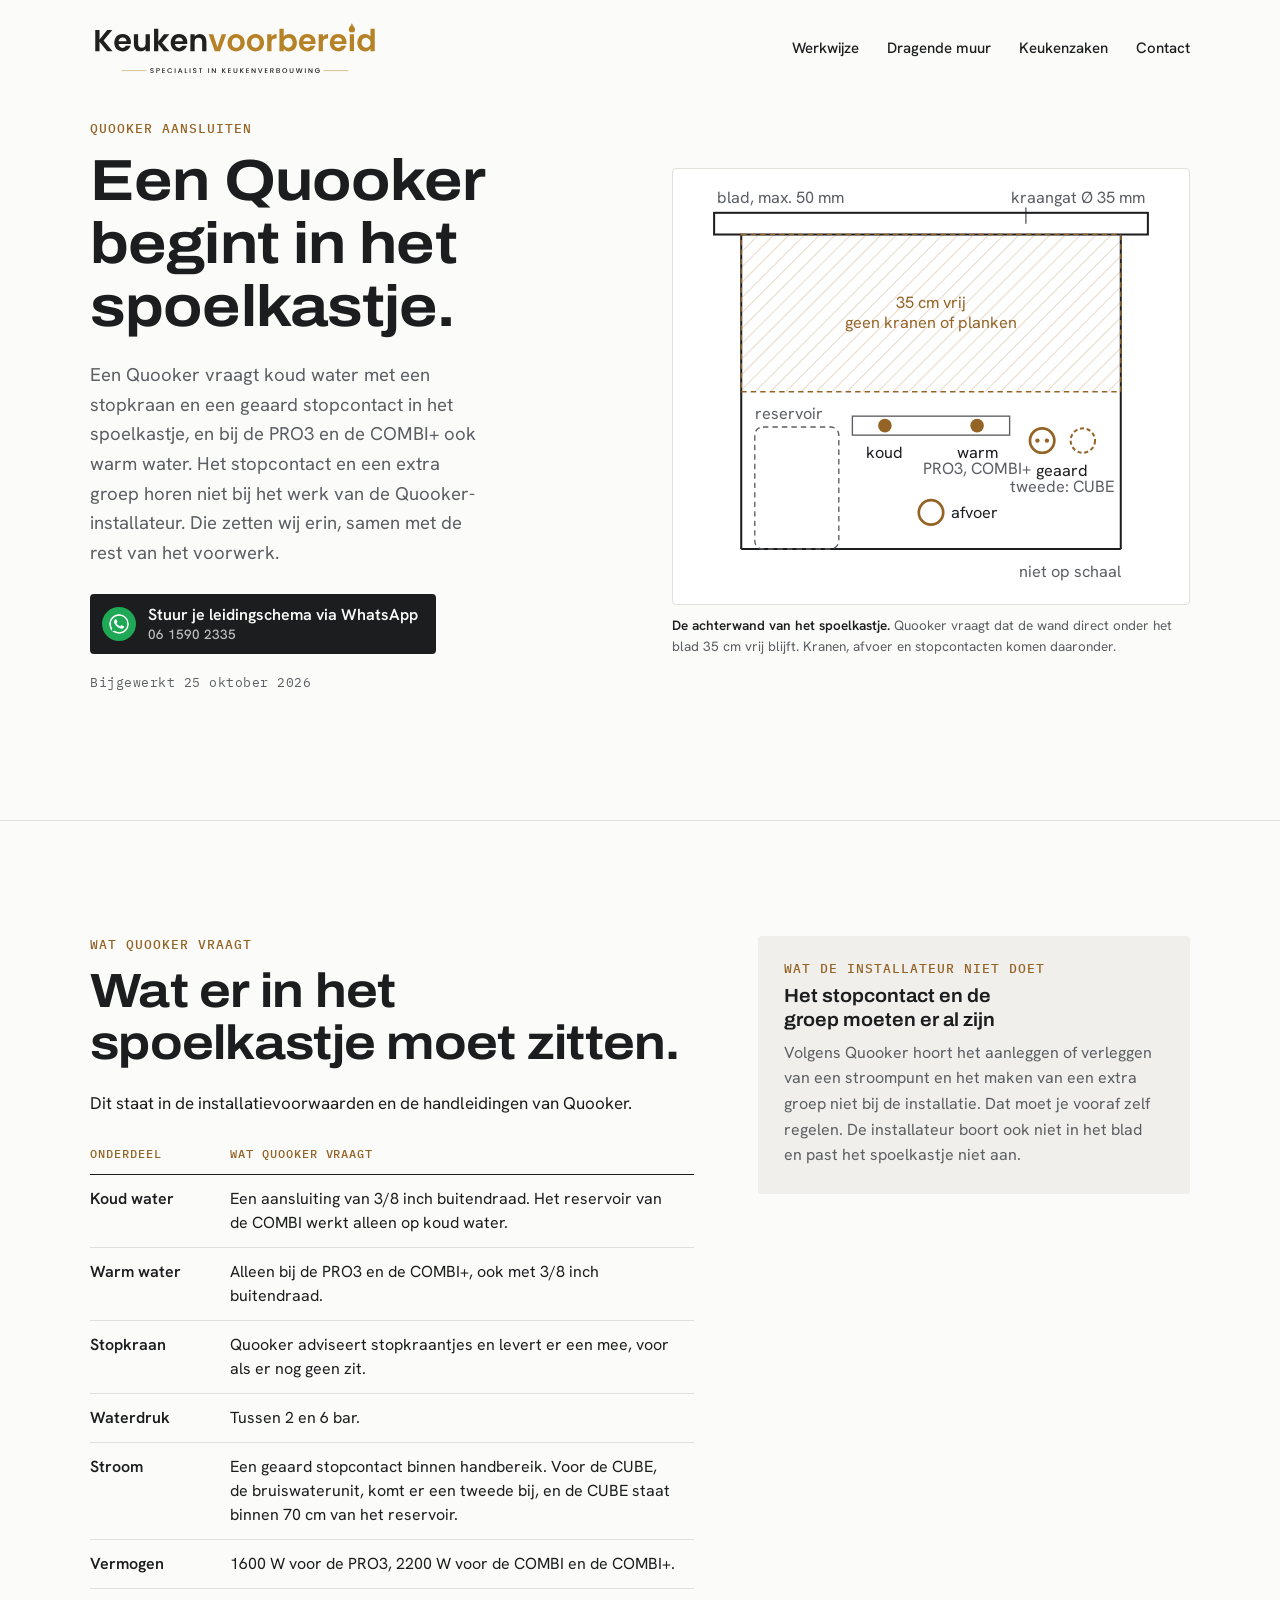
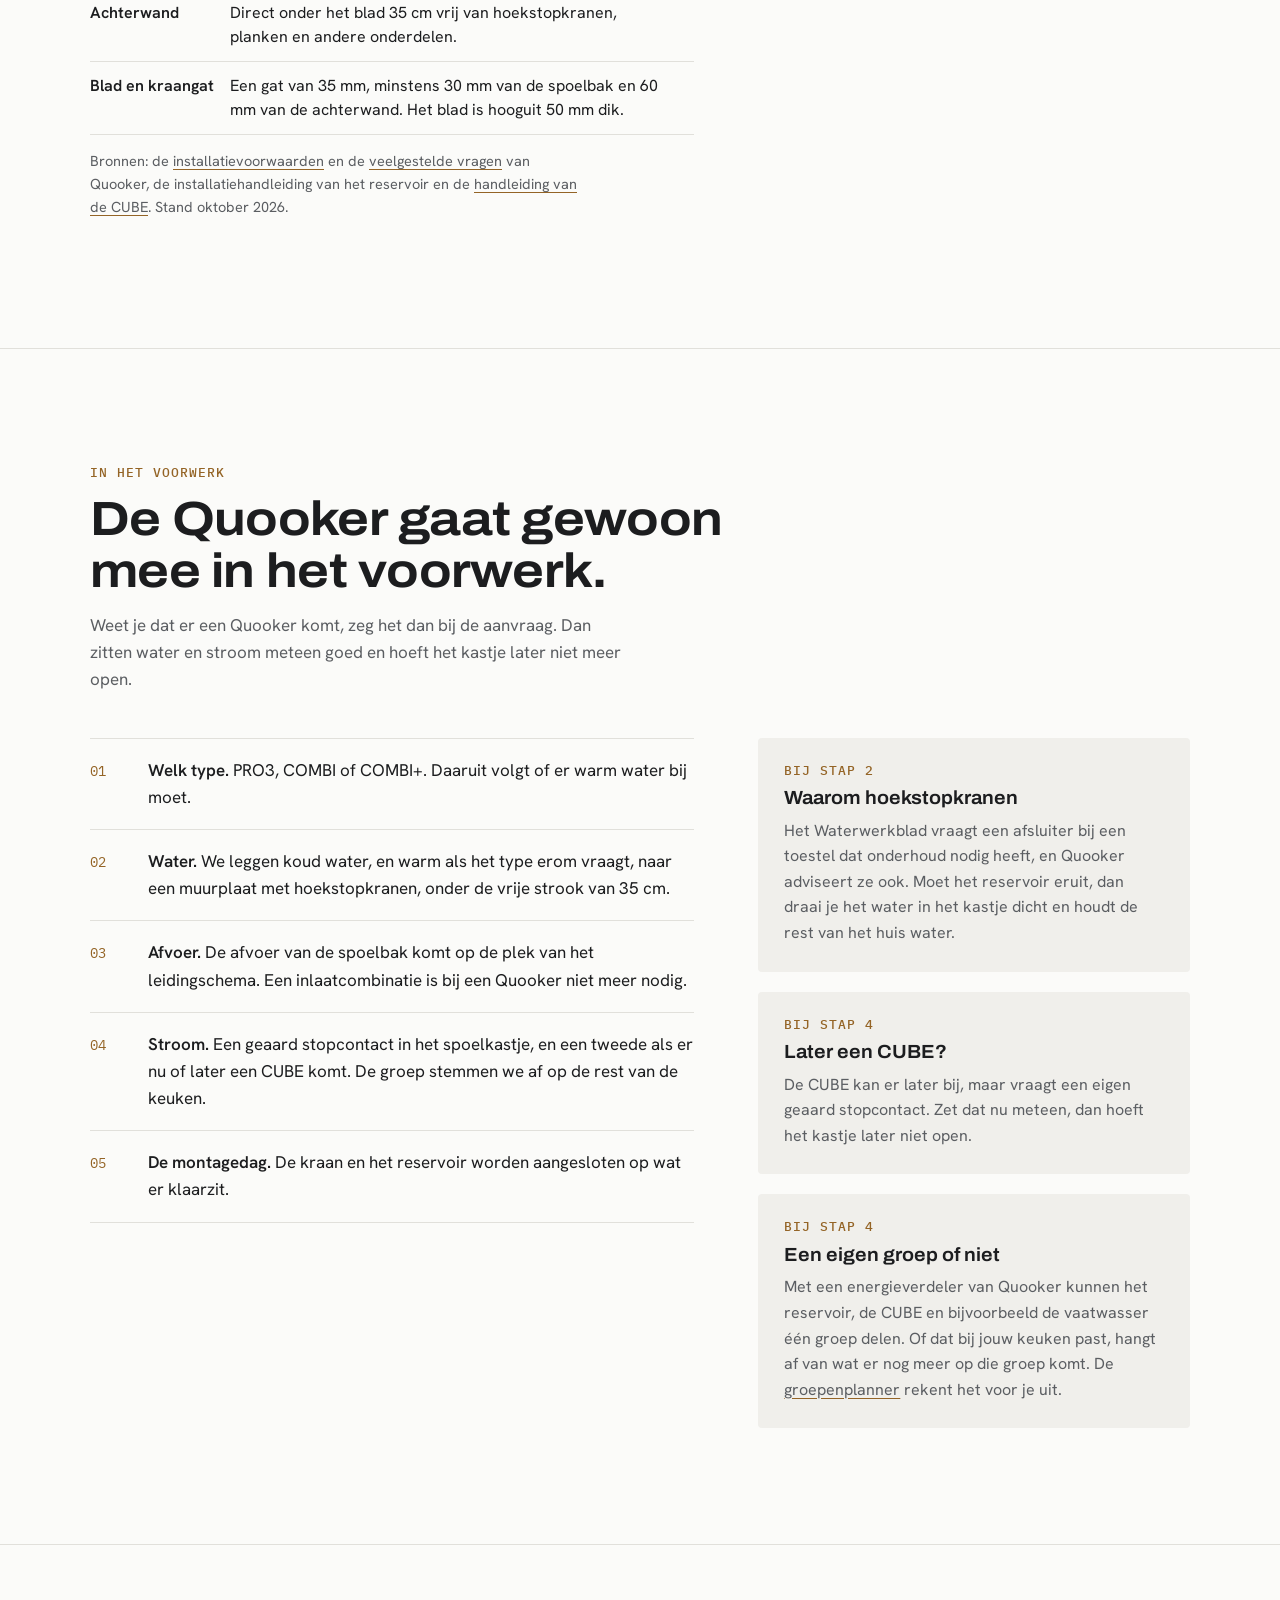
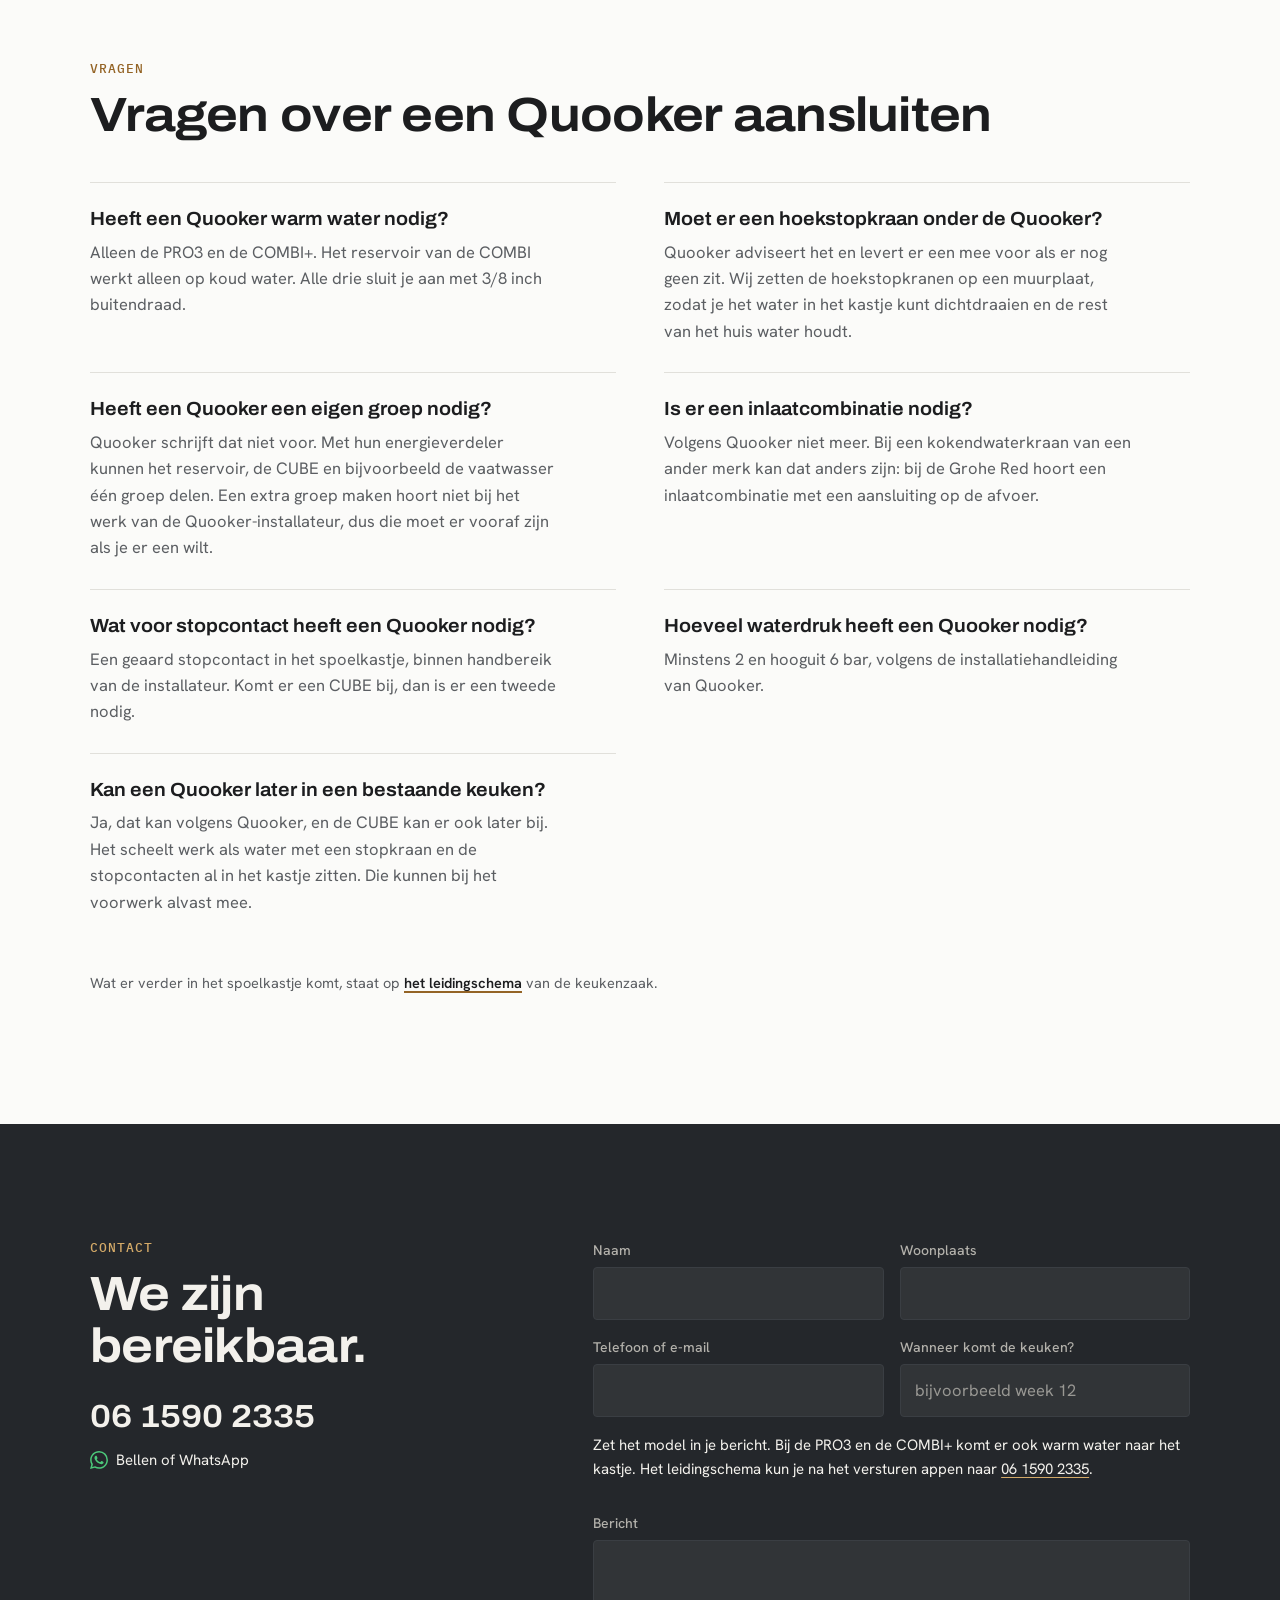
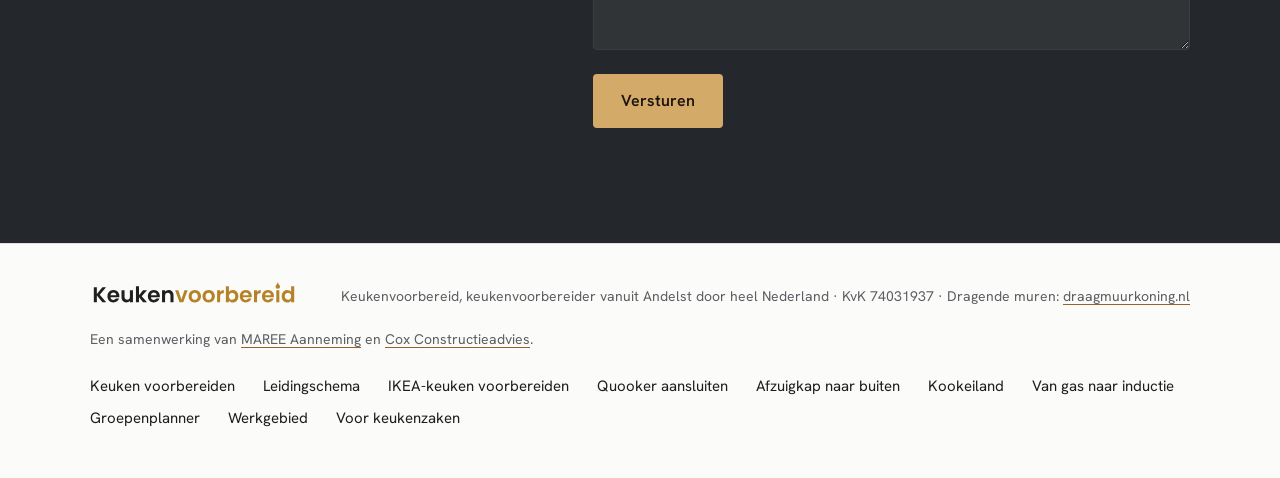
<file: quooker-aansluiten/index.html>
<!doctype html>
<html lang="nl">
<head>
<meta charset="utf-8">
<meta name="viewport" content="width=device-width, initial-scale=1">
<title>Quooker aansluiten in een nieuwe keuken: wat is er nodig?</title>
<meta name="description" content="Een Quooker vraagt koud water met een stopkraan, een geaard stopcontact in het spoelkastje en bij de PRO3 en COMBI+ ook warm water. Wat er klaar moet zijn.">
<link rel="canonical" href="https://www.keukenvoorbereid.nl/quooker-aansluiten/">
<meta property="og:type" content="article">
<meta property="og:site_name" content="Keukenvoorbereid">
<meta property="og:title" content="Quooker aansluiten in een nieuwe keuken: wat moet er klaar zijn?">
<meta property="og:description" content="Een Quooker vraagt koud water met een stopkraan, een geaard stopcontact in het spoelkastje en bij de PRO3 en COMBI+ ook warm water. Wat er klaar moet zijn.">
<meta property="og:locale" content="nl_NL">
<meta property="og:url" content="https://www.keukenvoorbereid.nl/quooker-aansluiten/">
<meta property="og:image" content="https://www.keukenvoorbereid.nl/images/og_keukenwand.jpg">
<meta property="og:image:width" content="1200">
<meta property="og:image:height" content="630">
<meta name="twitter:card" content="summary_large_image">
<link rel="icon" type="image/svg+xml" href="/favicon.svg">
<script type="application/ld+json">
{
  "@context": "https://schema.org",
  "@graph": [
    {
      "@type": "FAQPage",
      "@id": "https://www.keukenvoorbereid.nl/quooker-aansluiten/",
      "name": "Quooker aansluiten in een nieuwe keuken",
      "inLanguage": "nl-NL",
      "dateModified": "2026-10-25",
      "isPartOf": {
        "@id": "https://www.keukenvoorbereid.nl/#website"
      },
      "about": {
        "@id": "https://www.keukenvoorbereid.nl/#keukenvoorbereiding"
      },
      "publisher": {
        "@id": "https://www.keukenvoorbereid.nl/#bedrijf"
      },
      "mainEntity": [
        {
          "@type": "Question",
          "name": "Heeft een Quooker warm water nodig?",
          "acceptedAnswer": {
            "@type": "Answer",
            "text": "Alleen de PRO3 en de COMBI+. Het reservoir van de COMBI werkt alleen op koud water. Alle drie sluit je aan met 3/8 inch buitendraad."
          }
        },
        {
          "@type": "Question",
          "name": "Moet er een hoekstopkraan onder de Quooker?",
          "acceptedAnswer": {
            "@type": "Answer",
            "text": "Quooker adviseert het en levert er een mee voor als er nog geen zit. Wij zetten de hoekstopkranen op een muurplaat, zodat je het water in het kastje kunt dichtdraaien en de rest van het huis water houdt."
          }
        },
        {
          "@type": "Question",
          "name": "Heeft een Quooker een eigen groep nodig?",
          "acceptedAnswer": {
            "@type": "Answer",
            "text": "Quooker schrijft dat niet voor. Met hun energieverdeler kunnen het reservoir, de CUBE en bijvoorbeeld de vaatwasser één groep delen. Een extra groep maken hoort niet bij het werk van de Quooker-installateur, dus die moet er vooraf zijn als je er een wilt."
          }
        },
        {
          "@type": "Question",
          "name": "Is er een inlaatcombinatie nodig?",
          "acceptedAnswer": {
            "@type": "Answer",
            "text": "Volgens Quooker niet meer. Bij een kokendwaterkraan van een ander merk kan dat anders zijn: bij de Grohe Red hoort een inlaatcombinatie met een aansluiting op de afvoer."
          }
        },
        {
          "@type": "Question",
          "name": "Wat voor stopcontact heeft een Quooker nodig?",
          "acceptedAnswer": {
            "@type": "Answer",
            "text": "Een geaard stopcontact in het spoelkastje, binnen handbereik van de installateur. Komt er een CUBE bij, dan is er een tweede nodig."
          }
        },
        {
          "@type": "Question",
          "name": "Hoeveel waterdruk heeft een Quooker nodig?",
          "acceptedAnswer": {
            "@type": "Answer",
            "text": "Minstens 2 en hooguit 6 bar, volgens de installatiehandleiding van Quooker."
          }
        },
        {
          "@type": "Question",
          "name": "Kan een Quooker later in een bestaande keuken?",
          "acceptedAnswer": {
            "@type": "Answer",
            "text": "Ja, dat kan volgens Quooker, en de CUBE kan er ook later bij. Het scheelt werk als water met een stopkraan en de stopcontacten al in het kastje zitten. Die kunnen bij het voorwerk alvast mee."
          }
        }
      ]
    },
    {
      "@type": "BreadcrumbList",
      "itemListElement": [
        {
          "@type": "ListItem",
          "position": 1,
          "name": "Keukenvoorbereid",
          "item": "https://www.keukenvoorbereid.nl/"
        },
        {
          "@type": "ListItem",
          "position": 2,
          "name": "Quooker aansluiten",
          "item": "https://www.keukenvoorbereid.nl/quooker-aansluiten/"
        }
      ]
    }
  ]
}
</script>
<link rel="preconnect" href="https://fonts.googleapis.com">
<link rel="preconnect" href="https://fonts.gstatic.com" crossorigin>
<link href="https://fonts.googleapis.com/css2?family=Archivo:wdth,wght@100..125,400..800&family=Hanken+Grotesk:wght@400;500;600&family=IBM+Plex+Mono:wght@500&display=swap" rel="stylesheet">
<link rel="stylesheet" href="/css/style.css">
</head>
<body>

<header class="kop">
  <div class="binnen">
    <a href="/"><img src="/images/logo/logo_kv_donker.svg" width="290" height="56" alt="Keukenvoorbereid, specialist in keukenverbouwing"></a>
    <nav class="menu" aria-label="Hoofdmenu">
      <a href="/#werkwijze">Werkwijze</a>
      <a href="/#dragende-muur">Dragende muur</a>
      <a href="/keukenzaken/">Keukenzaken</a>
      <a href="#contact">Contact</a>
    </nav>
    <div class="kop-contact">
      <a class="rond wa" href="https://wa.me/31615902335?text=Hallo%2C%20er%20komt%20een%20Quooker%20in%20de%20nieuwe%20keuken.%0A%0APlaats%3A%20%0AModel%20Quooker%3A%20%0ALeverdatum%20van%20de%20keuken%3A%20%0A%0AHet%20leidingschema%20stuur%20ik%20hierbij%20mee." aria-label="WhatsApp naar 06 1590 2335"><svg viewBox="0 0 24 24" fill="currentColor" aria-hidden="true"><path d="M17.472 14.382c-.297-.149-1.758-.867-2.03-.967-.273-.099-.471-.148-.67.15-.197.297-.767.966-.94 1.164-.173.199-.347.223-.644.075-.297-.15-1.255-.463-2.39-1.475-.883-.788-1.48-1.761-1.653-2.059-.173-.297-.018-.458.13-.606.134-.133.298-.347.446-.52.149-.174.198-.298.298-.497.099-.198.05-.371-.025-.52-.075-.149-.669-1.612-.916-2.207-.242-.579-.487-.5-.669-.51a12.8 12.8 0 0 0-.57-.01c-.198 0-.52.074-.792.372-.272.297-1.04 1.016-1.04 2.479 0 1.462 1.065 2.875 1.213 3.074.149.198 2.096 3.2 5.077 4.487.709.306 1.262.489 1.694.625.712.227 1.36.195 1.871.118.571-.085 1.758-.719 2.006-1.413.248-.694.248-1.289.173-1.413-.074-.124-.272-.198-.57-.347m-5.421 7.403h-.004a9.87 9.87 0 0 1-5.031-1.378l-.361-.214-3.741.982.998-3.648-.235-.374a9.86 9.86 0 0 1-1.51-5.26c.001-5.45 4.436-9.884 9.888-9.884 2.64 0 5.122 1.03 6.988 2.898a9.825 9.825 0 0 1 2.893 6.994c-.003 5.45-4.437 9.884-9.885 9.884m8.413-18.297A11.815 11.815 0 0 0 12.05 0C5.495 0 .16 5.335.157 11.892c0 2.096.547 4.142 1.588 5.945L.057 24l6.305-1.654a11.882 11.882 0 0 0 5.683 1.448h.005c6.554 0 11.89-5.335 11.893-11.893a11.821 11.821 0 0 0-3.48-8.413Z"/></svg></a>
      <a class="rond bel" href="tel:+31615902335" aria-label="Bel 06 1590 2335"><svg viewBox="0 0 24 24" fill="none" stroke="currentColor" stroke-width="1.8" stroke-linecap="round" stroke-linejoin="round" aria-hidden="true"><path d="M22 16.92v3a2 2 0 0 1-2.18 2 19.79 19.79 0 0 1-8.63-3.07 19.5 19.5 0 0 1-6-6 19.79 19.79 0 0 1-3.07-8.67A2 2 0 0 1 4.11 2h3a2 2 0 0 1 2 1.72c.13.96.36 1.9.7 2.81a2 2 0 0 1-.45 2.11L8.09 9.91a16 16 0 0 0 6 6l1.27-1.27a2 2 0 0 1 2.11-.45c.91.34 1.85.57 2.81.7A2 2 0 0 1 22 16.92z"/></svg></a>
    </div>
  </div>
</header>

<main>

  <section class="opening">
    <div class="binnen">
      <div>
        <p class="maat"><span>quooker aansluiten</span></p>
        <h1>Een Quooker begint in het spoelkastje.</h1>
        <p class="intro">Een Quooker vraagt koud water met een stopkraan en een geaard stopcontact in het spoelkastje, en bij de PRO3 en de COMBI+ ook warm water. Het stopcontact en een extra groep horen niet bij het werk van de Quooker-installateur. Die zetten wij erin, samen met de rest van het voorwerk.</p>
        <a class="knop wa" href="https://wa.me/31615902335?text=Hallo%2C%20er%20komt%20een%20Quooker%20in%20de%20nieuwe%20keuken.%0A%0APlaats%3A%20%0AModel%20Quooker%3A%20%0ALeverdatum%20van%20de%20keuken%3A%20%0A%0AHet%20leidingschema%20stuur%20ik%20hierbij%20mee."><svg class="ico" viewBox="0 0 24 24" fill="currentColor" aria-hidden="true"><path d="M17.472 14.382c-.297-.149-1.758-.867-2.03-.967-.273-.099-.471-.148-.67.15-.197.297-.767.966-.94 1.164-.173.199-.347.223-.644.075-.297-.15-1.255-.463-2.39-1.475-.883-.788-1.48-1.761-1.653-2.059-.173-.297-.018-.458.13-.606.134-.133.298-.347.446-.52.149-.174.198-.298.298-.497.099-.198.05-.371-.025-.52-.075-.149-.669-1.612-.916-2.207-.242-.579-.487-.5-.669-.51a12.8 12.8 0 0 0-.57-.01c-.198 0-.52.074-.792.372-.272.297-1.04 1.016-1.04 2.479 0 1.462 1.065 2.875 1.213 3.074.149.198 2.096 3.2 5.077 4.487.709.306 1.262.489 1.694.625.712.227 1.36.195 1.871.118.571-.085 1.758-.719 2.006-1.413.248-.694.248-1.289.173-1.413-.074-.124-.272-.198-.57-.347m-5.421 7.403h-.004a9.87 9.87 0 0 1-5.031-1.378l-.361-.214-3.741.982.998-3.648-.235-.374a9.86 9.86 0 0 1-1.51-5.26c.001-5.45 4.436-9.884 9.888-9.884 2.64 0 5.122 1.03 6.988 2.898a9.825 9.825 0 0 1 2.893 6.994c-.003 5.45-4.437 9.884-9.885 9.884m8.413-18.297A11.815 11.815 0 0 0 12.05 0C5.495 0 .16 5.335.157 11.892c0 2.096.547 4.142 1.588 5.945L.057 24l6.305-1.654a11.882 11.882 0 0 0 5.683 1.448h.005c6.554 0 11.89-5.335 11.893-11.893a11.821 11.821 0 0 0-3.48-8.413Z"/></svg><span>Stuur je leidingschema via WhatsApp<small>06 1590 2335</small></span></a>
        <p class="bijgewerkt">Bijgewerkt 25 oktober 2026</p>
      </div>
      <figure>
        <div class="tekening">
          <svg viewBox="0 0 360 300" role="img" aria-labelledby="schets-titel schets-tekst">
            <title id="schets-titel">De achterwand van het spoelkastje</title>
            <desc id="schets-tekst">Schets, niet op schaal. Onder het blad een strook van 35 centimeter die vrij blijft. Daaronder een muurplaat met twee hoekstopkranen voor koud en warm water, de afvoer, twee stopcontacten waarvan één voor een CUBE, en het reservoir op de bodem van de kast.</desc>
            <defs>
              <pattern id="arcering" width="8" height="8" patternUnits="userSpaceOnUse" patternTransform="rotate(45)">
                <line class="arceerlijn" x1="0" y1="0" x2="0" y2="8"/>
              </pattern>
            </defs>
            <text x="22" y="15">blad, max. 50 mm</text>
            <text x="338" y="15" text-anchor="end">kraangat Ø 35 mm</text>
            <line class="dun" x1="250" y1="18" x2="250" y2="30"/>
            <rect class="lijn" x="20" y="22" width="320" height="16"/>
            <line class="lijn" x1="40" y1="38" x2="40" y2="270"/>
            <line class="lijn" x1="320" y1="38" x2="320" y2="270"/>
            <line class="lijn" x1="40" y1="270" x2="320" y2="270"/>
            <rect class="zone" x="40" y="38" width="280" height="116"/>
            <text class="goud" x="180" y="92" text-anchor="middle">35 cm vrij</text>
            <text class="goud" x="180" y="107" text-anchor="middle">geen kranen of planken</text>
            <text x="50" y="174">reservoir</text>
            <rect class="stip" x="50" y="180" width="62" height="90" rx="6"/>
            <rect class="dun" x="122" y="172" width="116" height="14"/>
            <circle class="punt" cx="146" cy="179" r="5"/>
            <circle class="punt" cx="214" cy="179" r="5"/>
            <text class="sterk" x="146" y="203" text-anchor="middle">koud</text>
            <text class="sterk" x="214" y="203" text-anchor="middle">warm</text>
            <text x="214" y="215" text-anchor="middle">PRO3, COMBI+</text>
            <circle class="punt-lijn" cx="180" cy="243" r="9"/>
            <text class="sterk" x="195" y="247">afvoer</text>
            <circle class="punt-lijn" cx="262" cy="190" r="9"/>
            <circle class="punt" cx="258.5" cy="190" r="1.6"/>
            <circle class="punt" cx="265.5" cy="190" r="1.6"/>
            <circle class="punt-stip" cx="292" cy="190" r="9"/>
            <text class="sterk" x="277" y="216" text-anchor="middle">geaard</text>
            <text x="277" y="228" text-anchor="middle">tweede: CUBE</text>
            <text x="320" y="291" text-anchor="end">niet op schaal</text>
          </svg>
        </div>
        <figcaption class="onderschrift"><b>De achterwand van het spoelkastje.</b> Quooker vraagt dat de wand direct onder het blad 35 cm vrij blijft. Kranen, afvoer en stopcontacten komen daaronder.</figcaption>
      </figure>
    </div>
  </section>

  <section class="artikel" id="wat-quooker-vraagt">
    <div class="binnen raster">
      <div>
        <p class="maat"><span>wat quooker vraagt</span></p>
        <h2>Wat er in het spoelkastje moet zitten.</h2>
        <p>Dit staat in de installatievoorwaarden en de handleidingen van Quooker.</p>
        <div class="tabel">
          <table>
            <thead>
              <tr><th scope="col">Onderdeel</th><th scope="col">Wat Quooker vraagt</th></tr>
            </thead>
            <tbody>
              <tr><th scope="row">Koud water</th><td>Een aansluiting van 3/8 inch buitendraad. Het reservoir van de COMBI werkt alleen op koud water.</td></tr>
              <tr><th scope="row">Warm water</th><td>Alleen bij de PRO3 en de COMBI+, ook met 3/8 inch buitendraad.</td></tr>
              <tr><th scope="row">Stopkraan</th><td>Quooker adviseert stopkraantjes en levert er een mee, voor als er nog geen zit.</td></tr>
              <tr><th scope="row">Waterdruk</th><td>Tussen 2 en 6 bar.</td></tr>
              <tr><th scope="row">Stroom</th><td>Een geaard stopcontact binnen handbereik. Voor de CUBE, de bruiswaterunit, komt er een tweede bij, en de CUBE staat binnen 70 cm van het reservoir.</td></tr>
              <tr><th scope="row">Vermogen</th><td>1600 W voor de PRO3, 2200 W voor de COMBI en de COMBI+.</td></tr>
              <tr><th scope="row">Achterwand</th><td>Direct onder het blad 35 cm vrij van hoekstopkranen, planken en andere onderdelen.</td></tr>
              <tr><th scope="row">Blad en kraangat</th><td>Een gat van 35 mm, minstens 30 mm van de spoelbak en 60 mm van de achterwand. Het blad is hooguit 50 mm dik.</td></tr>
            </tbody>
          </table>
        </div>
        <p class="bron">Bronnen: de <a href="https://www.quooker.nl/service/installatie">installatievoorwaarden</a> en de <a href="https://www.quooker.nl/service/installatie-faq">veelgestelde vragen</a> van Quooker, de installatiehandleiding van het reservoir en de <a href="https://manuals.quooker.com/Guideliness%20Service/Installatiehandleidingen/NL/D-250451%2050.387.00%20NLDUT%20V09%20Installation%20Guide%20CUBE%202.0%20(online).pdf">handleiding van de CUBE</a>. Stand oktober 2026.</p>
      </div>
      <div class="notitie">
        <span class="label">wat de installateur niet doet</span>
        <h3>Het stopcontact en de groep moeten er al zijn</h3>
        <p>Volgens Quooker hoort het aanleggen of verleggen van een stroompunt en het maken van een extra groep niet bij de installatie. Dat moet je vooraf zelf regelen. De installateur boort ook niet in het blad en past het spoelkastje niet aan.</p>
      </div>
    </div>
  </section>

  <section class="werk" id="voorwerk">
    <div class="binnen">
      <div class="kopregel">
        <p class="maat"><span>in het voorwerk</span></p>
        <h2>De Quooker gaat gewoon mee in het voorwerk.</h2>
        <p>Weet je dat er een Quooker komt, zeg het dan bij de aanvraag. Dan zitten water en stroom meteen goed en hoeft het kastje later niet meer open.</p>
      </div>
      <div class="raster">
        <ol class="stappen">
          <li><span><b>Welk type.</b> PRO3, COMBI of COMBI+. Daaruit volgt of er warm water bij moet.</span></li>
          <li><span><b>Water.</b> We leggen koud water, en warm als het type erom vraagt, naar een muurplaat met hoekstopkranen, onder de vrije strook van 35 cm.</span></li>
          <li><span><b>Afvoer.</b> De afvoer van de spoelbak komt op de plek van het leidingschema. Een inlaatcombinatie is bij een Quooker niet meer nodig.</span></li>
          <li><span><b>Stroom.</b> Een geaard stopcontact in het spoelkastje, en een tweede als er nu of later een CUBE komt. De groep stemmen we af op de rest van de keuken.</span></li>
          <li><span><b>De montagedag.</b> De kraan en het reservoir worden aangesloten op wat er klaarzit.</span></li>
        </ol>
        <div class="notities">
          <div class="notitie">
            <span class="label">bij stap 2</span>
            <h3>Waarom hoekstopkranen</h3>
            <p>Het Waterwerkblad vraagt een afsluiter bij een toestel dat onderhoud nodig heeft, en Quooker adviseert ze ook. Moet het reservoir eruit, dan draai je het water in het kastje dicht en houdt de rest van het huis water.</p>
          </div>
          <div class="notitie">
            <span class="label">bij stap 4</span>
            <h3>Later een CUBE?</h3>
            <p>De CUBE kan er later bij, maar vraagt een eigen geaard stopcontact. Zet dat nu meteen, dan hoeft het kastje later niet open.</p>
          </div>
          <div class="notitie">
            <span class="label">bij stap 4</span>
            <h3>Een eigen groep of niet</h3>
            <p>Met een energieverdeler van Quooker kunnen het reservoir, de CUBE en bijvoorbeeld de vaatwasser één groep delen. Of dat bij jouw keuken past, hangt af van wat er nog meer op die groep komt. De <a href="/groepen-keuken/">groepenplanner</a> rekent het voor je uit.</p>
          </div>
        </div>
      </div>
    </div>
  </section>

  <section class="vragen" id="vragen">
    <div class="binnen">
      <p class="maat"><span>vragen</span></p>
      <h2>Vragen over een Quooker aansluiten</h2>
      <div class="lijst">
        <div>
          <h3>Heeft een Quooker warm water nodig?</h3>
          <p>Alleen de PRO3 en de COMBI+. Het reservoir van de COMBI werkt alleen op koud water. Alle drie sluit je aan met 3/8 inch buitendraad.</p>
        </div>
        <div>
          <h3>Moet er een hoekstopkraan onder de Quooker?</h3>
          <p>Quooker adviseert het en levert er een mee voor als er nog geen zit. Wij zetten de hoekstopkranen op een muurplaat, zodat je het water in het kastje kunt dichtdraaien en de rest van het huis water houdt.</p>
        </div>
        <div>
          <h3>Heeft een Quooker een eigen groep nodig?</h3>
          <p>Quooker schrijft dat niet voor. Met hun energieverdeler kunnen het reservoir, de CUBE en bijvoorbeeld de vaatwasser één groep delen. Een extra groep maken hoort niet bij het werk van de Quooker-installateur, dus die moet er vooraf zijn als je er een wilt.</p>
        </div>
        <div>
          <h3>Is er een inlaatcombinatie nodig?</h3>
          <p>Volgens Quooker niet meer. Bij een kokendwaterkraan van een ander merk kan dat anders zijn: bij de Grohe Red hoort een inlaatcombinatie met een aansluiting op de afvoer.</p>
        </div>
        <div>
          <h3>Wat voor stopcontact heeft een Quooker nodig?</h3>
          <p>Een geaard stopcontact in het spoelkastje, binnen handbereik van de installateur. Komt er een CUBE bij, dan is er een tweede nodig.</p>
        </div>
        <div>
          <h3>Hoeveel waterdruk heeft een Quooker nodig?</h3>
          <p>Minstens 2 en hooguit 6 bar, volgens de installatiehandleiding van Quooker.</p>
        </div>
        <div>
          <h3>Kan een Quooker later in een bestaande keuken?</h3>
          <p>Ja, dat kan volgens Quooker, en de CUBE kan er ook later bij. Het scheelt werk als water met een stopkraan en de stopcontacten al in het kastje zitten. Die kunnen bij het voorwerk alvast mee.</p>
        </div>
      </div>
      <p class="bron">Wat er verder in het spoelkastje komt, staat op <a class="verder-link" href="/leidingschema/">het leidingschema</a> van de keukenzaak.</p>
    </div>
  </section>

  <section class="contact" id="contact">
    <div class="binnen">
      <div class="vlak">
        <div>
          <p class="maat"><span>contact</span></p>
          <h2>We zijn bereikbaar.</h2>
          <p class="nummer"><a href="tel:+31615902335">06 1590 2335</a></p>
          <p class="klein"><a class="wa-link" href="https://wa.me/31615902335?text=Hallo%2C%20er%20komt%20een%20Quooker%20in%20de%20nieuwe%20keuken.%0A%0APlaats%3A%20%0AModel%20Quooker%3A%20%0ALeverdatum%20van%20de%20keuken%3A%20%0A%0AHet%20leidingschema%20stuur%20ik%20hierbij%20mee."><svg class="ico" viewBox="0 0 24 24" fill="currentColor" aria-hidden="true"><path d="M17.472 14.382c-.297-.149-1.758-.867-2.03-.967-.273-.099-.471-.148-.67.15-.197.297-.767.966-.94 1.164-.173.199-.347.223-.644.075-.297-.15-1.255-.463-2.39-1.475-.883-.788-1.48-1.761-1.653-2.059-.173-.297-.018-.458.13-.606.134-.133.298-.347.446-.52.149-.174.198-.298.298-.497.099-.198.05-.371-.025-.52-.075-.149-.669-1.612-.916-2.207-.242-.579-.487-.5-.669-.51a12.8 12.8 0 0 0-.57-.01c-.198 0-.52.074-.792.372-.272.297-1.04 1.016-1.04 2.479 0 1.462 1.065 2.875 1.213 3.074.149.198 2.096 3.2 5.077 4.487.709.306 1.262.489 1.694.625.712.227 1.36.195 1.871.118.571-.085 1.758-.719 2.006-1.413.248-.694.248-1.289.173-1.413-.074-.124-.272-.198-.57-.347m-5.421 7.403h-.004a9.87 9.87 0 0 1-5.031-1.378l-.361-.214-3.741.982.998-3.648-.235-.374a9.86 9.86 0 0 1-1.51-5.26c.001-5.45 4.436-9.884 9.888-9.884 2.64 0 5.122 1.03 6.988 2.898a9.825 9.825 0 0 1 2.893 6.994c-.003 5.45-4.437 9.884-9.885 9.884m8.413-18.297A11.815 11.815 0 0 0 12.05 0C5.495 0 .16 5.335.157 11.892c0 2.096.547 4.142 1.588 5.945L.057 24l6.305-1.654a11.882 11.882 0 0 0 5.683 1.448h.005c6.554 0 11.89-5.335 11.893-11.893a11.821 11.821 0 0 0-3.48-8.413Z"/></svg>Bellen of WhatsApp</a></p>
        </div>
        <form action="https://api.web3forms.com/submit" method="POST">
          <input type="hidden" name="access_key" value="f3d34821-c289-4e35-9834-771f04f0c74a">
          <input type="hidden" name="redirect" value="https://www.keukenvoorbereid.nl/bedankt/">
          <input type="hidden" name="subject" value="Aanvraag via keukenvoorbereid.nl (Quooker)">
          <input type="checkbox" name="botcheck" tabindex="-1" autocomplete="off" style="display:none" aria-hidden="true">
          <div><label for="naam">Naam</label><input id="naam" name="naam" required autocomplete="name"></div>
          <div><label for="plaats">Woonplaats</label><input id="plaats" name="plaats" autocomplete="address-level2"></div>
          <div><label for="bereik">Telefoon of e-mail</label><input id="bereik" name="bereik" required></div>
          <div><label for="levering">Wanneer komt de keuken?</label><input id="levering" name="levering" placeholder="bijvoorbeeld week 12"></div>
          <p class="heel klein">Zet het model in je bericht. Bij de PRO3 en de COMBI+ komt er ook warm water naar het kastje. Het leidingschema kun je na het versturen appen naar <a href="https://wa.me/31615902335?text=Hallo%2C%20ik%20heb%20net%20het%20formulier%20op%20keukenvoorbereid.nl%20ingevuld.%20Hierbij%20het%20leidingschema%20van%20de%20keukenzaak.">06 1590 2335</a>.</p>
          <div class="heel"><label for="bericht">Bericht</label><textarea id="bericht" name="bericht"></textarea></div>
          <button type="submit">Versturen</button>
        </form>
      </div>
    </div>
  </section>

</main>

<footer>
  <div class="binnen">
    <img src="/images/logo/logo_kv_wordmerk_donker.svg" width="207" height="32" alt="Keukenvoorbereid">
    <p>Keukenvoorbereid, keukenvoorbereider vanuit Andelst door heel Nederland · KvK 74031937 · Dragende muren: <a href="https://www.draagmuurkoning.nl/">draagmuurkoning.nl</a></p>
    <p>Een samenwerking van <a href="https://www.aannemingmaree.nl/">MAREE Aanneming</a> en <a href="https://www.coxadvies.nl/">Cox Constructieadvies</a>.</p>
    <nav class="voetmenu" aria-label="Meer lezen">
      <a href="/keuken-voorbereiden/">Keuken voorbereiden</a>
      <a href="/leidingschema/">Leidingschema</a>
      <a href="/ikea-keuken-voorbereiden/">IKEA-keuken voorbereiden</a>
      <a href="/quooker-aansluiten/">Quooker aansluiten</a>
      <a href="/afzuigkap-naar-buiten/">Afzuigkap naar buiten</a>
      <a href="/kookeiland/">Kookeiland</a>
      <a href="/van-gas-naar-inductie/">Van gas naar inductie</a>
      <a href="/groepen-keuken/">Groepenplanner</a>
      <a href="/werkgebied/">Werkgebied</a>
      <a href="/keukenzaken/">Voor keukenzaken</a>
    </nav>
  </div>
</footer>

<script data-goatcounter="https://keukenvoorbereid.goatcounter.com/count" async src="https://gc.zgo.at/count.js"></script>
  <script src="/js/klik.js" defer></script>
  <script src="/js/appknop.js" defer></script>
</body>
</html>
</file>
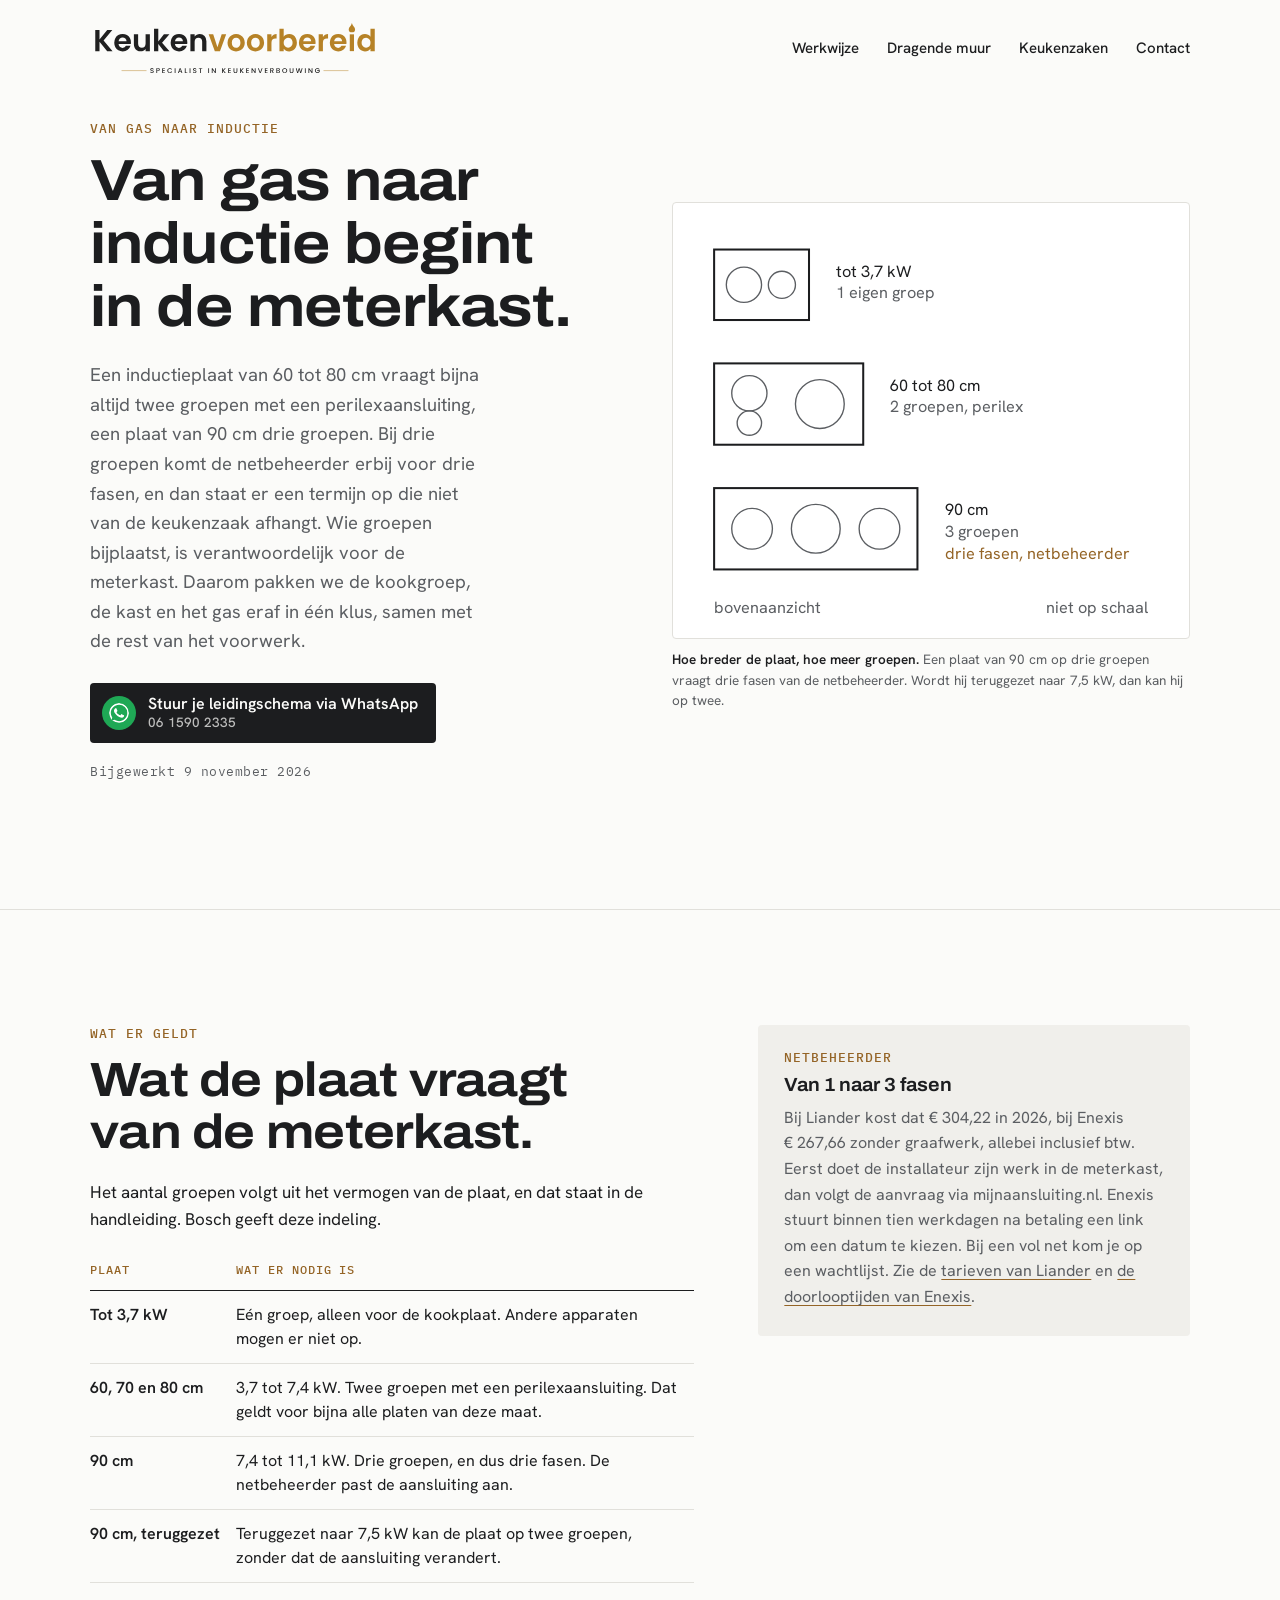
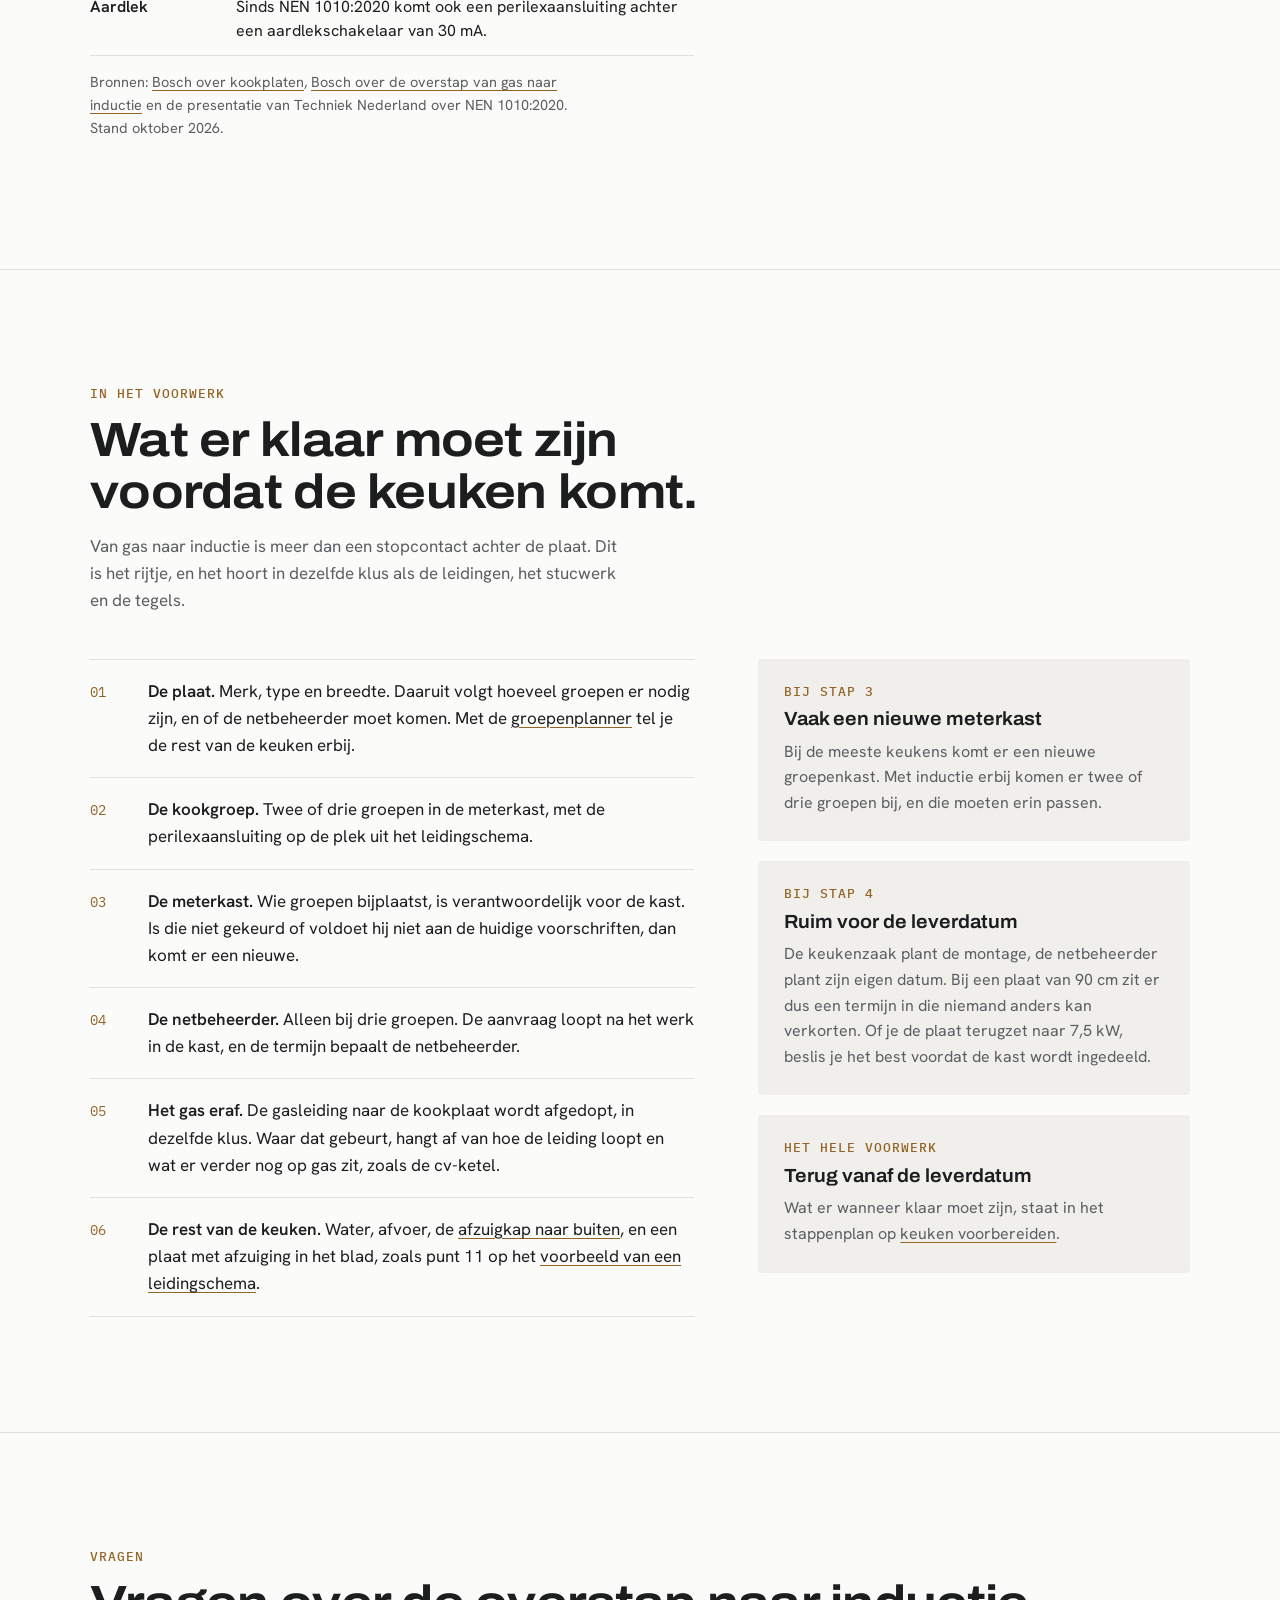
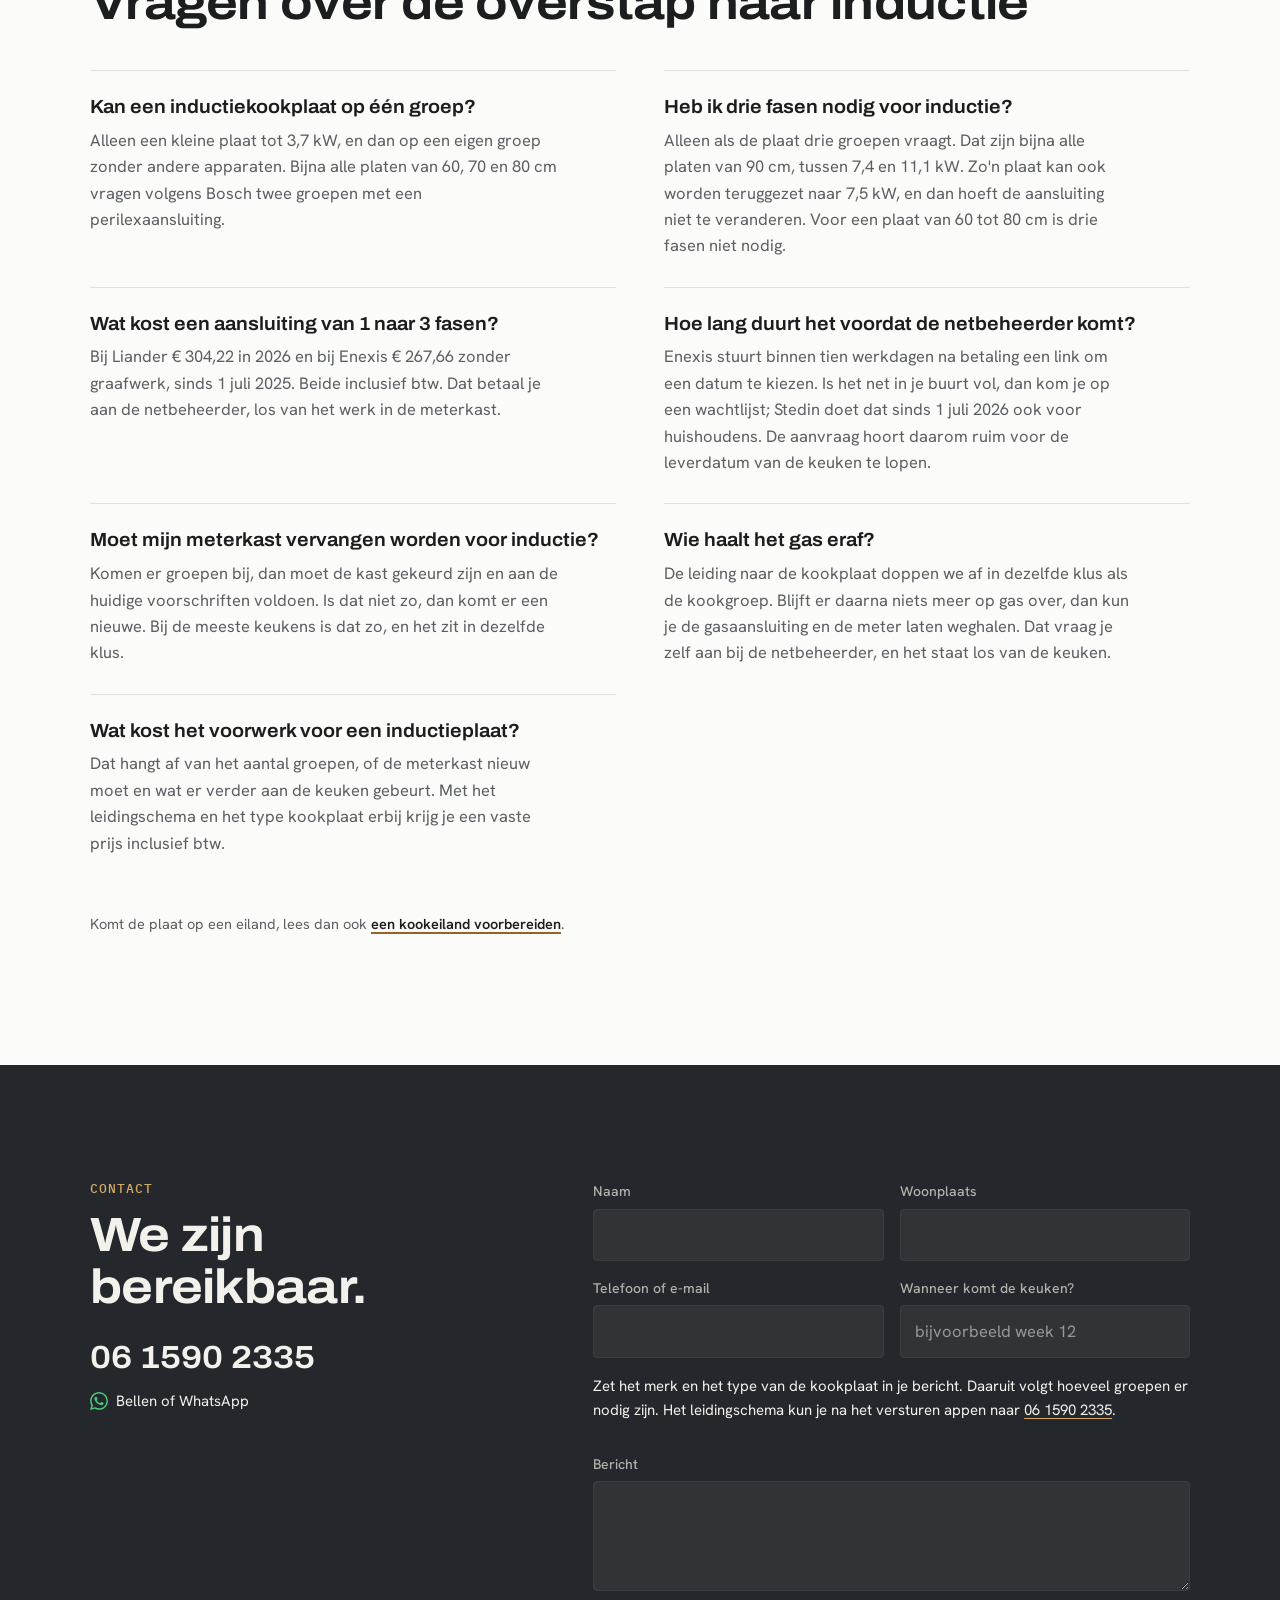
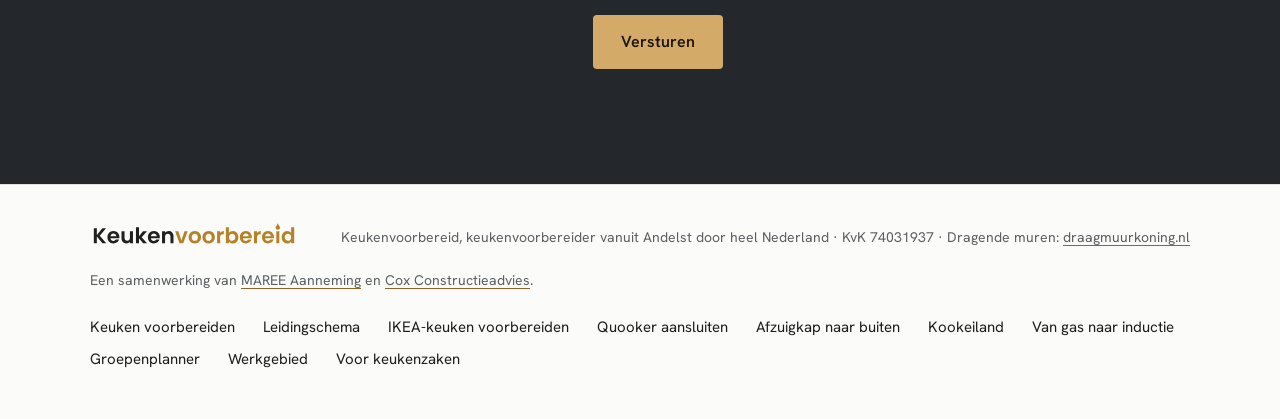
<file: van-gas-naar-inductie/index.html>
<!doctype html>
<html lang="nl">
<head>
<meta charset="utf-8">
<meta name="viewport" content="width=device-width, initial-scale=1">
<title>Van gas naar inductie: kookgroep en meterkast in de keuken</title>
<meta name="description" content="Een inductieplaat van 60 tot 80 cm vraagt bijna altijd twee groepen met perilex, een van 90 cm drie groepen en drie fasen. Wat er klaar moet zijn.">
<link rel="canonical" href="https://www.keukenvoorbereid.nl/van-gas-naar-inductie/">
<meta property="og:type" content="article">
<meta property="og:site_name" content="Keukenvoorbereid">
<meta property="og:title" content="Van gas naar inductie: kookgroep, meterkast en gas eraf bij een nieuwe keuken">
<meta property="og:description" content="Een inductieplaat van 60 tot 80 cm vraagt bijna altijd twee groepen met perilex, een van 90 cm drie groepen en drie fasen. Wat er klaar moet zijn.">
<meta property="og:locale" content="nl_NL">
<meta property="og:url" content="https://www.keukenvoorbereid.nl/van-gas-naar-inductie/">
<meta property="og:image" content="https://www.keukenvoorbereid.nl/images/og_keukenwand.jpg">
<meta property="og:image:width" content="1200">
<meta property="og:image:height" content="630">
<meta name="twitter:card" content="summary_large_image">
<link rel="icon" type="image/svg+xml" href="/favicon.svg">
<script type="application/ld+json">
{
  "@context": "https://schema.org",
  "@graph": [
    {
      "@type": "FAQPage",
      "@id": "https://www.keukenvoorbereid.nl/van-gas-naar-inductie/",
      "name": "Van gas naar inductie",
      "inLanguage": "nl-NL",
      "dateModified": "2026-11-09",
      "isPartOf": {
        "@id": "https://www.keukenvoorbereid.nl/#website"
      },
      "about": {
        "@id": "https://www.keukenvoorbereid.nl/#keukenvoorbereiding"
      },
      "publisher": {
        "@id": "https://www.keukenvoorbereid.nl/#bedrijf"
      },
      "mainEntity": [
        {
          "@type": "Question",
          "name": "Kan een inductiekookplaat op één groep?",
          "acceptedAnswer": {
            "@type": "Answer",
            "text": "Alleen een kleine plaat tot 3,7 kW, en dan op een eigen groep zonder andere apparaten. Bijna alle platen van 60, 70 en 80 cm vragen volgens Bosch twee groepen met een perilexaansluiting."
          }
        },
        {
          "@type": "Question",
          "name": "Heb ik drie fasen nodig voor inductie?",
          "acceptedAnswer": {
            "@type": "Answer",
            "text": "Alleen als de plaat drie groepen vraagt. Dat zijn bijna alle platen van 90 cm, tussen 7,4 en 11,1 kW. Zo'n plaat kan ook worden teruggezet naar 7,5 kW, en dan hoeft de aansluiting niet te veranderen. Voor een plaat van 60 tot 80 cm is drie fasen niet nodig."
          }
        },
        {
          "@type": "Question",
          "name": "Wat kost een aansluiting van 1 naar 3 fasen?",
          "acceptedAnswer": {
            "@type": "Answer",
            "text": "Bij Liander € 304,22 in 2026 en bij Enexis € 267,66 zonder graafwerk, sinds 1 juli 2025. Beide inclusief btw. Dat betaal je aan de netbeheerder, los van het werk in de meterkast."
          }
        },
        {
          "@type": "Question",
          "name": "Hoe lang duurt het voordat de netbeheerder komt?",
          "acceptedAnswer": {
            "@type": "Answer",
            "text": "Enexis stuurt binnen tien werkdagen na betaling een link om een datum te kiezen. Is het net in je buurt vol, dan kom je op een wachtlijst; Stedin doet dat sinds 1 juli 2026 ook voor huishoudens. De aanvraag hoort daarom ruim voor de leverdatum van de keuken te lopen."
          }
        },
        {
          "@type": "Question",
          "name": "Moet mijn meterkast vervangen worden voor inductie?",
          "acceptedAnswer": {
            "@type": "Answer",
            "text": "Komen er groepen bij, dan moet de kast gekeurd zijn en aan de huidige voorschriften voldoen. Is dat niet zo, dan komt er een nieuwe. Bij de meeste keukens is dat zo, en het zit in dezelfde klus."
          }
        },
        {
          "@type": "Question",
          "name": "Wie haalt het gas eraf?",
          "acceptedAnswer": {
            "@type": "Answer",
            "text": "De leiding naar de kookplaat doppen we af in dezelfde klus als de kookgroep. Blijft er daarna niets meer op gas over, dan kun je de gasaansluiting en de meter laten weghalen. Dat vraag je zelf aan bij de netbeheerder, en het staat los van de keuken."
          }
        },
        {
          "@type": "Question",
          "name": "Wat kost het voorwerk voor een inductieplaat?",
          "acceptedAnswer": {
            "@type": "Answer",
            "text": "Dat hangt af van het aantal groepen, of de meterkast nieuw moet en wat er verder aan de keuken gebeurt. Met het leidingschema en het type kookplaat erbij krijg je een vaste prijs inclusief btw."
          }
        }
      ]
    },
    {
      "@type": "BreadcrumbList",
      "itemListElement": [
        {
          "@type": "ListItem",
          "position": 1,
          "name": "Keukenvoorbereid",
          "item": "https://www.keukenvoorbereid.nl/"
        },
        {
          "@type": "ListItem",
          "position": 2,
          "name": "Van gas naar inductie",
          "item": "https://www.keukenvoorbereid.nl/van-gas-naar-inductie/"
        }
      ]
    }
  ]
}
</script>
<link rel="preconnect" href="https://fonts.googleapis.com">
<link rel="preconnect" href="https://fonts.gstatic.com" crossorigin>
<link href="https://fonts.googleapis.com/css2?family=Archivo:wdth,wght@100..125,400..800&family=Hanken+Grotesk:wght@400;500;600&family=IBM+Plex+Mono:wght@500&display=swap" rel="stylesheet">
<link rel="stylesheet" href="/css/style.css">
</head>
<body>

<header class="kop">
  <div class="binnen">
    <a href="/"><img src="/images/logo/logo_kv_donker.svg" width="290" height="56" alt="Keukenvoorbereid, specialist in keukenverbouwing"></a>
    <nav class="menu" aria-label="Hoofdmenu">
      <a href="/#werkwijze">Werkwijze</a>
      <a href="/#dragende-muur">Dragende muur</a>
      <a href="/keukenzaken/">Keukenzaken</a>
      <a href="#contact">Contact</a>
    </nav>
    <div class="kop-contact">
      <a class="rond wa" href="https://wa.me/31615902335?text=Hallo%2C%20ik%20ga%20bij%20een%20nieuwe%20keuken%20van%20gas%20naar%20inductie.%0A%0APlaats%3A%20%0AMerk%20en%20type%20kookplaat%3A%20%0ALeverdatum%20van%20de%20keuken%3A%20%0A%0AHet%20leidingschema%20stuur%20ik%20hierbij%20mee." aria-label="WhatsApp naar 06 1590 2335"><svg viewBox="0 0 24 24" fill="currentColor" aria-hidden="true"><path d="M17.472 14.382c-.297-.149-1.758-.867-2.030-.967-.273-.099-.471-.148-.67.15-.197.297-.767.966-.94 1.164-.173.199-.347.223-.644.075-.297-.15-1.255-.463-2.39-1.475-.883-.788-1.48-1.761-1.653-2.059-.173-.297-.018-.458.13-.606.134-.133.298-.347.446-.52.149-.174.198-.298.298-.497.099-.198.05-.371-.025-.52-.075-.149-.669-1.612-.916-2.207-.242-.579-.487-.5-.669-.51a12.8 12.8 0 0 0-.57-.01c-.198 0-.52.074-.792.372-.272.297-1.04 1.016-1.04 2.479 0 1.462 1.065 2.875 1.213 3.074.149.198 2.096 3.2 5.077 4.487.709.306 1.262.489 1.694.625.712.227 1.360.195 1.871.118.571-.085 1.758-.719 2.006-1.413.248-.694.248-1.289.173-1.413-.074-.124-.272-.198-.57-.347m-5.421 7.403h-.004a9.87 9.87 0 0 1-5.031-1.378l-.361-.214-3.741.982.998-3.648-.235-.374a9.86 9.86 0 0 1-1.51-5.26c.001-5.45 4.436-9.884 9.888-9.884 2.64 0 5.122 1.03 6.988 2.898a9.825 9.825 0 0 1 2.893 6.994c-.003 5.45-4.437 9.884-9.885 9.884m8.413-18.297A11.815 11.815 0 0 0 12.05 0C5.495 0 .16 5.335.157 11.892c0 2.096.547 4.142 1.588 5.945L.057 24l6.305-1.654a11.882 11.882 0 0 0 5.683 1.448h.005c6.554 0 11.89-5.335 11.893-11.893a11.821 11.821 0 0 0-3.48-8.413Z"/></svg></a>
      <a class="rond bel" href="tel:+31615902335" aria-label="Bel 06 1590 2335"><svg viewBox="0 0 24 24" fill="none" stroke="currentColor" stroke-width="1.8" stroke-linecap="round" stroke-linejoin="round" aria-hidden="true"><path d="M22 16.92v3a2 2 0 0 1-2.18 2 19.79 19.79 0 0 1-8.63-3.07 19.5 19.5 0 0 1-6-6 19.79 19.79 0 0 1-3.07-8.67A2 2 0 0 1 4.11 2h3a2 2 0 0 1 2 1.72c.13.96.36 1.9.7 2.81a2 2 0 0 1-.45 2.11L8.09 9.910a16 16 0 0 0 6 6l1.27-1.27a2 2 0 0 1 2.11-.45c.91.34 1.85.57 2.81.7A2 2 0 0 1 22 16.92z"/></svg></a>
    </div>
  </div>
</header>

<main>

  <section class="opening">
    <div class="binnen">
      <div>
        <p class="maat"><span>van gas naar inductie</span></p>
        <h1>Van gas naar inductie begint in de meterkast.</h1>
        <p class="intro">Een inductieplaat van 60 tot 80 cm vraagt bijna altijd twee groepen met een perilexaansluiting, een plaat van 90 cm drie groepen. Bij drie groepen komt de netbeheerder erbij voor drie fasen, en dan staat er een termijn op die niet van de keukenzaak afhangt. Wie groepen bijplaatst, is verantwoordelijk voor de meterkast. Daarom pakken we de kookgroep, de kast en het gas eraf in één klus, samen met de rest van het voorwerk.</p>
        <a class="knop wa" href="https://wa.me/31615902335?text=Hallo%2C%20ik%20ga%20bij%20een%20nieuwe%20keuken%20van%20gas%20naar%20inductie.%0A%0APlaats%3A%20%0AMerk%20en%20type%20kookplaat%3A%20%0ALeverdatum%20van%20de%20keuken%3A%20%0A%0AHet%20leidingschema%20stuur%20ik%20hierbij%20mee."><svg class="ico" viewBox="0 0 24 24" fill="currentColor" aria-hidden="true"><path d="M17.472 14.382c-.297-.149-1.758-.867-2.03-.967-.273-.099-.471-.148-.67.15-.197.297-.767.966-.94 1.164-.173.199-.347.223-.644.075-.297-.15-1.255-.463-2.39-1.475-.883-.788-1.48-1.761-1.653-2.059-.173-.297-.018-.458.13-.606.134-.133.298-.347.446-.52.149-.174.198-.298.298-.497.099-.198.05-.371-.025-.52-.075-.149-.669-1.612-.916-2.207-.242-.579-.487-.5-.669-.51a12.8 12.8 0 0 0-.57-.01c-.198 0-.52.074-.792.372-.272.297-1.04 1.016-1.04 2.479 0 1.462 1.065 2.875 1.213 3.074.149.198 2.096 3.2 5.077 4.487.709.306 1.262.489 1.694.625.712.227 1.36.195 1.871.118.571-.085 1.758-.719 2.006-1.413.248-.694.248-1.289.173-1.413-.074-.124-.272-.198-.57-.347m-5.421 7.403h-.004a9.87 9.87 0 0 1-5.031-1.378l-.361-.214-3.741.982.998-3.648-.235-.374a9.86 9.86 0 0 1-1.51-5.26c.001-5.45 4.436-9.884 9.888-9.884 2.64 0 5.122 1.03 6.988 2.898a9.825 9.825 0 0 1 2.893 6.994c-.003 5.45-4.437 9.884-9.885 9.884m8.413-18.297A11.815 11.815 0 0 0 12.05 0C5.495 0 .16 5.335.157 11.892c0 2.096.547 4.142 1.588 5.945L.057 24l6.305-1.654a11.882 11.882 0 0 0 5.683 1.448h.005c6.554 0 11.89-5.335 11.893-11.893a11.821 11.821 0 0 0-3.48-8.413Z"/></svg><span>Stuur je leidingschema via WhatsApp<small>06 1590 2335</small></span></a>
        <p class="bijgewerkt">Bijgewerkt 9 november 2026</p>
      </div>
      <figure>
        <div class="tekening">
          <svg viewBox="0 0 360 300" role="img" aria-labelledby="schets-titel schets-tekst">
            <title id="schets-titel">Drie maten inductieplaat en het aantal groepen dat ze vragen</title>
            <desc id="schets-tekst">Schets, niet op schaal. Bovenaan een kleine plaat tot 3,7 kW op één groep. In het midden een plaat van 60 tot 80 cm op twee groepen met perilex. Onderaan een plaat van 90 cm op drie groepen, met drie fasen van de netbeheerder.</desc>
            <rect class="lijn" x="20" y="24" width="70" height="52"/>
            <circle class="dun" cx="42" cy="50" r="13"/>
            <circle class="dun" cx="70" cy="50" r="10"/>
            <text class="sterk" x="110" y="44">tot 3,7 kW</text>
            <text x="110" y="60">1 eigen groep</text>
            <rect class="lijn" x="20" y="108" width="110" height="60"/>
            <circle class="dun" cx="46" cy="130" r="13"/>
            <circle class="dun" cx="46" cy="152" r="9"/>
            <circle class="dun" cx="98" cy="138" r="18"/>
            <text class="sterk" x="150" y="128">60 tot 80 cm</text>
            <text x="150" y="144">2 groepen, perilex</text>
            <rect class="lijn" x="20" y="200" width="150" height="60"/>
            <circle class="dun" cx="48" cy="230" r="15"/>
            <circle class="dun" cx="95" cy="230" r="18"/>
            <circle class="dun" cx="142" cy="230" r="15"/>
            <text class="sterk" x="190" y="220">90 cm</text>
            <text x="190" y="236">3 groepen</text>
            <text class="goud" x="190" y="252">drie fasen, netbeheerder</text>
            <text x="20" y="292">bovenaanzicht</text>
            <text x="340" y="292" text-anchor="end">niet op schaal</text>
          </svg>
        </div>
        <figcaption class="onderschrift"><b>Hoe breder de plaat, hoe meer groepen.</b> Een plaat van 90 cm op drie groepen vraagt drie fasen van de netbeheerder. Wordt hij teruggezet naar 7,5 kW, dan kan hij op twee.</figcaption>
      </figure>
    </div>
  </section>

  <section class="artikel" id="wat-er-geldt">
    <div class="binnen raster">
      <div>
        <p class="maat"><span>wat er geldt</span></p>
        <h2>Wat de plaat vraagt van de meterkast.</h2>
        <p>Het aantal groepen volgt uit het vermogen van de plaat, en dat staat in de handleiding. Bosch geeft deze indeling.</p>
        <div class="tabel">
          <table>
            <thead>
              <tr><th scope="col">Plaat</th><th scope="col">Wat er nodig is</th></tr>
            </thead>
            <tbody>
              <tr><th scope="row">Tot 3,7 kW</th><td>Eén groep, alleen voor de kookplaat. Andere apparaten mogen er niet op.</td></tr>
              <tr><th scope="row">60, 70 en 80 cm</th><td>3,7 tot 7,4 kW. Twee groepen met een perilexaansluiting. Dat geldt voor bijna alle platen van deze maat.</td></tr>
              <tr><th scope="row">90 cm</th><td>7,4 tot 11,1 kW. Drie groepen, en dus drie fasen. De netbeheerder past de aansluiting aan.</td></tr>
              <tr><th scope="row">90 cm, teruggezet</th><td>Teruggezet naar 7,5 kW kan de plaat op twee groepen, zonder dat de aansluiting verandert.</td></tr>
              <tr><th scope="row">Aardlek</th><td>Sinds NEN 1010:2020 komt ook een perilexaansluiting achter een aardlekschakelaar van 30 mA.</td></tr>
            </tbody>
          </table>
        </div>
        <p class="bron">Bronnen: <a href="https://www.bosch-home.nl/producten/koken-en-bakken/kookplaten/faq">Bosch over kookplaten</a>, <a href="https://www.bosch-home.nl/producten/koken-en-bakken/kooptips/overstap-gas-naar-inductie">Bosch over de overstap van gas naar inductie</a> en de presentatie van Techniek Nederland over NEN 1010:2020. Stand oktober 2026.</p>
      </div>
      <div class="notitie">
        <span class="label">netbeheerder</span>
        <h3>Van 1 naar 3 fasen</h3>
        <p>Bij Liander kost dat €&nbsp;304,22 in 2026, bij Enexis €&nbsp;267,66 zonder graafwerk, allebei inclusief btw. Eerst doet de installateur zijn werk in de meterkast, dan volgt de aanvraag via mijnaansluiting.nl. Enexis stuurt binnen tien werkdagen na betaling een link om een datum te kiezen. Bij een vol net kom je op een wachtlijst. Zie de <a href="https://www.liander.nl/-/media/files/tarieven/consument/2026/eenmalige-tarieven-stroom-2026-v11.pdf">tarieven van Liander</a> en <a href="https://www.enexis.nl/aansluitingen/doorlooptijden-werkzaamheden/doorlooptijden-aansluiting-verzwaren">de doorlooptijden van Enexis</a>.</p>
      </div>
    </div>
  </section>

  <section class="werk" id="voorwerk">
    <div class="binnen">
      <div class="kopregel">
        <p class="maat"><span>in het voorwerk</span></p>
        <h2>Wat er klaar moet zijn voordat de keuken komt.</h2>
        <p>Van gas naar inductie is meer dan een stopcontact achter de plaat. Dit is het rijtje, en het hoort in dezelfde klus als de leidingen, het stucwerk en de tegels.</p>
      </div>
      <div class="raster">
        <ol class="stappen">
          <li><span><b>De plaat.</b> Merk, type en breedte. Daaruit volgt hoeveel groepen er nodig zijn, en of de netbeheerder moet komen. Met de <a href="/groepen-keuken/">groepenplanner</a> tel je de rest van de keuken erbij.</span></li>
          <li><span><b>De kookgroep.</b> Twee of drie groepen in de meterkast, met de perilexaansluiting op de plek uit het leidingschema.</span></li>
          <li><span><b>De meterkast.</b> Wie groepen bijplaatst, is verantwoordelijk voor de kast. Is die niet gekeurd of voldoet hij niet aan de huidige voorschriften, dan komt er een nieuwe.</span></li>
          <li><span><b>De netbeheerder.</b> Alleen bij drie groepen. De aanvraag loopt na het werk in de kast, en de termijn bepaalt de netbeheerder.</span></li>
          <li><span><b>Het gas eraf.</b> De gasleiding naar de kookplaat wordt afgedopt, in dezelfde klus. Waar dat gebeurt, hangt af van hoe de leiding loopt en wat er verder nog op gas zit, zoals de cv-ketel.</span></li>
          <li><span><b>De rest van de keuken.</b> Water, afvoer, de <a href="/afzuigkap-naar-buiten/">afzuigkap naar buiten</a>, en een plaat met afzuiging in het blad, zoals punt 11 op het <a href="/leidingschema/">voorbeeld van een leidingschema</a>.</span></li>
        </ol>
        <div class="notities">
          <div class="notitie">
            <span class="label">bij stap 3</span>
            <h3>Vaak een nieuwe meterkast</h3>
            <p>Bij de meeste keukens komt er een nieuwe groepenkast. Met inductie erbij komen er twee of drie groepen bij, en die moeten erin passen.</p>
          </div>
          <div class="notitie">
            <span class="label">bij stap 4</span>
            <h3>Ruim voor de leverdatum</h3>
            <p>De keukenzaak plant de montage, de netbeheerder plant zijn eigen datum. Bij een plaat van 90 cm zit er dus een termijn in die niemand anders kan verkorten. Of je de plaat terugzet naar 7,5 kW, beslis je het best voordat de kast wordt ingedeeld.</p>
          </div>
          <div class="notitie">
            <span class="label">het hele voorwerk</span>
            <h3>Terug vanaf de leverdatum</h3>
            <p>Wat er wanneer klaar moet zijn, staat in het stappenplan op <a href="/keuken-voorbereiden/">keuken voorbereiden</a>.</p>
          </div>
        </div>
      </div>
    </div>
  </section>

  <section class="vragen" id="vragen">
    <div class="binnen">
      <p class="maat"><span>vragen</span></p>
      <h2>Vragen over de overstap naar inductie</h2>
      <div class="lijst">
        <div>
          <h3>Kan een inductiekookplaat op één groep?</h3>
          <p>Alleen een kleine plaat tot 3,7 kW, en dan op een eigen groep zonder andere apparaten. Bijna alle platen van 60, 70 en 80 cm vragen volgens Bosch twee groepen met een perilexaansluiting.</p>
        </div>
        <div>
          <h3>Heb ik drie fasen nodig voor inductie?</h3>
          <p>Alleen als de plaat drie groepen vraagt. Dat zijn bijna alle platen van 90 cm, tussen 7,4 en 11,1 kW. Zo'n plaat kan ook worden teruggezet naar 7,5 kW, en dan hoeft de aansluiting niet te veranderen. Voor een plaat van 60 tot 80 cm is drie fasen niet nodig.</p>
        </div>
        <div>
          <h3>Wat kost een aansluiting van 1 naar 3 fasen?</h3>
          <p>Bij Liander €&nbsp;304,22 in 2026 en bij Enexis €&nbsp;267,66 zonder graafwerk, sinds 1 juli 2025. Beide inclusief btw. Dat betaal je aan de netbeheerder, los van het werk in de meterkast.</p>
        </div>
        <div>
          <h3>Hoe lang duurt het voordat de netbeheerder komt?</h3>
          <p>Enexis stuurt binnen tien werkdagen na betaling een link om een datum te kiezen. Is het net in je buurt vol, dan kom je op een wachtlijst; Stedin doet dat sinds 1 juli 2026 ook voor huishoudens. De aanvraag hoort daarom ruim voor de leverdatum van de keuken te lopen.</p>
        </div>
        <div>
          <h3>Moet mijn meterkast vervangen worden voor inductie?</h3>
          <p>Komen er groepen bij, dan moet de kast gekeurd zijn en aan de huidige voorschriften voldoen. Is dat niet zo, dan komt er een nieuwe. Bij de meeste keukens is dat zo, en het zit in dezelfde klus.</p>
        </div>
        <div>
          <h3>Wie haalt het gas eraf?</h3>
          <p>De leiding naar de kookplaat doppen we af in dezelfde klus als de kookgroep. Blijft er daarna niets meer op gas over, dan kun je de gasaansluiting en de meter laten weghalen. Dat vraag je zelf aan bij de netbeheerder, en het staat los van de keuken.</p>
        </div>
        <div>
          <h3>Wat kost het voorwerk voor een inductieplaat?</h3>
          <p>Dat hangt af van het aantal groepen, of de meterkast nieuw moet en wat er verder aan de keuken gebeurt. Met het leidingschema en het type kookplaat erbij krijg je een vaste prijs inclusief btw.</p>
        </div>
      </div>
      <p class="bron">Komt de plaat op een eiland, lees dan ook <a class="verder-link" href="/kookeiland/">een kookeiland voorbereiden</a>.</p>
    </div>
  </section>

  <section class="contact" id="contact">
    <div class="binnen">
      <div class="vlak">
        <div>
          <p class="maat"><span>contact</span></p>
          <h2>We zijn bereikbaar.</h2>
          <p class="nummer"><a href="tel:+31615902335">06 1590 2335</a></p>
          <p class="klein"><a class="wa-link" href="https://wa.me/31615902335?text=Hallo%2C%20ik%20ga%20bij%20een%20nieuwe%20keuken%20van%20gas%20naar%20inductie.%0A%0APlaats%3A%20%0AMerk%20en%20type%20kookplaat%3A%20%0ALeverdatum%20van%20de%20keuken%3A%20%0A%0AHet%20leidingschema%20stuur%20ik%20hierbij%20mee."><svg class="ico" viewBox="0 0 24 24" fill="currentColor" aria-hidden="true"><path d="M17.472 14.382c-.297-.149-1.758-.867-2.03-.967-.273-.099-.471-.148-.67.15-.197.297-.767.966-.94 1.164-.173.199-.347.223-.644.075-.297-.15-1.255-.463-2.39-1.475-.883-.788-1.48-1.761-1.653-2.059-.173-.297-.018-.458.13-.606.134-.133.298-.347.446-.52.149-.174.198-.298.298-.497.099-.198.05-.371-.025-.52-.075-.149-.669-1.612-.916-2.207-.242-.579-.487-.5-.669-.51a12.8 12.8 0 0 0-.57-.01c-.198 0-.52.074-.792.372-.272.297-1.04 1.016-1.04 2.479 0 1.462 1.065 2.875 1.213 3.074.149.198 2.096 3.2 5.077 4.487.709.306 1.262.489 1.694.625.712.227 1.36.195 1.871.118.571-.085 1.758-.719 2.006-1.413.248-.694.248-1.289.173-1.413-.074-.124-.272-.198-.57-.347m-5.421 7.403h-.004a9.87 9.87 0 0 1-5.031-1.378l-.361-.214-3.741.982.998-3.648-.235-.374a9.86 9.86 0 0 1-1.51-5.26c.001-5.45 4.436-9.884 9.888-9.884 2.64 0 5.122 1.03 6.988 2.898a9.825 9.825 0 0 1 2.893 6.994c-.003 5.45-4.437 9.884-9.885 9.884m8.413-18.297A11.815 11.815 0 0 0 12.05 0C5.495 0 .16 5.335.157 11.892c0 2.096.547 4.142 1.588 5.945L.057 24l6.305-1.654a11.882 11.882 0 0 0 5.683 1.448h.005c6.554 0 11.89-5.335 11.893-11.893a11.821 11.821 0 0 0-3.48-8.413Z"/></svg>Bellen of WhatsApp</a></p>
        </div>
        <form action="https://api.web3forms.com/submit" method="POST">
          <input type="hidden" name="access_key" value="f3d34821-c289-4e35-9834-771f04f0c74a">
          <input type="hidden" name="redirect" value="https://www.keukenvoorbereid.nl/bedankt/">
          <input type="hidden" name="subject" value="Aanvraag via keukenvoorbereid.nl (gas naar inductie)">
          <input type="checkbox" name="botcheck" tabindex="-1" autocomplete="off" style="display:none" aria-hidden="true">
          <div><label for="naam">Naam</label><input id="naam" name="naam" required autocomplete="name"></div>
          <div><label for="plaats">Woonplaats</label><input id="plaats" name="plaats" autocomplete="address-level2"></div>
          <div><label for="bereik">Telefoon of e-mail</label><input id="bereik" name="bereik" required></div>
          <div><label for="levering">Wanneer komt de keuken?</label><input id="levering" name="levering" placeholder="bijvoorbeeld week 12"></div>
          <p class="heel klein">Zet het merk en het type van de kookplaat in je bericht. Daaruit volgt hoeveel groepen er nodig zijn. Het leidingschema kun je na het versturen appen naar <a href="https://wa.me/31615902335?text=Hallo%2C%20ik%20heb%20net%20het%20formulier%20op%20keukenvoorbereid.nl%20ingevuld.%20Hierbij%20het%20leidingschema%20van%20de%20keukenzaak.">06 1590 2335</a>.</p>
          <div class="heel"><label for="bericht">Bericht</label><textarea id="bericht" name="bericht"></textarea></div>
          <button type="submit">Versturen</button>
        </form>
      </div>
    </div>
  </section>

</main>

<footer>
  <div class="binnen">
    <img src="/images/logo/logo_kv_wordmerk_donker.svg" width="207" height="32" alt="Keukenvoorbereid">
    <p>Keukenvoorbereid, keukenvoorbereider vanuit Andelst door heel Nederland · KvK 74031937 · Dragende muren: <a href="https://www.draagmuurkoning.nl/">draagmuurkoning.nl</a></p>
    <p>Een samenwerking van <a href="https://www.aannemingmaree.nl/">MAREE Aanneming</a> en <a href="https://www.coxadvies.nl/">Cox Constructieadvies</a>.</p>
    <nav class="voetmenu" aria-label="Meer lezen">
      <a href="/keuken-voorbereiden/">Keuken voorbereiden</a>
      <a href="/leidingschema/">Leidingschema</a>
      <a href="/ikea-keuken-voorbereiden/">IKEA-keuken voorbereiden</a>
      <a href="/quooker-aansluiten/">Quooker aansluiten</a>
      <a href="/afzuigkap-naar-buiten/">Afzuigkap naar buiten</a>
      <a href="/kookeiland/">Kookeiland</a>
      <a href="/van-gas-naar-inductie/">Van gas naar inductie</a>
      <a href="/groepen-keuken/">Groepenplanner</a>
      <a href="/werkgebied/">Werkgebied</a>
      <a href="/keukenzaken/">Voor keukenzaken</a>
    </nav>
  </div>
</footer>

<script data-goatcounter="https://keukenvoorbereid.goatcounter.com/count" async src="https://gc.zgo.at/count.js"></script>
  <script src="/js/klik.js" defer></script>
  <script src="/js/appknop.js" defer></script>
</body>
</html>
</file>
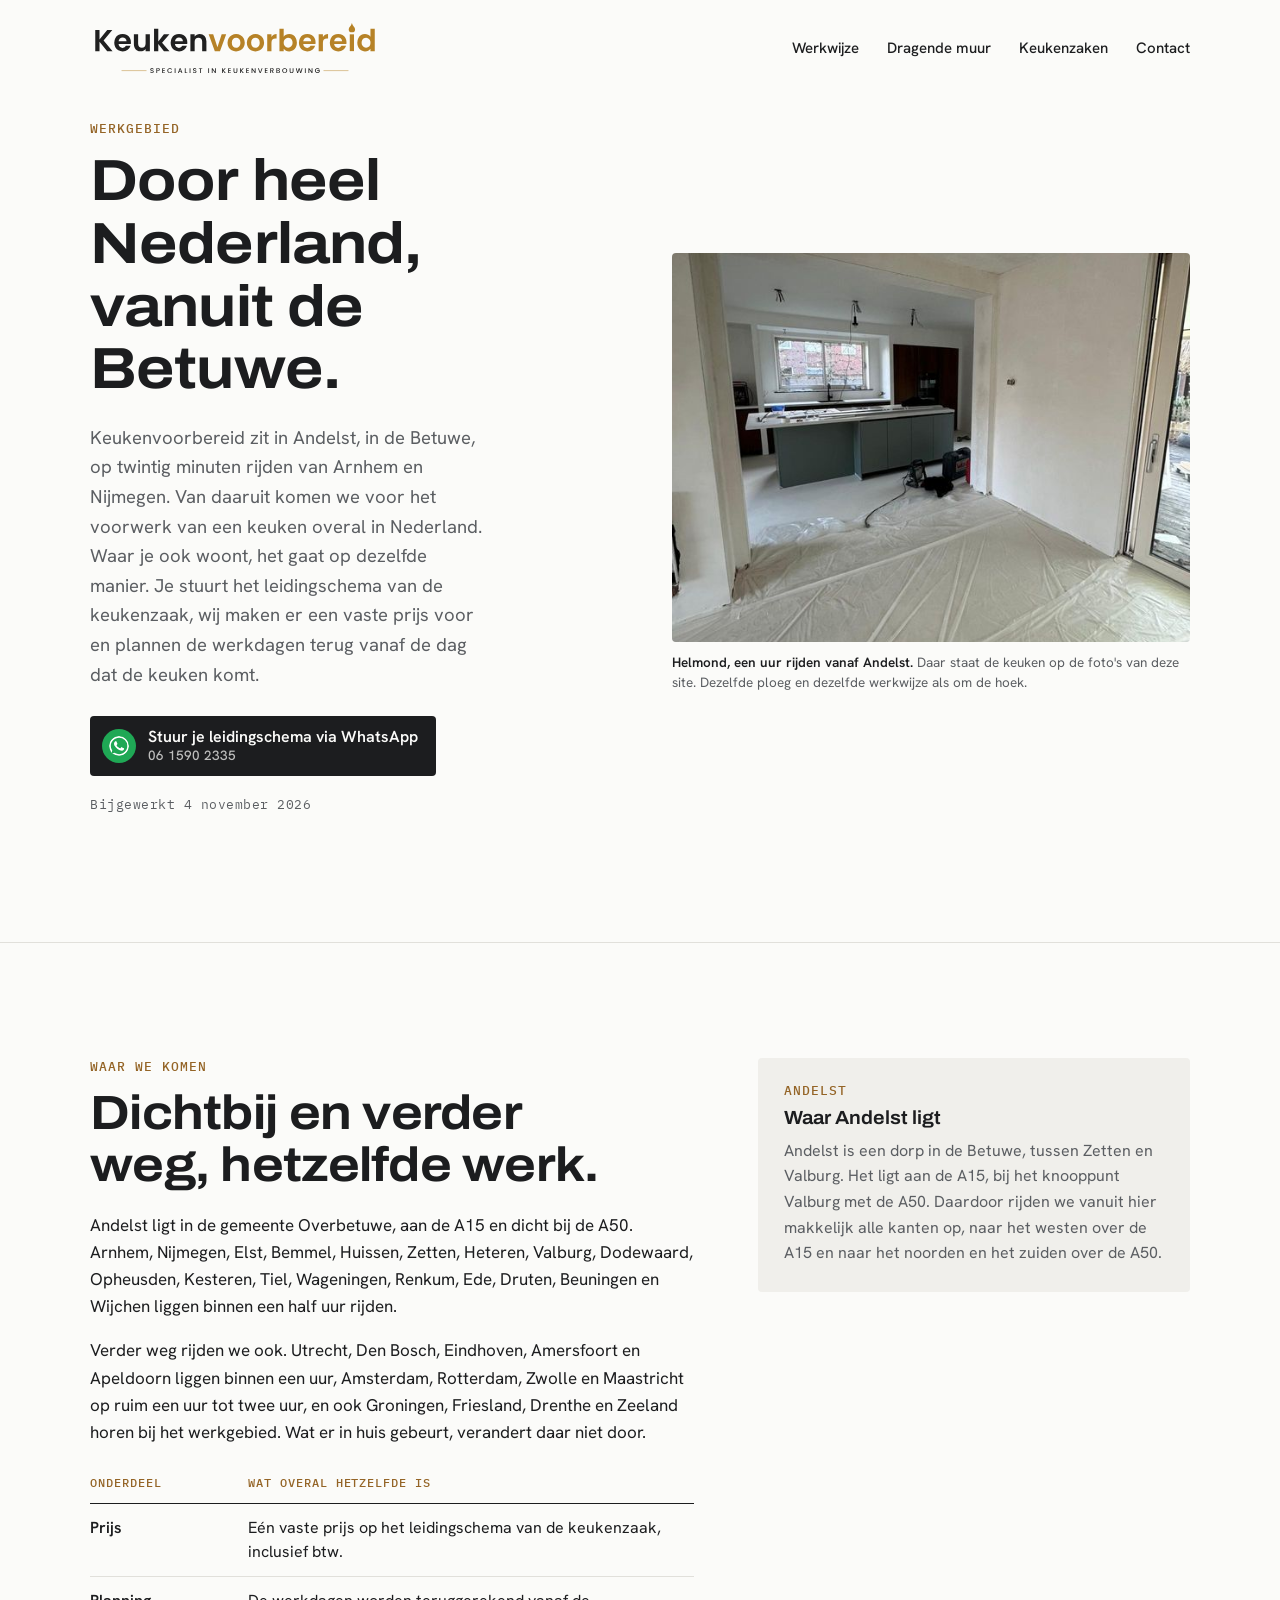
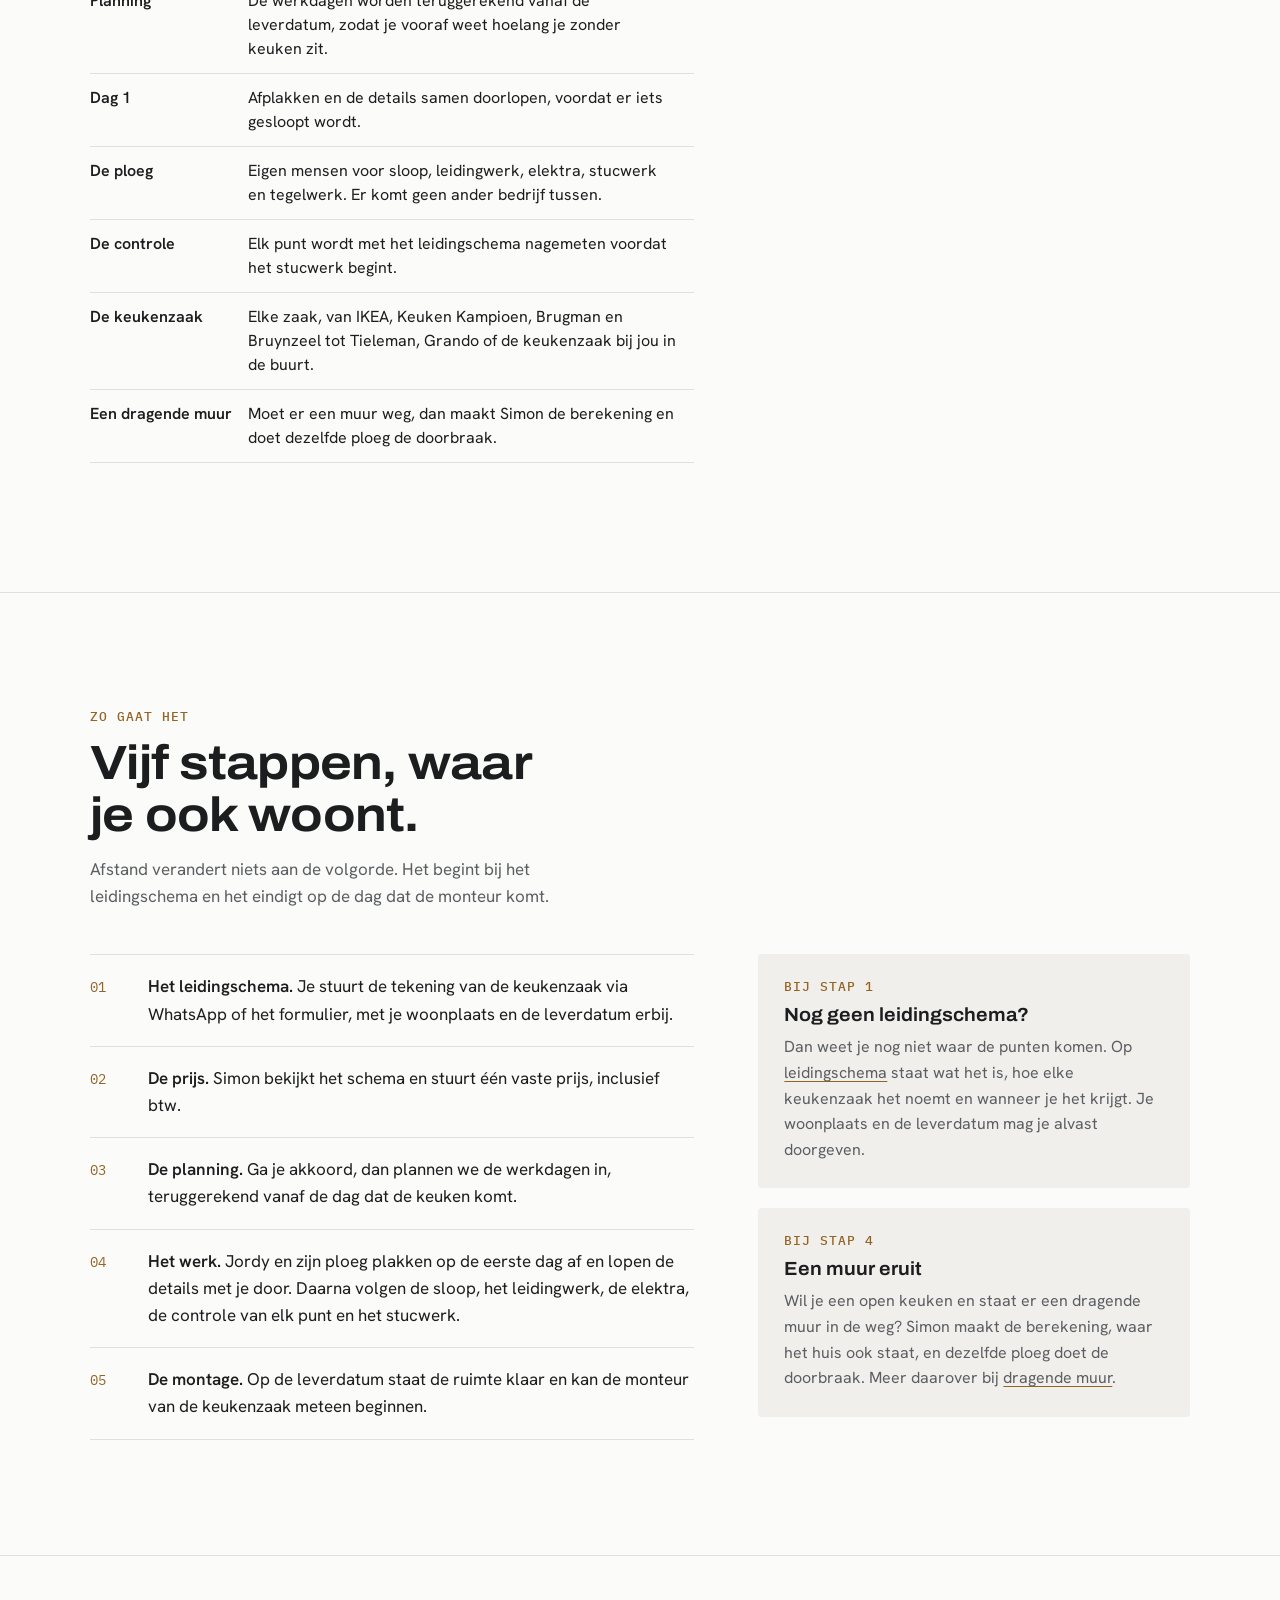
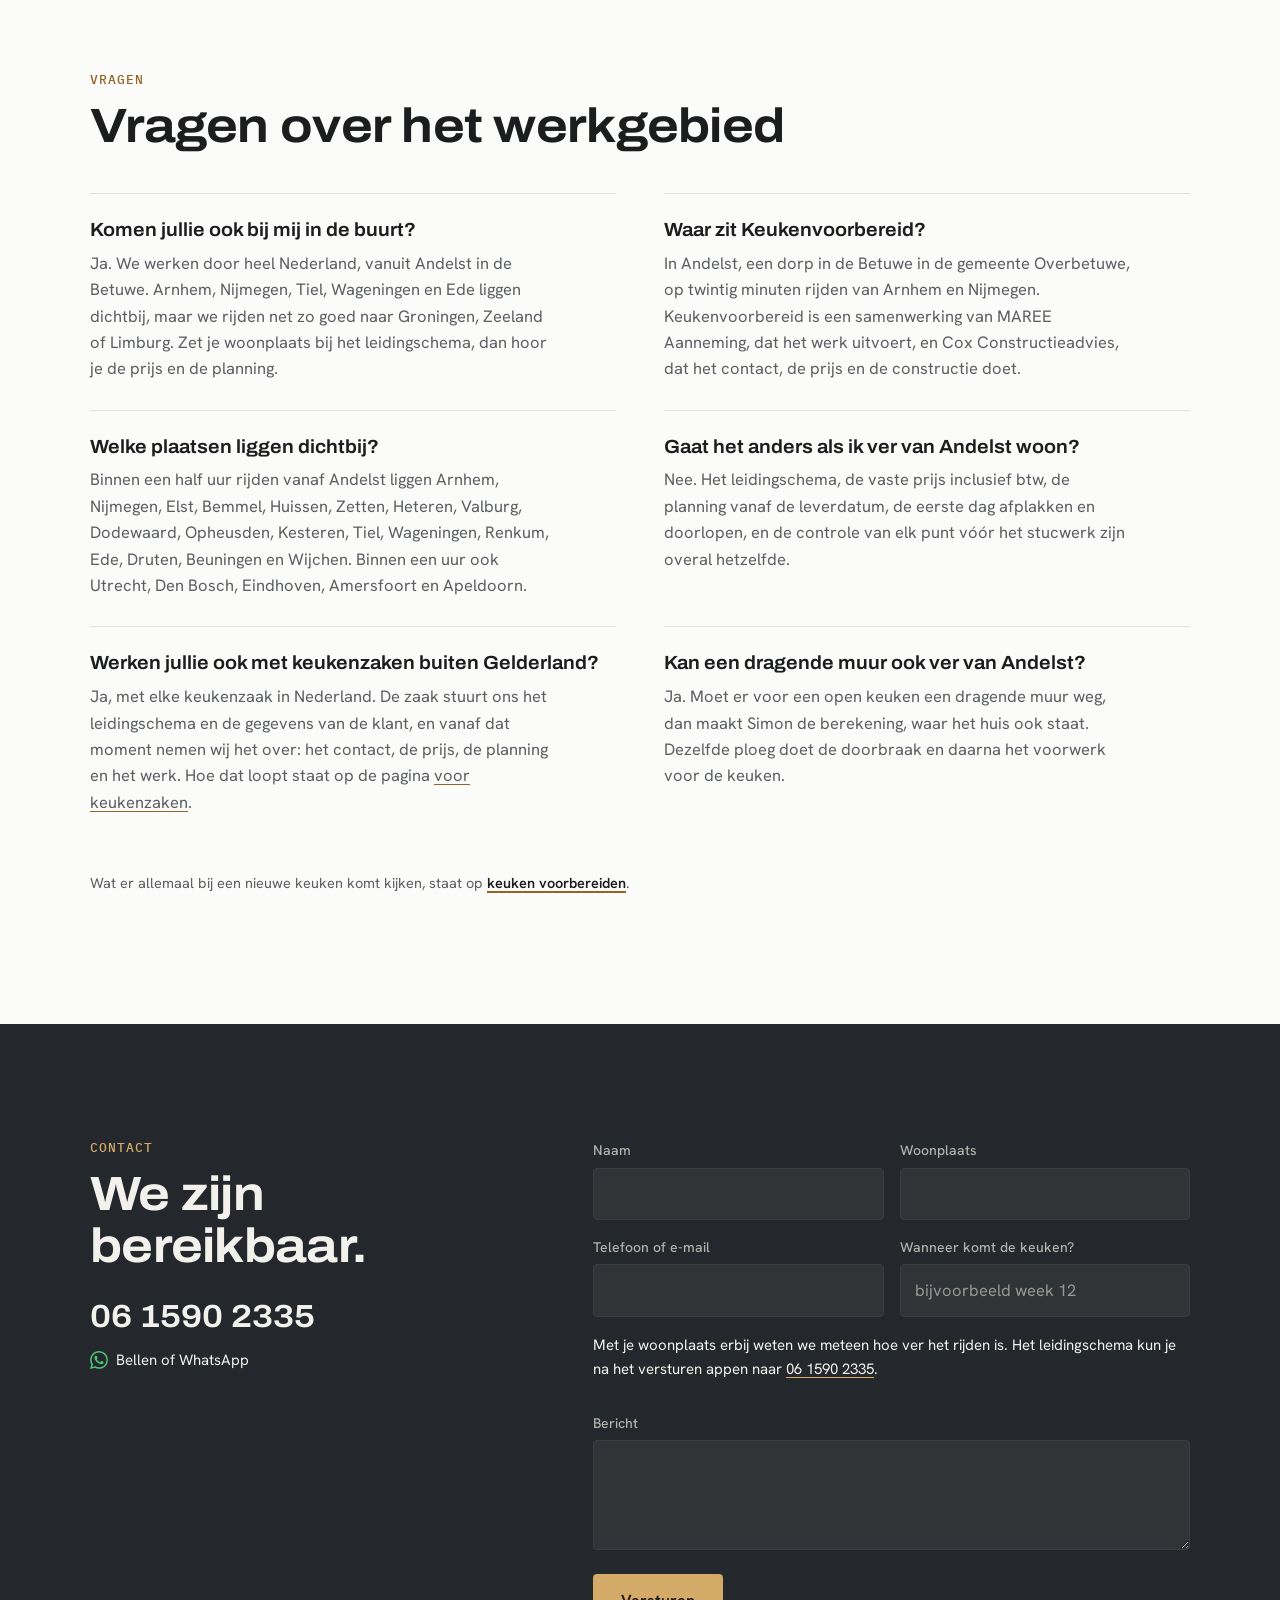
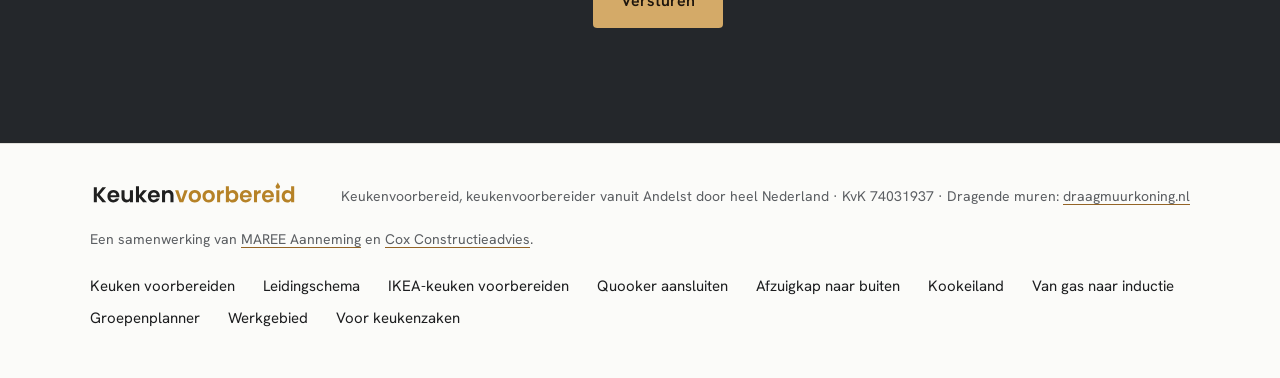
<file: werkgebied/index.html>
<!doctype html>
<html lang="nl">
<head>
<meta charset="utf-8">
<meta name="viewport" content="width=device-width, initial-scale=1">
<title>Werkgebied: door heel Nederland, vanuit de Betuwe</title>
<meta name="description" content="Keukenvoorbereid zit in Andelst en doet het voorwerk voor een nieuwe keuken door heel Nederland: leidingschema, vaste prijs, planning vanaf de leverdatum.">
<link rel="canonical" href="https://www.keukenvoorbereid.nl/werkgebied/">
<meta property="og:type" content="article">
<meta property="og:site_name" content="Keukenvoorbereid">
<meta property="og:title" content="Werkgebied: door heel Nederland, vanuit de Betuwe">
<meta property="og:description" content="Keukenvoorbereid zit in Andelst en doet het voorwerk voor een nieuwe keuken door heel Nederland: leidingschema, vaste prijs, planning vanaf de leverdatum.">
<meta property="og:locale" content="nl_NL">
<meta property="og:url" content="https://www.keukenvoorbereid.nl/werkgebied/">
<meta property="og:image" content="https://www.keukenvoorbereid.nl/images/og_keukenwand.jpg">
<meta property="og:image:width" content="1200">
<meta property="og:image:height" content="630">
<meta name="twitter:card" content="summary_large_image">
<link rel="icon" type="image/svg+xml" href="/favicon.svg">
<script type="application/ld+json">
{
  "@context": "https://schema.org",
  "@graph": [
    {
      "@type": "FAQPage",
      "@id": "https://www.keukenvoorbereid.nl/werkgebied/",
      "name": "Werkgebied van Keukenvoorbereid",
      "inLanguage": "nl-NL",
      "dateModified": "2026-11-04",
      "isPartOf": {
        "@id": "https://www.keukenvoorbereid.nl/#website"
      },
      "about": {
        "@id": "https://www.keukenvoorbereid.nl/#keukenvoorbereiding"
      },
      "publisher": {
        "@id": "https://www.keukenvoorbereid.nl/#bedrijf"
      },
      "mainEntity": [
        {
          "@type": "Question",
          "name": "Komen jullie ook bij mij in de buurt?",
          "acceptedAnswer": {
            "@type": "Answer",
            "text": "Ja. We werken door heel Nederland, vanuit Andelst in de Betuwe. Arnhem, Nijmegen, Tiel, Wageningen en Ede liggen dichtbij, maar we rijden net zo goed naar Groningen, Zeeland of Limburg. Zet je woonplaats bij het leidingschema, dan hoor je de prijs en de planning."
          }
        },
        {
          "@type": "Question",
          "name": "Waar zit Keukenvoorbereid?",
          "acceptedAnswer": {
            "@type": "Answer",
            "text": "In Andelst, een dorp in de Betuwe in de gemeente Overbetuwe, op twintig minuten rijden van Arnhem en Nijmegen. Keukenvoorbereid is een samenwerking van MAREE Aanneming, dat het werk uitvoert, en Cox Constructieadvies, dat het contact, de prijs en de constructie doet."
          }
        },
        {
          "@type": "Question",
          "name": "Welke plaatsen liggen dichtbij?",
          "acceptedAnswer": {
            "@type": "Answer",
            "text": "Binnen een half uur rijden vanaf Andelst liggen Arnhem, Nijmegen, Elst, Bemmel, Huissen, Zetten, Heteren, Valburg, Dodewaard, Opheusden, Kesteren, Tiel, Wageningen, Renkum, Ede, Druten, Beuningen en Wijchen. Binnen een uur ook Utrecht, Den Bosch, Eindhoven, Amersfoort en Apeldoorn."
          }
        },
        {
          "@type": "Question",
          "name": "Gaat het anders als ik ver van Andelst woon?",
          "acceptedAnswer": {
            "@type": "Answer",
            "text": "Nee. Het leidingschema, de vaste prijs inclusief btw, de planning vanaf de leverdatum, de eerste dag afplakken en doorlopen, en de controle van elk punt vóór het stucwerk zijn overal hetzelfde."
          }
        },
        {
          "@type": "Question",
          "name": "Werken jullie ook met keukenzaken buiten Gelderland?",
          "acceptedAnswer": {
            "@type": "Answer",
            "text": "Ja, met elke keukenzaak in Nederland. De zaak stuurt ons het leidingschema en de gegevens van de klant, en vanaf dat moment nemen wij het over: het contact, de prijs, de planning en het werk. Hoe dat loopt staat op de pagina voor keukenzaken."
          }
        },
        {
          "@type": "Question",
          "name": "Kan een dragende muur ook ver van Andelst?",
          "acceptedAnswer": {
            "@type": "Answer",
            "text": "Ja. Moet er voor een open keuken een dragende muur weg, dan maakt Simon de berekening, waar het huis ook staat. Dezelfde ploeg doet de doorbraak en daarna het voorwerk voor de keuken."
          }
        }
      ]
    },
    {
      "@type": "BreadcrumbList",
      "itemListElement": [
        {
          "@type": "ListItem",
          "position": 1,
          "name": "Keukenvoorbereid",
          "item": "https://www.keukenvoorbereid.nl/"
        },
        {
          "@type": "ListItem",
          "position": 2,
          "name": "Werkgebied",
          "item": "https://www.keukenvoorbereid.nl/werkgebied/"
        }
      ]
    }
  ]
}
</script>
<link rel="preconnect" href="https://fonts.googleapis.com">
<link rel="preconnect" href="https://fonts.gstatic.com" crossorigin>
<link href="https://fonts.googleapis.com/css2?family=Archivo:wdth,wght@100..125,400..800&family=Hanken+Grotesk:wght@400;500;600&family=IBM+Plex+Mono:wght@500&display=swap" rel="stylesheet">
<link rel="stylesheet" href="/css/style.css">
</head>
<body>

<header class="kop">
  <div class="binnen">
    <a href="/"><img src="/images/logo/logo_kv_donker.svg" width="290" height="56" alt="Keukenvoorbereid, specialist in keukenverbouwing"></a>
    <nav class="menu" aria-label="Hoofdmenu">
      <a href="/#werkwijze">Werkwijze</a>
      <a href="/#dragende-muur">Dragende muur</a>
      <a href="/keukenzaken/">Keukenzaken</a>
      <a href="#contact">Contact</a>
    </nav>
    <div class="kop-contact">
      <a class="rond wa" href="https://wa.me/31615902335?text=Hallo%2C%20ik%20wil%20mijn%20keuken%20laten%20voorbereiden.%0A%0AWoonplaats%3A%20%0ALeverdatum%20van%20de%20keuken%3A%20%0A%0AHet%20leidingschema%20stuur%20ik%20hierbij%20mee." aria-label="WhatsApp naar 06 1590 2335"><svg viewBox="0 0 24 24" fill="currentColor" aria-hidden="true"><path d="M17.472 14.382c-.297-.149-1.758-.867-2.03-.967-.273-.099-.471-.148-.67.15-.197.297-.767.966-.94 1.164-.173.199-.347.223-.644.075-.297-.15-1.255-.463-2.39-1.475-.883-.788-1.48-1.761-1.653-2.059-.173-.297-.018-.458.13-.606.134-.133.298-.347.446-.52.149-.174.198-.298.298-.497.099-.198.05-.371-.025-.52-.075-.149-.669-1.612-.916-2.207-.242-.579-.487-.5-.669-.51a12.8 12.8 0 0 0-.57-.01c-.198 0-.52.074-.792.372-.272.297-1.04 1.016-1.04 2.479 0 1.462 1.065 2.875 1.213 3.074.149.198 2.096 3.2 5.077 4.487.709.306 1.262.489 1.694.625.712.227 1.36.195 1.871.118.571-.085 1.758-.719 2.006-1.413.248-.694.248-1.289.173-1.413-.074-.124-.272-.198-.57-.347m-5.421 7.403h-.004a9.87 9.87 0 0 1-5.031-1.378l-.361-.214-3.741.982.998-3.648-.235-.374a9.86 9.86 0 0 1-1.51-5.26c.001-5.45 4.436-9.884 9.888-9.884 2.64 0 5.122 1.03 6.988 2.898a9.825 9.825 0 0 1 2.893 6.994c-.003 5.45-4.437 9.884-9.885 9.884m8.413-18.297A11.815 11.815 0 0 0 12.05 0C5.495 0 .16 5.335.157 11.892c0 2.096.547 4.142 1.588 5.945L.057 24l6.305-1.654a11.882 11.882 0 0 0 5.683 1.448h.005c6.554 0 11.89-5.335 11.893-11.893a11.821 11.821 0 0 0-3.48-8.413Z"/></svg></a>
      <a class="rond bel" href="tel:+31615902335" aria-label="Bel 06 1590 2335"><svg viewBox="0 0 24 24" fill="none" stroke="currentColor" stroke-width="1.8" stroke-linecap="round" stroke-linejoin="round" aria-hidden="true"><path d="M22 16.92v3a2 2 0 0 1-2.18 2 19.79 19.79 0 0 1-8.63-3.07 19.5 19.5 0 0 1-6-6 19.79 19.79 0 0 1-3.07-8.67A2 2 0 0 1 4.11 2h3a2 2 0 0 1 2 1.72c.13.96.36 1.9.7 2.81a2 2 0 0 1-.45 2.11L8.09 9.91a16 16 0 0 0 6 6l1.27-1.27a2 2 0 0 1 2.11-.45c.91.34 1.85.57 2.81.7A2 2 0 0 1 22 16.92z"/></svg></a>
    </div>
  </div>
</header>

<main>

  <section class="opening">
    <div class="binnen">
      <div>
        <p class="maat"><span>werkgebied</span></p>
        <h1>Door heel Nederland, vanuit de Betuwe.</h1>
        <p class="intro">Keukenvoorbereid zit in Andelst, in de Betuwe, op twintig minuten rijden van Arnhem en Nijmegen. Van daaruit komen we voor het voorwerk van een keuken overal in Nederland. Waar je ook woont, het gaat op dezelfde manier. Je stuurt het leidingschema van de keukenzaak, wij maken er een vaste prijs voor en plannen de werkdagen terug vanaf de dag dat de keuken komt.</p>
        <a class="knop wa" href="https://wa.me/31615902335?text=Hallo%2C%20ik%20wil%20mijn%20keuken%20laten%20voorbereiden.%0A%0AWoonplaats%3A%20%0ALeverdatum%20van%20de%20keuken%3A%20%0A%0AHet%20leidingschema%20stuur%20ik%20hierbij%20mee."><svg class="ico" viewBox="0 0 24 24" fill="currentColor" aria-hidden="true"><path d="M17.472 14.382c-.297-.149-1.758-.867-2.03-.967-.273-.099-.471-.148-.67.15-.197.297-.767.966-.94 1.164-.173.199-.347.223-.644.075-.297-.15-1.255-.463-2.39-1.475-.883-.788-1.48-1.761-1.653-2.059-.173-.297-.018-.458.13-.606.134-.133.298-.347.446-.52.149-.174.198-.298.298-.497.099-.198.05-.371-.025-.52-.075-.149-.669-1.612-.916-2.207-.242-.579-.487-.5-.669-.51a12.8 12.8 0 0 0-.57-.01c-.198 0-.52.074-.792.372-.272.297-1.04 1.016-1.04 2.479 0 1.462 1.065 2.875 1.213 3.074.149.198 2.096 3.2 5.077 4.487.709.306 1.262.489 1.694.625.712.227 1.36.195 1.871.118.571-.085 1.758-.719 2.006-1.413.248-.694.248-1.289.173-1.413-.074-.124-.272-.198-.57-.347m-5.421 7.403h-.004a9.87 9.87 0 0 1-5.031-1.378l-.361-.214-3.741.982.998-3.648-.235-.374a9.86 9.86 0 0 1-1.51-5.26c.001-5.45 4.436-9.884 9.888-9.884 2.64 0 5.122 1.03 6.988 2.898a9.825 9.825 0 0 1 2.893 6.994c-.003 5.45-4.437 9.884-9.885 9.884m8.413-18.297A11.815 11.815 0 0 0 12.05 0C5.495 0 .16 5.335.157 11.892c0 2.096.547 4.142 1.588 5.945L.057 24l6.305-1.654a11.882 11.882 0 0 0 5.683 1.448h.005c6.554 0 11.89-5.335 11.893-11.893a11.821 11.821 0 0 0-3.48-8.413Z"/></svg><span>Stuur je leidingschema via WhatsApp<small>06 1590 2335</small></span></a>
        <p class="bijgewerkt">Bijgewerkt 4 november 2026</p>
      </div>
      <figure>
        <img src="/images/foto/6_doorkijk_woonkamer.jpg" srcset="/images/foto/klein/6_doorkijk_woonkamer.jpg 600w, /images/foto/6_doorkijk_woonkamer.jpg 1200w" sizes="(max-width: 860px) 100vw, 560px" width="1200" height="1600" alt="Vanuit de woonkamer, waar de vloer met folie is afgedekt, door de gestucte opening naar de keuken met het eiland.">
        <figcaption class="onderschrift"><b>Helmond, een uur rijden vanaf Andelst.</b> Daar staat de keuken op de foto's van deze site. Dezelfde ploeg en dezelfde werkwijze als om de hoek.</figcaption>
      </figure>
    </div>
  </section>

  <section class="artikel" id="dichtbij-en-verder">
    <div class="binnen raster">
      <div>
        <p class="maat"><span>waar we komen</span></p>
        <h2>Dichtbij en verder weg, hetzelfde werk.</h2>
        <p>Andelst ligt in de gemeente Overbetuwe, aan de A15 en dicht bij de A50. Arnhem, Nijmegen, Elst, Bemmel, Huissen, Zetten, Heteren, Valburg, Dodewaard, Opheusden, Kesteren, Tiel, Wageningen, Renkum, Ede, Druten, Beuningen en Wijchen liggen binnen een half uur rijden.</p>
        <p>Verder weg rijden we ook. Utrecht, Den Bosch, Eindhoven, Amersfoort en Apeldoorn liggen binnen een uur, Amsterdam, Rotterdam, Zwolle en Maastricht op ruim een uur tot twee uur, en ook Groningen, Friesland, Drenthe en Zeeland horen bij het werkgebied. Wat er in huis gebeurt, verandert daar niet door.</p>
        <div class="tabel">
          <table>
            <thead>
              <tr><th scope="col">Onderdeel</th><th scope="col">Wat overal hetzelfde is</th></tr>
            </thead>
            <tbody>
              <tr><th scope="row">Prijs</th><td>Eén vaste prijs op het leidingschema van de keukenzaak, inclusief btw.</td></tr>
              <tr><th scope="row">Planning</th><td>De werkdagen worden teruggerekend vanaf de leverdatum, zodat je vooraf weet hoelang je zonder keuken zit.</td></tr>
              <tr><th scope="row">Dag 1</th><td>Afplakken en de details samen doorlopen, voordat er iets gesloopt wordt.</td></tr>
              <tr><th scope="row">De ploeg</th><td>Eigen mensen voor sloop, leidingwerk, elektra, stucwerk en tegelwerk. Er komt geen ander bedrijf tussen.</td></tr>
              <tr><th scope="row">De controle</th><td>Elk punt wordt met het leidingschema nagemeten voordat het stucwerk begint.</td></tr>
              <tr><th scope="row">De keukenzaak</th><td>Elke zaak, van IKEA, Keuken Kampioen, Brugman en Bruynzeel tot Tieleman, Grando of de keukenzaak bij jou in de buurt.</td></tr>
              <tr><th scope="row">Een dragende muur</th><td>Moet er een muur weg, dan maakt Simon de berekening en doet dezelfde ploeg de doorbraak.</td></tr>
            </tbody>
          </table>
        </div>
      </div>
      <div class="notitie">
        <span class="label">andelst</span>
        <h3>Waar Andelst ligt</h3>
        <p>Andelst is een dorp in de Betuwe, tussen Zetten en Valburg. Het ligt aan de A15, bij het knooppunt Valburg met de A50. Daardoor rijden we vanuit hier makkelijk alle kanten op, naar het westen over de A15 en naar het noorden en het zuiden over de A50.</p>
      </div>
    </div>
  </section>

  <section class="werk" id="zo-gaat-het">
    <div class="binnen">
      <div class="kopregel">
        <p class="maat"><span>zo gaat het</span></p>
        <h2>Vijf stappen, waar je ook woont.</h2>
        <p>Afstand verandert niets aan de volgorde. Het begint bij het leidingschema en het eindigt op de dag dat de monteur komt.</p>
      </div>
      <div class="raster">
        <ol class="stappen">
          <li><span><b>Het leidingschema.</b> Je stuurt de tekening van de keukenzaak via WhatsApp of het formulier, met je woonplaats en de leverdatum erbij.</span></li>
          <li><span><b>De prijs.</b> Simon bekijkt het schema en stuurt één vaste prijs, inclusief btw.</span></li>
          <li><span><b>De planning.</b> Ga je akkoord, dan plannen we de werkdagen in, teruggerekend vanaf de dag dat de keuken komt.</span></li>
          <li><span><b>Het werk.</b> Jordy en zijn ploeg plakken op de eerste dag af en lopen de details met je door. Daarna volgen de sloop, het leidingwerk, de elektra, de controle van elk punt en het stucwerk.</span></li>
          <li><span><b>De montage.</b> Op de leverdatum staat de ruimte klaar en kan de monteur van de keukenzaak meteen beginnen.</span></li>
        </ol>
        <div class="notities">
          <div class="notitie">
            <span class="label">bij stap 1</span>
            <h3>Nog geen leidingschema?</h3>
            <p>Dan weet je nog niet waar de punten komen. Op <a href="/leidingschema/">leidingschema</a> staat wat het is, hoe elke keukenzaak het noemt en wanneer je het krijgt. Je woonplaats en de leverdatum mag je alvast doorgeven.</p>
          </div>
          <div class="notitie">
            <span class="label">bij stap 4</span>
            <h3>Een muur eruit</h3>
            <p>Wil je een open keuken en staat er een dragende muur in de weg? Simon maakt de berekening, waar het huis ook staat, en dezelfde ploeg doet de doorbraak. Meer daarover bij <a href="/#dragende-muur">dragende muur</a>.</p>
          </div>
        </div>
      </div>
    </div>
  </section>

  <section class="vragen" id="vragen">
    <div class="binnen">
      <p class="maat"><span>vragen</span></p>
      <h2>Vragen over het werkgebied</h2>
      <div class="lijst">
        <div>
          <h3>Komen jullie ook bij mij in de buurt?</h3>
          <p>Ja. We werken door heel Nederland, vanuit Andelst in de Betuwe. Arnhem, Nijmegen, Tiel, Wageningen en Ede liggen dichtbij, maar we rijden net zo goed naar Groningen, Zeeland of Limburg. Zet je woonplaats bij het leidingschema, dan hoor je de prijs en de planning.</p>
        </div>
        <div>
          <h3>Waar zit Keukenvoorbereid?</h3>
          <p>In Andelst, een dorp in de Betuwe in de gemeente Overbetuwe, op twintig minuten rijden van Arnhem en Nijmegen. Keukenvoorbereid is een samenwerking van MAREE Aanneming, dat het werk uitvoert, en Cox Constructieadvies, dat het contact, de prijs en de constructie doet.</p>
        </div>
        <div>
          <h3>Welke plaatsen liggen dichtbij?</h3>
          <p>Binnen een half uur rijden vanaf Andelst liggen Arnhem, Nijmegen, Elst, Bemmel, Huissen, Zetten, Heteren, Valburg, Dodewaard, Opheusden, Kesteren, Tiel, Wageningen, Renkum, Ede, Druten, Beuningen en Wijchen. Binnen een uur ook Utrecht, Den Bosch, Eindhoven, Amersfoort en Apeldoorn.</p>
        </div>
        <div>
          <h3>Gaat het anders als ik ver van Andelst woon?</h3>
          <p>Nee. Het leidingschema, de vaste prijs inclusief btw, de planning vanaf de leverdatum, de eerste dag afplakken en doorlopen, en de controle van elk punt vóór het stucwerk zijn overal hetzelfde.</p>
        </div>
        <div>
          <h3>Werken jullie ook met keukenzaken buiten Gelderland?</h3>
          <p>Ja, met elke keukenzaak in Nederland. De zaak stuurt ons het leidingschema en de gegevens van de klant, en vanaf dat moment nemen wij het over: het contact, de prijs, de planning en het werk. Hoe dat loopt staat op de pagina <a href="/keukenzaken/">voor keukenzaken</a>.</p>
        </div>
        <div>
          <h3>Kan een dragende muur ook ver van Andelst?</h3>
          <p>Ja. Moet er voor een open keuken een dragende muur weg, dan maakt Simon de berekening, waar het huis ook staat. Dezelfde ploeg doet de doorbraak en daarna het voorwerk voor de keuken.</p>
        </div>
      </div>
      <p class="bron">Wat er allemaal bij een nieuwe keuken komt kijken, staat op <a class="verder-link" href="/keuken-voorbereiden/">keuken voorbereiden</a>.</p>
    </div>
  </section>

  <section class="contact" id="contact">
    <div class="binnen">
      <div class="vlak">
        <div>
          <p class="maat"><span>contact</span></p>
          <h2>We zijn bereikbaar.</h2>
          <p class="nummer"><a href="tel:+31615902335">06 1590 2335</a></p>
          <p class="klein"><a class="wa-link" href="https://wa.me/31615902335?text=Hallo%2C%20ik%20wil%20mijn%20keuken%20laten%20voorbereiden.%0A%0AWoonplaats%3A%20%0ALeverdatum%20van%20de%20keuken%3A%20%0A%0AHet%20leidingschema%20stuur%20ik%20hierbij%20mee."><svg class="ico" viewBox="0 0 24 24" fill="currentColor" aria-hidden="true"><path d="M17.472 14.382c-.297-.149-1.758-.867-2.03-.967-.273-.099-.471-.148-.67.15-.197.297-.767.966-.94 1.164-.173.199-.347.223-.644.075-.297-.15-1.255-.463-2.39-1.475-.883-.788-1.48-1.761-1.653-2.059-.173-.297-.018-.458.13-.606.134-.133.298-.347.446-.52.149-.174.198-.298.298-.497.099-.198.05-.371-.025-.52-.075-.149-.669-1.612-.916-2.207-.242-.579-.487-.5-.669-.51a12.8 12.8 0 0 0-.57-.01c-.198 0-.52.074-.792.372-.272.297-1.04 1.016-1.04 2.479 0 1.462 1.065 2.875 1.213 3.074.149.198 2.096 3.2 5.077 4.487.709.306 1.262.489 1.694.625.712.227 1.36.195 1.871.118.571-.085 1.758-.719 2.006-1.413.248-.694.248-1.289.173-1.413-.074-.124-.272-.198-.57-.347m-5.421 7.403h-.004a9.87 9.87 0 0 1-5.031-1.378l-.361-.214-3.741.982.998-3.648-.235-.374a9.86 9.86 0 0 1-1.51-5.26c.001-5.45 4.436-9.884 9.888-9.884 2.64 0 5.122 1.03 6.988 2.898a9.825 9.825 0 0 1 2.893 6.994c-.003 5.45-4.437 9.884-9.885 9.884m8.413-18.297A11.815 11.815 0 0 0 12.05 0C5.495 0 .16 5.335.157 11.892c0 2.096.547 4.142 1.588 5.945L.057 24l6.305-1.654a11.882 11.882 0 0 0 5.683 1.448h.005c6.554 0 11.89-5.335 11.893-11.893a11.821 11.821 0 0 0-3.48-8.413Z"/></svg>Bellen of WhatsApp</a></p>
        </div>
        <form action="https://api.web3forms.com/submit" method="POST">
          <input type="hidden" name="access_key" value="f3d34821-c289-4e35-9834-771f04f0c74a">
          <input type="hidden" name="redirect" value="https://www.keukenvoorbereid.nl/bedankt/">
          <input type="hidden" name="subject" value="Aanvraag via keukenvoorbereid.nl (werkgebied)">
          <input type="checkbox" name="botcheck" tabindex="-1" autocomplete="off" style="display:none" aria-hidden="true">
          <div><label for="naam">Naam</label><input id="naam" name="naam" required autocomplete="name"></div>
          <div><label for="plaats">Woonplaats</label><input id="plaats" name="plaats" required autocomplete="address-level2"></div>
          <div><label for="bereik">Telefoon of e-mail</label><input id="bereik" name="bereik" required></div>
          <div><label for="levering">Wanneer komt de keuken?</label><input id="levering" name="levering" placeholder="bijvoorbeeld week 12"></div>
          <p class="heel klein">Met je woonplaats erbij weten we meteen hoe ver het rijden is. Het leidingschema kun je na het versturen appen naar <a href="https://wa.me/31615902335?text=Hallo%2C%20ik%20heb%20net%20het%20formulier%20op%20keukenvoorbereid.nl%20ingevuld.%20Hierbij%20het%20leidingschema%20van%20de%20keukenzaak.">06 1590 2335</a>.</p>
          <div class="heel"><label for="bericht">Bericht</label><textarea id="bericht" name="bericht"></textarea></div>
          <button type="submit">Versturen</button>
        </form>
      </div>
    </div>
  </section>

</main>

<footer>
  <div class="binnen">
    <img src="/images/logo/logo_kv_wordmerk_donker.svg" width="207" height="32" alt="Keukenvoorbereid">
    <p>Keukenvoorbereid, keukenvoorbereider vanuit Andelst door heel Nederland · KvK 74031937 · Dragende muren: <a href="https://www.draagmuurkoning.nl/">draagmuurkoning.nl</a></p>
    <p>Een samenwerking van <a href="https://www.aannemingmaree.nl/">MAREE Aanneming</a> en <a href="https://www.coxadvies.nl/">Cox Constructieadvies</a>.</p>
    <nav class="voetmenu" aria-label="Meer lezen">
      <a href="/keuken-voorbereiden/">Keuken voorbereiden</a>
      <a href="/leidingschema/">Leidingschema</a>
      <a href="/ikea-keuken-voorbereiden/">IKEA-keuken voorbereiden</a>
      <a href="/quooker-aansluiten/">Quooker aansluiten</a>
      <a href="/afzuigkap-naar-buiten/">Afzuigkap naar buiten</a>
      <a href="/kookeiland/">Kookeiland</a>
      <a href="/van-gas-naar-inductie/">Van gas naar inductie</a>
      <a href="/groepen-keuken/">Groepenplanner</a>
      <a href="/werkgebied/">Werkgebied</a>
      <a href="/keukenzaken/">Voor keukenzaken</a>
    </nav>
  </div>
</footer>

<script data-goatcounter="https://keukenvoorbereid.goatcounter.com/count" async src="https://gc.zgo.at/count.js"></script>
  <script src="/js/klik.js" defer></script>
  <script src="/js/appknop.js" defer></script>
</body>
</html>
</file>
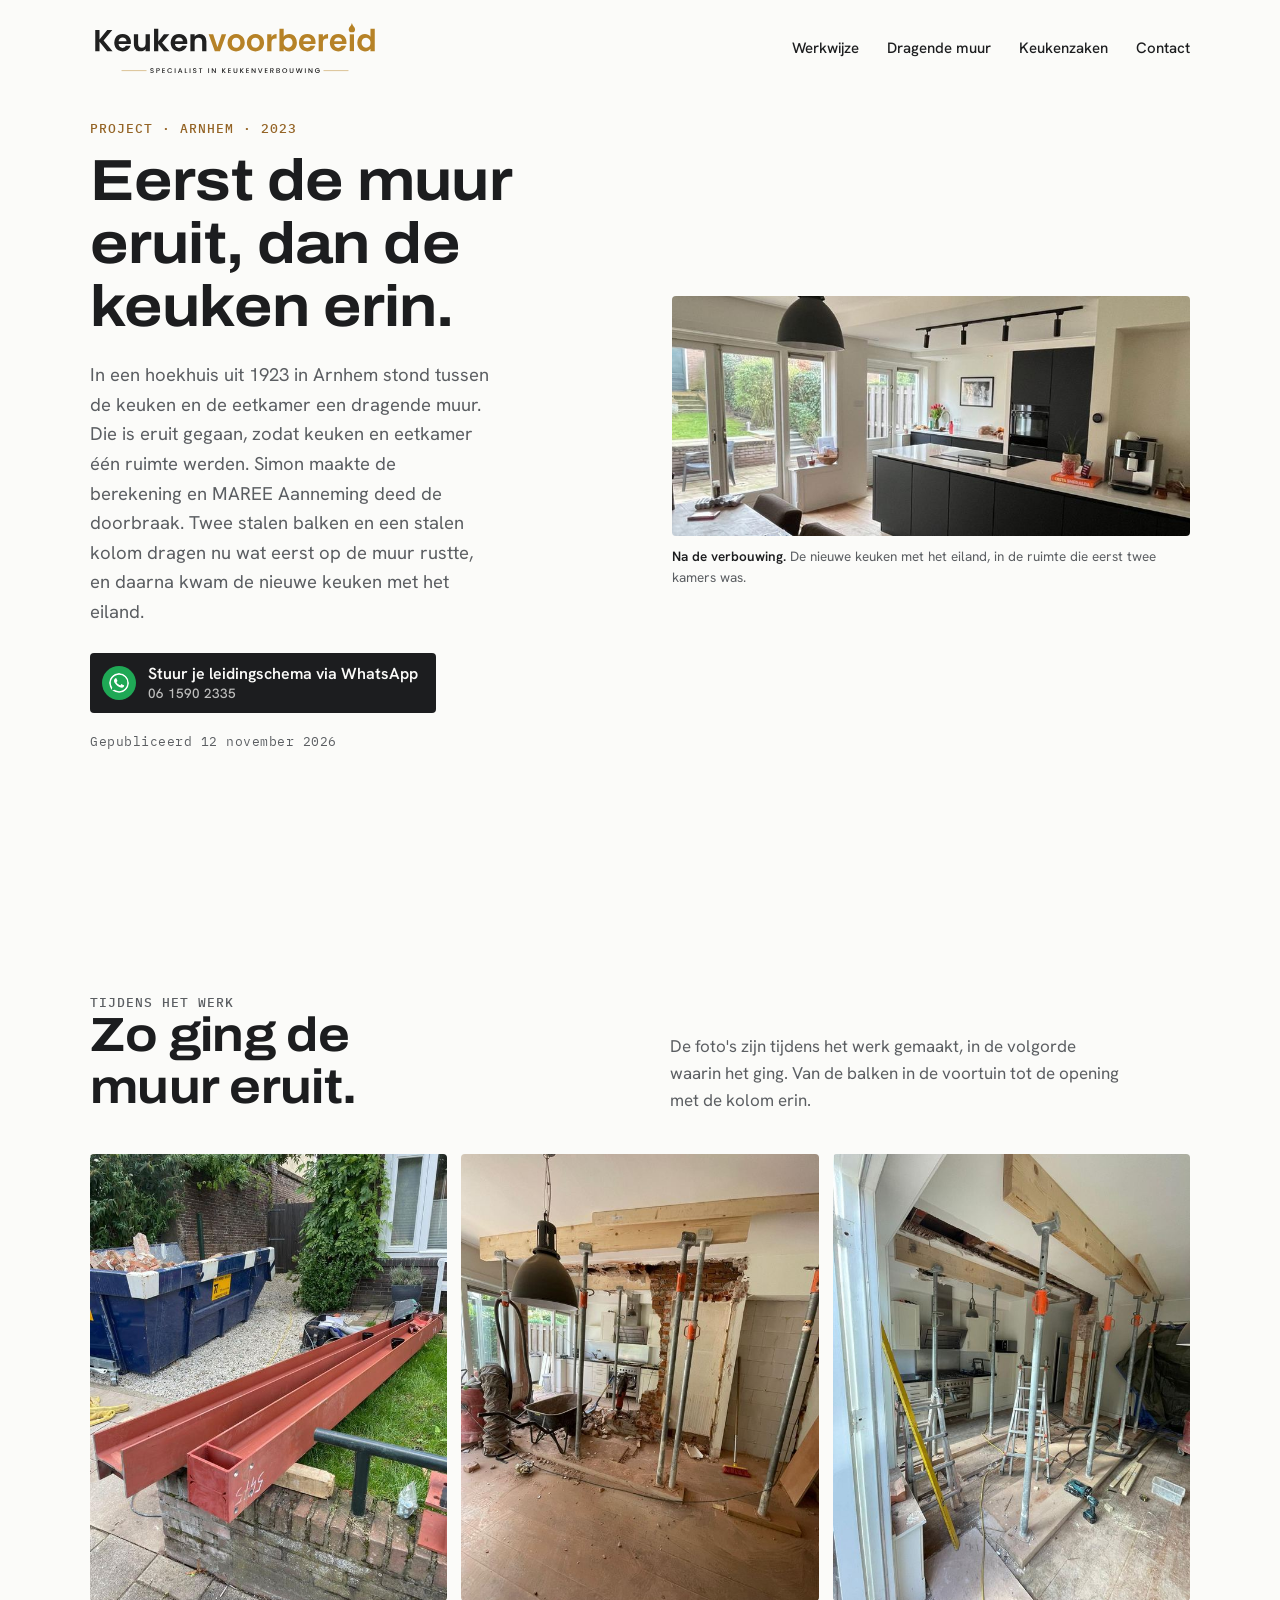
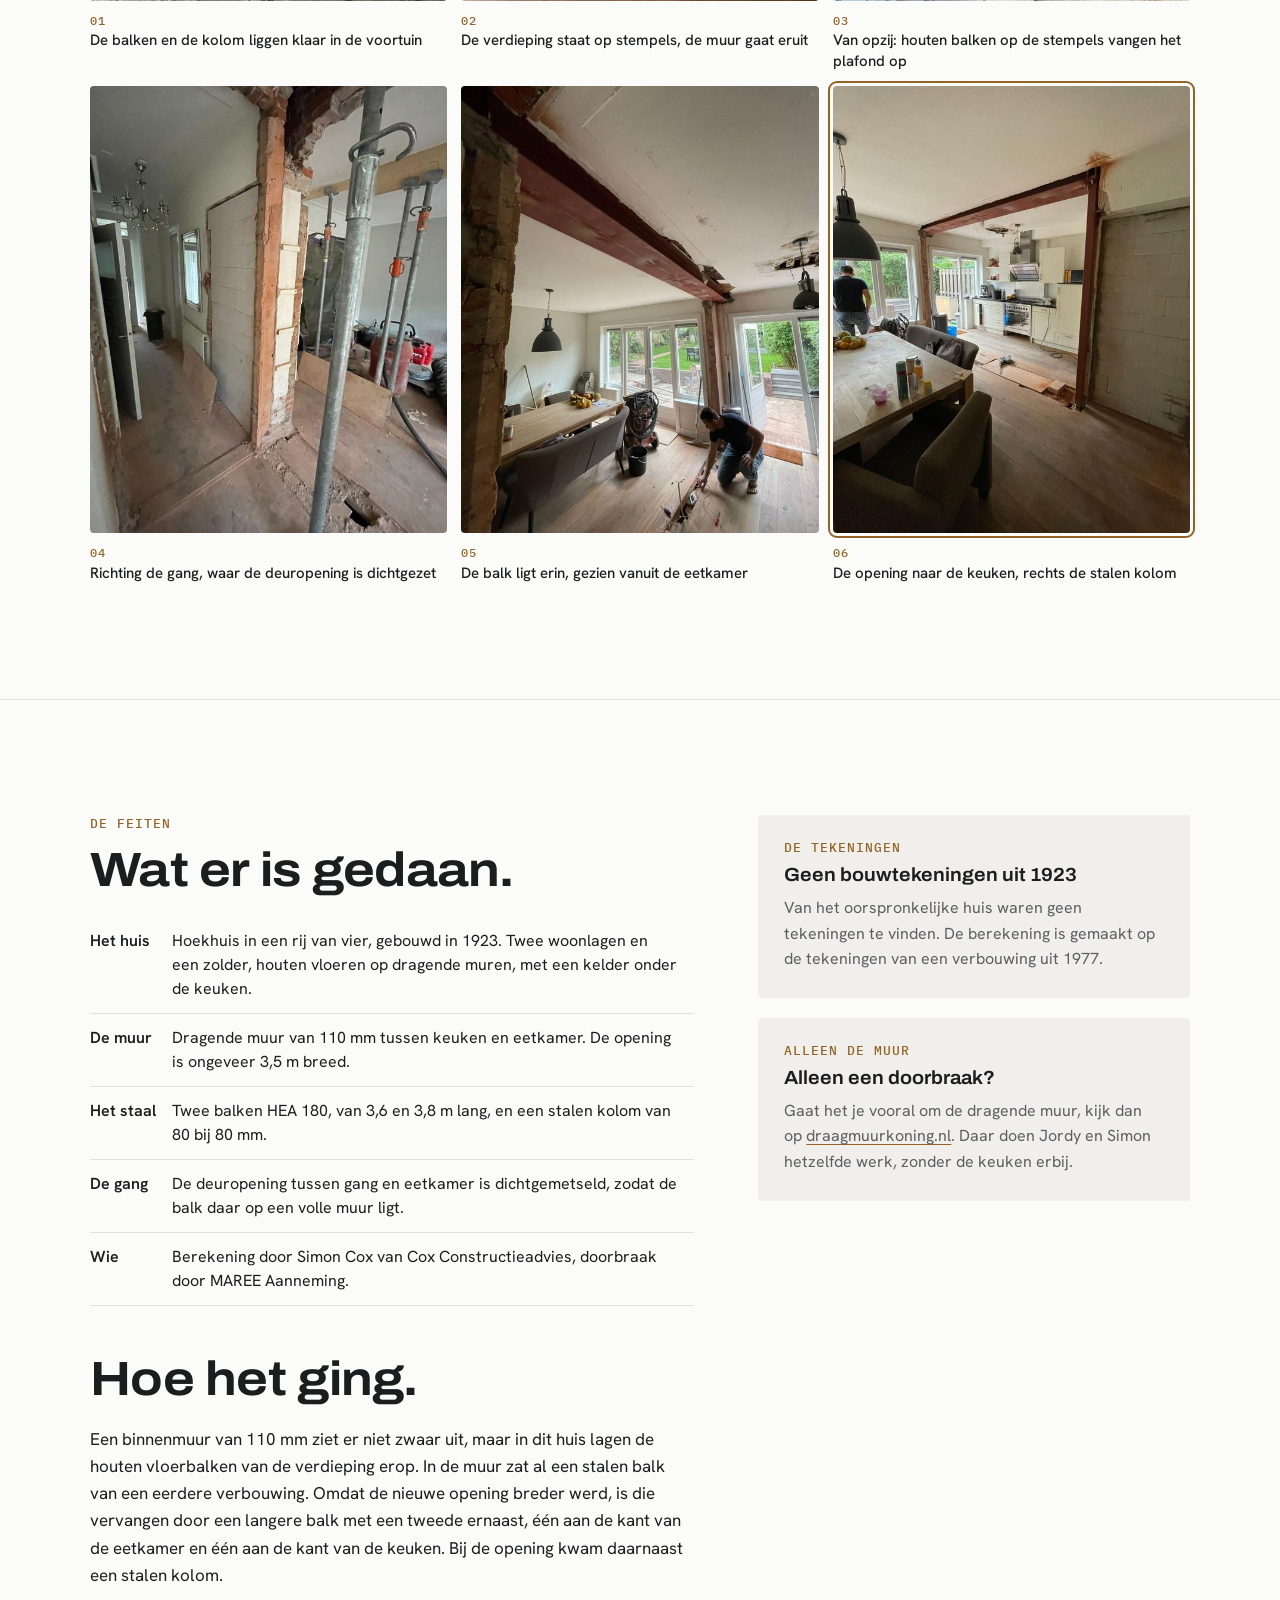
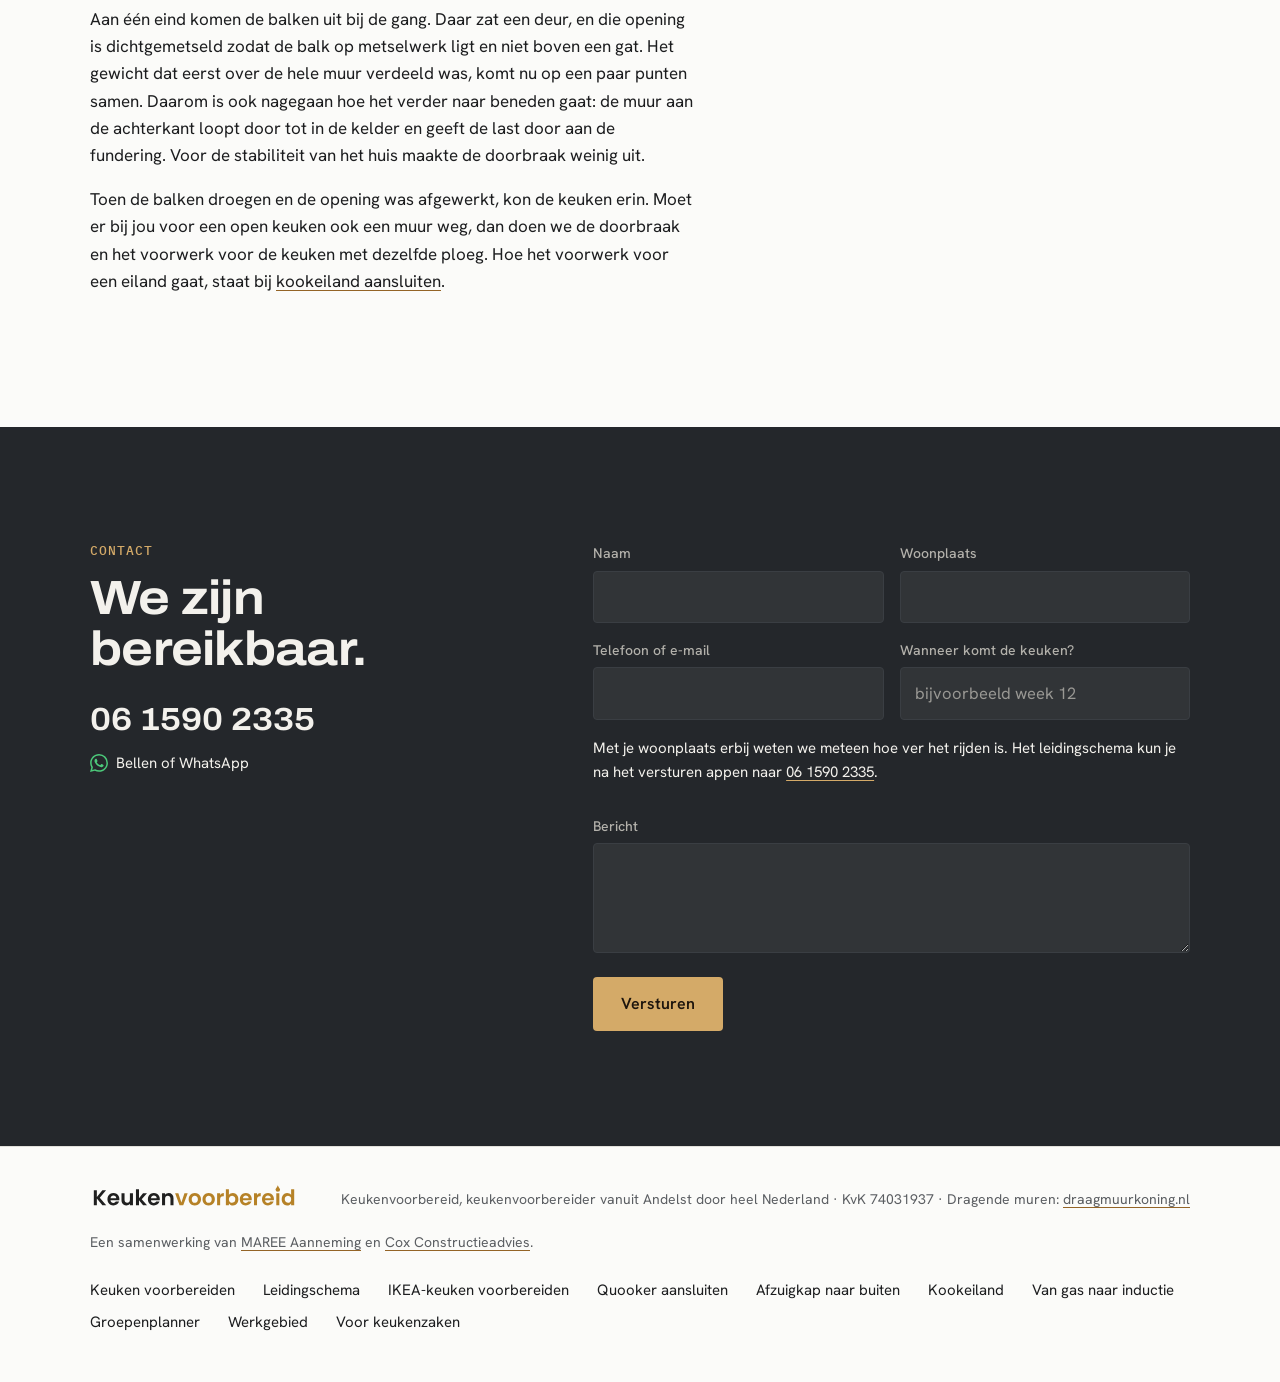
<file: projecten/arnhem/index.html>
<!doctype html>
<html lang="nl">
<head>
<meta charset="utf-8">
<meta name="viewport" content="width=device-width, initial-scale=1">
<title>Arnhem: dragende muur eruit voor een open keuken</title>
<meta name="description" content="In een hoekhuis uit 1923 in Arnhem ging de dragende muur tussen keuken en eetkamer eruit, met twee stalen balken en een kolom. Daarna kwam de keuken met eiland.">
<link rel="canonical" href="https://www.keukenvoorbereid.nl/projecten/arnhem/">
<meta property="og:type" content="article">
<meta property="og:site_name" content="Keukenvoorbereid">
<meta property="og:title" content="Arnhem: eerst de muur eruit, dan de keuken erin">
<meta property="og:description" content="In een hoekhuis uit 1923 in Arnhem ging de dragende muur tussen keuken en eetkamer eruit, met twee stalen balken en een kolom. Daarna kwam de keuken met eiland.">
<meta property="og:locale" content="nl_NL">
<meta property="og:url" content="https://www.keukenvoorbereid.nl/projecten/arnhem/">
<meta property="og:image" content="https://www.keukenvoorbereid.nl/images/projecten/arnhem/12_na_nieuwe_keuken_eiland.jpg">
<meta property="og:image:width" content="1600">
<meta property="og:image:height" content="739">
<meta name="twitter:card" content="summary_large_image">
<link rel="icon" type="image/svg+xml" href="/favicon.svg">
<script type="application/ld+json">
{
  "@context": "https://schema.org",
  "@graph": [
    {
      "@type": "Article",
      "@id": "https://www.keukenvoorbereid.nl/projecten/arnhem/",
      "headline": "Eerst de muur eruit, dan de keuken erin",
      "description": "Een dragende muur tussen keuken en eetkamer in een hoekhuis uit 1923 in Arnhem, vervangen door twee stalen balken en een stalen kolom.",
      "inLanguage": "nl-NL",
      "datePublished": "2026-11-12",
      "dateModified": "2026-11-12",
      "image": "https://www.keukenvoorbereid.nl/images/projecten/arnhem/12_na_nieuwe_keuken_eiland.jpg",
      "isPartOf": {
        "@id": "https://www.keukenvoorbereid.nl/#website"
      },
      "about": {
        "@id": "https://www.keukenvoorbereid.nl/#keukenvoorbereiding"
      },
      "publisher": {
        "@id": "https://www.keukenvoorbereid.nl/#bedrijf"
      },
      "contentLocation": {
        "@type": "Place",
        "name": "Arnhem"
      }
    },
    {
      "@type": "BreadcrumbList",
      "itemListElement": [
        {
          "@type": "ListItem",
          "position": 1,
          "name": "Keukenvoorbereid",
          "item": "https://www.keukenvoorbereid.nl/"
        },
        {
          "@type": "ListItem",
          "position": 2,
          "name": "Project Arnhem",
          "item": "https://www.keukenvoorbereid.nl/projecten/arnhem/"
        }
      ]
    }
  ]
}
</script>
<link rel="preconnect" href="https://fonts.googleapis.com">
<link rel="preconnect" href="https://fonts.gstatic.com" crossorigin>
<link href="https://fonts.googleapis.com/css2?family=Archivo:wdth,wght@100..125,400..800&family=Hanken+Grotesk:wght@400;500;600&family=IBM+Plex+Mono:wght@500&display=swap" rel="stylesheet">
<link rel="stylesheet" href="/css/style.css">
</head>
<body>

<header class="kop">
  <div class="binnen">
    <a href="/"><img src="/images/logo/logo_kv_donker.svg" width="290" height="56" alt="Keukenvoorbereid, specialist in keukenverbouwing"></a>
    <nav class="menu" aria-label="Hoofdmenu">
      <a href="/#werkwijze">Werkwijze</a>
      <a href="/#dragende-muur">Dragende muur</a>
      <a href="/keukenzaken/">Keukenzaken</a>
      <a href="#contact">Contact</a>
    </nav>
    <div class="kop-contact">
      <a class="rond wa" href="https://wa.me/31615902335?text=Hallo%2C%20ik%20wil%20mijn%20keuken%20laten%20voorbereiden.%0A%0AWoonplaats%3A%20%0ALeverdatum%20van%20de%20keuken%3A%20%0A%0AHet%20leidingschema%20stuur%20ik%20hierbij%20mee." aria-label="WhatsApp naar 06 1590 2335"><svg viewBox="0 0 24 24" fill="currentColor" aria-hidden="true"><path d="M17.472 14.382c-.297-.149-1.758-.867-2.03-.967-.273-.099-.471-.148-.67.15-.197.297-.767.966-.94 1.164-.173.199-.347.223-.644.075-.297-.15-1.255-.463-2.39-1.475-.883-.788-1.48-1.761-1.653-2.059-.173-.297-.018-.458.13-.606.134-.133.298-.347.446-.52.149-.174.198-.298.298-.497.099-.198.05-.371-.025-.52-.075-.149-.669-1.612-.916-2.207-.242-.579-.487-.5-.669-.51a12.8 12.8 0 0 0-.57-.01c-.198 0-.52.074-.792.372-.272.297-1.04 1.016-1.04 2.479 0 1.462 1.065 2.875 1.213 3.074.149.198 2.096 3.2 5.077 4.487.709.306 1.262.489 1.694.625.712.227 1.36.195 1.871.118.571-.085 1.758-.719 2.006-1.413.248-.694.248-1.289.173-1.413-.074-.124-.272-.198-.57-.347m-5.421 7.403h-.004a9.87 9.87 0 0 1-5.031-1.378l-.361-.214-3.741.982.998-3.648-.235-.374a9.86 9.86 0 0 1-1.51-5.26c.001-5.45 4.436-9.884 9.888-9.884 2.64 0 5.122 1.03 6.988 2.898a9.825 9.825 0 0 1 2.893 6.994c-.003 5.45-4.437 9.884-9.885 9.884m8.413-18.297A11.815 11.815 0 0 0 12.05 0C5.495 0 .16 5.335.157 11.892c0 2.096.547 4.142 1.588 5.945L.057 24l6.305-1.654a11.882 11.882 0 0 0 5.683 1.448h.005c6.554 0 11.89-5.335 11.893-11.893a11.821 11.821 0 0 0-3.48-8.413Z"/></svg></a>
      <a class="rond bel" href="tel:+31615902335" aria-label="Bel 06 1590 2335"><svg viewBox="0 0 24 24" fill="none" stroke="currentColor" stroke-width="1.8" stroke-linecap="round" stroke-linejoin="round" aria-hidden="true"><path d="M22 16.92v3a2 2 0 0 1-2.18 2 19.79 19.79 0 0 1-8.63-3.07 19.5 19.5 0 0 1-6-6 19.79 19.79 0 0 1-3.07-8.67A2 2 0 0 1 4.11 2h3a2 2 0 0 1 2 1.72c.13.96.36 1.9.7 2.81a2 2 0 0 1-.45 2.11L8.09 9.91a16 16 0 0 0 6 6l1.27-1.27a2 2 0 0 1 2.11-.45c.91.34 1.85.57 2.81.7A2 2 0 0 1 22 16.92z"/></svg></a>
    </div>
  </div>
</header>

<main>

  <section class="opening">
    <div class="binnen">
      <div>
        <p class="maat"><span>project · arnhem · 2023</span></p>
        <h1>Eerst de muur eruit, dan de keuken erin.</h1>
        <p class="intro">In een hoekhuis uit 1923 in Arnhem stond tussen de keuken en de eetkamer een dragende muur. Die is eruit gegaan, zodat keuken en eetkamer één ruimte werden. Simon maakte de berekening en MAREE Aanneming deed de doorbraak. Twee stalen balken en een stalen kolom dragen nu wat eerst op de muur rustte, en daarna kwam de nieuwe keuken met het eiland.</p>
        <a class="knop wa" href="https://wa.me/31615902335?text=Hallo%2C%20ik%20wil%20mijn%20keuken%20laten%20voorbereiden.%0A%0AWoonplaats%3A%20%0ALeverdatum%20van%20de%20keuken%3A%20%0A%0AHet%20leidingschema%20stuur%20ik%20hierbij%20mee."><svg class="ico" viewBox="0 0 24 24" fill="currentColor" aria-hidden="true"><path d="M17.472 14.382c-.297-.149-1.758-.867-2.03-.967-.273-.099-.471-.148-.67.15-.197.297-.767.966-.94 1.164-.173.199-.347.223-.644.075-.297-.15-1.255-.463-2.39-1.475-.883-.788-1.48-1.761-1.653-2.059-.173-.297-.018-.458.13-.606.134-.133.298-.347.446-.52.149-.174.198-.298.298-.497.099-.198.05-.371-.025-.52-.075-.149-.669-1.612-.916-2.207-.242-.579-.487-.5-.669-.51a12.8 12.8 0 0 0-.57-.01c-.198 0-.52.074-.792.372-.272.297-1.04 1.016-1.04 2.479 0 1.462 1.065 2.875 1.213 3.074.149.198 2.096 3.2 5.077 4.487.709.306 1.262.489 1.694.625.712.227 1.36.195 1.871.118.571-.085 1.758-.719 2.006-1.413.248-.694.248-1.289.173-1.413-.074-.124-.272-.198-.57-.347m-5.421 7.403h-.004a9.87 9.87 0 0 1-5.031-1.378l-.361-.214-3.741.982.998-3.648-.235-.374a9.86 9.86 0 0 1-1.51-5.26c.001-5.45 4.436-9.884 9.888-9.884 2.64 0 5.122 1.03 6.988 2.898a9.825 9.825 0 0 1 2.893 6.994c-.003 5.45-4.437 9.884-9.885 9.884m8.413-18.297A11.815 11.815 0 0 0 12.05 0C5.495 0 .16 5.335.157 11.892c0 2.096.547 4.142 1.588 5.945L.057 24l6.305-1.654a11.882 11.882 0 0 0 5.683 1.448h.005c6.554 0 11.89-5.335 11.893-11.893a11.821 11.821 0 0 0-3.48-8.413Z"/></svg><span>Stuur je leidingschema via WhatsApp<small>06 1590 2335</small></span></a>
        <p class="bijgewerkt">Gepubliceerd 12 november 2026</p>
      </div>
      <figure>
        <img src="/images/projecten/arnhem/12_na_nieuwe_keuken_eiland.jpg" srcset="/images/projecten/arnhem/klein/12_na_nieuwe_keuken_eiland.jpg 800w, /images/projecten/arnhem/12_na_nieuwe_keuken_eiland.jpg 1600w" sizes="(max-width: 860px) 100vw, 560px" width="1600" height="739" style="aspect-ratio: auto" alt="Een open keuken met een zwart kookeiland en hoge zwarte kasten, links de tuindeuren.">
        <figcaption class="onderschrift"><b>Na de verbouwing.</b> De nieuwe keuken met het eiland, in de ruimte die eerst twee kamers was.</figcaption>
      </figure>
    </div>
  </section>

  <section class="rauw" id="fotos">
    <div class="binnen">
      <div class="kopregel">
        <div>
          <p class="maat">tijdens het werk</p>
          <h2>Zo ging de muur eruit.</h2>
        </div>
        <p>De foto's zijn tijdens het werk gemaakt, in de volgorde waarin het ging. Van de balken in de voortuin tot de opening met de kolom erin.</p>
      </div>
      <ol class="strook" style="grid-template-columns: repeat(3, minmax(0, 1fr))">
        <li><figure><img src="/images/projecten/arnhem/01_balken_voortuin.jpg" srcset="/images/projecten/arnhem/klein/01_balken_voortuin.jpg 600w, /images/projecten/arnhem/01_balken_voortuin.jpg 1200w" sizes="(max-width: 860px) 66vw, 400px" alt="Twee rood gegronde stalen balken en een kokerprofiel op een muurtje in de voortuin, met een container erachter." width="1200" height="1600" loading="lazy"><figcaption><span class="label">01</span>De balken en de kolom liggen klaar in de voortuin</figcaption></figure></li>
        <li><figure><img src="/images/projecten/arnhem/03_stempels_muur_open.jpg" srcset="/images/projecten/arnhem/klein/03_stempels_muur_open.jpg 600w, /images/projecten/arnhem/03_stempels_muur_open.jpg 1200w" sizes="(max-width: 860px) 66vw, 400px" alt="Stalen stempels met houten balken onder het plafond, de muur naar de keuken is opengehakt." width="1200" height="1600" loading="lazy"><figcaption><span class="label">02</span>De verdieping staat op stempels, de muur gaat eruit</figcaption></figure></li>
        <li><figure><img src="/images/projecten/arnhem/05_stempels_zijaanzicht.jpg" srcset="/images/projecten/arnhem/klein/05_stempels_zijaanzicht.jpg 600w, /images/projecten/arnhem/05_stempels_zijaanzicht.jpg 1200w" sizes="(max-width: 860px) 66vw, 400px" alt="Een rij stempels met houten balken erop, van opzij gezien, met de keuken erachter." width="1200" height="1600" loading="lazy"><figcaption><span class="label">03</span>Van opzij: houten balken op de stempels vangen het plafond op</figcaption></figure></li>
        <li><figure><img src="/images/projecten/arnhem/06_gang_penant.jpg" srcset="/images/projecten/arnhem/klein/06_gang_penant.jpg 600w, /images/projecten/arnhem/06_gang_penant.jpg 1200w" sizes="(max-width: 860px) 66vw, 400px" alt="Kijk richting de gang, met een gemetseld penant, stempels en een dichtgezette deuropening." width="1200" height="1600" loading="lazy"><figcaption><span class="label">04</span>Richting de gang, waar de deuropening is dichtgezet</figcaption></figure></li>
        <li><figure><img src="/images/projecten/arnhem/07_balk_geplaatst_eetkamer.jpg" srcset="/images/projecten/arnhem/klein/07_balk_geplaatst_eetkamer.jpg 600w, /images/projecten/arnhem/07_balk_geplaatst_eetkamer.jpg 1200w" sizes="(max-width: 860px) 66vw, 400px" alt="Een rood gegronde stalen balk onder het plafond van de eetkamer, met een man die op de vloer werkt." width="1200" height="1600" loading="lazy"><figcaption><span class="label">05</span>De balk ligt erin, gezien vanuit de eetkamer</figcaption></figure></li>
        <li><figure><img src="/images/projecten/arnhem/08_balk_geplaatst_naar_keuken.jpg" srcset="/images/projecten/arnhem/klein/08_balk_geplaatst_naar_keuken.jpg 600w, /images/projecten/arnhem/08_balk_geplaatst_naar_keuken.jpg 1200w" sizes="(max-width: 860px) 66vw, 400px" alt="De brede opening van de eetkamer naar de oude keuken, met de stalen balk erboven en rechts de stalen kolom." width="1200" height="1600" loading="lazy"><figcaption><span class="label">06</span>De opening naar de keuken, rechts de stalen kolom</figcaption></figure></li>
      </ol>
    </div>
  </section>

  <section class="artikel" id="de-feiten">
    <div class="binnen raster">
      <div>
        <p class="maat"><span>de feiten</span></p>
        <h2>Wat er is gedaan.</h2>
        <div class="tabel">
          <table>
            <tbody>
              <tr><th scope="row">Het huis</th><td>Hoekhuis in een rij van vier, gebouwd in 1923. Twee woonlagen en een zolder, houten vloeren op dragende muren, met een kelder onder de keuken.</td></tr>
              <tr><th scope="row">De muur</th><td>Dragende muur van 110 mm tussen keuken en eetkamer. De opening is ongeveer 3,5 m breed.</td></tr>
              <tr><th scope="row">Het staal</th><td>Twee balken HEA 180, van 3,6 en 3,8 m lang, en een stalen kolom van 80 bij 80 mm.</td></tr>
              <tr><th scope="row">De gang</th><td>De deuropening tussen gang en eetkamer is dichtgemetseld, zodat de balk daar op een volle muur ligt.</td></tr>
              <tr><th scope="row">Wie</th><td>Berekening door Simon Cox van Cox Constructieadvies, doorbraak door MAREE Aanneming.</td></tr>
            </tbody>
          </table>
        </div>
        <h2 style="margin-top: 48px">Hoe het ging.</h2>
        <p>Een binnenmuur van 110 mm ziet er niet zwaar uit, maar in dit huis lagen de houten vloerbalken van de verdieping erop. In de muur zat al een stalen balk van een eerdere verbouwing. Omdat de nieuwe opening breder werd, is die vervangen door een langere balk met een tweede ernaast, één aan de kant van de eetkamer en één aan de kant van de keuken. Bij de opening kwam daarnaast een stalen kolom.</p>
        <p>Aan één eind komen de balken uit bij de gang. Daar zat een deur, en die opening is dichtgemetseld zodat de balk op metselwerk ligt en niet boven een gat. Het gewicht dat eerst over de hele muur verdeeld was, komt nu op een paar punten samen. Daarom is ook nagegaan hoe het verder naar beneden gaat: de muur aan de achterkant loopt door tot in de kelder en geeft de last door aan de fundering. Voor de stabiliteit van het huis maakte de doorbraak weinig uit.</p>
        <p>Toen de balken droegen en de opening was afgewerkt, kon de keuken erin. Moet er bij jou voor een open keuken ook een muur weg, dan doen we de doorbraak en het voorwerk voor de keuken met dezelfde ploeg. Hoe het voorwerk voor een eiland gaat, staat bij <a href="/kookeiland/">kookeiland aansluiten</a>.</p>
      </div>
      <div class="notities">
        <div class="notitie">
          <span class="label">de tekeningen</span>
          <h3>Geen bouwtekeningen uit 1923</h3>
          <p>Van het oorspronkelijke huis waren geen tekeningen te vinden. De berekening is gemaakt op de tekeningen van een verbouwing uit 1977.</p>
        </div>
        <div class="notitie">
          <span class="label">alleen de muur</span>
          <h3>Alleen een doorbraak?</h3>
          <p>Gaat het je vooral om de dragende muur, kijk dan op <a href="https://www.draagmuurkoning.nl/">draagmuurkoning.nl</a>. Daar doen Jordy en Simon hetzelfde werk, zonder de keuken erbij.</p>
        </div>
      </div>
    </div>
  </section>

  <section class="contact" id="contact">
    <div class="binnen">
      <div class="vlak">
        <div>
          <p class="maat"><span>contact</span></p>
          <h2>We zijn bereikbaar.</h2>
          <p class="nummer"><a href="tel:+31615902335">06 1590 2335</a></p>
          <p class="klein"><a class="wa-link" href="https://wa.me/31615902335?text=Hallo%2C%20ik%20wil%20mijn%20keuken%20laten%20voorbereiden.%0A%0AWoonplaats%3A%20%0ALeverdatum%20van%20de%20keuken%3A%20%0A%0AHet%20leidingschema%20stuur%20ik%20hierbij%20mee."><svg class="ico" viewBox="0 0 24 24" fill="currentColor" aria-hidden="true"><path d="M17.472 14.382c-.297-.149-1.758-.867-2.03-.967-.273-.099-.471-.148-.67.15-.197.297-.767.966-.94 1.164-.173.199-.347.223-.644.075-.297-.15-1.255-.463-2.39-1.475-.883-.788-1.48-1.761-1.653-2.059-.173-.297-.018-.458.13-.606.134-.133.298-.347.446-.52.149-.174.198-.298.298-.497.099-.198.05-.371-.025-.52-.075-.149-.669-1.612-.916-2.207-.242-.579-.487-.5-.669-.51a12.8 12.8 0 0 0-.57-.01c-.198 0-.52.074-.792.372-.272.297-1.04 1.016-1.04 2.479 0 1.462 1.065 2.875 1.213 3.074.149.198 2.096 3.2 5.077 4.487.709.306 1.262.489 1.694.625.712.227 1.36.195 1.871.118.571-.085 1.758-.719 2.006-1.413.248-.694.248-1.289.173-1.413-.074-.124-.272-.198-.57-.347m-5.421 7.403h-.004a9.87 9.87 0 0 1-5.031-1.378l-.361-.214-3.741.982.998-3.648-.235-.374a9.86 9.86 0 0 1-1.51-5.26c.001-5.45 4.436-9.884 9.888-9.884 2.64 0 5.122 1.03 6.988 2.898a9.825 9.825 0 0 1 2.893 6.994c-.003 5.45-4.437 9.884-9.885 9.884m8.413-18.297A11.815 11.815 0 0 0 12.05 0C5.495 0 .16 5.335.157 11.892c0 2.096.547 4.142 1.588 5.945L.057 24l6.305-1.654a11.882 11.882 0 0 0 5.683 1.448h.005c6.554 0 11.89-5.335 11.893-11.893a11.821 11.821 0 0 0-3.48-8.413Z"/></svg>Bellen of WhatsApp</a></p>
        </div>
        <form action="https://api.web3forms.com/submit" method="POST">
          <input type="hidden" name="access_key" value="f3d34821-c289-4e35-9834-771f04f0c74a">
          <input type="hidden" name="redirect" value="https://www.keukenvoorbereid.nl/bedankt/">
          <input type="hidden" name="subject" value="Aanvraag via keukenvoorbereid.nl (project Arnhem)">
          <input type="checkbox" name="botcheck" tabindex="-1" autocomplete="off" style="display:none" aria-hidden="true">
          <div><label for="naam">Naam</label><input id="naam" name="naam" required autocomplete="name"></div>
          <div><label for="plaats">Woonplaats</label><input id="plaats" name="plaats" required autocomplete="address-level2"></div>
          <div><label for="bereik">Telefoon of e-mail</label><input id="bereik" name="bereik" required></div>
          <div><label for="levering">Wanneer komt de keuken?</label><input id="levering" name="levering" placeholder="bijvoorbeeld week 12"></div>
          <p class="heel klein">Met je woonplaats erbij weten we meteen hoe ver het rijden is. Het leidingschema kun je na het versturen appen naar <a href="https://wa.me/31615902335?text=Hallo%2C%20ik%20heb%20net%20het%20formulier%20op%20keukenvoorbereid.nl%20ingevuld.%20Hierbij%20het%20leidingschema%20van%20de%20keukenzaak.">06 1590 2335</a>.</p>
          <div class="heel"><label for="bericht">Bericht</label><textarea id="bericht" name="bericht"></textarea></div>
          <button type="submit">Versturen</button>
        </form>
      </div>
    </div>
  </section>

</main>

<footer>
  <div class="binnen">
    <img src="/images/logo/logo_kv_wordmerk_donker.svg" width="207" height="32" alt="Keukenvoorbereid">
    <p>Keukenvoorbereid, keukenvoorbereider vanuit Andelst door heel Nederland · KvK 74031937 · Dragende muren: <a href="https://www.draagmuurkoning.nl/">draagmuurkoning.nl</a></p>
    <p>Een samenwerking van <a href="https://www.aannemingmaree.nl/">MAREE Aanneming</a> en <a href="https://www.coxadvies.nl/">Cox Constructieadvies</a>.</p>
    <nav class="voetmenu" aria-label="Meer lezen">
      <a href="/keuken-voorbereiden/">Keuken voorbereiden</a>
      <a href="/leidingschema/">Leidingschema</a>
      <a href="/ikea-keuken-voorbereiden/">IKEA-keuken voorbereiden</a>
      <a href="/quooker-aansluiten/">Quooker aansluiten</a>
      <a href="/afzuigkap-naar-buiten/">Afzuigkap naar buiten</a>
      <a href="/kookeiland/">Kookeiland</a>
      <a href="/van-gas-naar-inductie/">Van gas naar inductie</a>
      <a href="/groepen-keuken/">Groepenplanner</a>
      <a href="/werkgebied/">Werkgebied</a>
      <a href="/keukenzaken/">Voor keukenzaken</a>
    </nav>
  </div>
</footer>

<script data-goatcounter="https://keukenvoorbereid.goatcounter.com/count" async src="https://gc.zgo.at/count.js"></script>
  <script src="/js/klik.js" defer></script>
  <script src="/js/appknop.js" defer></script>
</body>
</html>
</file>
<file: css/style.css>
/* Stijl A, licht en strak (2026-11-12). Banden wisselen tussen licht en donker;
     .diep, .muur en .contact zetten de kleuren om naar de donkere band. */
  :root {
    --bg: #FBFBF9;
    --surface: #F0EFEB;
    --papier: #FFFFFF;
    --ink: #1C1D1F;
    --muted: #5B5E62;
    --line: #E1E0DB;
    --accent: #946426;
    --veld: #FFFFFF;
    --deep: #24272B;
    --deep-ink: #F3F1EC;
    --deep-muted: #B3B1AB;
    --deep-line: #3A3E43;
    --accent-on-deep: #D4AA68;
    --op-foto: #E6C48F;
    --wa: #1FA855;
    --display: "Archivo", "Arial Narrow", Arial, sans-serif;
    --body: "Hanken Grotesk", "Segoe UI", Helvetica, Arial, sans-serif;
    --mono: "IBM Plex Mono", ui-monospace, Consolas, monospace;
    --breed: 1180px;
    --rand: clamp(16px, 4vw, 40px);
    --band: clamp(64px, 9vw, 120px);
    color-scheme: light;
  }

  * { box-sizing: border-box; }
  html { -webkit-text-size-adjust: 100%; scroll-behavior: smooth; }
  @media (prefers-reduced-motion: reduce) { html { scroll-behavior: auto; } * { transition: none !important; } }
  body {
    margin: 0;
    background: var(--bg);
    color: var(--ink);
    font-family: var(--body);
    font-size: 17px;
    line-height: 1.6;
    -webkit-font-smoothing: antialiased;
  }
  img { display: block; max-width: 100%; height: auto; }
  a { color: inherit; text-decoration-color: var(--accent); text-underline-offset: 3px; }
  a:hover { color: var(--accent); }
  a:focus-visible, button:focus-visible, input:focus-visible, textarea:focus-visible { outline: 2px solid var(--accent); outline-offset: 3px; }

  .binnen { max-width: var(--breed); margin: 0 auto; padding: 0 var(--rand); }
  .binnen > *, .raster > * { min-width: 0; }

  /* donkere band: dezelfde regels, andere kleuren */
  .diep, .muur, .contact {
    --surface: rgba(255,255,255,.05);
    --papier: rgba(255,255,255,.04);
    --ink: var(--deep-ink);
    --muted: var(--deep-muted);
    --line: var(--deep-line);
    --accent: var(--accent-on-deep);
    --veld: rgba(255,255,255,.06);
    background: var(--deep);
    color: var(--ink);
    color-scheme: dark;
  }

  /* labels in mono */
  .maat, .label, .notitie .label, .keuze legend, .tabel thead th {
    font-family: var(--mono); font-size: 12.5px; font-weight: 500; line-height: 1.3;
    letter-spacing: .08em; text-transform: uppercase; color: var(--accent);
  }
  .maat { display: block; margin: 0 0 14px; }

  h1, h2, h3 { font-family: var(--display); font-stretch: 112%; font-weight: 680; letter-spacing: -.015em; line-height: 1.08; margin: 0; text-wrap: balance; }
  h1 { font-size: clamp(36px, 4.6vw, 58px); }
  h2 { font-size: clamp(30px, 4vw, 48px); }
  h3 { font-size: 19px; font-stretch: 105%; font-weight: 640; letter-spacing: 0; line-height: 1.25; }
  p { margin: 0 0 1em; }

  .onderschrift { font-size: 13.5px; line-height: 1.55; color: var(--muted); margin-top: 10px; }
  .onderschrift b { color: var(--ink); font-weight: 600; }

  /* kop */
  header.kop { padding: 20px 0; }
  header.kop .binnen { display: flex; align-items: center; justify-content: space-between; gap: 24px; }
  header.kop img { height: 56px; width: auto; }
  nav.menu { display: flex; gap: 28px; font-size: 15px; font-weight: 500; }
  nav.menu a { text-decoration: none; }
  nav.menu a:hover { text-decoration: underline; }
  .kop-contact { display: flex; gap: 8px; flex: none; }
  .kop-contact .rond {
    display: grid; place-items: center;
    width: 44px; height: 44px; border-radius: 50%; text-decoration: none;
    border: 1px solid var(--line); color: var(--ink); background: var(--papier);
  }
  .kop-contact .rond svg { width: 20px; height: 20px; }
  .kop-contact .wa svg { color: var(--wa); }
  .kop-contact .bel svg { width: 18px; height: 18px; }
  .kop-contact .rond:hover { color: var(--ink); border-color: var(--accent); }
  /* homepage: de kop ligt over de foto */
  header.kop.over-foto { position: absolute; inset: 0 0 auto; z-index: 5; color: #fff; }
  .over-foto nav.menu a { opacity: .92; }
  .over-foto nav.menu a:hover { opacity: 1; color: #fff; text-decoration-color: var(--op-foto); }
  .over-foto .kop-contact .rond { background: rgba(255,255,255,.1); border-color: rgba(255,255,255,.45); color: #fff; }
  .over-foto .kop-contact .wa svg { color: #fff; }
  .over-foto .kop-contact .rond:hover { color: #fff; border-color: #fff; }

  /* opening van een subpagina */
  .opening { padding: 24px 0 var(--band); }
  .opening .binnen {
    display: grid; grid-template-columns: 1fr 1fr; gap: clamp(32px, 5vw, 64px); align-items: center;
  }
  .opening h1 { margin-bottom: 22px; }
  .opening .intro { font-size: 18.5px; max-width: 40ch; color: var(--muted); }
  .opening figure { margin: 0; }
  .opening figure img { width: 100%; aspect-ratio: 4 / 3; object-fit: cover; object-position: 50% 60%; border-radius: 4px; }

  /* opening van de homepage: foto over de volle breedte */
  .opening.foto {
    position: relative; min-height: 680px; padding: 0;
    display: flex; align-items: flex-end; color: #fff; overflow: hidden; background: #2a2c2e;
  }
  .opening.foto picture, .opening.foto picture img { position: absolute; inset: 0; width: 100%; height: 100%; }
  .opening.foto picture img { object-fit: cover; object-position: 50% 55%; border-radius: 0; aspect-ratio: auto; }
  .opening.foto .kopvideo { position: absolute; inset: 0; width: 100%; height: 100%; object-fit: cover; object-position: 50% 55%; opacity: 0; transition: opacity .8s ease; }
  .opening.foto .kopvideo.speelt { opacity: 1; }
  .opening.foto.video-speelt .fotonoot { display: none; }
  @media (max-width: 860px), (prefers-reduced-motion: reduce) { .opening.foto .kopvideo { display: none; } }
  .opening.foto::after { content: ""; position: absolute; inset: 0; background:
    linear-gradient(180deg, rgba(14,15,16,.55) 0%, rgba(14,15,16,0) 22%),
    linear-gradient(0deg, rgba(14,15,16,.86) 0%, rgba(14,15,16,.55) 38%, rgba(14,15,16,0) 70%); }
  .opening.foto .binnen {
    position: relative; z-index: 2; width: 100%; padding-top: 140px; padding-bottom: 56px;
    grid-template-columns: minmax(0, 1fr) auto; gap: 40px; align-items: end;
  }
  .opening.foto .tekst { max-width: 740px; }
  .opening.foto h1 { font-size: clamp(38px, 6.4vw, 76px); }
  .opening.foto .intro { max-width: 54ch; color: rgba(255,255,255,.9); }
  .knoppen { display: flex; flex-wrap: wrap; align-items: center; gap: 14px 22px; margin-top: 8px; }
  .knoppen .tweede { color: rgba(255,255,255,.92); font-size: 15.5px; }
  .knoppen .tweede a { text-decoration-color: var(--op-foto); }
  .knoppen .tweede a:hover { color: #fff; }
  .zonder-schema { margin-top: 16px; font-size: 15px; color: rgba(255,255,255,.8); }
  .fotonoot { max-width: 300px; margin: 0; font-size: 13px; line-height: 1.5; color: rgba(255,255,255,.78); border-left: 2px solid var(--op-foto); padding-left: 12px; }
  .fotonoot b { color: #fff; font-weight: 600; }
  .alleen-smal { display: none; }

  /* knoppen */
  .knop {
    display: inline-flex; align-items: center; gap: 12px; margin-top: 8px;
    background: var(--ink); color: var(--bg);
    font-size: 16px; font-weight: 600; line-height: 1.3; text-decoration: none;
    padding: 13px 20px; border-radius: 4px; transition: background-color .2s ease;
  }
  .knop:hover { background: #000; color: var(--bg); }
  .knop small { display: block; font-size: 13.5px; font-weight: 500; opacity: .72; }
  .knop.wa { padding: 11px 18px 11px 12px; }
  .knop.wa .ico { width: 34px; height: 34px; flex: none; padding: 7px; border-radius: 50%; background: var(--wa); color: #fff; }
  /* op de foto: lichte knop */
  .opening.foto .knop { background: #FBFBF9; color: #1C1D1F; margin-top: 0; }
  .opening.foto .knop:hover { background: #fff; color: #1C1D1F; }
  .opening.foto .knop small { color: #5B5E62; opacity: 1; }
  .tweede-ingang { margin: 16px 0 0 2px; font-size: 15.5px; color: var(--muted); }
  .tweede-ingang a { color: var(--ink); font-weight: 500; }
  .wa-link { display: inline-flex; align-items: center; gap: 8px; text-decoration: none; }
  .wa-link .ico { width: 18px; height: 18px; flex: none; color: var(--wa); }
  a.verder-link { font-weight: 600; color: var(--ink); text-decoration-color: var(--accent); text-decoration-thickness: 2px; }
  a.verder-link:hover { color: var(--accent); }

  /* van ruw naar af (homepage) */
  .rauw { padding: var(--band) 0; }
  .rauw .kopregel { display: grid; grid-template-columns: minmax(0, 1fr) minmax(0, 1fr); gap: 24px 60px; align-items: end; margin-bottom: 40px; }
  .rauw .kopregel p { max-width: 46ch; margin: 0; color: var(--muted); }
  .strook { list-style: none; margin: 0; padding: 0; display: grid; grid-template-columns: repeat(4, minmax(0, 1fr)); gap: 14px; }
  .strook figure { margin: 0; display: grid; gap: 12px; }
  .strook img { width: 100%; aspect-ratio: 4 / 5; object-fit: cover; border-radius: 4px; }
  .strook figcaption { display: grid; gap: 2px; font-size: 15px; font-weight: 500; line-height: 1.4; }
  .strook figcaption .label { font-size: 12px; }
  .strook li:last-child img { outline: 2px solid var(--accent); outline-offset: 3px; }
  .rauw .uitleg { display: grid; grid-template-columns: minmax(0, 5fr) minmax(0, 7fr); gap: 24px clamp(32px, 6vw, 80px); margin-top: clamp(48px, 6vw, 72px); padding-top: 32px; border-top: 1px solid var(--line); }
  .rauw .uitleg h3 { font-size: clamp(22px, 2.2vw, 28px); }
  .rauw .uitleg p { max-width: 58ch; }

  /* genummerde lijst: nummers in mono */
  ol.stappen { list-style: none; margin: 0; padding: 0; counter-reset: stap; border-bottom: 1px solid var(--line); }
  ol.stappen li {
    counter-increment: stap;
    display: grid; grid-template-columns: 52px minmax(0, 1fr); gap: 6px;
    padding: 18px 0; border-top: 1px solid var(--line);
  }
  ol.stappen li::before {
    content: counter(stap, decimal-leading-zero); font-family: var(--mono); font-size: 14px; color: var(--accent); padding-top: 3px;
  }
  ol.stappen b { font-weight: 600; }

  /* notitie en kader */
  .notities { display: grid; gap: 20px; }
  .notitie { background: var(--surface); border-radius: 4px; padding: 24px 26px 26px; }
  .notitie .label { display: block; margin-bottom: 8px; }
  .notitie h3 { margin-bottom: 8px; }
  .notitie p { margin: 0; font-size: 16px; color: var(--muted); }

  /* hoe het begint (homepage, donker) */
  .start { padding: var(--band) 0; }
  .start .raster { display: grid; grid-template-columns: minmax(0, 7fr) minmax(0, 5fr); gap: clamp(32px, 6vw, 80px); align-items: start; }
  .start h2 { margin-bottom: 34px; }
  .start ol.stappen li { font-size: 17.5px; padding: 20px 0; }
  .start .kader { border: 1px solid var(--line); border-top: 3px solid var(--accent); padding: 26px; margin-bottom: 24px; }
  .start .kader .label { display: block; margin-bottom: 10px; }
  .start .kader p { margin: 0; }
  .start .zij p { color: var(--muted); max-width: 46ch; }
  .start .zij a.verder-link { color: var(--ink); }

  /* werkwijze */
  .werk { padding: var(--band) 0; border-top: 1px solid var(--line); }
  .werk .kopregel { margin-bottom: 44px; max-width: 760px; }
  .werk .kopregel h2 { margin-bottom: 14px; }
  .werk .kopregel p:not(.maat) { max-width: 54ch; margin: 0; color: var(--muted); }
  .werk .raster { display: grid; grid-template-columns: 7fr 5fr; gap: clamp(28px, 5vw, 64px); align-items: start; }
  /* homepage: zes stappen in drie kolommen */
  .stappen6 { list-style: none; margin: 0; padding: 0; counter-reset: s; display: grid; grid-template-columns: repeat(3, minmax(0, 1fr)); gap: 0 40px; }
  .stappen6 li { counter-increment: s; padding: 26px 0 30px; border-top: 1px solid var(--line); display: grid; gap: 10px; align-content: start; }
  .stappen6 li::before { content: counter(s, decimal-leading-zero); font-family: var(--mono); font-size: 14px; color: var(--accent); }
  .stappen6 p { color: var(--muted); font-size: 16px; margin: 0; }
  .tips { display: grid; grid-template-columns: repeat(2, minmax(0, 1fr)); gap: 20px; margin-top: 36px; }

  /* op verzoek (homepage) */
  .verzoek { padding: var(--band) 0; }
  .verzoek .raster { display: grid; grid-template-columns: minmax(0, 1fr) minmax(0, 1fr); gap: clamp(32px, 6vw, 80px); align-items: center; }
  .verzoek h2 { margin-bottom: 20px; }
  .verzoek .verder { color: var(--muted); max-width: 52ch; }
  .verzoek dl { margin: 22px 0 0; }
  .verzoek dt { font-weight: 600; margin-top: 18px; }
  .verzoek dt:first-child { margin-top: 0; }
  .verzoek dd { margin: 2px 0 0; color: var(--muted); max-width: 52ch; }
  .verzoek figure { margin: 0; }
  .verzoek figure img { width: 100%; aspect-ratio: 4 / 5; object-fit: cover; border-radius: 4px; }

  /* dragende muur (donker) */
  .muur { padding: var(--band) 0; }
  .muur .raster { display: grid; grid-template-columns: minmax(0, 1fr) minmax(0, 1fr); gap: clamp(32px, 6vw, 80px); align-items: center; }
  .muur h2 { margin-bottom: 22px; }
  .muur p { max-width: 46ch; }
  .muur p + p { color: var(--muted); }
  .muur a.site { color: var(--accent); font-weight: 600; }
  .muur .fotos { display: grid; grid-template-columns: 1fr 1fr; gap: 14px; }
  .muur figure { margin: 0; }
  .muur img { width: 100%; aspect-ratio: 4 / 5; object-fit: cover; border-radius: 4px; }
  .muur .fotos img { aspect-ratio: 3 / 4; }

  /* subpagina keukenzaken: twee kolommen met een lijn ertussen */
  .begin { padding: var(--band) 0 40px; }
  .begin .raster { display: grid; grid-template-columns: 1fr 1fr; gap: clamp(28px, 5vw, 64px); }
  .begin h2 { margin-bottom: 20px; }
  .begin p:not(.maat) { color: var(--muted); max-width: 52ch; }
  .begin .zaken { border-left: 1px solid var(--line); padding-left: clamp(20px, 3vw, 44px); }

  /* keukenzaken (homepage) */
  .zakenblok { background: var(--surface); padding: clamp(48px, 7vw, 80px) 0; }
  .zakenblok .raster { display: grid; grid-template-columns: minmax(0, 5fr) minmax(0, 7fr); gap: clamp(24px, 5vw, 64px); align-items: center; }
  .zakenblok h2 { font-size: clamp(26px, 3vw, 36px); }
  .zakenblok p:not(.maat) { max-width: 52ch; }
  .zakenblok .raster > div:last-child p:last-child { margin: 0; }
  .ph { font-size: .85em; background: #F0E3C8; padding: 1px 5px; border-radius: 2px; -webkit-box-decoration-break: clone; box-decoration-break: clone; }

  /* wie we zijn */
  .wie { padding: var(--band) 0; }
  .wie h2 { margin-bottom: 40px; }
  .wie .team { display: grid; grid-template-columns: repeat(2, minmax(0, 1fr)); gap: 40px; }
  .wie .lid { display: grid; grid-template-columns: 140px minmax(0, 1fr); gap: 22px; align-items: start; }
  .wie .lid img { width: 140px; height: 170px; object-fit: cover; border-radius: 4px; }
  .wie .lid p { font-size: 16px; color: var(--muted); margin: 0; }
  .wie .lid .rol { font-family: var(--mono); font-size: 12.5px; letter-spacing: .04em; color: var(--accent); margin: 6px 0 10px; }
  .wie .lid .rol a { color: inherit; }

  /* contact (donker) */
  .contact { padding: var(--band) 0; }
  .contact .vlak { display: grid; grid-template-columns: minmax(0, 5fr) minmax(0, 7fr); gap: clamp(32px, 6vw, 80px); }
  .contact h2 { margin-bottom: 18px; }
  .contact .vlak > div p:not(.maat):not(.nummer) { color: var(--muted); }
  .contact .vlak > div a { color: var(--ink); }
  .contact .nummer { font-family: var(--display); font-stretch: 110%; font-size: 32px; font-weight: 650; margin: 8px 0 6px; }
  .contact .nummer a { text-decoration: none; }
  .contact .klein { font-size: 15px; }
  .contact .wa-link .ico { color: #4CC97A; }
  form { display: grid; grid-template-columns: repeat(2, minmax(0, 1fr)); gap: 16px; }
  form .heel { grid-column: 1 / -1; }
  label { display: block; font-size: 14px; font-weight: 500; color: var(--muted); margin-bottom: 6px; }
  input, textarea {
    width: 100%; font: inherit; font-size: 16.5px; color: var(--ink);
    background: var(--veld); border: 1px solid var(--line); border-radius: 4px; padding: 12px 14px;
  }
  input:focus, textarea:focus { outline: 2px solid var(--accent); outline-offset: 1px; }
  input::placeholder, textarea::placeholder { color: var(--muted); opacity: .8; }
  textarea { min-height: 110px; resize: vertical; }
  input[type="file"] { padding: 9px; font-size: 14px; }
  form button {
    grid-column: 1 / -1; justify-self: start; border: 0; cursor: pointer;
    background: var(--ink); color: var(--bg);
    font: inherit; font-size: 16px; font-weight: 600; padding: 14px 28px; border-radius: 4px;
  }
  form button:hover { background: #000; }
  .contact form button { background: var(--accent-on-deep); color: #1d150d; }
  .contact form button:hover { background: #E0BC80; }

  /* onderwerppagina's */
  .bijgewerkt { font-family: var(--mono); font-size: 12.5px; letter-spacing: .04em; color: var(--muted); margin-top: 18px; }
  .artikel { padding: var(--band) 0; border-top: 1px solid var(--line); }
  .artikel .raster { display: grid; grid-template-columns: 7fr 5fr; gap: clamp(28px, 5vw, 64px); align-items: start; }
  .artikel h2 { margin-bottom: 20px; }
  .artikel p { max-width: 62ch; }
  .artikel figure { margin: 0; }
  .artikel figure img { width: 100%; aspect-ratio: 4 / 3; object-fit: cover; border-radius: 4px; }
  .drieluik { display: grid; grid-template-columns: repeat(3, 1fr); gap: 14px; margin-top: 28px; }
  .tabel { overflow-x: auto; margin: 4px 0 14px; }
  .tabel table { width: 100%; border-collapse: collapse; font-size: 16px; line-height: 1.5; }
  .tabel th, .tabel td { text-align: left; vertical-align: top; padding: 12px 16px 12px 0; border-bottom: 1px solid var(--line); }
  .tabel thead th { font-size: 12px; border-bottom: 1px solid var(--ink); }
  .tabel tbody th { font-weight: 600; white-space: nowrap; }
  .bron { font-size: 14.5px; color: var(--muted); max-width: 62ch; }
  .schema-plek {
    display: grid; place-items: center; aspect-ratio: 4 / 3; max-width: 100%;
    background: var(--papier); border: 1px dashed var(--accent); border-radius: 4px; padding: 24px; text-align: center;
  }
  /* schets in de stijl van een leidingschema, punten in het accent */
  .tekening { background: var(--papier); border: 1px solid var(--line); border-radius: 4px; padding: 14px; }
  .tekening svg { display: block; width: 100%; height: auto; }
  .tekening .lijn { fill: none; stroke: var(--ink); stroke-width: 1.5; }
  .tekening .dun { fill: none; stroke: var(--muted); stroke-width: 1; }
  .tekening .stip { fill: none; stroke: var(--muted); stroke-width: 1; stroke-dasharray: 4 3; }
  .tekening .zone { fill: url(#arcering); stroke: var(--accent); stroke-width: 1; stroke-dasharray: 4 3; }
  .tekening .arceerlijn { stroke: var(--accent); stroke-width: .8; opacity: .45; }
  .tekening .punt { fill: var(--accent); }
  .tekening .punt-lijn { fill: var(--papier); stroke: var(--accent); stroke-width: 2; }
  .tekening .punt-stip { fill: var(--papier); stroke: var(--accent); stroke-width: 1.5; stroke-dasharray: 3 2; }
  .tekening text { font-family: var(--body); font-size: 12px; fill: var(--muted); }
  .tekening text.sterk { fill: var(--ink); }
  .tekening text.goud { fill: var(--accent); }
  .legenda { list-style: none; margin: 12px 0 0; padding: 12px 0 0; border-top: 1px solid var(--line); display: grid; grid-template-columns: repeat(auto-fill, minmax(200px, 1fr)); gap: 4px 16px; font-size: 13.5px; line-height: 1.5; color: var(--muted); }
  .legenda li { display: grid; grid-template-columns: 3.4em 1fr; }
  .legenda b { font-family: var(--mono); font-weight: 500; color: var(--accent); }

  /* vragen */
  .vragen { padding: var(--band) 0; border-top: 1px solid var(--line); }
  .vragen h2 { margin-bottom: 40px; }
  .vragen .lijst { display: grid; grid-template-columns: repeat(2, minmax(0, 1fr)); gap: 0 48px; }
  .vragen .lijst > div { border-top: 1px solid var(--line); padding: 24px 0 28px; }
  .vragen h3 { margin-bottom: 8px; }
  .vragen .lijst p { margin: 0; font-size: 16.5px; color: var(--muted); max-width: 52ch; }
  .vragen .lijst p + p { margin-top: .8em; }
  .vragen p.bron { margin-top: 28px; max-width: none; }

  /* groepenplanner: een div en geen form, want form is hier een raster van twee kolommen */
  .planner { background: var(--surface); padding: var(--band) 0; }
  .planner .kopregel { margin-bottom: 36px; }
  .planner .kopregel h2 { margin-bottom: 14px; }
  .planner .kopregel p:not(.maat) { max-width: 54ch; margin: 0; color: var(--muted); }
  .planner .raster { display: grid; grid-template-columns: 7fr 5fr; gap: clamp(28px, 5vw, 64px); align-items: start; }
  .keuze fieldset { border: 0; margin: 0 0 28px; padding: 0; min-width: 0; }
  .keuze legend { padding: 0; margin-bottom: 10px; }
  .keuze .opties { border-top: 1px solid var(--ink); }
  .keuze .twee { display: grid; grid-template-columns: 1fr 1fr; column-gap: 28px; }
  .keuze label.optie {
    display: grid; grid-template-columns: 22px 1fr; gap: 10px; align-items: start;
    margin: 0; padding: 12px 0; border-bottom: 1px solid #D6D4CE;
    font-size: 16.5px; font-weight: 400; line-height: 1.45; color: var(--ink); cursor: pointer;
  }
  .keuze label.optie small { display: block; font-size: 14px; color: var(--muted); }
  .keuze .optie input { width: 18px; height: 18px; margin: 2px 0 0; padding: 0; accent-color: var(--accent); cursor: pointer; }
  .keuze .optie input:disabled + span { color: var(--muted); opacity: .6; }
  .keuze .optie input:focus { outline: 2px solid var(--accent); outline-offset: 2px; }
  .uitkomst { background: var(--papier); border-top: 3px solid var(--accent); border-radius: 4px; padding: 24px 26px 26px; position: sticky; top: 20px; }
  .uitkomst .getal { font-family: var(--display); font-stretch: 112%; font-size: clamp(40px, 4.4vw, 54px); font-weight: 680; line-height: 1; margin: 0 0 6px; }
  .uitkomst .sub { font-size: 15px; color: var(--muted); margin-bottom: 16px; }
  ol.groepen { list-style: none; margin: 0 0 16px; padding: 0; counter-reset: groep; border-top: 1px solid var(--ink); }
  ol.groepen li {
    counter-increment: groep; display: grid; grid-template-columns: 36px 1fr;
    padding: 8px 0; border-bottom: 1px solid var(--line); font-size: 16px; line-height: 1.45;
  }
  ol.groepen li::before { content: counter(groep, decimal-leading-zero); font-family: var(--mono); font-size: 13px; color: var(--accent); padding-top: 2px; }
  .uitkomst .opmerking { font-size: 15px; line-height: 1.55; color: var(--muted); margin: 0 0 10px; }
  .uitkomst .opmerking.let { color: var(--ink); border-left: 2px solid var(--accent); padding-left: 12px; }
  .uitkomst .opmerking.klein { font-size: 13.5px; margin: 14px 0 0; }

  /* voet */
  footer { border-top: 1px solid var(--line); padding: 36px 0 48px; }
  footer .binnen { display: flex; flex-wrap: wrap; gap: 16px 40px; align-items: center; justify-content: space-between; }
  footer img { height: 32px; width: auto; }
  footer p { margin: 0; font-size: 14px; color: var(--muted); }
  nav.voetmenu { flex: 1 1 100%; display: flex; flex-wrap: wrap; gap: 8px 28px; font-size: 15px; padding-top: 8px; }
  nav.voetmenu a { text-decoration: none; }
  nav.voetmenu a:hover { text-decoration: underline; }

  /* telefoon */
  @media (max-width: 860px) {
    nav.menu { display: none; }
    header.kop img { height: 44px; }
    header.kop .binnen { gap: 12px; }
    .opening { padding: 0 0 60px; }
    .opening .binnen, .werk .raster, .verzoek .raster, .muur .raster, .begin .raster,
    .contact .vlak, .start .raster, .zakenblok .raster, .rauw .kopregel, .rauw .uitleg,
    .artikel .raster, .vragen .lijst, .planner .raster, .keuze .twee, .tips, .wie .team { grid-template-columns: minmax(0, 1fr); }
    .drieluik { grid-template-columns: 1fr; gap: 22px; }
    .uitkomst { position: static; }
    .opening figure { order: -1; margin: 0 calc(var(--rand) * -1); }
    .opening figure img { border-radius: 0; }
    .opening figcaption { padding: 0 var(--rand); }
    .opening figure:has(.tekening) { margin: 0; }
    .opening figure:has(.tekening) figcaption { padding: 0; }
    .opening .intro { font-size: 17.5px; }
    .opening.foto { min-height: 640px; }
    .opening.foto .binnen { grid-template-columns: minmax(0, 1fr); padding-top: 120px; padding-bottom: 40px; gap: 28px; }
    .opening.foto picture img { object-position: 50% 40%; }
    .opening.foto::after { background: linear-gradient(180deg, rgba(14,15,16,.6) 0%, rgba(14,15,16,.35) 18%, rgba(14,15,16,.62) 40%, rgba(14,15,16,.86) 70%, rgba(14,15,16,.92) 100%); }
    .alleen-breed { display: none; }
    .alleen-smal { display: block; }
    .strook { display: flex; overflow-x: auto; scroll-snap-type: x mandatory; gap: 12px; padding: 4px var(--rand) 8px 0; margin-right: calc(var(--rand) * -1); }
    .strook li { flex: 0 0 68%; scroll-snap-align: start; }
    .strook li:last-child { padding-right: 4px; }
    .stappen6 { grid-template-columns: minmax(0, 1fr); }
    .verzoek figure { order: -1; }
    .begin .zaken { border-left: 0; border-top: 1px solid var(--line); padding: 28px 0 0; }
    .wie .lid { grid-template-columns: 104px minmax(0, 1fr); gap: 16px; }
    .wie .lid img { width: 104px; height: 128px; }
    form { grid-template-columns: minmax(0, 1fr); }
  }
  @media (min-width: 861px) { header.kop .kop-contact { display: none; } }
  /* Op een telefoon mag de eerste kolom van een tabel afbreken, op een &shy; in het
     woord; anders scrollt een tabel met drie kolommen zijwaarts (groepen-keuken). */
  @media (max-width: 560px) {
    .tabel tbody th { white-space: normal; }
    .tabel th, .tabel td { padding-right: 12px; }
  }

/* WhatsApp-knop die op een telefoon meescrolt (js/appknop.js) */
.appknop { display: none; }
@media (max-width: 860px) {
  .appknop { display: inline-flex; align-items: center; gap: 9px; position: fixed; z-index: 60;
    right: 14px; bottom: calc(14px + env(safe-area-inset-bottom, 0px)); padding: 13px 20px 13px 17px;
    border-radius: 999px; background: #25D366; color: #0b2e18; font-weight: 700; font-size: 16px; line-height: 1;
    text-decoration: none; box-shadow: 0 6px 20px rgba(0,0,0,.28);
    opacity: 0; visibility: hidden; transform: translateY(12px); transition: opacity .2s, transform .2s, visibility .2s; }
  .appknop:hover { color: #0b2e18; }
  .appknop.zichtbaar { opacity: 1; visibility: visible; transform: none; }
  .appknop svg { width: 22px; height: 22px; flex: none; fill: currentColor; }
}
@media (prefers-reduced-motion: reduce) { .appknop { transition: none; } }
@media print { .appknop { display: none; } }
</file>
